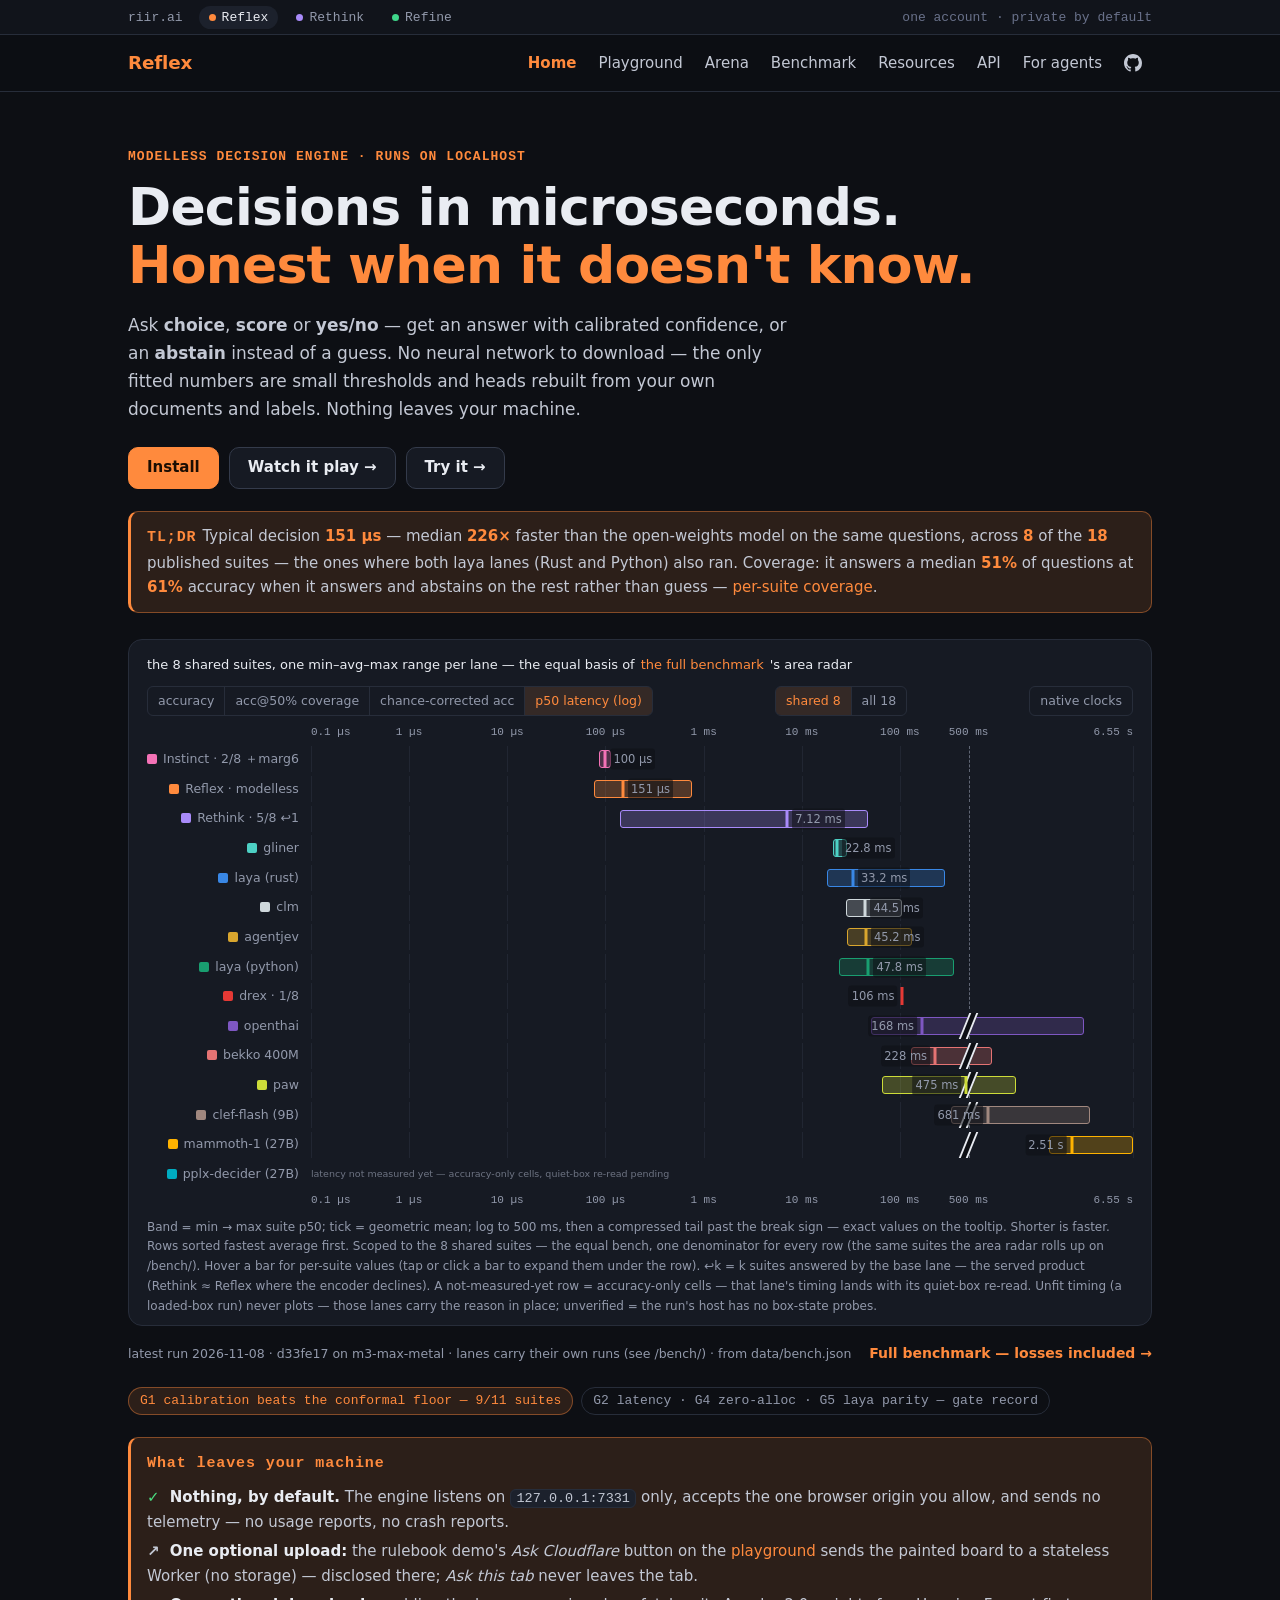
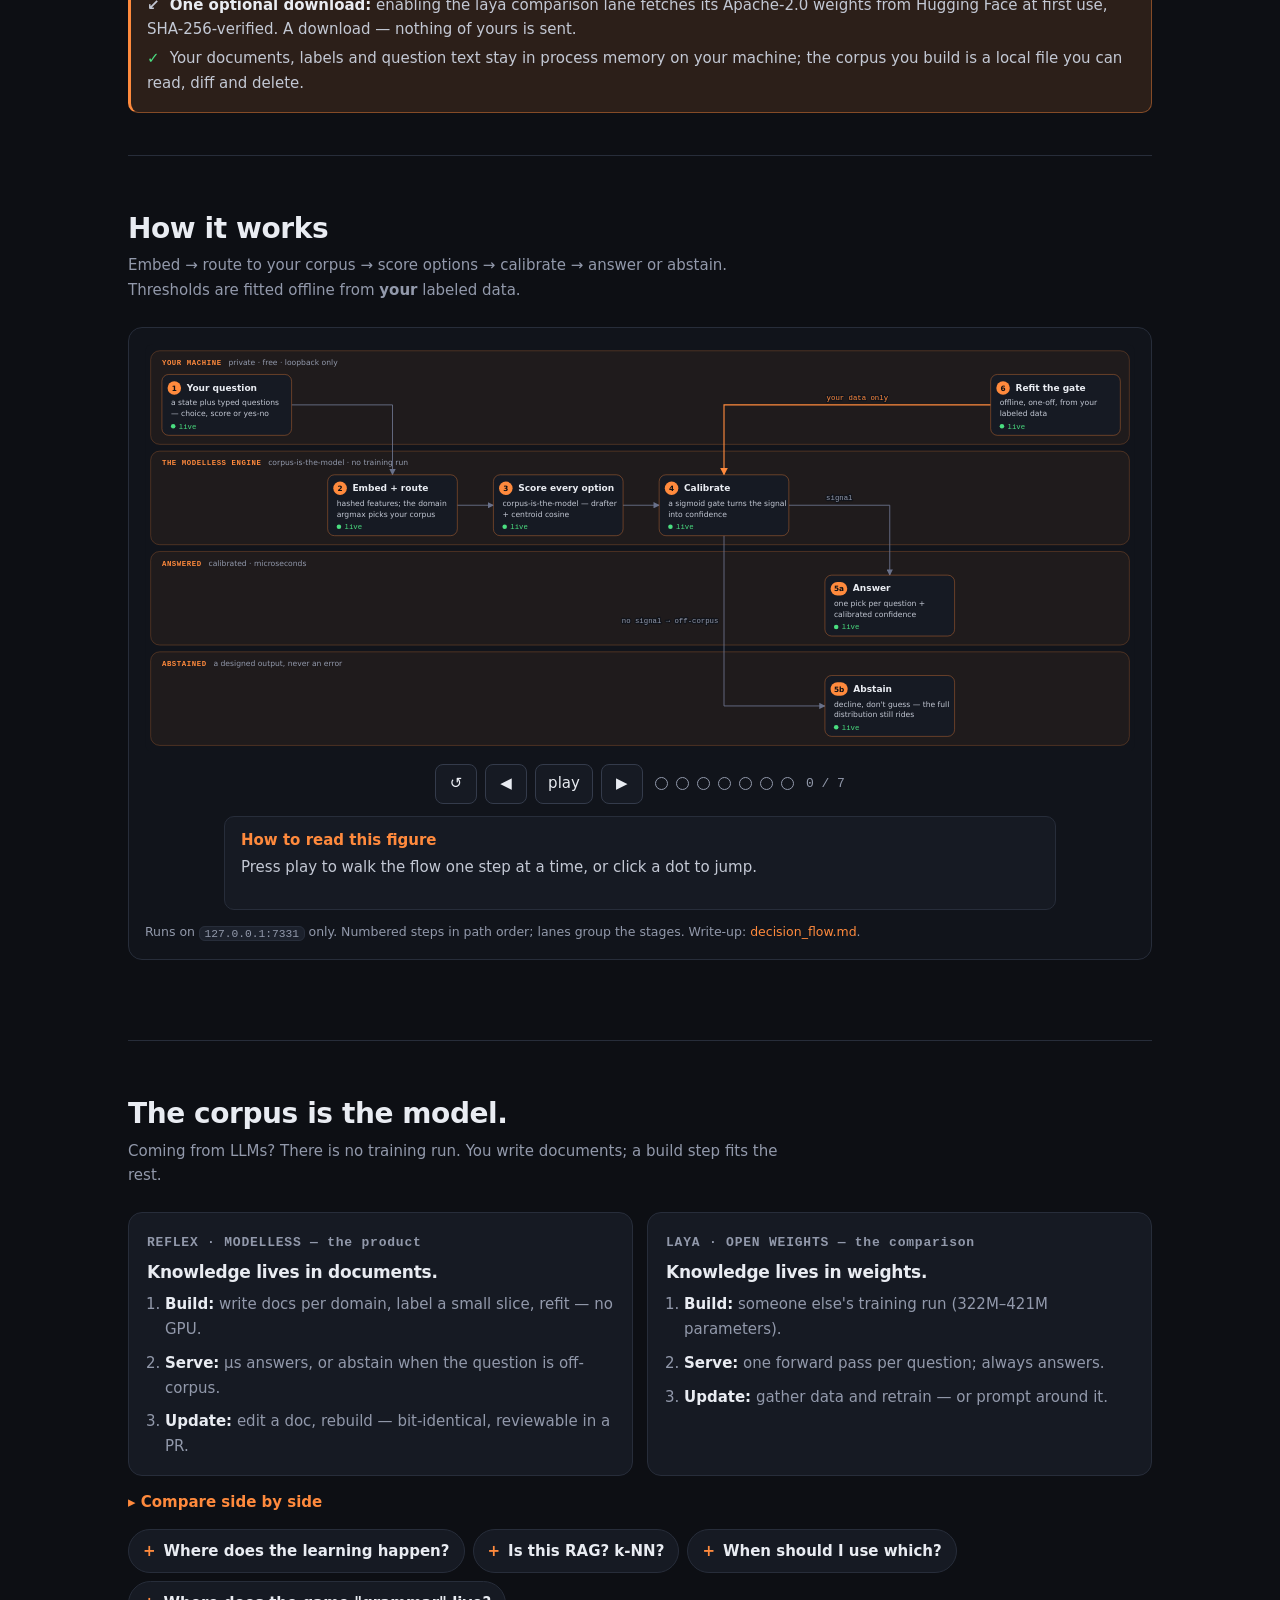
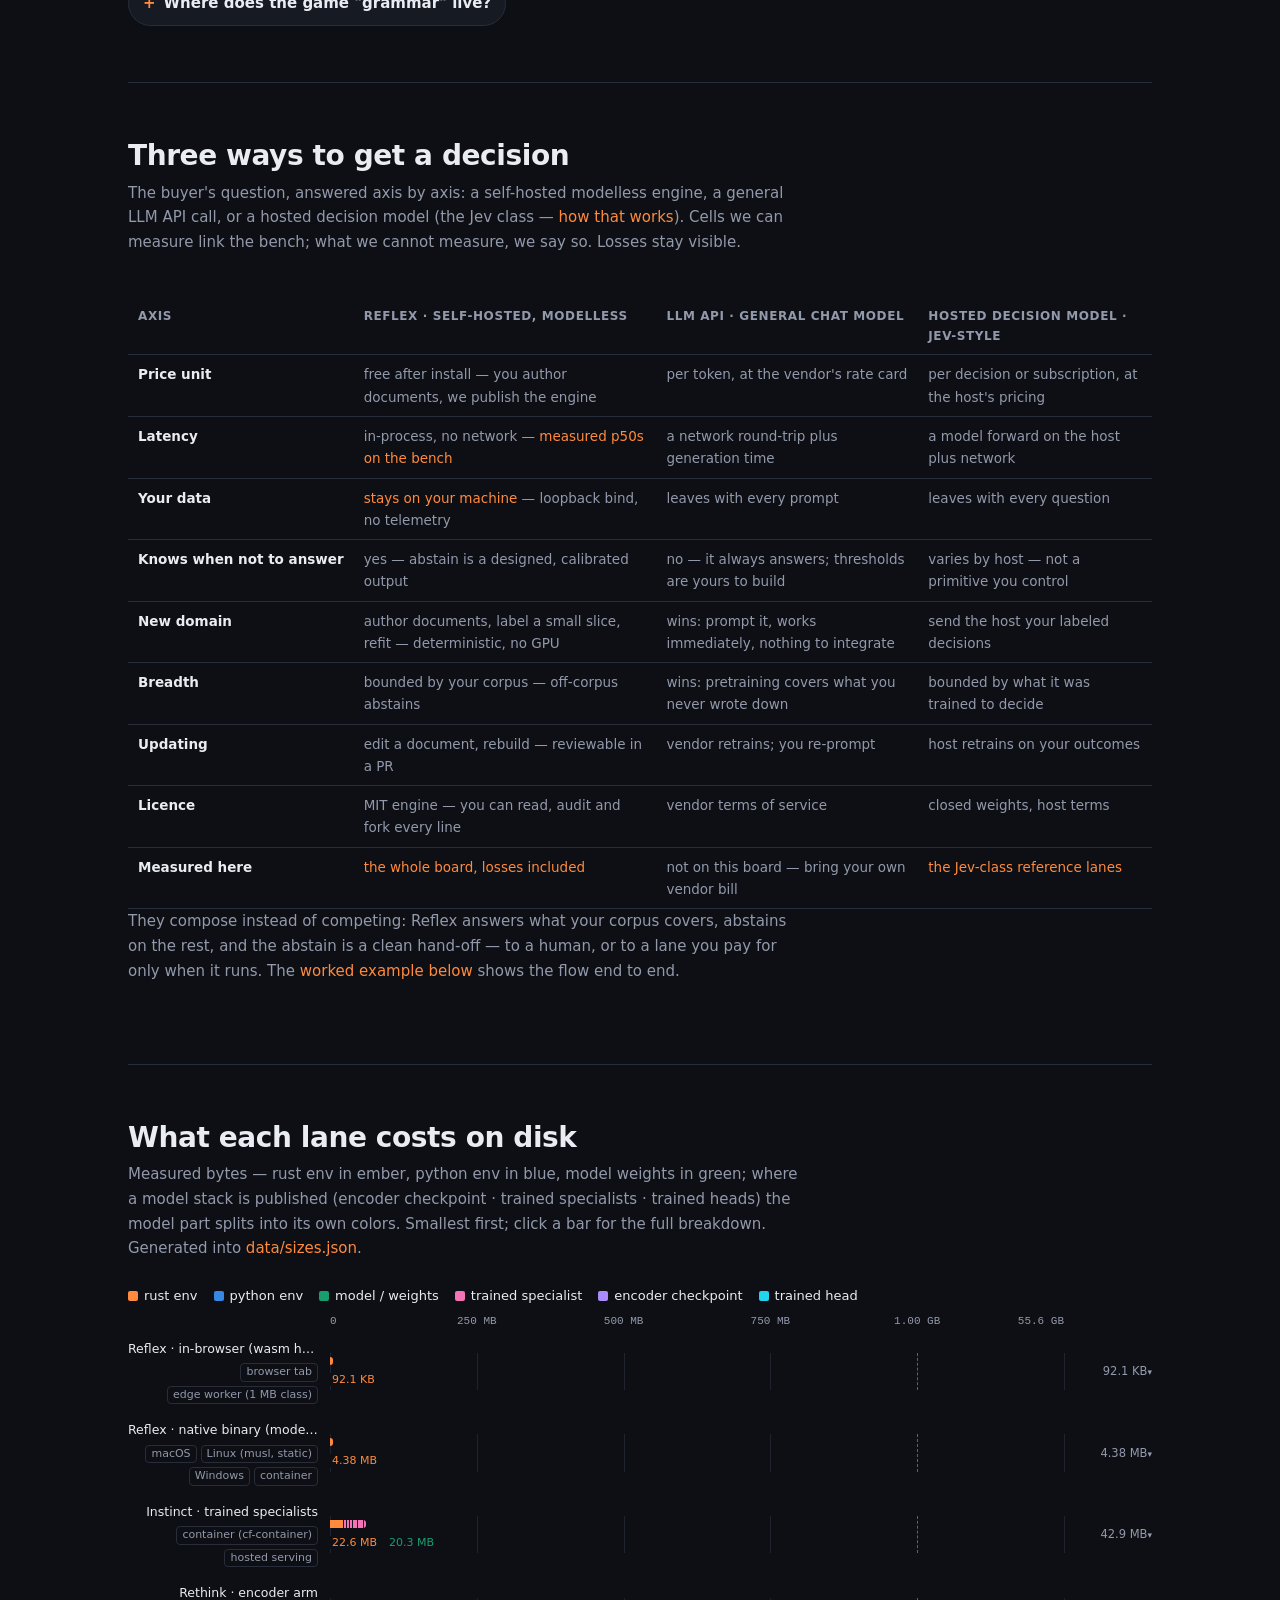
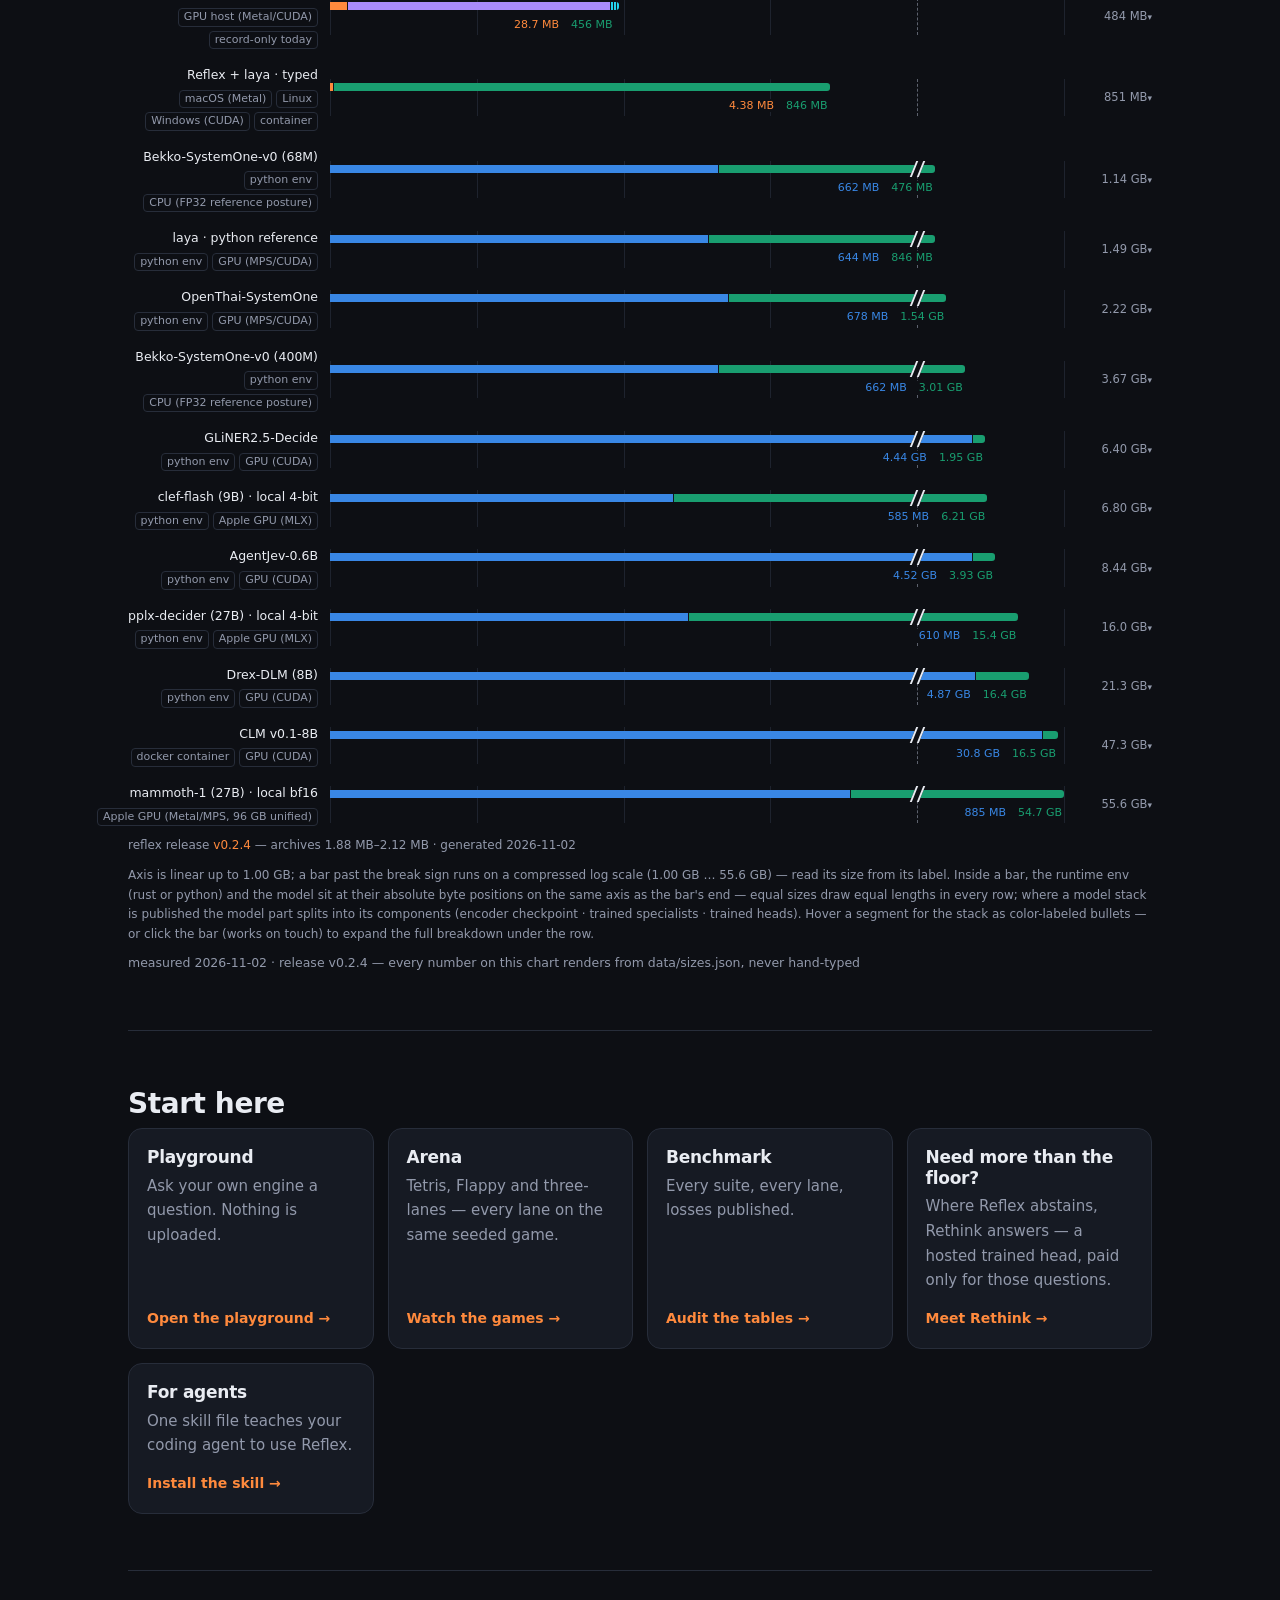
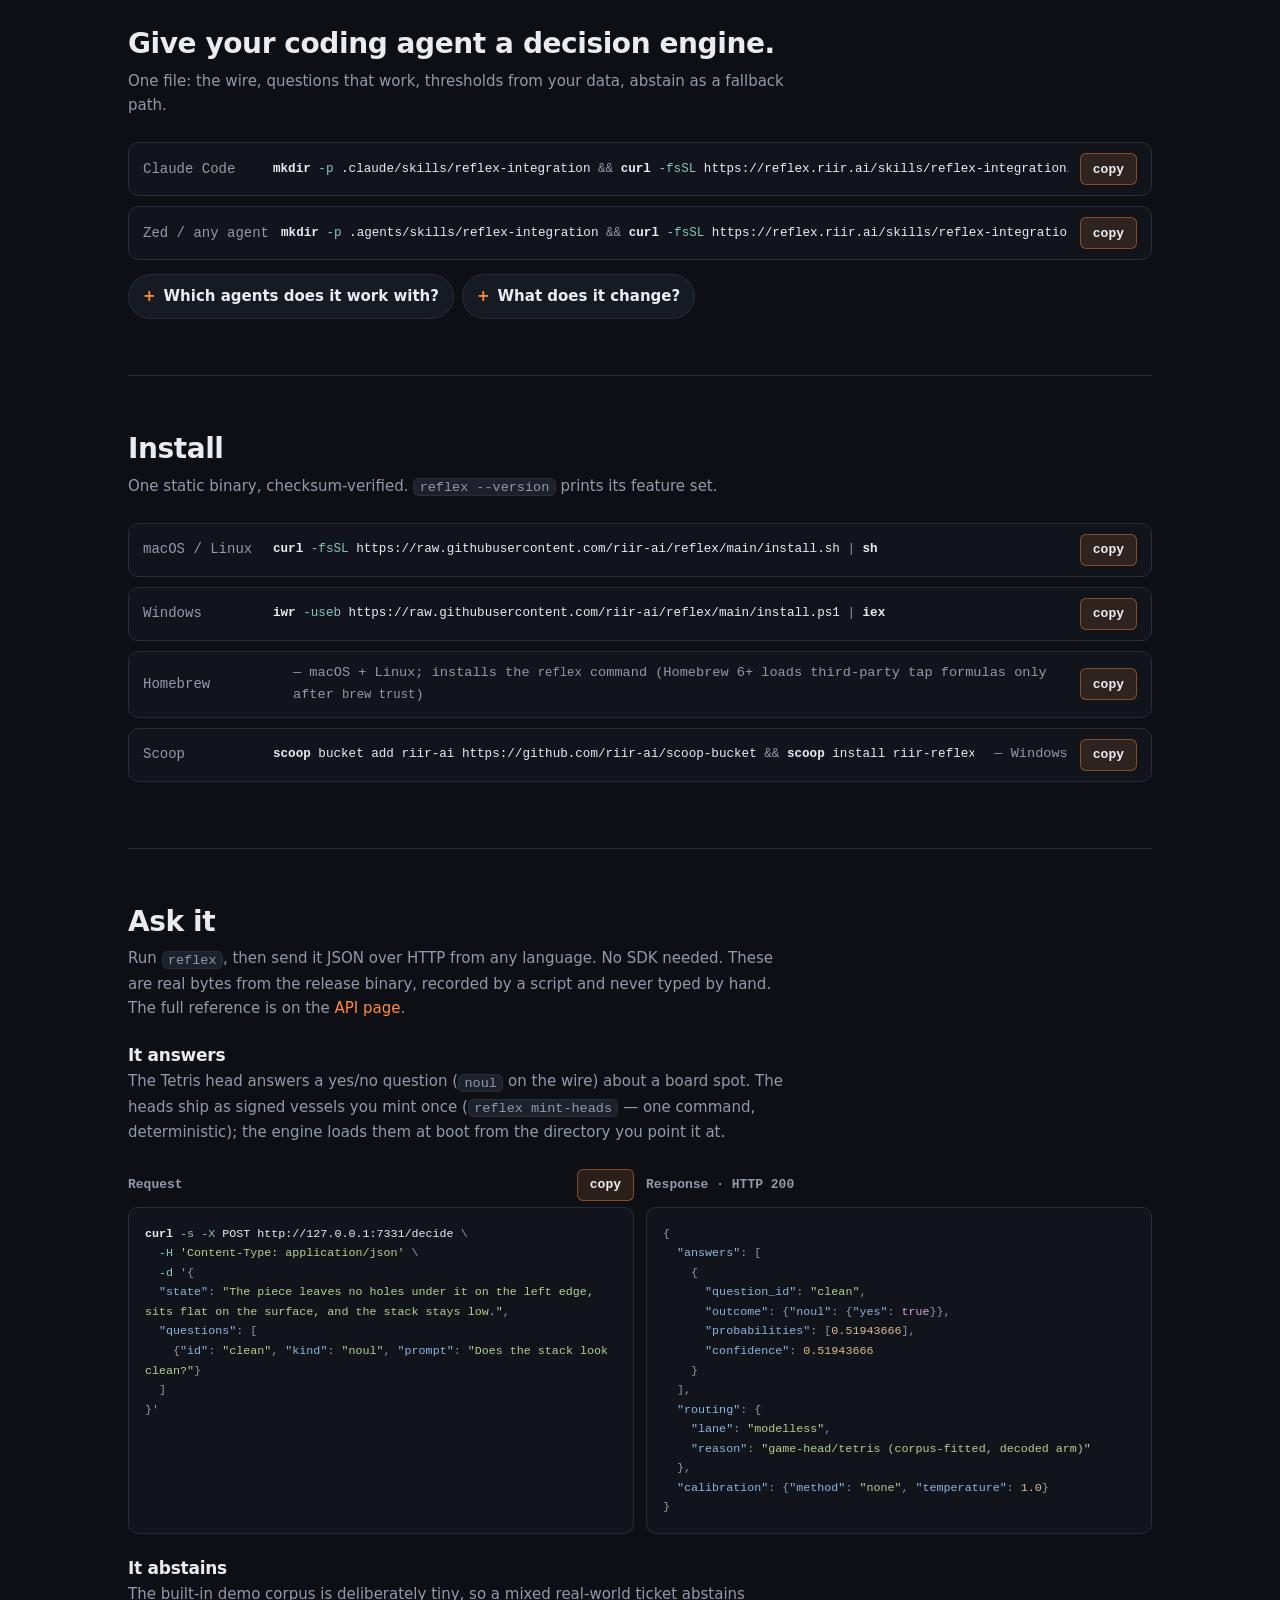
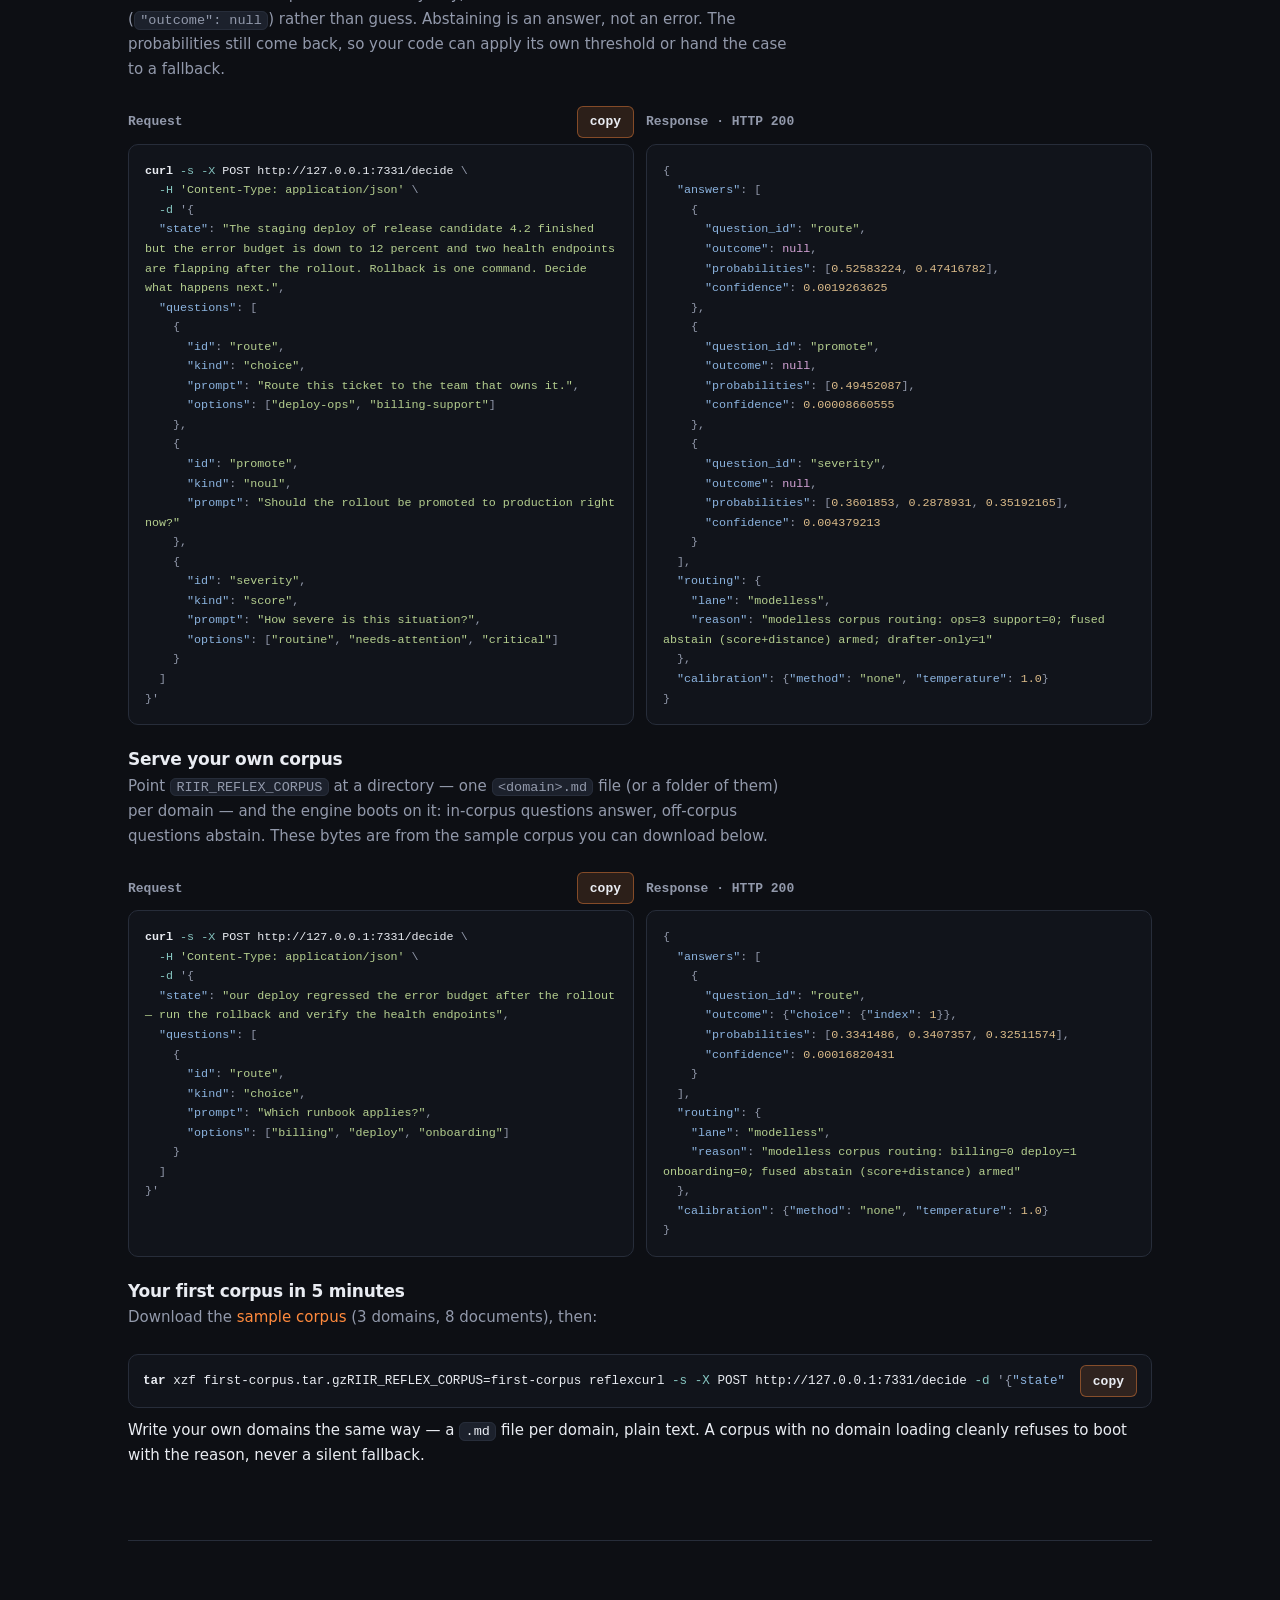
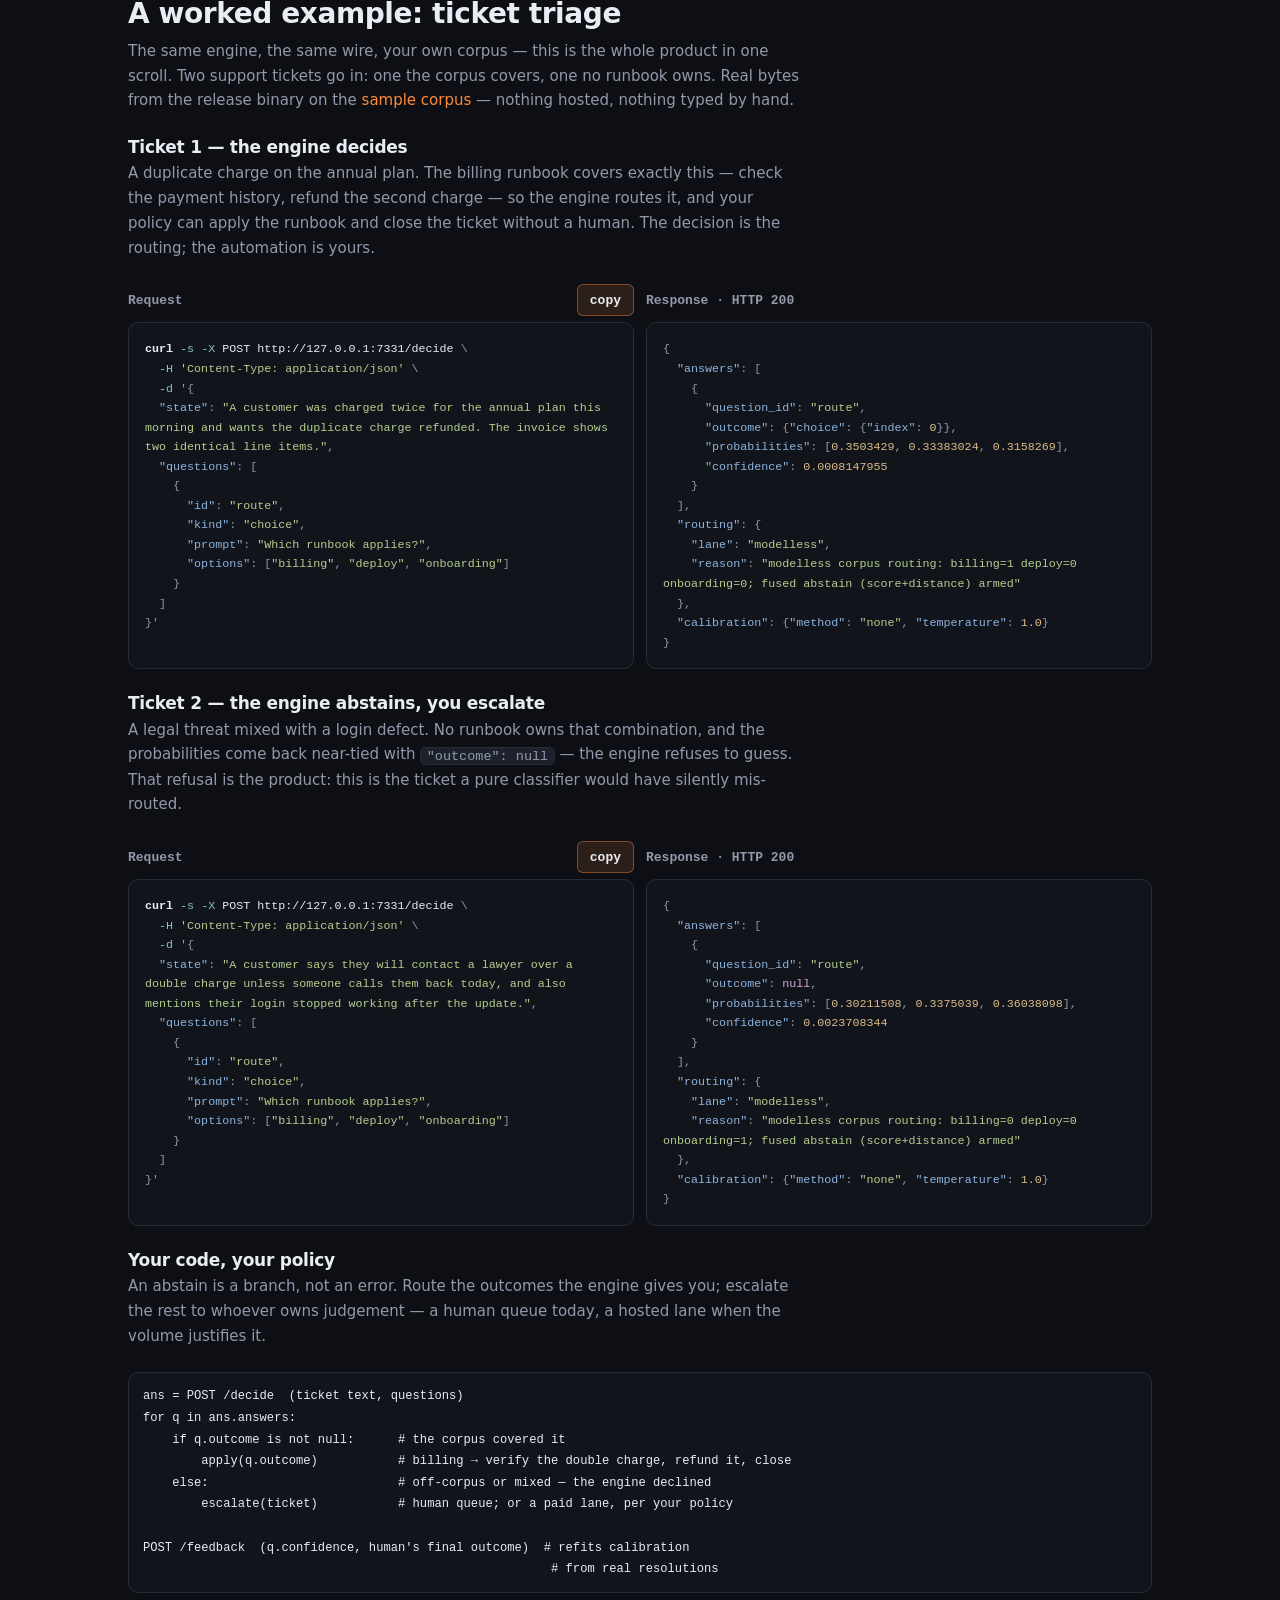
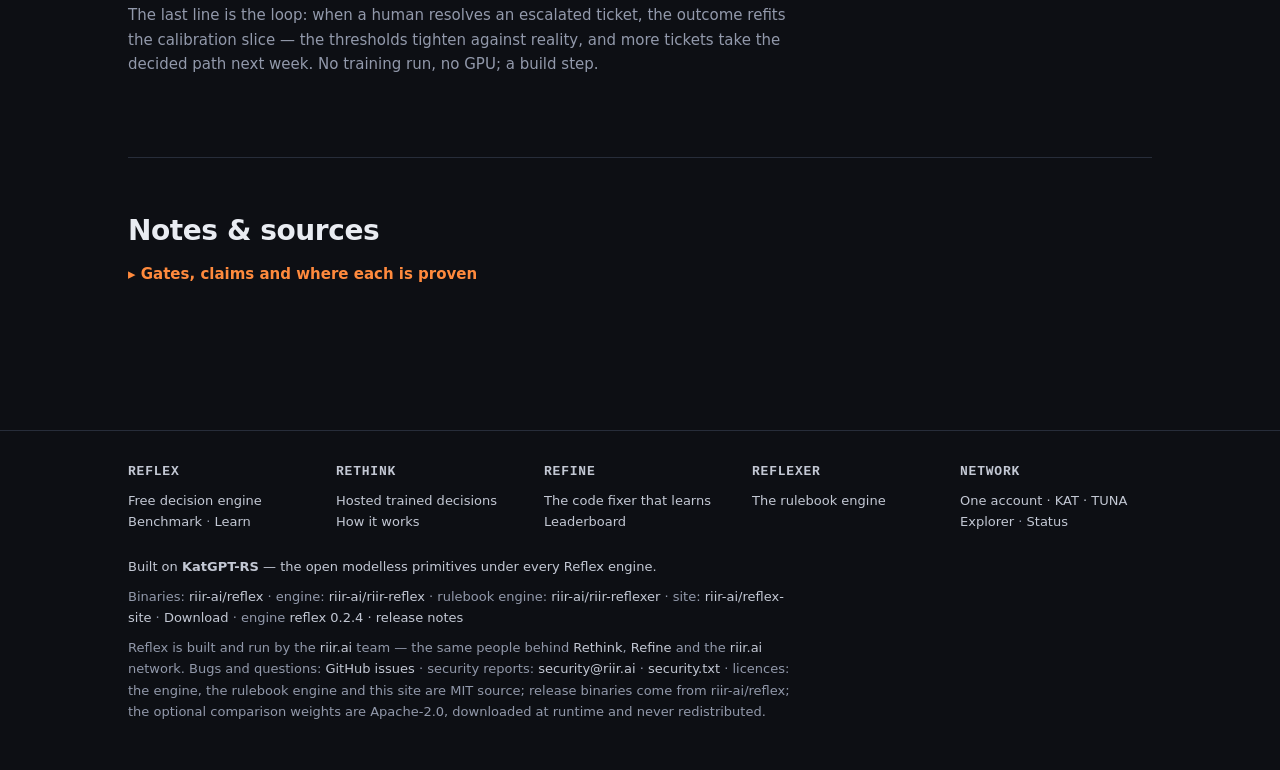
<file: index.html>
<!doctype html>
<html lang="en" data-product="reflex">
<head>
  <meta charset="utf-8">
  <meta name="viewport" content="width=device-width, initial-scale=1">
  <title>Reflex — a modelless decision engine for your machine</title>
  <meta name="description" content="Typed decisions (choice / score / yes-no) in microseconds, with calibrated confidence and a real abstain. No neural network; thresholds fitted from your labeled data; nothing leaves your machine.">
  <link rel="stylesheet" href="/assets/family.css">
  <link rel="stylesheet" href="/assets/style.css">
</head>
<body>

<nav class="gf-bar" aria-label="riir.ai family"><div class="wrap">
  <a class="gf-home" href="https://riir.ai/">riir.ai</a>
  <a class="gf-p gf-reflex"  href="https://reflex.riir.ai/" aria-current="page">Reflex</a>
  <a class="gf-p gf-rethink" href="https://rethink.riir.ai/">Rethink</a>
  <a class="gf-p gf-refine"  href="https://refine.riir.ai/">Refine</a>
  <span class="gf-tag">one account · private by default</span>
</div></nav>

<header class="site gf-head">
  <div class="wrap">
    <a class="gf-brand" href="/"><b>Reflex</b></a>
    <nav class="gf-nav" aria-label="Reflex">
      <a href="/" aria-current="page">Home</a>
      <a href="/playground/">Playground</a>
      <a href="/arena/">Arena</a>
      <a href="/bench/">Benchmark</a>
      <a href="/resources/">Resources</a>
      <a href="/docs/api/">API</a>
      <a href="/#skill">For agents</a>
      <a class="gh" href="https://github.com/riir-ai/riir-reflex" aria-label="Reflex on GitHub" title="github.com/riir-ai/riir-reflex"><svg viewBox="0 0 16 16" width="18" height="18" fill="currentColor" aria-hidden="true" focusable="false"><path d="M8 0C3.58 0 0 3.58 0 8c0 3.54 2.29 6.53 5.47 7.59.4.07.55-.17.55-.38 0-.19-.01-.82-.01-1.49-2.01.37-2.53-.49-2.69-.94-.09-.23-.48-.94-.82-1.13-.28-.15-.68-.52-.01-.53.63-.01 1.08.58 1.23.82.72 1.21 1.87.87 2.33.66.07-.52.28-.87.51-1.07-1.78-.2-3.64-.89-3.64-3.95 0-.87.31-1.59.82-2.15-.08-.2-.36-1.02.08-2.12 0 0 .67-.21 2.2.82.64-.18 1.32-.27 2-.27s1.36.09 2 .27c1.53-1.04 2.2-.82 2.2-.82.44 1.1.16 1.92.08 2.12.51.56.82 1.27.82 2.15 0 3.07-1.87 3.75-3.65 3.95.29.25.54.73.54 1.48 0 1.07-.01 1.93-.01 2.2 0 .21.15.46.55.38A8.01 8.01 0 0 0 16 8c0-4.42-3.58-8-8-8z"/></svg></a>
    </nav>
  </div>
</header>

<div class="wrap">

  <div class="hero">
    <p class="kicker">Modelless decision engine · runs on localhost</p>
    <h1>Decisions in microseconds.<br><em>Honest when it doesn't know.</em></h1>
    <p class="lead">
      Ask <strong>choice</strong>, <strong>score</strong> or <strong>yes/no</strong> — get an answer with
      calibrated confidence, or an <strong>abstain</strong> instead of a guess. No neural network to download — the only
      fitted numbers are small thresholds and heads rebuilt from your own documents and labels. Nothing leaves your machine.
    </p>

    <div class="cta-row">
      <a class="btn primary" href="#install">Install</a>
      <a class="btn" href="/arena/">Watch it play →</a>
      <a class="btn" href="/playground/">Try it →</a>
    </div>

    <div class="tldr" id="tldr">
      <b>TL;DR</b><span class="tldr-body" id="tldr-body">loading the measured numbers from <a href="/data/bench.json">data/bench.json</a>…</span>
    </div>

    <div id="bench-summary" aria-label="every published suite, averaged per lane">
      <p class="sub" style="margin:4px 0 8px">loading the averaged numbers from <code>data/bench.json</code>…</p>
    </div>
    <div class="after-chart">
      <p class="prov" id="home-prov" hidden></p>
      <a href="/bench/">Full benchmark — losses included →</a>
    </div>
    <div class="badges" id="gate-badges">
      <a class="badge" id="g1-badge" href="/bench/" hidden></a>
      <a class="badge muted" href="#notes">G2 latency · G4 zero-alloc · G5 laya parity — gate record</a>
    </div>

    <div class="tldr" id="privacy">
      <b>What leaves your machine</b>
      <ul>
        <li class="ok"><i>✓</i> <b>Nothing, by default.</b> The engine listens on <code>127.0.0.1:7331</code> only,
          accepts the one browser origin you allow, and sends no telemetry — no usage reports, no crash reports.</li>
        <li><i>↗</i> <b>One optional upload:</b> the rulebook demo's <em>Ask Cloudflare</em> button on the
          <a href="/playground/">playground</a> sends the painted board to a stateless Worker (no storage) —
          disclosed there; <em>Ask this tab</em> never leaves the tab.</li>
        <li><i>↙</i> <b>One optional download:</b> enabling the laya comparison lane fetches its Apache-2.0 weights
          from Hugging Face at first use, SHA-256-verified. A download — nothing of yours is sent.</li>
        <li class="ok"><i>✓</i> Your documents, labels and question text stay in process memory on your machine;
          the corpus you build is a local file you can read, diff and delete.</li>
      </ul>
    </div>
  </div>

  <section id="flow">
    <h2><a class="hlink" href="#flow">How it works</a></h2>
    <p class="sub">Embed → route to your corpus → score options → calibrate → answer or abstain.
      Thresholds are fitted offline from <strong>your</strong> labeled data.</p>
    <figure class="figure scrolls" data-walk="/assets/decision_flow.svg">
      <picture>
        <source media="(max-width: 720px)" srcset="/assets/decision_flow_m.svg" type="image/svg+xml" width="340" height="1064">
        <img style="--minw:1043px" src="/assets/decision_flow.svg" width="1756" height="724"
          alt="The Reflex decision flow, numbered along the path in four lanes. 1 your question — a state plus typed questions (choice, score or yes-no) on your machine. 2 embed and route: hashed features, the domain argmax picks your corpus. 3 score every option — corpus-is-the-model. 4 calibrate: a sigmoid gate turns the signal into confidence. If there is signal, 5a answers with one pick per question plus calibrated confidence; if not, 5b abstains — declines rather than guesses, the full distribution still riding. 6 loops back to the calibrator: thresholds refitted offline, one-off, from your own labeled data."
          loading="lazy">
      </picture>
      <figcaption>Runs on <code>127.0.0.1:7331</code> only. Numbered steps in path order;
        lanes group the stages. Write-up:
        <a href="https://github.com/riir-ai/riir-reflex/blob/HEAD/.docs/03_decision_flow/decision_flow.md">decision_flow.md</a>.</figcaption>
    </figure>
    <!-- gfflow:walk decision_flow.svg -->
<details class="gf-walk-static" data-walk-static="decision_flow.svg"><summary>Step by step: what goes in and what comes out</summary>
<ol class="gf-walk-list">
<li><p class="gf-walk-h"><b>1 · You ask</b></p><p>Your app sends a state plus typed questions over loopback — choice, score or yes-no. Nothing leaves your machine.</p><p class="gf-walk-io">IN · POST /decide</p><pre class="gf-code">{
  &quot;state&quot;: &quot;The piece leaves no holes under it on the left edge, sits flat on the surface, and the stack stays low.&quot;,
  &quot;questions&quot;: [
    {
      &quot;id&quot;: &quot;clean&quot;,
      &quot;kind&quot;: &quot;noul&quot;,
      &quot;prompt&quot;: &quot;Does the stack look clean?&quot;
    }
  ]
}</pre><p class="gf-walk-from">captured from the reflex 0.2.4 release binary, 2026-10-03 · POST /decide (answered request)</p></li>
<li><p class="gf-walk-h"><b>2 · Embed and route</b></p><p>The state is hashed into features and the domain argmax picks your corpus — the corpus IS the model here; no neural weights, no AI service.</p></li>
<li><p class="gf-walk-h"><b>3 · Score every option</b></p><p>Each option is scored against the corpus: the drafter&#x27;s compressed-length delta blended with the query&#x27;s cosine to the option&#x27;s corpus centroid — the cosine is the signal that ranks.</p></li>
<li><p class="gf-walk-h"><b>4 · Calibrate</b></p><p>A sigmoid gate turns the signal into confidence. The calibrator starts bit-identical to the raw readout and refits only from outcome evidence you supply — offline, one-off, yours.</p></li>
<li><p class="gf-walk-h"><b>5a · Signal — the answer</b></p><p>With signal, one pick per question goes back with calibrated confidence and the full distribution riding beside it. This game-head question is one the engine is sure on.</p><p class="gf-walk-io">IN · POST /decide</p><pre class="gf-code">{
  &quot;state&quot;: &quot;The piece leaves no holes under it on the left edge, sits flat on the surface, and the stack stays low.&quot;,
  &quot;questions&quot;: [
    {
      &quot;id&quot;: &quot;clean&quot;,
      &quot;kind&quot;: &quot;noul&quot;,
      &quot;prompt&quot;: &quot;Does the stack look clean?&quot;
    }
  ]
}</pre><p class="gf-walk-from">captured from the reflex 0.2.4 release binary, 2026-10-03 · POST /decide (answered request)</p><p class="gf-walk-io">OUT · sure: outcome yes</p><pre class="gf-code">{
  &quot;answers&quot;: [
    {
      &quot;question_id&quot;: &quot;clean&quot;,
      &quot;outcome&quot;: {
        &quot;noul&quot;: {
          &quot;yes&quot;: true
        }
      },
      &quot;probabilities&quot;: [0.51943666],
      &quot;confidence&quot;: 0.51943666
    }
  ],
  &quot;routing&quot;: {
    &quot;lane&quot;: &quot;modelless&quot;,
    &quot;reason&quot;: &quot;game-head/tetris (corpus-fitted, decoded arm)&quot;
  },
  &quot;calibration&quot;: {
    &quot;method&quot;: &quot;none&quot;,
    &quot;temperature&quot;: 1.0
  }
}</pre><p class="gf-walk-from">captured from the reflex 0.2.4 release binary, 2026-10-03 · POST /decide (answered response)</p></li>
<li><p class="gf-walk-h"><b>5b · No signal — the honest abstain</b></p><p>Off-corpus or low confidence yields outcome null: the engine declines instead of guessing, and the full distribution still rides for risk-coverage analysis. This kitchen question is nowhere near the corpus — the distance gate catches it.</p><p class="gf-walk-io">IN · POST /decide · off-corpus</p><pre class="gf-code">{
  &quot;state&quot;: &quot;My sourdough starter stopped rising after I moved it to a colder kitchen.&quot;,
  &quot;questions&quot;: [
    {
      &quot;id&quot;: &quot;route&quot;,
      &quot;kind&quot;: &quot;choice&quot;,
      &quot;prompt&quot;: &quot;Route this ticket to the team that owns it.&quot;,
      &quot;options&quot;: [
        &quot;deploy-ops&quot;,
        &quot;billing-support&quot;
      ]
    }
  ]
}</pre><p class="gf-walk-from">captured from the reflex 0.2.4 release binary, 2026-10-03 · POST /decide (off_corpus request)</p><p class="gf-walk-io">OUT · not sure: outcome null</p><pre class="gf-code">{
  &quot;answers&quot;: [
    {
      &quot;question_id&quot;: &quot;route&quot;,
      &quot;outcome&quot;: null,
      &quot;probabilities&quot;: [0.52577484, 0.47422513],
      &quot;confidence&quot;: 0.0019177794
    }
  ],
  &quot;routing&quot;: {
    &quot;lane&quot;: &quot;modelless&quot;,
    &quot;reason&quot;: &quot;modelless corpus routing: ops=0 support=1; fused abstain (score+distance) armed&quot;
  },
  &quot;calibration&quot;: {
    &quot;method&quot;: &quot;none&quot;,
    &quot;temperature&quot;: 1.0
  }
}</pre><p class="gf-walk-from">captured from the reflex 0.2.4 release binary, 2026-10-03 · POST /decide (off_corpus response)</p></li>
<li><p class="gf-walk-h"><b>6 · Refit from your data</b></p><p>Thresholds are fitted offline from labeled outcomes — never telemetry. The feedback wire is where outcome labels come back: report whether a past answer was right, and the engine recalibrates once it has enough reports.</p><p class="gf-walk-io">IN · POST /feedback · an outcome label</p><pre class="gf-code">{
  &quot;p&quot;: 0.51943666,
  &quot;outcome&quot;: true
}</pre><p class="gf-walk-from">captured from the reflex 0.2.4 release binary, 2026-10-03 · POST /feedback (feedback request)</p><p class="gf-walk-io">OUT · not enough reports yet — no refit</p><pre class="gf-code">{
  &quot;refit&quot;: false
}</pre><p class="gf-walk-from">captured from the reflex 0.2.4 release binary, 2026-10-03 · POST /feedback (feedback response)</p></li>
</ol>
</details>
<!-- /gfflow:walk -->
  </section>

  <section id="twolanes">
    <h2><a class="hlink" href="#twolanes">The corpus is the model.</a></h2>
    <p class="sub">Coming from LLMs? There is no training run. You write documents; a build step fits the rest.</p>

    <div class="teaser">
      <div class="cell">
        <span class="lbl">REFLEX · MODELLESS — the product</span>
        <h3>Knowledge lives in documents.</h3>
        <ol>
          <li><b>Build:</b> write docs per domain, label a small slice, refit — no GPU.</li>
          <li><b>Serve:</b> µs answers, or abstain when the question is off-corpus.</li>
          <li><b>Update:</b> edit a doc, rebuild — bit-identical, reviewable in a PR.</li>
        </ol>
      </div>
      <div class="cell">
        <span class="lbl">LAYA · OPEN WEIGHTS — the comparison</span>
        <h3>Knowledge lives in weights.</h3>
        <ol>
          <li><b>Build:</b> someone else's training run (322M–421M parameters).</li>
          <li><b>Serve:</b> one forward pass per question; always answers.</li>
          <li><b>Update:</b> gather data and retrain — or prompt around it.</li>
        </ol>
      </div>
    </div>

    <details class="more">
      <summary>Compare side by side</summary>
      <div class="diffs">
        <table>
          <thead>
            <tr><th>axis</th><th>Reflex · modelless</th><th>laya · open weights</th></tr>
          </thead>
          <tbody>
            <tr><td>Where knowledge lives</td><td>documents you can read, diff, review (any fitted heads are rebuilt from them)</td><td>322M–421M weights nobody reads</td></tr>
            <tr><td>New domain</td><td>author docs + refit from a labeled slice (a build step)</td><td>zero-shot from the base — or train a new specialist checkpoint</td></tr>
            <tr><td>Updating</td><td>edit a document and rebuild — deterministic</td><td>gather data, retrain — or prompt around it</td></tr>
            <tr><td>Abstain</td><td>a designed output: distance gate + calibrated confidence</td><td>not a primitive — it always answers; thresholding is the caller's job</td></tr>
            <tr><td>Calibration</td><td>Platt-style 2-parameter refit, audited (G1)</td><td>raw head probabilities</td></tr>
            <tr><td>Determinism</td><td>gated — cross-host bit-identity enforced at publish</td><td>repeat runs have matched — reproduced, not claimed</td></tr>
            <tr><td>Breadth</td><td>bounded by the corpus</td><td>pretraining carries zero-shot breadth</td></tr>
            <tr><td>Off-corpus</td><td>abstains, distribution still attached</td><td>answers anyway</td></tr>
            <tr><td>Deploy footprint</td><td>KB–MB of corpus text</td><td>GB-scale weights, downloaded at runtime (<a href="#sizes">measured below</a>)</td></tr>
          </tbody>
        </table>
      </div>
    </details>

    <div class="faqs">
      <details class="faq">
        <summary>Where does the learning happen?</summary>
        <p>In small, deterministic, replayable fits — not a training run. Confidence calibration is a
        2-parameter Platt-style solve; the two abstain thresholds are percentiles of your calibration
        slice; optional per-label linear heads are fitted at build time by a short fixed-order SGD. All
        replay bit-identically. A <code>/feedback</code> endpoint can refit calibration from outcomes.</p>
      </details>
      <details class="faq">
        <summary>Is this RAG? k-NN?</summary>
        <p>Closest cousins: nearest-centroid routing and retrieval-flavored scoring. The twist is the
        scorer — an LZ4 drafter treats the corpus as a compression dictionary, so "how many bytes does
        this option add" is a predictability signal with no learned parameters. The cosine term does
        most of the ranking.</p>
      </details>
      <details class="faq">
        <summary>When should I use which?</summary>
        <p>Modelless fits a typed answer space in a domain you can describe — routing, triage,
        workflow decisions. Trained models win on broad knowledge you can't author. They compose: an
        abstain is a signal to escalate to a model only when it's worth it.</p>
      </details>
      <details class="faq">
        <summary>Where does the game "grammar" live?</summary>
        <p>The arena's game heads write state and options as closed-grammar sentences so every answer
        decodes back to exact features. That is a convention of the game lanes, not the engine — text
        domains just use their documents.</p>
      </details>
    </div>
  </section>

  <section id="compare">
    <h2><a class="hlink" href="#compare">Three ways to get a decision</a></h2>
    <p class="sub">The buyer's question, answered axis by axis: a self-hosted modelless engine, a general
      LLM API call, or a hosted decision model (the Jev class — <a href="/resources/#learn">how that works</a>).
      Cells we can measure link the bench; what we cannot measure, we say so. Losses stay visible.</p>
    <div class="diffs">
      <table>
        <thead>
          <tr><th>axis</th><th>Reflex · self-hosted, modelless</th><th>LLM API · general chat model</th><th>Hosted decision model · Jev-style</th></tr>
        </thead>
        <tbody>
          <tr><td>Price unit</td><td>free after install — you author documents, we publish the engine</td><td>per token, at the vendor's rate card</td><td>per decision or subscription, at the host's pricing</td></tr>
          <tr><td>Latency</td><td>in-process, no network — <a href="/bench/?lane=modelless">measured p50s on the bench</a></td><td>a network round-trip plus generation time</td><td>a model forward on the host plus network</td></tr>
          <tr><td>Your data</td><td><a href="#privacy">stays on your machine</a> — loopback bind, no telemetry</td><td>leaves with every prompt</td><td>leaves with every question</td></tr>
          <tr><td>Knows when not to answer</td><td>yes — abstain is a designed, calibrated output</td><td>no — it always answers; thresholds are yours to build</td><td>varies by host — not a primitive you control</td></tr>
          <tr><td>New domain</td><td>author documents, label a small slice, refit — deterministic, no GPU</td><td>wins: prompt it, works immediately, nothing to integrate</td><td>send the host your labeled decisions</td></tr>
          <tr><td>Breadth</td><td>bounded by your corpus — off-corpus abstains</td><td>wins: pretraining covers what you never wrote down</td><td>bounded by what it was trained to decide</td></tr>
          <tr><td>Updating</td><td>edit a document, rebuild — reviewable in a PR</td><td>vendor retrains; you re-prompt</td><td>host retrains on your outcomes</td></tr>
          <tr><td>Licence</td><td>MIT engine — you can read, audit and fork every line</td><td>vendor terms of service</td><td>closed weights, host terms</td></tr>
          <tr><td>Measured here</td><td><a href="/bench/">the whole board, losses included</a></td><td>not on this board — bring your own vendor bill</td><td><a href="/bench/?lane=agentjev@4090-win">the Jev-class reference lanes</a></td></tr>
        </tbody>
      </table>
    </div>
    <p class="sub">They compose instead of competing: Reflex answers what your corpus covers, abstains on the rest,
      and the abstain is a clean hand-off — to a human, or to a lane you pay for only when it runs.
      The <a href="#triage">worked example below</a> shows the flow end to end.</p>
  </section>

  <section id="sizes">
    <h2><a class="hlink" href="#sizes">What each lane costs on disk</a></h2>
    <p class="sub">Measured bytes — rust env in ember, python env in blue, model weights in green; where a model stack is published (encoder checkpoint · trained specialists · trained heads) the model part splits into its own colors. Smallest first; click a bar for the full breakdown. Generated into
      <a href="/data/sizes.json">data/sizes.json</a>.</p>
    <div id="size-report" aria-label="disk footprint per candidate, smallest first">
      <p class="sub" style="margin:4px 0 8px">loading the measured footprints from <code>data/sizes.json</code>…</p>
    </div>
    <p class="prov" id="sizes-prov" hidden></p>
  </section>

  <section id="explore">
    <h2><a class="hlink" href="#explore">Start here</a></h2>
    <div class="pages">
      <div class="page-card">
        <h3>Playground</h3>
        <p>Ask your own engine a question. Nothing is uploaded.</p>
        <a class="cta" href="/playground/">Open the playground</a>
      </div>
      <div class="page-card">
        <h3>Arena</h3>
        <p>Tetris, Flappy and three-lanes — every lane on the same seeded game.</p>
        <a class="cta" href="/arena/">Watch the games</a>
      </div>
      <div class="page-card">
        <h3>Benchmark</h3>
        <p>Every suite, every lane, losses published.</p>
        <a class="cta" href="/bench/">Audit the tables</a>
      </div>
      <div class="page-card">
        <h3>Need more than the floor?</h3>
        <p>Where Reflex abstains, Rethink answers — a hosted trained head, paid only for those questions.</p>
        <a class="cta" href="https://rethink.riir.ai/">Meet Rethink</a>
      </div>
      <div class="page-card">
        <h3>For agents</h3>
        <p>One skill file teaches your coding agent to use Reflex.</p>
        <a class="cta" href="/#skill">Install the skill</a>
      </div>
    </div>
  </section>

  <section id="skill">
    <h2><a class="hlink" href="#skill">Give your coding agent a decision engine.</a></h2>
    <p class="sub">One file: the wire, questions that work, thresholds from your data, abstain as a fallback path.</p>
    <div class="cmd"><span class="os">Claude Code</span><code>mkdir -p .claude/skills/reflex-integration &amp;&amp; curl -fsSL https://reflex.riir.ai/skills/reflex-integration/SKILL.md -o .claude/skills/reflex-integration/SKILL.md</code><button data-copy="mkdir -p .claude/skills/reflex-integration &amp;&amp; curl -fsSL https://reflex.riir.ai/skills/reflex-integration/SKILL.md -o .claude/skills/reflex-integration/SKILL.md">copy</button></div>
    <div class="cmd"><span class="os">Zed / any agent</span><code>mkdir -p .agents/skills/reflex-integration &amp;&amp; curl -fsSL https://reflex.riir.ai/skills/reflex-integration/SKILL.md -o .agents/skills/reflex-integration/SKILL.md</code><button data-copy="mkdir -p .agents/skills/reflex-integration &amp;&amp; curl -fsSL https://reflex.riir.ai/skills/reflex-integration/SKILL.md -o .agents/skills/reflex-integration/SKILL.md">copy</button></div>
    <div class="faqs">
      <details class="faq">
        <summary>Which agents does it work with?</summary>
        <p>Claude Code reads <code>.claude/skills/</code>; Zed reads <code>.agents/skills/</code>. Any agent
        that takes a markdown instruction file works — it is plain instructions plus exact HTTP calls.</p>
      </details>
      <details class="faq">
        <summary>What does it change?</summary>
        <p>Without it, an agent asked to classify or route reaches for an LLM call. With it, the agent
        starts a local engine, asks typed questions, fits thresholds from your labeled data, handles
        abstain as a fallback — and reports measured accuracy instead of a guess.</p>
      </details>
    </div>
  </section>

  <section id="install">
    <h2><a class="hlink" href="#install">Install</a></h2>
    <p class="sub">One static binary, checksum-verified. <code>reflex --version</code> prints its feature set.</p>
    <div class="cmd"><span class="os">macOS / Linux</span><code>curl -fsSL https://raw.githubusercontent.com/riir-ai/reflex/main/install.sh | sh</code><button data-copy="curl -fsSL https://raw.githubusercontent.com/riir-ai/reflex/main/install.sh | sh">copy</button></div>
    <div class="cmd"><span class="os">Windows</span><code>iwr -useb https://raw.githubusercontent.com/riir-ai/reflex/main/install.ps1 | iex</code><button data-copy="iwr -useb https://raw.githubusercontent.com/riir-ai/reflex/main/install.ps1 | iex">copy</button></div>
    <div class="cmd"><span class="os">Homebrew</span><code>brew tap riir-ai/tap &amp;&amp; brew trust riir-ai/tap &amp;&amp; brew install riir-reflex</code> <span class="hint-inline">— macOS + Linux; installs the <code>reflex</code> command (Homebrew 6+ loads third-party tap formulas only after <code>brew trust</code>)</span><button data-copy="brew tap riir-ai/tap && brew trust riir-ai/tap && brew install riir-reflex">copy</button></div>
    <div class="cmd"><span class="os">Scoop</span><code>scoop bucket add riir-ai https://github.com/riir-ai/scoop-bucket &amp;&amp; scoop install riir-reflex</code> <span class="hint-inline">— Windows</span><button data-copy="scoop bucket add riir-ai https://github.com/riir-ai/scoop-bucket && scoop install riir-reflex">copy</button></div>
  </section>

  <section id="try-it">
    <h2><a class="hlink" href="#try-it">Ask it</a></h2>
    <p class="sub">Run <code>reflex</code>, then send it JSON over HTTP from any language. No SDK needed.
      These are real bytes from the release binary, recorded by a script and never typed by hand.
      The full reference is on the <a href="/docs/api/">API page</a>.</p>
    <h3 class="wire-cap">It answers</h3>
    <p class="sub">The Tetris head answers a yes/no question (<code>noul</code> on the wire) about a board spot.
      The heads ship as signed vessels you mint once (<code>reflex mint-heads</code> — one command, deterministic);
      the engine loads them at boot from the directory you point it at.</p>
    <!-- wire:case answered --><div class="wire-pair" data-wire-case="answered"><div class="wire-pane"><div class="wire-h">Request<button data-copy="curl -s -X POST http://127.0.0.1:7331/decide \
  -H 'Content-Type: application/json' \
  -d '{
  &quot;state&quot;: &quot;The piece leaves no holes under it on the left edge, sits flat on the surface, and the stack stays low.&quot;,
  &quot;questions&quot;: [
    {&quot;id&quot;: &quot;clean&quot;, &quot;kind&quot;: &quot;noul&quot;, &quot;prompt&quot;: &quot;Does the stack look clean?&quot;}
  ]
}'">copy</button></div><pre><code>curl -s -X POST http://127.0.0.1:7331/decide \
  -H 'Content-Type: application/json' \
  -d '{
  &quot;state&quot;: &quot;The piece leaves no holes under it on the left edge, sits flat on the surface, and the stack stays low.&quot;,
  &quot;questions&quot;: [
    {&quot;id&quot;: &quot;clean&quot;, &quot;kind&quot;: &quot;noul&quot;, &quot;prompt&quot;: &quot;Does the stack look clean?&quot;}
  ]
}'</code></pre></div><div class="wire-pane"><div class="wire-h">Response · HTTP 200</div><pre><code>{
  &quot;answers&quot;: [
    {
      &quot;question_id&quot;: &quot;clean&quot;,
      &quot;outcome&quot;: {&quot;noul&quot;: {&quot;yes&quot;: true}},
      &quot;probabilities&quot;: [0.51943666],
      &quot;confidence&quot;: 0.51943666
    }
  ],
  &quot;routing&quot;: {
    &quot;lane&quot;: &quot;modelless&quot;,
    &quot;reason&quot;: &quot;game-head/tetris (corpus-fitted, decoded arm)&quot;
  },
  &quot;calibration&quot;: {&quot;method&quot;: &quot;none&quot;, &quot;temperature&quot;: 1.0}
}</code></pre></div></div><!-- /wire:case -->
    <h3 class="wire-cap">It abstains</h3>
    <p class="sub">The built-in demo corpus is deliberately tiny, so a mixed real-world ticket abstains
      (<code>"outcome": null</code>) rather than guess. Abstaining is an answer, not an error. The probabilities still come back,
      so your code can apply its own threshold or hand the case to a fallback.</p>
    <!-- wire:case abstained --><div class="wire-pair" data-wire-case="abstained"><div class="wire-pane"><div class="wire-h">Request<button data-copy="curl -s -X POST http://127.0.0.1:7331/decide \
  -H 'Content-Type: application/json' \
  -d '{
  &quot;state&quot;: &quot;The staging deploy of release candidate 4.2 finished but the error budget is down to 12 percent and two health endpoints are flapping after the rollout. Rollback is one command. Decide what happens next.&quot;,
  &quot;questions&quot;: [
    {
      &quot;id&quot;: &quot;route&quot;,
      &quot;kind&quot;: &quot;choice&quot;,
      &quot;prompt&quot;: &quot;Route this ticket to the team that owns it.&quot;,
      &quot;options&quot;: [&quot;deploy-ops&quot;, &quot;billing-support&quot;]
    },
    {
      &quot;id&quot;: &quot;promote&quot;,
      &quot;kind&quot;: &quot;noul&quot;,
      &quot;prompt&quot;: &quot;Should the rollout be promoted to production right now?&quot;
    },
    {
      &quot;id&quot;: &quot;severity&quot;,
      &quot;kind&quot;: &quot;score&quot;,
      &quot;prompt&quot;: &quot;How severe is this situation?&quot;,
      &quot;options&quot;: [&quot;routine&quot;, &quot;needs-attention&quot;, &quot;critical&quot;]
    }
  ]
}'">copy</button></div><pre><code>curl -s -X POST http://127.0.0.1:7331/decide \
  -H 'Content-Type: application/json' \
  -d '{
  &quot;state&quot;: &quot;The staging deploy of release candidate 4.2 finished but the error budget is down to 12 percent and two health endpoints are flapping after the rollout. Rollback is one command. Decide what happens next.&quot;,
  &quot;questions&quot;: [
    {
      &quot;id&quot;: &quot;route&quot;,
      &quot;kind&quot;: &quot;choice&quot;,
      &quot;prompt&quot;: &quot;Route this ticket to the team that owns it.&quot;,
      &quot;options&quot;: [&quot;deploy-ops&quot;, &quot;billing-support&quot;]
    },
    {
      &quot;id&quot;: &quot;promote&quot;,
      &quot;kind&quot;: &quot;noul&quot;,
      &quot;prompt&quot;: &quot;Should the rollout be promoted to production right now?&quot;
    },
    {
      &quot;id&quot;: &quot;severity&quot;,
      &quot;kind&quot;: &quot;score&quot;,
      &quot;prompt&quot;: &quot;How severe is this situation?&quot;,
      &quot;options&quot;: [&quot;routine&quot;, &quot;needs-attention&quot;, &quot;critical&quot;]
    }
  ]
}'</code></pre></div><div class="wire-pane"><div class="wire-h">Response · HTTP 200</div><pre><code>{
  &quot;answers&quot;: [
    {
      &quot;question_id&quot;: &quot;route&quot;,
      &quot;outcome&quot;: null,
      &quot;probabilities&quot;: [0.52583224, 0.47416782],
      &quot;confidence&quot;: 0.0019263625
    },
    {
      &quot;question_id&quot;: &quot;promote&quot;,
      &quot;outcome&quot;: null,
      &quot;probabilities&quot;: [0.49452087],
      &quot;confidence&quot;: 0.00008660555
    },
    {
      &quot;question_id&quot;: &quot;severity&quot;,
      &quot;outcome&quot;: null,
      &quot;probabilities&quot;: [0.3601853, 0.2878931, 0.35192165],
      &quot;confidence&quot;: 0.004379213
    }
  ],
  &quot;routing&quot;: {
    &quot;lane&quot;: &quot;modelless&quot;,
    &quot;reason&quot;: &quot;modelless corpus routing: ops=3 support=0; fused abstain (score+distance) armed; drafter-only=1&quot;
  },
  &quot;calibration&quot;: {&quot;method&quot;: &quot;none&quot;, &quot;temperature&quot;: 1.0}
}</code></pre></div></div><!-- /wire:case -->
    <h3 class="wire-cap">Serve your own corpus</h3>
    <p class="sub">Point <code>RIIR_REFLEX_CORPUS</code> at a directory — one <code>&lt;domain&gt;.md</code> file (or a folder of them)
      per domain — and the engine boots on it: in-corpus questions answer, off-corpus questions abstain.
      These bytes are from the sample corpus you can download below.</p>
    <!-- wire:case corpus_answered --><div class="wire-pair" data-wire-case="corpus_answered"><div class="wire-pane"><div class="wire-h">Request<button data-copy="curl -s -X POST http://127.0.0.1:7331/decide \
  -H 'Content-Type: application/json' \
  -d '{
  &quot;state&quot;: &quot;our deploy regressed the error budget after the rollout — run the rollback and verify the health endpoints&quot;,
  &quot;questions&quot;: [
    {
      &quot;id&quot;: &quot;route&quot;,
      &quot;kind&quot;: &quot;choice&quot;,
      &quot;prompt&quot;: &quot;Which runbook applies?&quot;,
      &quot;options&quot;: [&quot;billing&quot;, &quot;deploy&quot;, &quot;onboarding&quot;]
    }
  ]
}'">copy</button></div><pre><code>curl -s -X POST http://127.0.0.1:7331/decide \
  -H 'Content-Type: application/json' \
  -d '{
  &quot;state&quot;: &quot;our deploy regressed the error budget after the rollout — run the rollback and verify the health endpoints&quot;,
  &quot;questions&quot;: [
    {
      &quot;id&quot;: &quot;route&quot;,
      &quot;kind&quot;: &quot;choice&quot;,
      &quot;prompt&quot;: &quot;Which runbook applies?&quot;,
      &quot;options&quot;: [&quot;billing&quot;, &quot;deploy&quot;, &quot;onboarding&quot;]
    }
  ]
}'</code></pre></div><div class="wire-pane"><div class="wire-h">Response · HTTP 200</div><pre><code>{
  &quot;answers&quot;: [
    {
      &quot;question_id&quot;: &quot;route&quot;,
      &quot;outcome&quot;: {&quot;choice&quot;: {&quot;index&quot;: 1}},
      &quot;probabilities&quot;: [0.3341486, 0.3407357, 0.32511574],
      &quot;confidence&quot;: 0.00016820431
    }
  ],
  &quot;routing&quot;: {
    &quot;lane&quot;: &quot;modelless&quot;,
    &quot;reason&quot;: &quot;modelless corpus routing: billing=0 deploy=1 onboarding=0; fused abstain (score+distance) armed&quot;
  },
  &quot;calibration&quot;: {&quot;method&quot;: &quot;none&quot;, &quot;temperature&quot;: 1.0}
}</code></pre></div></div><!-- /wire:case -->
    <h3 class="wire-cap">Your first corpus in 5 minutes</h3>
    <p class="sub">Download the <a href="/first-corpus.tar.gz">sample corpus</a> (3 domains, 8 documents), then:
      <div class="cmd"><code>tar xzf first-corpus.tar.gz<br>RIIR_REFLEX_CORPUS=first-corpus reflex<br>curl -s -X POST http://127.0.0.1:7331/decide -d '{"state":"our deploy regressed the error budget — run the rollback","questions":[{"id":"route","kind":"choice","prompt":"Which runbook applies?","options":["billing","deploy","onboarding"]}]}'</code><button data-copy="tar xzf first-corpus.tar.gz && RIIR_REFLEX_CORPUS=first-corpus reflex">copy</button></div>
    Write your own domains the same way — a <code>.md</code> file per domain, plain text. A corpus with no
      domain loading cleanly refuses to boot with the reason, never a silent fallback.</p>
  </section>

  <section id="triage">
    <h2><a class="hlink" href="#triage">A worked example: ticket triage</a></h2>
    <p class="sub">The same engine, the same wire, your own corpus — this is the whole product in one scroll.
      Two support tickets go in: one the corpus covers, one no runbook owns. Real bytes from the release
      binary on the <a href="/first-corpus.tar.gz">sample corpus</a> — nothing hosted, nothing typed by hand.</p>

    <h3 class="wire-cap">Ticket 1 — the engine decides</h3>
    <p class="sub">A duplicate charge on the annual plan. The billing runbook covers exactly this — check the
      payment history, refund the second charge — so the engine routes it, and your policy can apply the
      runbook and close the ticket without a human. The decision is the routing; the automation is yours.</p>
    <!-- wire:case triage_auto --><div class="wire-pair" data-wire-case="triage_auto"><div class="wire-pane"><div class="wire-h">Request<button data-copy="curl -s -X POST http://127.0.0.1:7331/decide \
  -H 'Content-Type: application/json' \
  -d '{
  &quot;state&quot;: &quot;A customer was charged twice for the annual plan this morning and wants the duplicate charge refunded. The invoice shows two identical line items.&quot;,
  &quot;questions&quot;: [
    {
      &quot;id&quot;: &quot;route&quot;,
      &quot;kind&quot;: &quot;choice&quot;,
      &quot;prompt&quot;: &quot;Which runbook applies?&quot;,
      &quot;options&quot;: [&quot;billing&quot;, &quot;deploy&quot;, &quot;onboarding&quot;]
    }
  ]
}'">copy</button></div><pre><code>curl -s -X POST http://127.0.0.1:7331/decide \
  -H 'Content-Type: application/json' \
  -d '{
  &quot;state&quot;: &quot;A customer was charged twice for the annual plan this morning and wants the duplicate charge refunded. The invoice shows two identical line items.&quot;,
  &quot;questions&quot;: [
    {
      &quot;id&quot;: &quot;route&quot;,
      &quot;kind&quot;: &quot;choice&quot;,
      &quot;prompt&quot;: &quot;Which runbook applies?&quot;,
      &quot;options&quot;: [&quot;billing&quot;, &quot;deploy&quot;, &quot;onboarding&quot;]
    }
  ]
}'</code></pre></div><div class="wire-pane"><div class="wire-h">Response · HTTP 200</div><pre><code>{
  &quot;answers&quot;: [
    {
      &quot;question_id&quot;: &quot;route&quot;,
      &quot;outcome&quot;: {&quot;choice&quot;: {&quot;index&quot;: 0}},
      &quot;probabilities&quot;: [0.3503429, 0.33383024, 0.3158269],
      &quot;confidence&quot;: 0.0008147955
    }
  ],
  &quot;routing&quot;: {
    &quot;lane&quot;: &quot;modelless&quot;,
    &quot;reason&quot;: &quot;modelless corpus routing: billing=1 deploy=0 onboarding=0; fused abstain (score+distance) armed&quot;
  },
  &quot;calibration&quot;: {&quot;method&quot;: &quot;none&quot;, &quot;temperature&quot;: 1.0}
}</code></pre></div></div><!-- /wire:case -->

    <h3 class="wire-cap">Ticket 2 — the engine abstains, you escalate</h3>
    <p class="sub">A legal threat mixed with a login defect. No runbook owns that combination, and the
      probabilities come back near-tied with <code>"outcome": null</code> — the engine refuses to guess.
      That refusal is the product: this is the ticket a pure classifier would have silently mis-routed.</p>
    <!-- wire:case triage_escalate --><div class="wire-pair" data-wire-case="triage_escalate"><div class="wire-pane"><div class="wire-h">Request<button data-copy="curl -s -X POST http://127.0.0.1:7331/decide \
  -H 'Content-Type: application/json' \
  -d '{
  &quot;state&quot;: &quot;A customer says they will contact a lawyer over a double charge unless someone calls them back today, and also mentions their login stopped working after the update.&quot;,
  &quot;questions&quot;: [
    {
      &quot;id&quot;: &quot;route&quot;,
      &quot;kind&quot;: &quot;choice&quot;,
      &quot;prompt&quot;: &quot;Which runbook applies?&quot;,
      &quot;options&quot;: [&quot;billing&quot;, &quot;deploy&quot;, &quot;onboarding&quot;]
    }
  ]
}'">copy</button></div><pre><code>curl -s -X POST http://127.0.0.1:7331/decide \
  -H 'Content-Type: application/json' \
  -d '{
  &quot;state&quot;: &quot;A customer says they will contact a lawyer over a double charge unless someone calls them back today, and also mentions their login stopped working after the update.&quot;,
  &quot;questions&quot;: [
    {
      &quot;id&quot;: &quot;route&quot;,
      &quot;kind&quot;: &quot;choice&quot;,
      &quot;prompt&quot;: &quot;Which runbook applies?&quot;,
      &quot;options&quot;: [&quot;billing&quot;, &quot;deploy&quot;, &quot;onboarding&quot;]
    }
  ]
}'</code></pre></div><div class="wire-pane"><div class="wire-h">Response · HTTP 200</div><pre><code>{
  &quot;answers&quot;: [
    {
      &quot;question_id&quot;: &quot;route&quot;,
      &quot;outcome&quot;: null,
      &quot;probabilities&quot;: [0.30211508, 0.3375039, 0.36038098],
      &quot;confidence&quot;: 0.0023708344
    }
  ],
  &quot;routing&quot;: {
    &quot;lane&quot;: &quot;modelless&quot;,
    &quot;reason&quot;: &quot;modelless corpus routing: billing=0 deploy=0 onboarding=1; fused abstain (score+distance) armed&quot;
  },
  &quot;calibration&quot;: {&quot;method&quot;: &quot;none&quot;, &quot;temperature&quot;: 1.0}
}</code></pre></div></div><!-- /wire:case -->

    <h3 class="wire-cap">Your code, your policy</h3>
    <p class="sub">An abstain is a branch, not an error. Route the outcomes the engine gives you; escalate the
      rest to whoever owns judgement — a human queue today, a hosted lane when the volume justifies it.</p>
    <pre class="policy"><code data-lang="off">ans = POST /decide  (ticket text, questions)
for q in ans.answers:
    if q.outcome is not null:      # the corpus covered it
        apply(q.outcome)           # billing → verify the double charge, refund it, close
    else:                          # off-corpus or mixed — the engine declined
        escalate(ticket)           # human queue; or a paid lane, per your policy

POST /feedback  (q.confidence, human's final outcome)  # refits calibration
                                                        # from real resolutions</code></pre>
    <p class="sub">The last line is the loop: when a human resolves an escalated ticket, the outcome refits
      the calibration slice — the thresholds tighten against reality, and more tickets take the decided
      path next week. No training run, no GPU; a build step.</p>
  </section>

  <section id="notes">
    <h2><a class="hlink" href="#notes">Notes &amp; sources</a></h2>
    <details class="more">
      <summary>Gates, claims and where each is proven</summary>
      <ul class="notes-list">
        <li><b>Every number above the fold</b> (TL;DR, chart, G1 badge) is computed in your browser from
          <a href="/data/bench.json">data/bench.json</a>, which is generated by the open harness — never hand-typed.
          <span class="src"><a href="https://github.com/riir-ai/reflex-site/blob/HEAD/scripts/publish_bench.py">publish_bench.py</a></span></li>
        <li><b>G1 calibration</b> — the fitted confidence must beat both the raw readout and the conformal-naive floor.
          It is not an accuracy gate; suites whose calibration window is too thin make no claim.
          <span class="src"><a href="/bench/">per-suite verdicts</a></span>
          <span class="src">Angelopoulos &amp; Bates, <a href="https://arxiv.org/abs/2107.07511">conformal prediction</a> (2021)</span></li>
        <li><b>G2 latency</b> (p99 per decision set) and <b>G4 zero allocations</b> on the hot path are GOAT-gated in the engine repo.
          <span class="src"><a href="https://github.com/riir-ai/riir-reflex/blob/HEAD/benches/decision_set_goat.rs">decision_set_goat.rs</a></span>
          <span class="src"><a href="https://github.com/riir-ai/riir-reflex#the-gates-plan-603-goat">gate table</a></span></li>
        <li><b>G5 laya parity</b> — our Rust port must match the reference checkpoints' top-1 answers (≥ 99.9%) within 1e-3 probability drift.
          <span class="src"><a href="https://github.com/riir-ai/riir-reflex/blob/HEAD/tests/laya_riir_parity.rs">laya_riir_parity.rs</a></span></li>
        <li><b>laya weights are never redistributed.</b> The optional comparison lane loads Apache-2.0 checkpoints (ModernBERT, mmBERT,
          mask-scoring head) from Hugging Face at runtime, SHA-256-verified; their license ships in every release's THIRD_PARTY_LICENSES.md.
          <span class="src"><a href="https://huggingface.co/brainfunctioncollapse">brainfunctioncollapse</a></span>
          <span class="src"><a href="https://www.brainfunctioncollapse.com/laya/">laya</a></span></li>
        <li><b>Privacy:</b> the engine listens on <code>127.0.0.1:7331</code>, accepts one allowed browser origin, and sends no telemetry.</li>
        <li>The skill-section pattern is borrowed with thanks from the
          <a href="https://www.brainfunctioncollapse.com/laya/#skill">laya page</a>; the file itself is written fresh against Reflex.</li>
        <li>Not affiliated with, or endorsed by, TypeSafe AI; Jev is their product, named only to compare against.</li>
      </ul>
    </details>
  </section>

</div>

<footer class="site gf-foot">
  <div class="wrap">
    <div class="gf-grid">
      <div><h4>Reflex</h4><a href="https://reflex.riir.ai/">Free decision engine</a><br>
        <a href="https://reflex.riir.ai/bench/">Benchmark</a> · <a href="https://reflex.riir.ai/resources/">Learn</a></div>
      <div><h4>Rethink</h4><a href="https://rethink.riir.ai/">Hosted trained decisions</a><br>
        <a href="https://rethink.riir.ai/#how">How it works</a></div>
      <div><h4>Refine</h4><a href="https://refine.riir.ai/">The code fixer that learns</a><br>
        <a href="https://refine.riir.ai/leaderboard">Leaderboard</a></div>
      <div><h4>Reflexer</h4><a href="https://reflexer.riir.ai/">The rulebook engine</a></div>
      <div><h4>Network</h4><a href="https://riir.ai/">One account · KAT · TUNA</a><br>
        <a href="https://riir.ai/explorer?format=html">Explorer</a> · <a href="https://riir.ai/status?format=html">Status</a></div>
    </div>
    <div class="gf-legal">
      <div class="credit">
      Built on <a href="https://github.com/katopz/katgpt-rs">KatGPT-RS</a> — the open modelless primitives under every Reflex engine.
    </div>
      <div class="fine">
      Binaries: <a href="https://github.com/riir-ai/reflex">riir-ai/reflex</a> ·
      engine: <a href="https://github.com/riir-ai/riir-reflex">riir-ai/riir-reflex</a> ·
      rulebook engine: <a href="https://github.com/riir-ai/riir-reflexer">riir-ai/riir-reflexer</a> ·
      site: <a href="https://github.com/riir-ai/reflex-site">riir-ai/reflex-site</a> ·
      <a href="https://github.com/riir-ai/reflex/releases">Download</a> ·
      <!-- wire:version --><span data-wire-version>engine <a href="https://github.com/riir-ai/reflex/releases/tag/v0.2.4">reflex 0.2.4 · release notes</a></span><!-- /wire:version -->
    </div>
      <div class="fine about">
      Reflex is built and run by the <a href="https://github.com/riir-ai">riir.ai</a> team — the same people behind
      <a href="https://rethink.riir.ai/">Rethink</a>, <a href="https://refine.riir.ai/">Refine</a> and the <a href="https://riir.ai/">riir.ai</a> network.
      Bugs and questions: <a href="https://github.com/riir-ai/riir-reflex/issues">GitHub issues</a> ·
      security reports: <a href="mailto:security@riir.ai">security@riir.ai</a> · <a href="/.well-known/security.txt">security.txt</a> ·
      licences: the engine, the rulebook engine and this site are MIT source; release binaries come from riir-ai/reflex;
      the optional comparison weights are Apache-2.0, downloaded at runtime and never redistributed.
      </div>
    </div>
  </div>
</footer>

<script src="/assets/bench-charts.js"></script>
<script src="/assets/bench_provenance.js"></script>
<script src="/assets/size-charts.js"></script>
<script src="/assets/family_hl.js"></script>
<script src="/assets/app.js"></script>
<script type="module" src="/assets/flow_walk.js"></script>
</body>
</html>
</file>
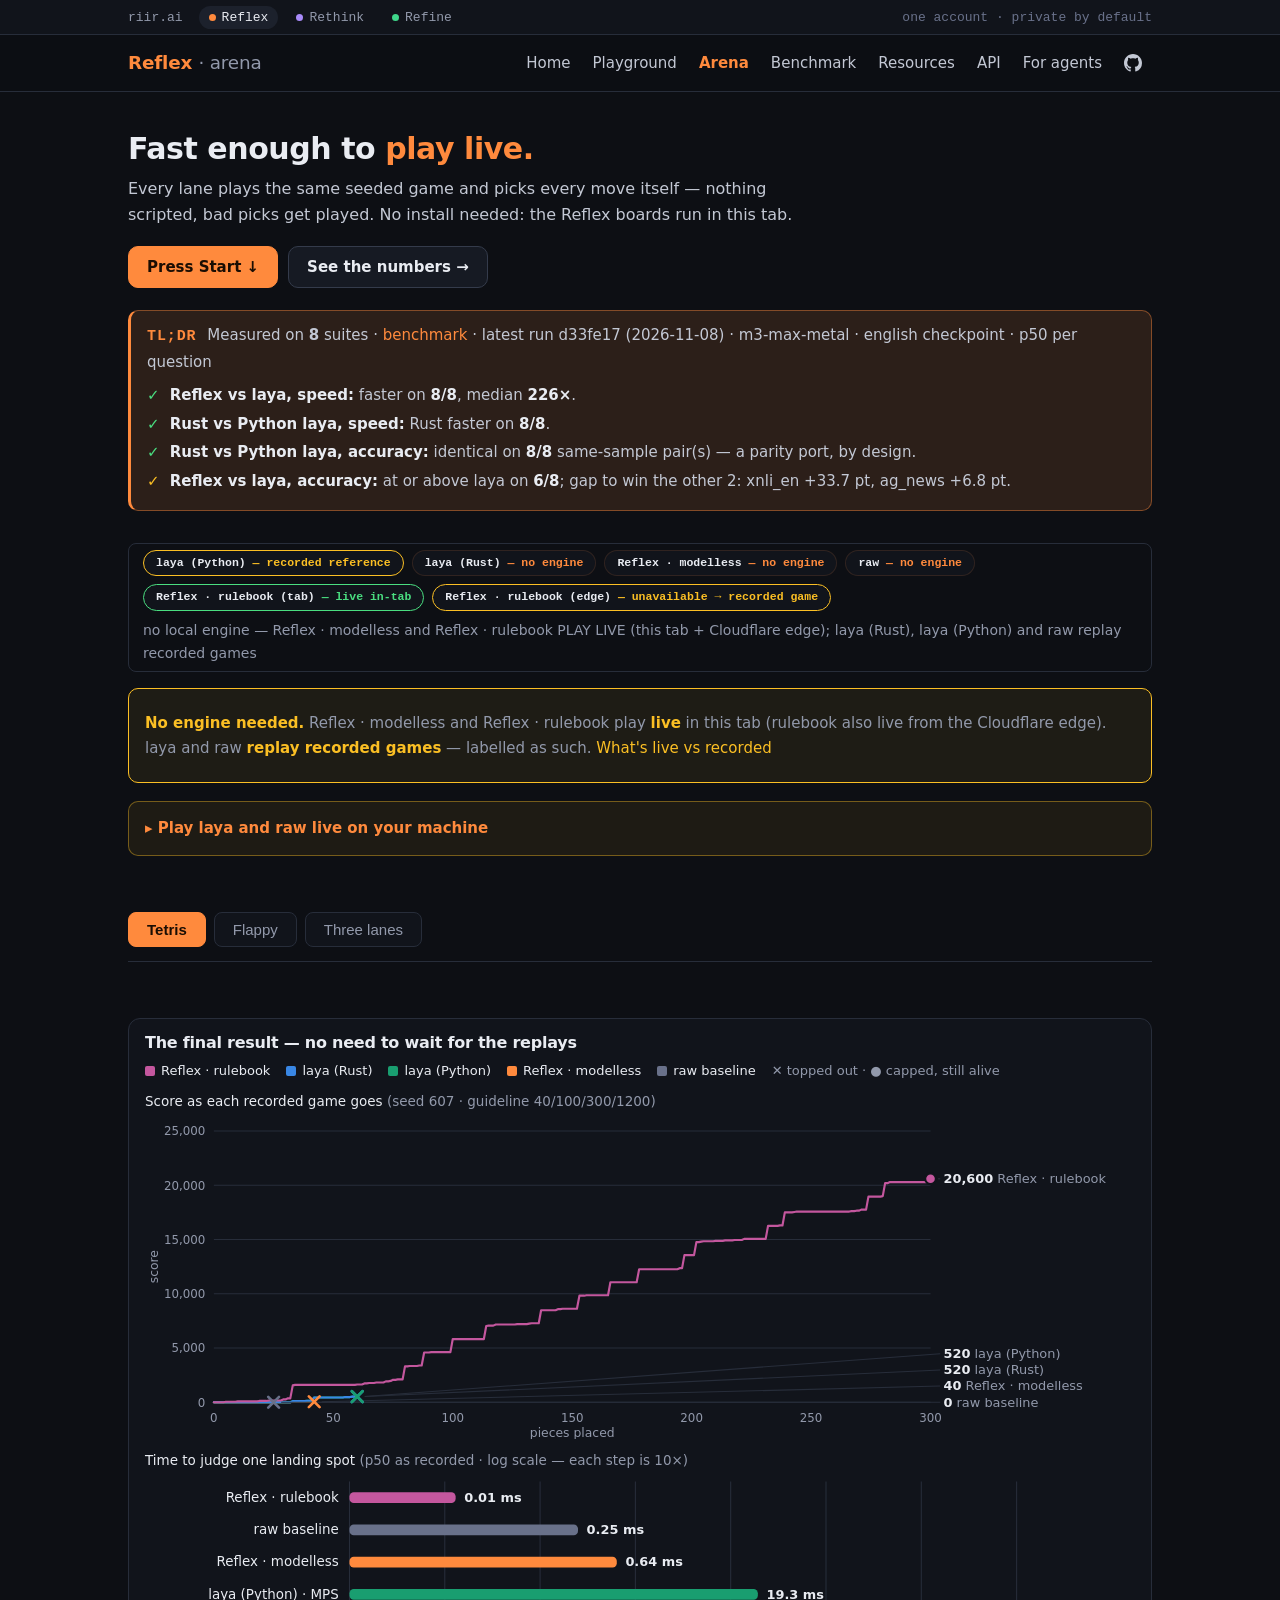
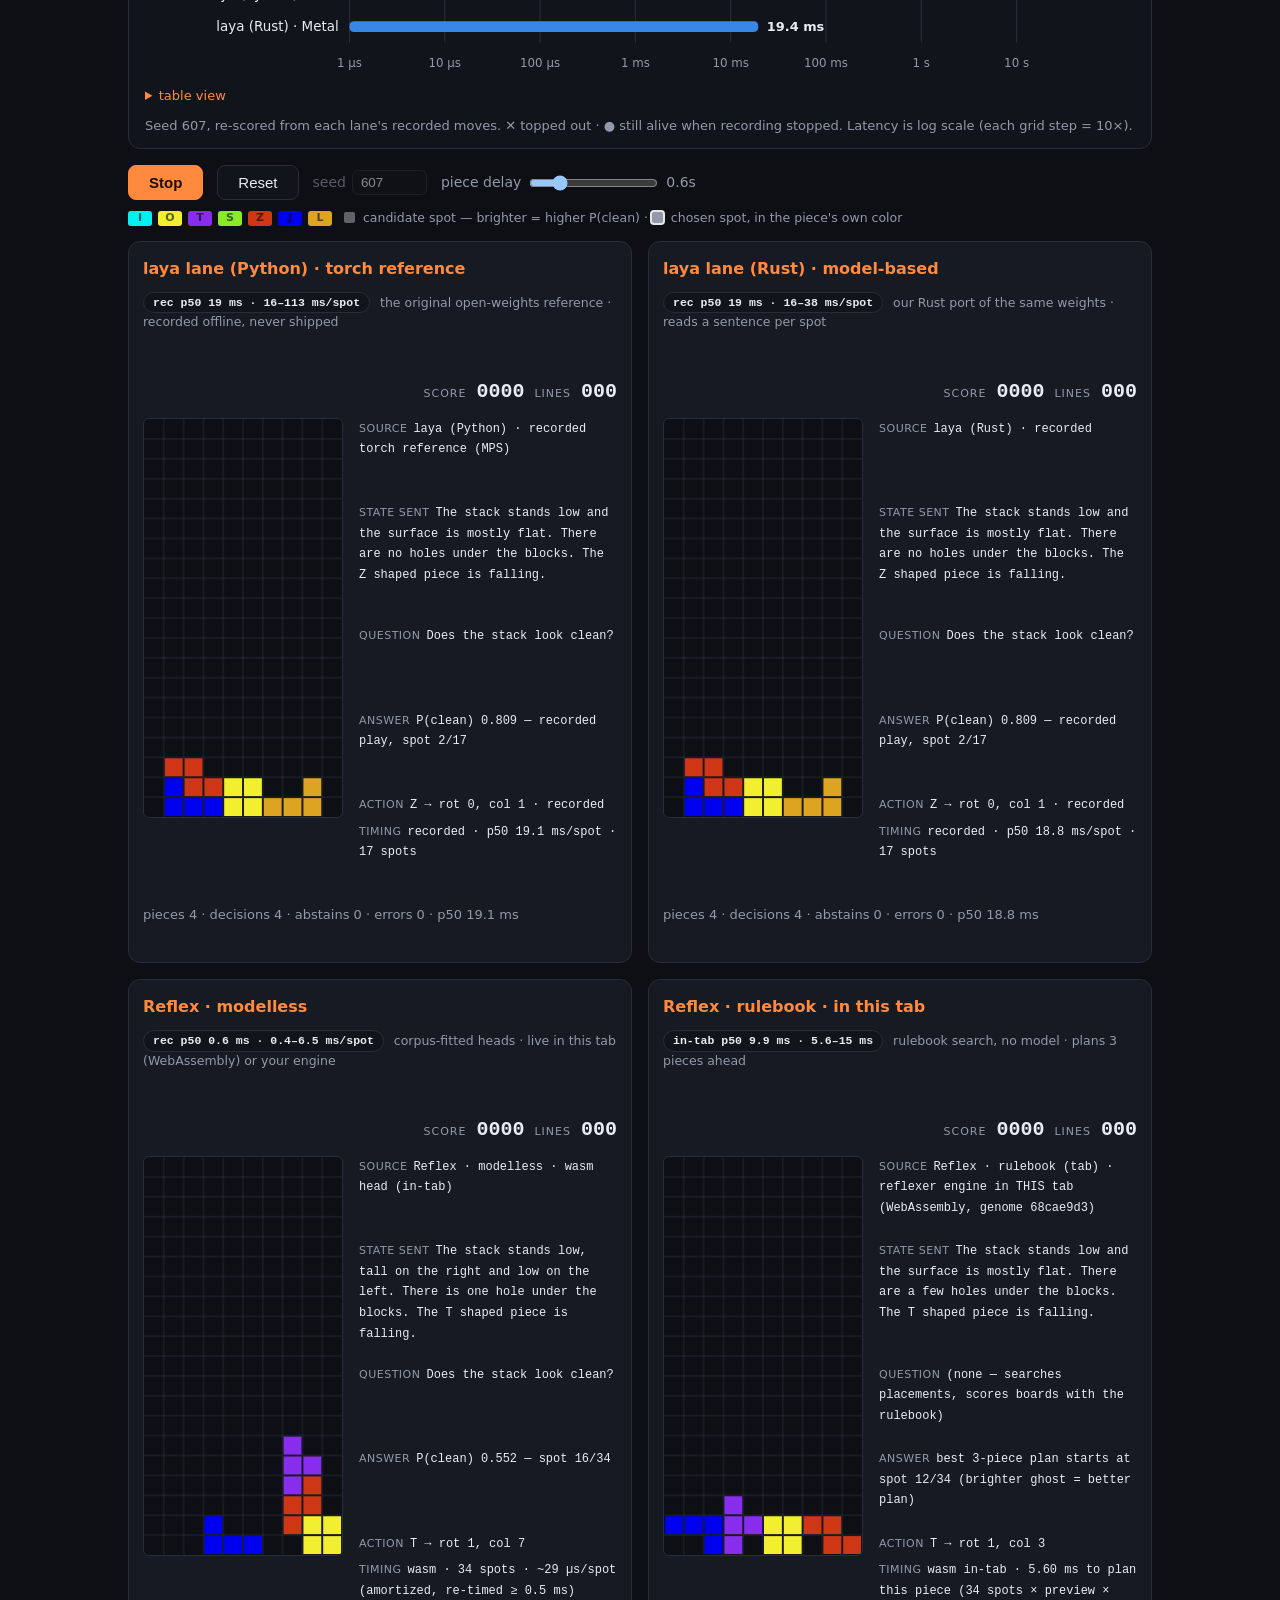
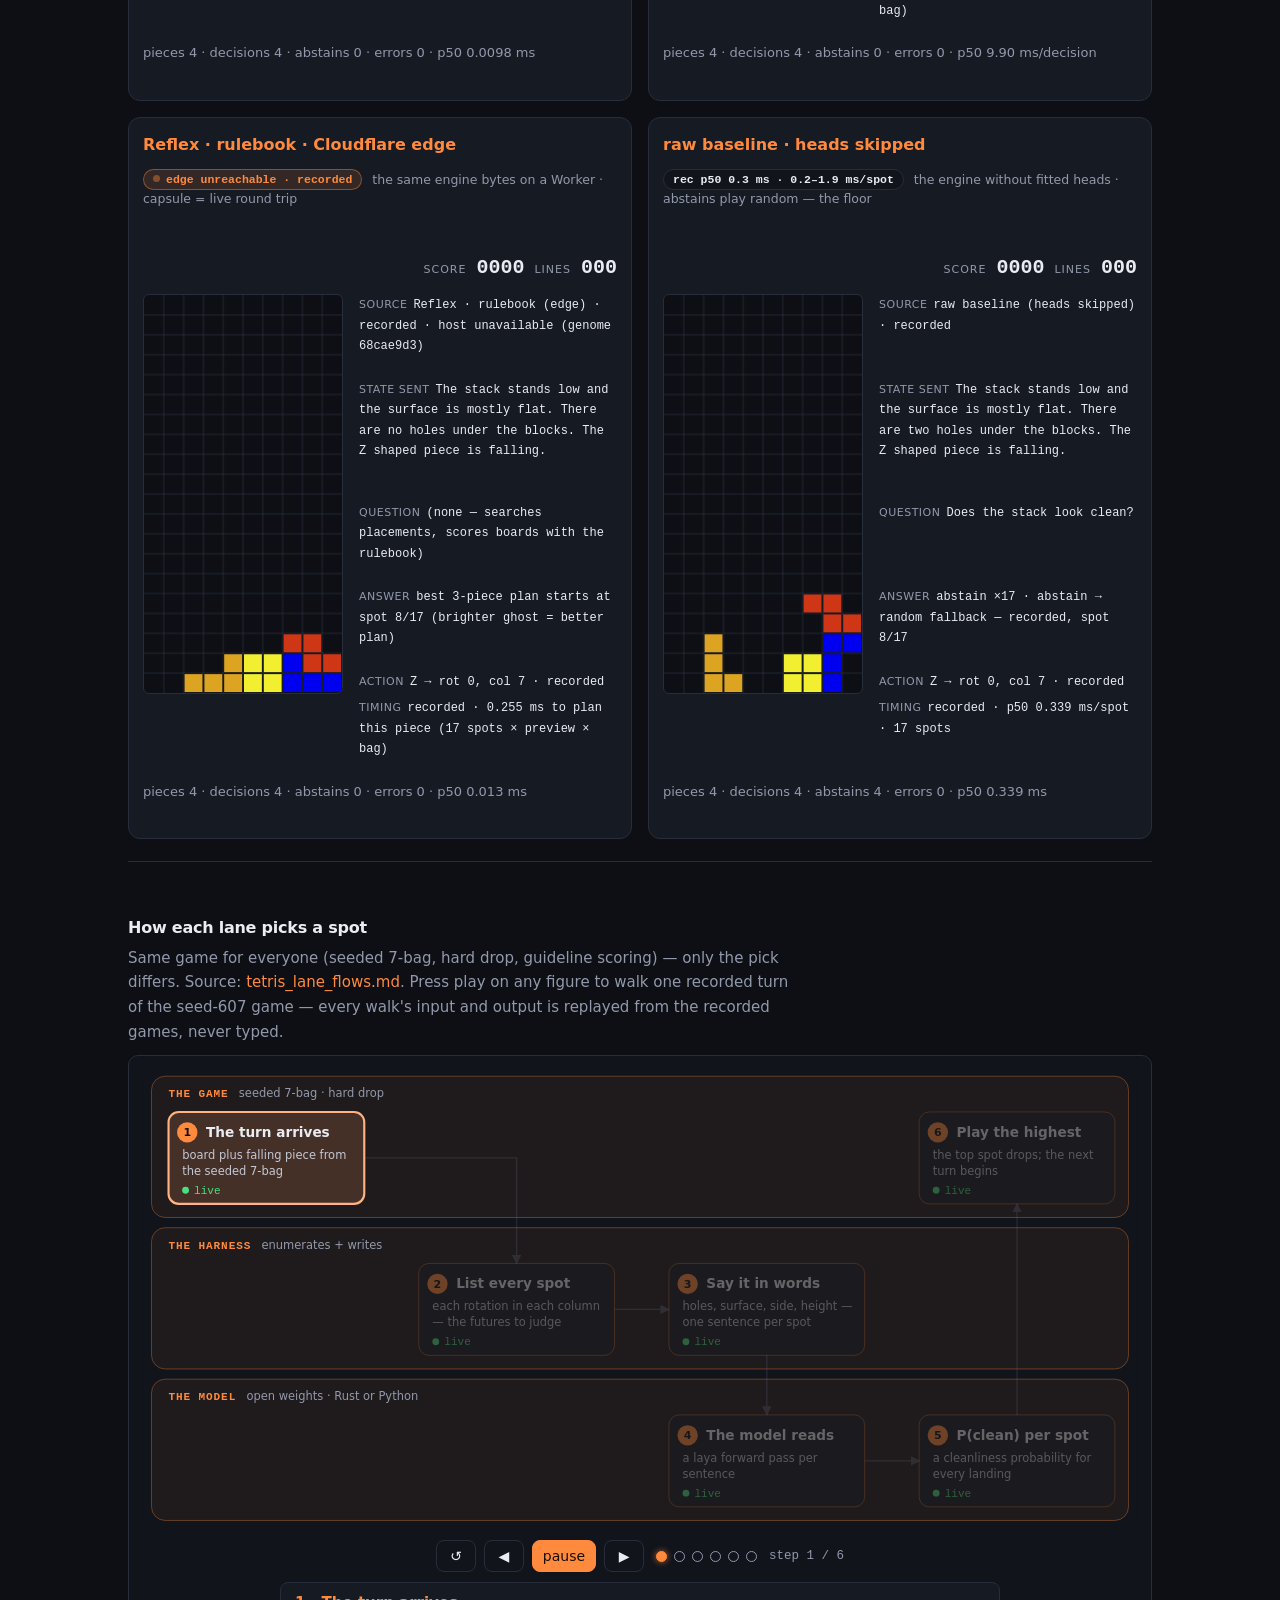
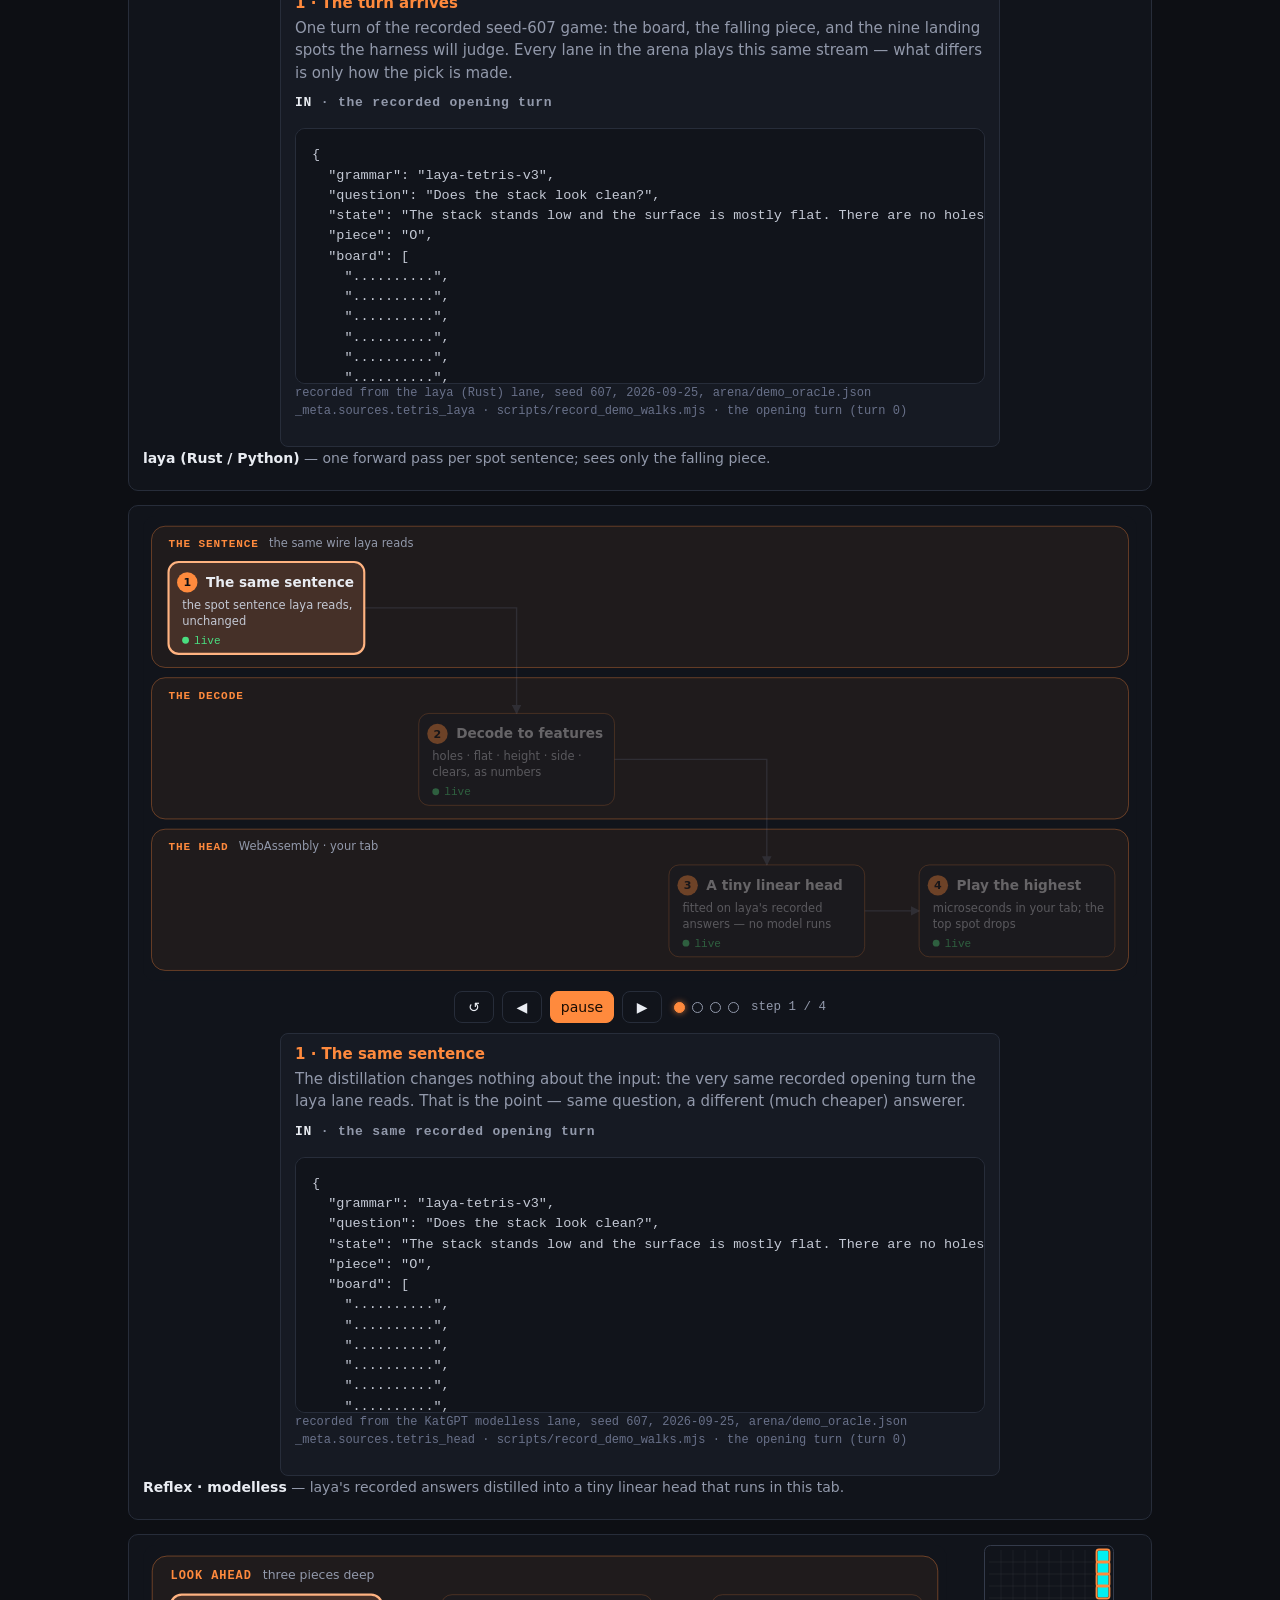
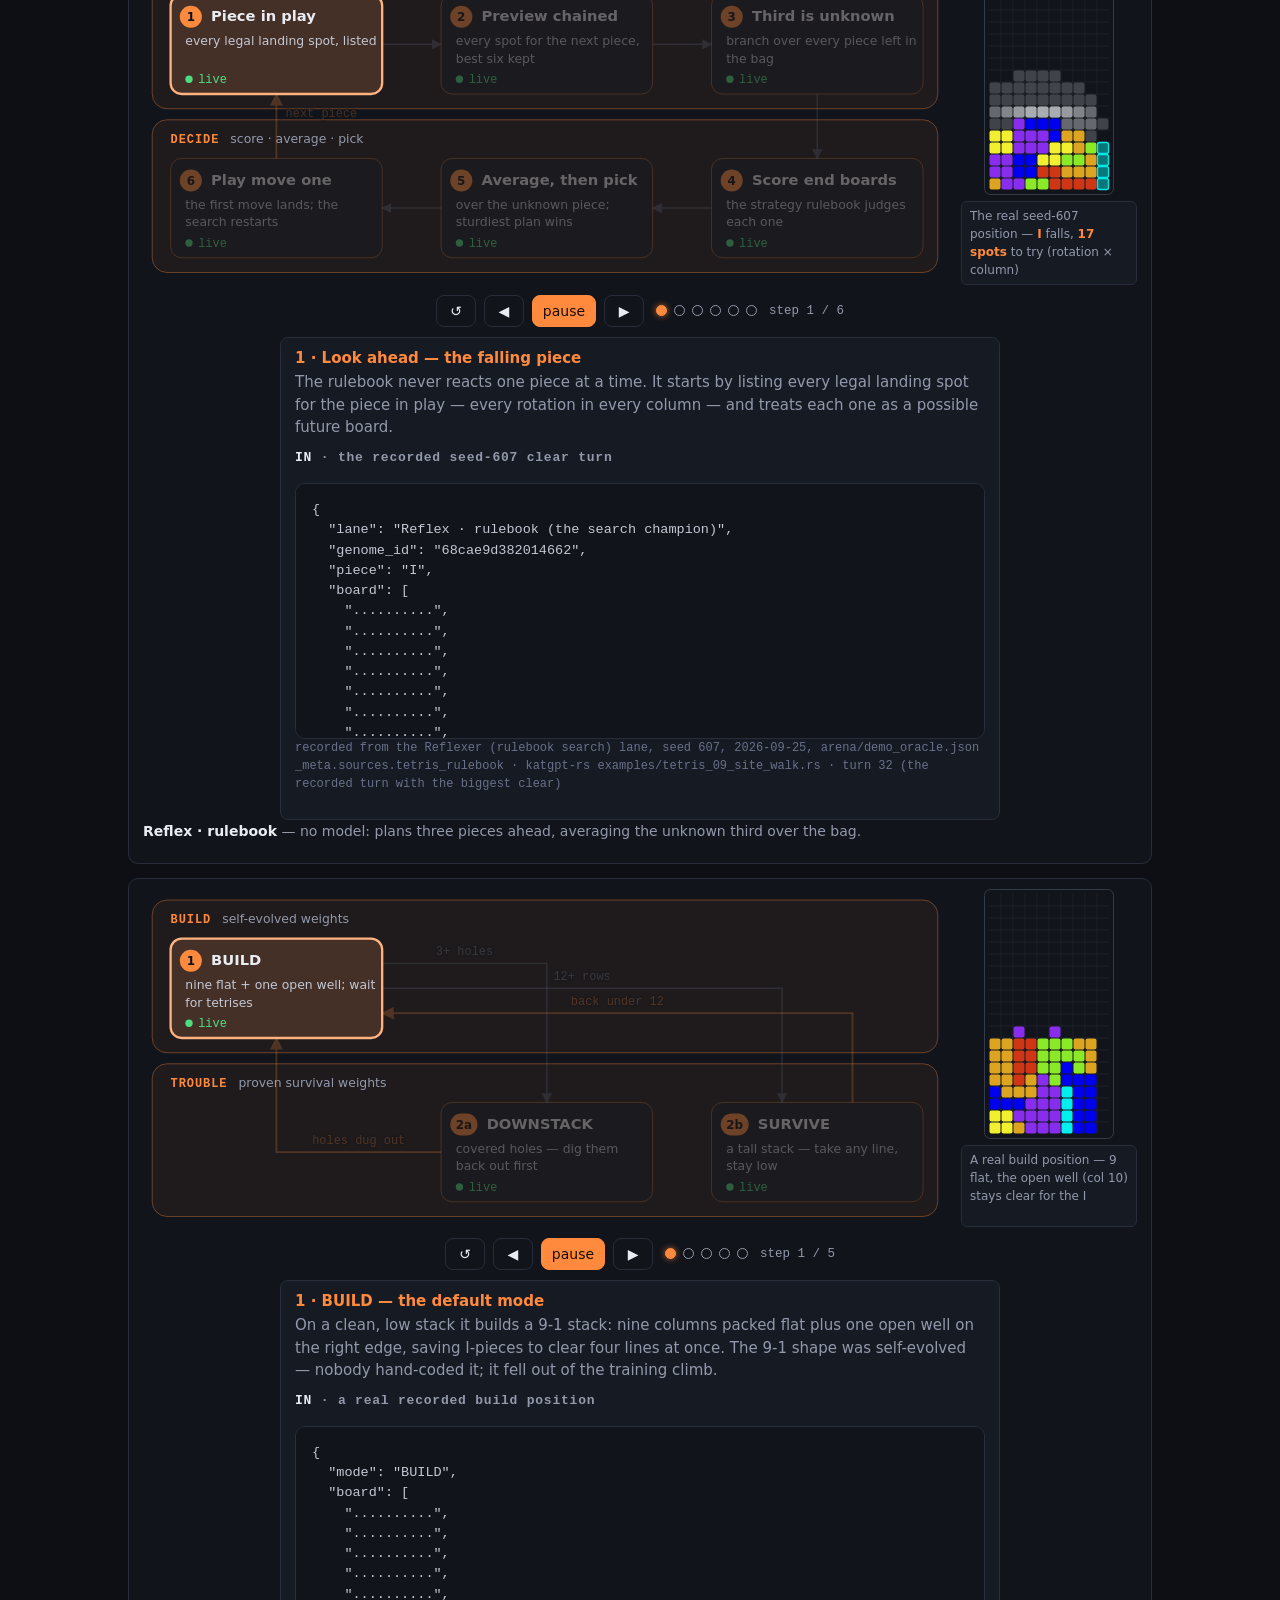
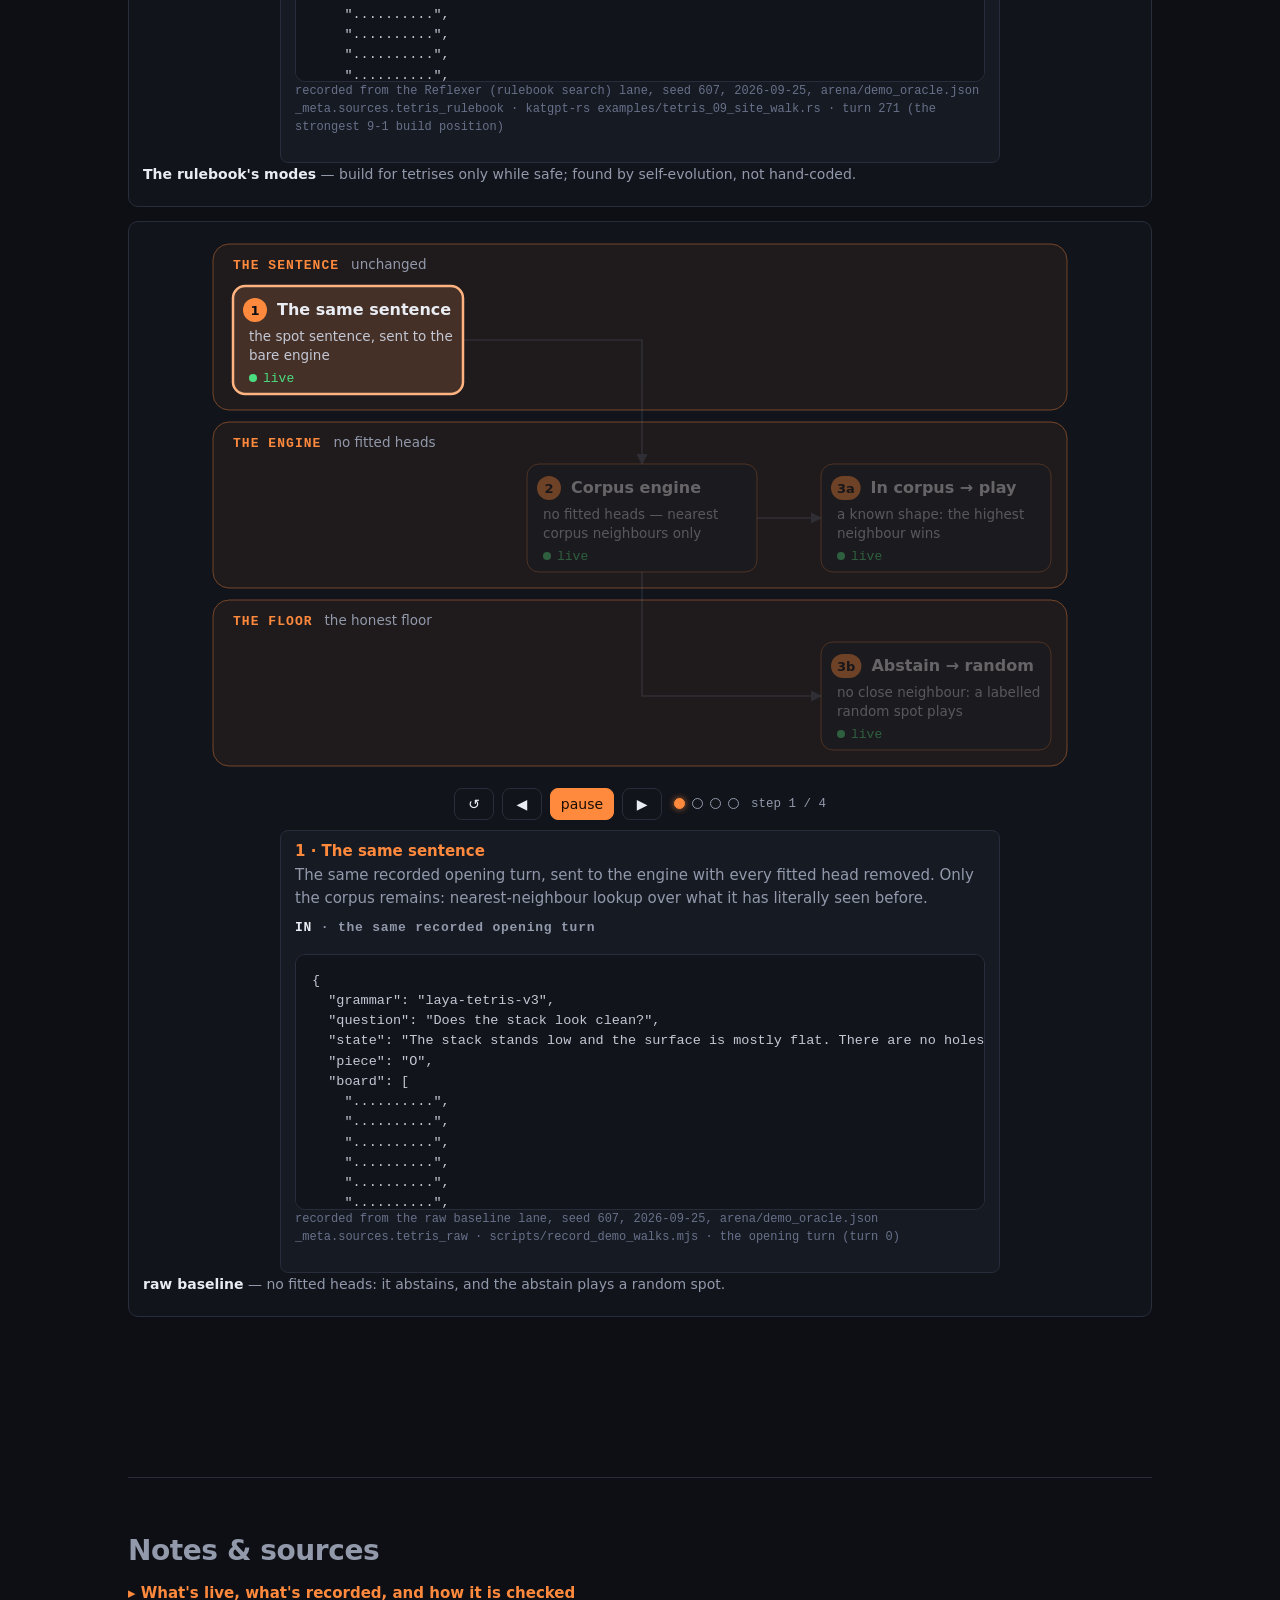
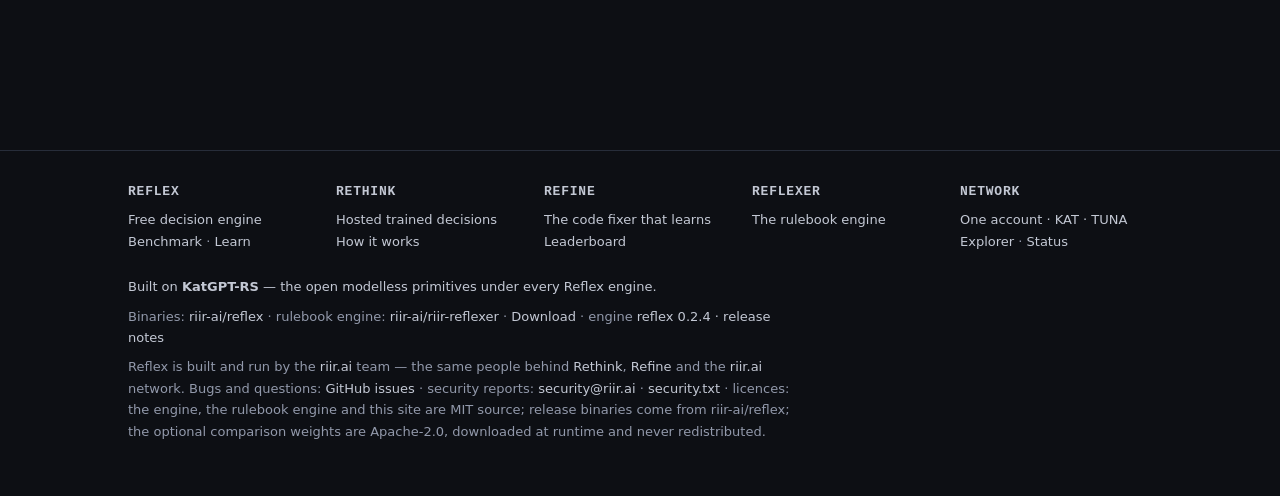
<file: arena/index.html>
<!doctype html>
<html lang="en" data-product="reflex">
<head>
  <meta charset="utf-8">
  <meta name="viewport" content="width=device-width, initial-scale=1">
  <title>Arena · live games · Reflex</title>
  <meta name="description" content="Watch Reflex play Tetris, Flappy and three-lanes live against an open-weights model — same seeded game, nothing scripted.">
  <link rel="stylesheet" href="/assets/family.css">
  <link rel="stylesheet" href="/assets/style.css">
  <link rel="stylesheet" href="/assets/arena.css">
  <link rel="stylesheet" href="/assets/latcap.css">
</head>
<body>
  <nav class="gf-bar" aria-label="riir.ai family"><div class="wrap">
  <a class="gf-home" href="https://riir.ai/">riir.ai</a>
  <a class="gf-p gf-reflex"  href="https://reflex.riir.ai/" aria-current="page">Reflex</a>
  <a class="gf-p gf-rethink" href="https://rethink.riir.ai/">Rethink</a>
  <a class="gf-p gf-refine"  href="https://refine.riir.ai/">Refine</a>
  <span class="gf-tag">one account · private by default</span>
</div></nav>

<header class="site gf-head">
  <div class="wrap">
    <a class="gf-brand" href="/"><b>Reflex</b> <span>· arena</span></a>
    <nav class="gf-nav" aria-label="Reflex">
        <a href="/">Home</a>
        <a href="/playground/">Playground</a>
        <a href="/arena/" aria-current="page">Arena</a>
        <a href="/bench/">Benchmark</a>
        <a href="/resources/">Resources</a>
        <a href="/docs/api/">API</a>
        <a href="/#skill">For agents</a>
        <a class="gh" href="https://github.com/riir-ai/riir-reflex" aria-label="Reflex on GitHub" title="github.com/riir-ai/riir-reflex"><svg viewBox="0 0 16 16" width="18" height="18" fill="currentColor" aria-hidden="true" focusable="false"><path d="M8 0C3.58 0 0 3.58 0 8c0 3.54 2.29 6.53 5.47 7.59.4.07.55-.17.55-.38 0-.19-.01-.82-.01-1.49-2.01.37-2.53-.49-2.69-.94-.09-.23-.48-.94-.82-1.13-.28-.15-.68-.52-.01-.53.63-.01 1.08.58 1.23.82.72 1.21 1.87.87 2.33.66.07-.52.28-.87.51-1.07-1.78-.2-3.64-.89-3.64-3.95 0-.87.31-1.59.82-2.15-.08-.2-.36-1.02.08-2.12 0 0 .67-.21 2.2.82.64-.18 1.32-.27 2-.27s1.36.09 2 .27c1.53-1.04 2.2-.82 2.2-.82.44 1.1.16 1.92.08 2.12.51.56.82 1.27.82 2.15 0 3.07-1.87 3.75-3.65 3.95.29.25.54.73.54 1.48 0 1.07-.01 1.93-.01 2.2 0 .21.15.46.55.38A8.01 8.01 0 0 0 16 8c0-4.42-3.58-8-8-8z"/></svg></a>
      </nav>
    </div>
  </header>

  <main class="wrap">
    <section class="hero slim">
      <h1>Fast enough to <em>play live.</em></h1>
      <p class="lead">Every lane plays the same seeded game and picks every move itself — nothing scripted,
        bad picks get played. No install needed: the Reflex boards run in this tab.</p>
      <div class="cta-row">
        <a class="btn primary" href="#game-tetris">Press Start ↓</a>
        <a class="btn" href="/bench/">See the numbers →</a>
      </div>
      <div class="tldr" id="tldr">
        <b>TL;DR</b>
        <span class="tldr-body" id="tldr-body">loading the measured results from <a href="/bench/">the benchmark</a>…</span>
      </div>
      <div class="statusbar" id="status">
        <span class="chip" id="chip-python"><b>laya (Python)</b> —</span>
        <span class="chip" id="chip-laya"><b>laya (Rust)</b> —</span>
        <span class="chip" id="chip-modelless"><b>Reflex · modelless</b> —</span>
        <span class="chip" id="chip-raw"><b>raw</b> —</span>
        <span class="chip" id="chip-rulebook"><b>Reflex · rulebook (tab)</b> —</span>
        <span class="chip" id="chip-rulebook_cf"><b>Reflex · rulebook (edge)</b> —</span>
        <span class="status-text" id="status-text">checking for a local engine…</span>
      </div>
      <div class="launch demo" id="demo-banner" hidden>
        <p><b>No engine needed.</b> Reflex · modelless and Reflex · rulebook play <b>live</b> in this tab
        (rulebook also live from the Cloudflare edge). laya and raw <b>replay recorded games</b> — labelled as such.
        <a href="#arena-notes">What's live vs recorded</a></p>
      </div>
      <div class="launch" id="launch-box" hidden>
        <details class="more"><summary>Play laya and raw live on your machine</summary>
        <p>Play the laya and raw lanes on <b>your</b> machine — nothing is uploaded. Install Reflex (engine
        <b>v0.2.3+</b>), then run the command below. <code>RIIR_REFLEX_LAYA=1</code> downloads the Apache-2.0
        weights on first start (<a href="/#sizes">measured size</a>). If the browser asks to reach local devices, allow it — that is
        <code>127.0.0.1</code>.</p>
        <div class="cmd"><span class="os">run</span><code id="launch-cmd">RIIR_REFLEX_ALLOWED_ORIGIN=https://reflex.riir.ai RIIR_REFLEX_LAYA=1 reflex</code><button data-copy="RIIR_REFLEX_ALLOWED_ORIGIN=https://reflex.riir.ai RIIR_REFLEX_LAYA=1 reflex">copy</button></div>
        </details>
        <p class="hint" id="pna-hint" hidden>Chrome blocked the local call — allow the local-network permission for this site (the icon in the address bar), then refresh.</p>
      </div>
    </section>

    <div class="tabs" role="tablist">
      <button class="tab on" data-game="tetris" role="tab">Tetris</button>
      <button class="tab" data-game="flappy" role="tab">Flappy</button>
      <button class="tab" data-game="lanes" role="tab">Three lanes</button>
    </div>

    <!-- ══════════════════════════ TETRIS ══════════════════════════ -->
    <section class="game on" id="game-tetris">
      <div class="results" id="tetris-results">
        <h3>The final result — no need to wait for the replays</h3>
        <div id="tetris-results-charts"><p class="sub">loading the recorded games…</p></div>
        <p class="results-note">Seed 607, re-scored from each lane's recorded moves. ✕ topped out · ● still alive when
        recording stopped. Latency is log scale (each grid step = 10×).</p>
      </div>
      <div class="controls">
        <button class="ctl primary" id="tetris-run">Start</button>
        <button class="ctl" id="tetris-reset">Reset</button>
        <label><span class="seed-word">seed</span> <input type="text" id="tetris-seed" value="607" size="6"></label>
        <label>piece delay <input type="range" id="tetris-delay" min="0" max="3000" step="100" value="600"> <span id="tetris-delay-v">0.6s</span></label>
      </div>
      <div class="pielegend" id="pielegend">
        <span class="swatches"></span>
        <span class="key"><i class="ghostkey"></i> candidate spot — brighter = higher P(clean) · <i class="chosenkey"></i> chosen spot, in the piece's own color</span>
      </div>
      <div class="boards">
        <div class="boardcard" id="tc-python">
          <div class="boardhead"><b>laya lane (Python) · torch reference</b><span class="lane-note"><span class="latcap" id="lat-python" title="recorded per-spot p50 and range from this lane's recorded game (arena/demo_oracle.json) — static, not live">rec —</span> the original open-weights reference · recorded offline, never shipped</span><span class="scorebox"><span>SCORE</span><b id="ts-python">0000</b><span>LINES</span><b id="tl-python">000</b></span></div>
          <canvas id="tb-python" width="200" height="400"></canvas>
          <div class="stats" id="tst-python">pieces 0 · decisions 0 · p50 — ms · errors 0</div>
          <div class="readout">
            <div><span>SOURCE</span><em id="tr-python-src">—</em></div>
            <div><span>STATE SENT</span><em id="tr-python-state">—</em></div>
            <div><span>QUESTION</span><em id="tr-python-q">—</em></div>
            <div><span>ANSWER</span><em id="tr-python-a">—</em></div>
            <div><span>ACTION</span><em id="tr-python-act">—</em></div>
            <div><span>TIMING</span><em id="tr-python-t">—</em></div>
          </div>
        </div>
        <div class="boardcard" id="tc-laya">
          <div class="boardhead"><b>laya lane (Rust) · model-based</b><span class="lane-note"><span class="latcap" id="lat-laya" title="recorded per-spot p50 and range from this lane's recorded game (arena/demo_oracle.json) — static, not live">rec —</span> our Rust port of the same weights · reads a sentence per spot</span><span class="scorebox"><span>SCORE</span><b id="ts-laya">0000</b><span>LINES</span><b id="tl-laya">000</b></span></div>
          <canvas id="tb-laya" width="200" height="400"></canvas>
          <div class="stats" id="tst-laya">pieces 0 · decisions 0 · p50 — ms · errors 0</div>
          <div class="readout">
            <div><span>SOURCE</span><em id="tr-laya-src">—</em></div>
            <div><span>STATE SENT</span><em id="tr-laya-state">—</em></div>
            <div><span>QUESTION</span><em id="tr-laya-q">—</em></div>
            <div><span>ANSWER</span><em id="tr-laya-a">—</em></div>
            <div><span>ACTION</span><em id="tr-laya-act">—</em></div>
            <div><span>TIMING</span><em id="tr-laya-t">—</em></div>
          </div>
        </div>
        <div class="boardcard" id="tc-modelless">
          <div class="boardhead"><b>Reflex · modelless</b><span class="lane-note"><span class="latcap" id="lat-modelless" title="recorded per-spot p50 and range from this lane's recorded game (arena/demo_oracle.json) — static, not live">rec —</span> corpus-fitted heads · live in this tab (WebAssembly) or your engine</span><span class="scorebox"><span>SCORE</span><b id="ts-modelless">0000</b><span>LINES</span><b id="tl-modelless">000</b></span></div>
          <canvas id="tb-modelless" width="200" height="400"></canvas>
          <div class="stats" id="tst-modelless">pieces 0 · decisions 0 · p50 — ms · errors 0</div>
          <div class="readout">
            <div><span>SOURCE</span><em id="tr-modelless-src">—</em></div>
            <div><span>STATE SENT</span><em id="tr-modelless-state">—</em></div>
            <div><span>QUESTION</span><em id="tr-modelless-q">—</em></div>
            <div><span>ANSWER</span><em id="tr-modelless-a">—</em></div>
            <div><span>ACTION</span><em id="tr-modelless-act">—</em></div>
            <div><span>TIMING</span><em id="tr-modelless-t">—</em></div>
          </div>
        </div>
        <div class="boardcard" id="tc-rulebook">
          <div class="boardhead"><b>Reflex · rulebook · in this tab</b><span class="lane-note"><span class="latcap" id="lat-rulebook" title="per decision, the reflexer engine running in THIS tab (WebAssembly) — live">in-tab —</span> rulebook search, no model · plans 3 pieces ahead</span><span class="scorebox"><span>SCORE</span><b id="ts-rulebook">0000</b><span>LINES</span><b id="tl-rulebook">000</b></span></div>
          <canvas id="tb-rulebook" width="200" height="400"></canvas>
          <div class="stats" id="tst-rulebook">pieces 0 · decisions 0 · p50 — ms · errors 0</div>
          <div class="readout">
            <div><span>SOURCE</span><em id="tr-rulebook-src">—</em></div>
            <div><span>STATE SENT</span><em id="tr-rulebook-state">—</em></div>
            <div><span>QUESTION</span><em id="tr-rulebook-q">—</em></div>
            <div><span>ANSWER</span><em id="tr-rulebook-a">—</em></div>
            <div><span>ACTION</span><em id="tr-rulebook-act">—</em></div>
            <div><span>TIMING</span><em id="tr-rulebook-t">—</em></div>
          </div>
        </div>
        <div class="boardcard" id="tc-rulebook_cf">
          <div class="boardhead"><b>Reflex · rulebook · Cloudflare edge</b><span class="lane-note"><span class="latcap live" id="lat-rulebook_cf" title="per decision, the full browser → Cloudflare Worker → browser round trip — measured live on every piece">edge —</span> the same engine bytes on a Worker · capsule = live round trip</span><span class="scorebox"><span>SCORE</span><b id="ts-rulebook_cf">0000</b><span>LINES</span><b id="tl-rulebook_cf">000</b></span></div>
          <canvas id="tb-rulebook_cf" width="200" height="400"></canvas>
          <div class="stats" id="tst-rulebook_cf">pieces 0 · decisions 0 · p50 — ms · errors 0</div>
          <div class="readout">
            <div><span>SOURCE</span><em id="tr-rulebook_cf-src">—</em></div>
            <div><span>STATE SENT</span><em id="tr-rulebook_cf-state">—</em></div>
            <div><span>QUESTION</span><em id="tr-rulebook_cf-q">—</em></div>
            <div><span>ANSWER</span><em id="tr-rulebook_cf-a">—</em></div>
            <div><span>ACTION</span><em id="tr-rulebook_cf-act">—</em></div>
            <div><span>TIMING</span><em id="tr-rulebook_cf-t">—</em></div>
          </div>
        </div>
        <div class="boardcard" id="tc-raw">
          <div class="boardhead"><b>raw baseline · heads skipped</b><span class="lane-note"><span class="latcap" id="lat-raw" title="recorded per-spot p50 and range from this lane's recorded game (arena/demo_oracle.json) — static, not live">rec —</span> the engine without fitted heads · abstains play random — the floor</span><span class="scorebox"><span>SCORE</span><b id="ts-raw">0000</b><span>LINES</span><b id="tl-raw">000</b></span></div>
          <canvas id="tb-raw" width="200" height="400"></canvas>
          <div class="stats" id="tst-raw">pieces 0 · decisions 0 · p50 — ms · errors 0</div>
          <div class="readout">
            <div><span>SOURCE</span><em id="tr-raw-src">—</em></div>
            <div><span>STATE SENT</span><em id="tr-raw-state">—</em></div>
            <div><span>QUESTION</span><em id="tr-raw-q">—</em></div>
            <div><span>ANSWER</span><em id="tr-raw-a">—</em></div>
            <div><span>ACTION</span><em id="tr-raw-act">—</em></div>
            <div><span>TIMING</span><em id="tr-raw-t">—</em></div>
          </div>
        </div>
      </div>
      <section class="lanes-how" id="tetris-how">
        <h3>How each lane picks a spot</h3>
        <p class="sub">Same game for everyone (seeded 7-bag, hard drop, guideline scoring) — only the pick differs.
        Source: <a href="https://github.com/katopz/katgpt-rs/blob/HEAD/.docs/06_game_arenas/tetris_lane_flows.md">tetris_lane_flows.md</a>.
        Press play on any figure to walk one recorded turn of the seed-607 game — every walk's input and output
        is replayed from the recorded games, never typed.</p>
        <figure class="figure lanefig gf-fig" data-walk="/assets/tetris_flow_laya.svg" data-walk-autoplay>
          <picture>
            <source media="(max-width: 720px)" srcset="/assets/tetris_flow_laya_m.svg" width="340" height="768">
            <img src="/assets/tetris_flow_laya.svg" width="1168" height="546" loading="lazy"
              alt="The laya lane, numbered along the path in three lanes. 1 the turn arrives — board plus falling piece from the seeded 7-bag. 2 list every spot — each rotation in each column. 3 say it in words — one sentence per spot. 4 the model reads — a laya forward pass per sentence. 5 P(clean) per spot. 6 play the highest.">
          </picture>
          <figcaption><b>laya (Rust / Python)</b> — one forward pass per spot sentence; sees only the falling piece.</figcaption>
        </figure>
        <!-- gfflow:walk tetris_flow_laya.svg -->
<details class="gf-walk-static" data-walk-static="tetris_flow_laya.svg"><summary>Step by step: what goes in and what comes out</summary>
<ol class="gf-walk-list">
<li><p class="gf-walk-h"><b>1 · The turn arrives</b></p><p>One turn of the recorded seed-607 game: the board, the falling piece, and the nine landing spots the harness will judge. Every lane in the arena plays this same stream — what differs is only how the pick is made.</p><p class="gf-walk-io">IN · the recorded opening turn</p><pre class="gf-code">{
  &quot;grammar&quot;: &quot;laya-tetris-v3&quot;,
  &quot;question&quot;: &quot;Does the stack look clean?&quot;,
  &quot;state&quot;: &quot;The stack stands low and the surface is mostly flat. There are no holes under the blocks. The square piece is falling.&quot;,
  &quot;piece&quot;: &quot;O&quot;,
  &quot;board&quot;: [
    &quot;..........&quot;,
    &quot;..........&quot;,
    &quot;..........&quot;,
    &quot;..........&quot;,
    &quot;..........&quot;,
    &quot;..........&quot;,
    &quot;..........&quot;,
    &quot;..........&quot;,
    &quot;..........&quot;,
    &quot;..........&quot;,
    &quot;..........&quot;,
    &quot;..........&quot;,
    &quot;..........&quot;,
    &quot;..........&quot;,
    &quot;..........&quot;,
    &quot;..........&quot;,
    &quot;..........&quot;,
    &quot;..........&quot;,
    &quot;..........&quot;,
    &quot;..........&quot;
  ],
  &quot;landing_spots&quot;: 9
}</pre><p class="gf-walk-from">recorded from the laya (Rust) lane, seed 607, 2026-09-25, arena/demo_oracle.json _meta.sources.tetris_laya · scripts/record_demo_walks.mjs · the opening turn (turn 0)</p></li>
<li><p class="gf-walk-h"><b>2 · List every spot</b></p><p>The harness enumerates every legal landing: each rotation of the piece in each column, hard-dropped. For the opening O piece that is nine distinct futures — the count rides the recorded turn above.</p></li>
<li><p class="gf-walk-h"><b>3 · Say it in words</b></p><p>Each spot becomes one English sentence — the holes it leaves, how it meets the surface, where it lands, how tall the stack stands. The words are pinned by the grammar; every lane reads the same ones.</p></li>
<li><p class="gf-walk-h"><b>4 · The model reads</b></p><p>The laya model runs one forward pass per sentence. Rust is the served port; Python is the torch reference it is measured against — the same open weights either way.</p></li>
<li><p class="gf-walk-h"><b>5 · P(clean) per spot</b></p><p>Every landing spot comes back with a cleanliness probability. The recorded opening turn&#x27;s nine answers are below — watch how flat they are on an empty board: the model is nearly indifferent, and small differences decide the pick.</p><p class="gf-walk-io">OUT · P(clean) per spot · the pick</p><pre class="gf-code">{
  &quot;p_clean_per_spot&quot;: [0.6832, 0.6832, 0.6888, 0.6888, 0.691, 0.691, 0.6379, 0.6379, 0.6581],
  &quot;pick&quot;: 4
}</pre><p class="gf-walk-from">recorded from the laya (Rust) lane, seed 607, 2026-09-25, arena/demo_oracle.json _meta.sources.tetris_laya · scripts/record_demo_walks.mjs · the opening turn&#x27;s answer</p></li>
<li><p class="gf-walk-h"><b>6 · Play the highest</b></p><p>The highest-probability spot is played and the piece drops; the next turn starts the loop again. One model forward per spot is the whole cost of this lane.</p><p class="gf-walk-io">OUT · the played spot</p><pre class="gf-code">{
  &quot;p_clean_per_spot&quot;: [0.6832, 0.6832, 0.6888, 0.6888, 0.691, 0.691, 0.6379, 0.6379, 0.6581],
  &quot;pick&quot;: 4
}</pre><p class="gf-walk-from">recorded from the laya (Rust) lane, seed 607, 2026-09-25, arena/demo_oracle.json _meta.sources.tetris_laya · scripts/record_demo_walks.mjs · the opening turn&#x27;s answer</p></li>
</ol>
</details>
<!-- /gfflow:walk -->
        <figure class="figure lanefig gf-fig" data-walk="/assets/tetris_flow_modelless.svg" data-walk-autoplay>
          <picture>
            <source media="(max-width: 720px)" srcset="/assets/tetris_flow_modelless_m.svg" width="340" height="498">
            <img src="/assets/tetris_flow_modelless.svg" width="1168" height="546" loading="lazy"
              alt="The Reflex modelless lane, numbered along the path in three lanes. 1 the same sentence laya reads, unchanged. 2 decode to features — holes, flat, height, side, clears. 3 a tiny linear head fitted on laya's recorded answers. 4 play the highest — microseconds in your tab.">
          </picture>
          <figcaption><b>Reflex · modelless</b> — laya's recorded answers distilled into a tiny linear head that runs in this tab.</figcaption>
        </figure>
        <!-- gfflow:walk tetris_flow_modelless.svg -->
<details class="gf-walk-static" data-walk-static="tetris_flow_modelless.svg"><summary>Step by step: what goes in and what comes out</summary>
<ol class="gf-walk-list">
<li><p class="gf-walk-h"><b>1 · The same sentence</b></p><p>The distillation changes nothing about the input: the very same recorded opening turn the laya lane reads. That is the point — same question, a different (much cheaper) answerer.</p><p class="gf-walk-io">IN · the same recorded opening turn</p><pre class="gf-code">{
  &quot;grammar&quot;: &quot;laya-tetris-v3&quot;,
  &quot;question&quot;: &quot;Does the stack look clean?&quot;,
  &quot;state&quot;: &quot;The stack stands low and the surface is mostly flat. There are no holes under the blocks. The square piece is falling.&quot;,
  &quot;piece&quot;: &quot;O&quot;,
  &quot;board&quot;: [
    &quot;..........&quot;,
    &quot;..........&quot;,
    &quot;..........&quot;,
    &quot;..........&quot;,
    &quot;..........&quot;,
    &quot;..........&quot;,
    &quot;..........&quot;,
    &quot;..........&quot;,
    &quot;..........&quot;,
    &quot;..........&quot;,
    &quot;..........&quot;,
    &quot;..........&quot;,
    &quot;..........&quot;,
    &quot;..........&quot;,
    &quot;..........&quot;,
    &quot;..........&quot;,
    &quot;..........&quot;,
    &quot;..........&quot;,
    &quot;..........&quot;,
    &quot;..........&quot;
  ],
  &quot;landing_spots&quot;: 9
}</pre><p class="gf-walk-from">recorded from the KatGPT modelless lane, seed 607, 2026-09-25, arena/demo_oracle.json _meta.sources.tetris_head · scripts/record_demo_walks.mjs · the opening turn (turn 0)</p></li>
<li><p class="gf-walk-h"><b>2 · Decode to features</b></p><p>The sentence is decoded back into the board features it came from: holes left, how flat the surface sits, stack height, which side it lands on, lines cleared. A handful of numbers — no words reach the head.</p></li>
<li><p class="gf-walk-h"><b>3 · A tiny linear head</b></p><p>A small linear head, fitted offline on laya&#x27;s recorded answers, scores the features. It imitates laya — 44 of 120 picks agree on the pinned corpus — so it plays like laya, only about a hundred-thousand times faster.</p><p class="gf-walk-io">OUT · the head&#x27;s answer to the same turn</p><pre class="gf-code">{
  &quot;p_clean_per_spot&quot;: [0.5325405, 0.5325405, 0.534729, 0.534729, 0.53691745, 0.53691745, 0.5391059, 0.5391059, 0.54129434],
  &quot;pick&quot;: 8
}</pre><p class="gf-walk-from">recorded from the KatGPT modelless lane, seed 607, 2026-09-25, arena/demo_oracle.json _meta.sources.tetris_head · scripts/record_demo_walks.mjs · the opening turn&#x27;s answer</p></li>
<li><p class="gf-walk-h"><b>4 · Play the highest</b></p><p>The top-scoring spot drops. The head runs as WebAssembly in your tab — it is the lane playing live in the arena below, one pick per piece at microsecond cost.</p><p class="gf-walk-io">OUT · the played spot</p><pre class="gf-code">{
  &quot;p_clean_per_spot&quot;: [0.5325405, 0.5325405, 0.534729, 0.534729, 0.53691745, 0.53691745, 0.5391059, 0.5391059, 0.54129434],
  &quot;pick&quot;: 8
}</pre><p class="gf-walk-from">recorded from the KatGPT modelless lane, seed 607, 2026-09-25, arena/demo_oracle.json _meta.sources.tetris_head · scripts/record_demo_walks.mjs · the opening turn&#x27;s answer</p></li>
</ol>
</details>
<!-- /gfflow:walk -->
        <figure class="figure lanefig gf-fig" data-walk="/assets/tetris_flow_rulebook.svg" data-walk-panel="tetris" data-walk-autoplay>
          <picture>
            <source media="(max-width: 720px)" srcset="/assets/tetris_flow_rulebook_m.svg" width="340" height="790">
            <img src="/assets/tetris_flow_rulebook.svg" width="874" height="368" loading="lazy"
              alt="The Reflex rulebook search, numbered along the path in two lanes. 1 the piece in play — every legal landing spot. 2 the preview piece chained, best six kept. 3 the unknown third piece — branch over every piece left in the bag. 4 score end boards with the strategy rulebook. 5 average over the unknown, pick the sturdiest plan. 6 play the first move, then re-plan from scratch.">
          </picture>
          <figcaption><b>Reflex · rulebook</b> — no model: plans three pieces ahead, averaging the unknown third over the bag.</figcaption>
        </figure>
        <!-- gfflow:walk tetris_flow_rulebook.svg -->
<details class="gf-walk-static" data-walk-static="tetris_flow_rulebook.svg"><summary>Step by step: what goes in and what comes out</summary>
<ol class="gf-walk-list">
<li><p class="gf-walk-h"><b>1 · Look ahead — the falling piece</b></p><p>The rulebook never reacts one piece at a time. It starts by listing every legal landing spot for the piece in play — every rotation in every column — and treats each one as a possible future board.</p><p class="gf-walk-io">IN · the recorded seed-607 clear turn</p><pre class="gf-code">{
  &quot;lane&quot;: &quot;Reflex · rulebook (the search champion)&quot;,
  &quot;genome_id&quot;: &quot;68cae9d382014662&quot;,
  &quot;piece&quot;: &quot;I&quot;,
  &quot;board&quot;: [
    &quot;..........&quot;,
    &quot;..........&quot;,
    &quot;..........&quot;,
    &quot;..........&quot;,
    &quot;..........&quot;,
    &quot;..........&quot;,
    &quot;..........&quot;,
    &quot;..........&quot;,
    &quot;..........&quot;,
    &quot;..........&quot;,
    &quot;..........&quot;,
    &quot;..........&quot;,
    &quot;..........&quot;,
    &quot;..........&quot;,
    &quot;..####....&quot;,
    &quot;########..&quot;,
    &quot;#########.&quot;,
    &quot;#########.&quot;,
    &quot;#########.&quot;,
    &quot;#########.&quot;
  ],
  &quot;landing_spots&quot;: 17,
  &quot;depth&quot;: 3
}</pre><p class="gf-walk-from">recorded from the Reflexer (rulebook search) lane, seed 607, 2026-09-25, arena/demo_oracle.json _meta.sources.tetris_rulebook · katgpt-rs examples/tetris_09_site_walk.rs · turn 32 (the recorded turn with the biggest clear)</p></li>
<li><p class="gf-walk-h"><b>2 · Chain the preview piece</b></p><p>Each candidate board is paired with every landing spot of the preview piece — and the tree is pruned hard: only the best six boards survive each level, so the search stays tiny instead of exploding.</p></li>
<li><p class="gf-walk-h"><b>3 · Cover the unknown third piece</b></p><p>The piece after that is not known yet. Rather than gamble on a single guess, the plan plays out every piece the bag could still deal — the search branches over all of them.</p></li>
<li><p class="gf-walk-h"><b>4 · Score every end board</b></p><p>Each final board is scored by the strategy rulebook — holes, bumpiness, stack height, wells, lines cleared — the instincts of a careful human player, written as numbers.</p></li>
<li><p class="gf-walk-h"><b>5 · Average over the unknown · pick the plan</b></p><p>A plan is only as good as its worst realistic draw: scores are averaged across the possible third pieces, so a line-clear that needs the I-piece rates low — it usually does not come. The sturdiest plan wins.</p><p class="gf-walk-io">OUT · per-spot scores · the winning plan</p><pre class="gf-code">{
  &quot;spot_scores&quot;: [0.0677, 0.119, 0.2616, 0.1489, 0.0577, 0.0152, 0.0317, 0.2808, 0.188, 0.2341, 0.2328, 0.2383, 0.2324, 0.2605, 0.1837, 0.2417, 0.5],
  &quot;pick&quot;: 16,
  &quot;ms_per_decision&quot;: [0.014, 0.014, 0.014, 0.014, 0.014, 0.014, 0.014, 0.014, 0.014, 0.014, 0.014, 0.014, 0.014, 0.014, 0.014, 0.014, 0.014],
  &quot;scores_note&quot;: &quot;sigmoid((v − max v) / std(v)) over the champion&#x27;s per-option root values (std floor 1e-9) — the pick reads 0.5; a display map, not a probability&quot;
}</pre><p class="gf-walk-from">recorded from the Reflexer (rulebook search) lane, seed 607, 2026-09-25, arena/demo_oracle.json _meta.sources.tetris_rulebook · katgpt-rs examples/tetris_09_site_walk.rs · turn 32&#x27;s answer (scores are the recorded display map)</p></li>
<li><p class="gf-walk-h"><b>6 · Play the first move — then re-plan</b></p><p>Only the winning plan&#x27;s first move is played; the very next piece restarts the whole search from scratch. All of it runs in about a third of a millisecond — a thousand-plus searches would fit inside one 60 Hz frame.</p><p class="gf-walk-io">OUT · the recorded tetris landing</p><pre class="gf-code">{
  &quot;lines_cleared&quot;: 4,
  &quot;lines_so_far&quot;: 12,
  &quot;score_so_far&quot;: 1560,
  &quot;pieces_so_far&quot;: 33
}</pre><p class="gf-walk-from">recorded from the Reflexer (rulebook search) lane, seed 607, 2026-09-25, arena/demo_oracle.json _meta.sources.tetris_rulebook · katgpt-rs examples/tetris_09_site_walk.rs · after turn 32&#x27;s pick lands (replayed off the record)</p></li>
</ol>
</details>
<!-- /gfflow:walk -->
        <figure class="figure lanefig gf-fig" data-walk="/assets/tetris_flow_modes.svg" data-walk-panel="tetris" data-walk-autoplay>
          <picture>
            <source media="(max-width: 720px)" srcset="/assets/tetris_flow_modes_m.svg" width="340" height="538">
            <img src="/assets/tetris_flow_modes.svg" width="874" height="368" loading="lazy"
              alt="The rulebook's play modes as a cycle. 1 BUILD — nine flat plus one open well, waiting for tetrises. On 3+ covered holes it branches to 2a DOWNSTACK — dig them back out; on a 12+ row stack to 2b SURVIVE — take any line, stay low; both hand back to BUILD when the board recovers.">
          </picture>
          <figcaption><b>The rulebook's modes</b> — build for tetrises only while safe; found by self-evolution, not hand-coded.</figcaption>
        </figure>
        <!-- gfflow:walk tetris_flow_modes.svg -->
<details class="gf-walk-static" data-walk-static="tetris_flow_modes.svg"><summary>Step by step: what goes in and what comes out</summary>
<ol class="gf-walk-list">
<li><p class="gf-walk-h"><b>1 · BUILD — the default mode</b></p><p>On a clean, low stack it builds a 9-1 stack: nine columns packed flat plus one open well on the right edge, saving I-pieces to clear four lines at once. The 9-1 shape was self-evolved — nobody hand-coded it; it fell out of the training climb.</p><p class="gf-walk-io">IN · a real recorded build position</p><pre class="gf-code">{
  &quot;mode&quot;: &quot;BUILD&quot;,
  &quot;board&quot;: [
    &quot;..........&quot;,
    &quot;..........&quot;,
    &quot;..........&quot;,
    &quot;..........&quot;,
    &quot;..........&quot;,
    &quot;..........&quot;,
    &quot;..........&quot;,
    &quot;..........&quot;,
    &quot;..........&quot;,
    &quot;..........&quot;,
    &quot;..........&quot;,
    &quot;..#..#....&quot;,
    &quot;#########.&quot;,
    &quot;#########.&quot;,
    &quot;#########.&quot;,
    &quot;#########.&quot;,
    &quot;#########.&quot;,
    &quot;#########.&quot;,
    &quot;#########.&quot;,
    &quot;#########.&quot;
  ],
  &quot;covered_holes&quot;: 0,
  &quot;stack_height&quot;: 9
}</pre><p class="gf-walk-from">recorded from the Reflexer (rulebook search) lane, seed 607, 2026-09-25, arena/demo_oracle.json _meta.sources.tetris_rulebook · katgpt-rs examples/tetris_09_site_walk.rs · turn 271 (the strongest 9-1 build position)</p></li>
<li><p class="gf-walk-h"><b>2a · Trouble #1 — covered holes → DOWNSTACK</b></p><p>Three or more holes buried under the stack and building stops paying: every new piece makes it worse. The mode flips to DOWNSTACK, which deliberately clears the lines sitting above the holes to dig them back out.</p><p class="gf-walk-io">IN · the most-buried recorded position</p><pre class="gf-code">{
  &quot;board&quot;: [
    &quot;..........&quot;,
    &quot;..........&quot;,
    &quot;..........&quot;,
    &quot;..........&quot;,
    &quot;..........&quot;,
    &quot;..........&quot;,
    &quot;.........#&quot;,
    &quot;......####&quot;,
    &quot;...#######&quot;,
    &quot;#.########&quot;,
    &quot;#.########&quot;,
    &quot;##.###.###&quot;,
    &quot;######.##.&quot;,
    &quot;######.##.&quot;,
    &quot;#########.&quot;,
    &quot;#########.&quot;,
    &quot;#########.&quot;,
    &quot;#########.&quot;,
    &quot;#########.&quot;,
    &quot;#########.&quot;
  ],
  &quot;covered_holes&quot;: 12
}</pre><p class="gf-walk-from">recorded from the Reflexer (rulebook search) lane, seed 607, 2026-09-25, arena/demo_oracle.json _meta.sources.tetris_rulebook · katgpt-rs examples/tetris_09_site_walk.rs · turn 62 (the most-buried recorded position)</p><p class="gf-walk-io">OUT · the measured trigger vs the genome&#x27;s threshold</p><pre class="gf-code">{
  &quot;mode&quot;: &quot;DOWNSTACK&quot;,
  &quot;covered_holes&quot;: 12,
  &quot;trigger_at_holes&quot;: 3
}</pre><p class="gf-walk-from">recorded from the Reflexer (rulebook search) lane, seed 607, 2026-09-25, arena/demo_oracle.json _meta.sources.tetris_rulebook · katgpt-rs examples/tetris_09_site_walk.rs · counted off turn 62&#x27;s board; threshold from the recorded genome</p></li>
<li><p class="gf-walk-h"><b>2b · Trouble #2 — tall stack → SURVIVE</b></p><p>A stack twelve rows high is one bad piece from topping out. SURVIVE takes any line it can and keeps the board low — scoring gives way to staying alive. (Survive wins when both exits fire at once.)</p><p class="gf-walk-io">IN · the tallest recorded position</p><pre class="gf-code">{
  &quot;board&quot;: [
    &quot;..........&quot;,
    &quot;..........&quot;,
    &quot;..........&quot;,
    &quot;..........&quot;,
    &quot;..........&quot;,
    &quot;.........#&quot;,
    &quot;........##&quot;,
    &quot;....##..##&quot;,
    &quot;....######&quot;,
    &quot;....######&quot;,
    &quot;....######&quot;,
    &quot;....##.###&quot;,
    &quot;...###.##.&quot;,
    &quot;...###.##.&quot;,
    &quot;#########.&quot;,
    &quot;#########.&quot;,
    &quot;#########.&quot;,
    &quot;#########.&quot;,
    &quot;#########.&quot;,
    &quot;#########.&quot;
  ],
  &quot;stack_height&quot;: 15
}</pre><p class="gf-walk-from">recorded from the Reflexer (rulebook search) lane, seed 607, 2026-09-25, arena/demo_oracle.json _meta.sources.tetris_rulebook · katgpt-rs examples/tetris_09_site_walk.rs · turn 56 (the tallest recorded position)</p><p class="gf-walk-io">OUT · the measured height vs the genome&#x27;s threshold</p><pre class="gf-code">{
  &quot;mode&quot;: &quot;SURVIVE&quot;,
  &quot;stack_height&quot;: 15,
  &quot;trigger_at_rows&quot;: 12
}</pre><p class="gf-walk-from">recorded from the Reflexer (rulebook search) lane, seed 607, 2026-09-25, arena/demo_oracle.json _meta.sources.tetris_rulebook · katgpt-rs examples/tetris_09_site_walk.rs · measured off turn 56&#x27;s board; threshold from the recorded genome</p></li>
<li><p class="gf-walk-h"><b>1 · Recovery — both modes hand back to BUILD</b></p><p>Holes dug out, or the stack back under twelve — either way the mode returns to BUILD and the cycle starts over. The board is re-read before every single piece, so the switch is never late.</p><p class="gf-walk-io">IN · a real recovered position</p><pre class="gf-code">{
  &quot;mode&quot;: &quot;BUILD (recovered)&quot;,
  &quot;board&quot;: [
    &quot;..........&quot;,
    &quot;..........&quot;,
    &quot;..........&quot;,
    &quot;..........&quot;,
    &quot;..........&quot;,
    &quot;..........&quot;,
    &quot;..........&quot;,
    &quot;..........&quot;,
    &quot;..........&quot;,
    &quot;..........&quot;,
    &quot;..........&quot;,
    &quot;..........&quot;,
    &quot;..........&quot;,
    &quot;..........&quot;,
    &quot;...#......&quot;,
    &quot;#.#####...&quot;,
    &quot;#######...&quot;,
    &quot;########..&quot;,
    &quot;#########.&quot;,
    &quot;#########.&quot;
  ],
  &quot;covered_holes&quot;: 0,
  &quot;stack_height&quot;: 6
}</pre><p class="gf-walk-from">recorded from the Reflexer (rulebook search) lane, seed 607, 2026-09-25, arena/demo_oracle.json _meta.sources.tetris_rulebook · katgpt-rs examples/tetris_09_site_walk.rs · turn 80 (holes dug out, stack back under 12)</p></li>
<li><p class="gf-walk-h"><b>1 · 2a · 2b · One search, three weights</b></p><p>The modes are not three different AIs — it is the same placement search wearing different score weights: self-evolved builder weights while safe, proven survival weights in trouble. That is the whole trick behind the rulebook lane.</p></li>
</ol>
</details>
<!-- /gfflow:walk -->
        <figure class="figure lanefig gf-fig" data-walk="/assets/tetris_flow_raw.svg" data-walk-autoplay>
          <picture>
            <source media="(max-width: 720px)" srcset="/assets/tetris_flow_raw_m.svg" width="340" height="548">
            <img src="/assets/tetris_flow_raw.svg" width="874" height="546" loading="lazy"
              alt="The raw baseline, numbered along the path in three lanes with one branch. 1 the same sentence, sent to the bare engine. 2 corpus engine — no fitted heads, nearest corpus neighbours only. In corpus, 3a play the highest; off corpus, 3b abstain — and the abstain plays a labelled random spot, the honest floor.">
          </picture>
          <figcaption><b>raw baseline</b> — no fitted heads: it abstains, and the abstain plays a random spot.</figcaption>
        </figure>
        <!-- gfflow:walk tetris_flow_raw.svg -->
<details class="gf-walk-static" data-walk-static="tetris_flow_raw.svg"><summary>Step by step: what goes in and what comes out</summary>
<ol class="gf-walk-list">
<li><p class="gf-walk-h"><b>1 · The same sentence</b></p><p>The same recorded opening turn, sent to the engine with every fitted head removed. Only the corpus remains: nearest-neighbour lookup over what it has literally seen before.</p><p class="gf-walk-io">IN · the same recorded opening turn</p><pre class="gf-code">{
  &quot;grammar&quot;: &quot;laya-tetris-v3&quot;,
  &quot;question&quot;: &quot;Does the stack look clean?&quot;,
  &quot;state&quot;: &quot;The stack stands low and the surface is mostly flat. There are no holes under the blocks. The square piece is falling.&quot;,
  &quot;piece&quot;: &quot;O&quot;,
  &quot;board&quot;: [
    &quot;..........&quot;,
    &quot;..........&quot;,
    &quot;..........&quot;,
    &quot;..........&quot;,
    &quot;..........&quot;,
    &quot;..........&quot;,
    &quot;..........&quot;,
    &quot;..........&quot;,
    &quot;..........&quot;,
    &quot;..........&quot;,
    &quot;..........&quot;,
    &quot;..........&quot;,
    &quot;..........&quot;,
    &quot;..........&quot;,
    &quot;..........&quot;,
    &quot;..........&quot;,
    &quot;..........&quot;,
    &quot;..........&quot;,
    &quot;..........&quot;,
    &quot;..........&quot;
  ],
  &quot;landing_spots&quot;: 9
}</pre><p class="gf-walk-from">recorded from the raw baseline lane, seed 607, 2026-09-25, arena/demo_oracle.json _meta.sources.tetris_raw · scripts/record_demo_walks.mjs · the opening turn (turn 0)</p></li>
<li><p class="gf-walk-h"><b>2 · Corpus engine</b></p><p>With no heads, the engine can only compare the sentence against its corpus. The spot sentences of a real game are almost all new — so this branch is the one the recorded raw game took, five hundred and fifteen times in a row.</p></li>
<li><p class="gf-walk-h"><b>3a · In corpus → play the highest</b></p><p>When a sentence lands close to something the corpus holds, the engine answers like laya would and the highest-probability neighbour wins. In the whole recorded raw game this path never fired — that honesty is what makes it the floor.</p></li>
<li><p class="gf-walk-h"><b>3b · Off corpus → abstain, play random</b></p><p>Every outcome comes back null — the engine abstains rather than guess. The abstain plays a random legal spot from a separate seeded stream, labelled as random in the replay so nothing pretends to be a decision.</p><p class="gf-walk-io">OUT · every P(clean) null · a recorded random pick</p><pre class="gf-code">{
  &quot;p_clean_per_spot&quot;: [
    null,
    null,
    null,
    null,
    null,
    null,
    null,
    null,
    null
  ],
  &quot;pick&quot;: 6,
  &quot;abstained&quot;: true,
  &quot;policy&quot;: &quot;argmax, abstain → Rng(seed+1) random spot&quot;
}</pre><p class="gf-walk-from">recorded from the raw baseline lane, seed 607, 2026-09-25, arena/demo_oracle.json _meta.sources.tetris_raw · scripts/record_demo_walks.mjs · the opening turn&#x27;s answer</p></li>
</ol>
</details>
<!-- /gfflow:walk -->
      </section>
    </section>

    <!-- ══════════════════════════ FLAPPY ══════════════════════════ -->
    <section class="game" id="game-flappy">
      <div class="controls">
        <button class="ctl primary" id="flappy-run">Start</button>
        <button class="ctl" id="flappy-reset">Reset</button>
        <label><span class="seed-word">seed</span> <input type="text" id="flappy-seed" value="607" size="6"></label>
      </div>
      <div class="boards">
        <div class="boardcard" id="fc-python">
          <div class="boardhead"><b>laya lane (Python) · torch reference</b><span class="scorebox"><span>PIPES</span><b id="fp-python">000</b><span>CRASHES</span><b id="fx-python">000</b></span></div>
          <canvas id="fb-python" width="160" height="240"></canvas>
          <div class="readout">
            <div><span>STATE SENT</span><em id="fr-python-state">—</em></div>
            <div><span>ANSWER</span><em id="fr-python-a">—</em></div>
            <div><span>ACTION</span><em id="fr-python-act">—</em></div>
          </div>
        </div>
        <div class="boardcard" id="fc-laya">
          <div class="boardhead"><b>laya lane (Rust) · model-based</b><span class="scorebox"><span>PIPES</span><b id="fp-laya">000</b><span>CRASHES</span><b id="fx-laya">000</b></span></div>
          <canvas id="fb-laya" width="160" height="240"></canvas>
          <div class="readout">
            <div><span>STATE SENT</span><em id="fr-laya-state">—</em></div>
            <div><span>ANSWER</span><em id="fr-laya-a">—</em></div>
            <div><span>ACTION</span><em id="fr-laya-act">—</em></div>
          </div>
        </div>
        <div class="boardcard" id="fc-modelless">
          <div class="boardhead"><b>Reflex · modelless</b><span class="scorebox"><span>PIPES</span><b id="fp-modelless">000</b><span>CRASHES</span><b id="fx-modelless">000</b></span></div>
          <canvas id="fb-modelless" width="160" height="240"></canvas>
          <div class="readout">
            <div><span>STATE SENT</span><em id="fr-modelless-state">—</em></div>
            <div><span>ANSWER</span><em id="fr-modelless-a">—</em></div>
            <div><span>ACTION</span><em id="fr-modelless-act">—</em></div>
          </div>
        </div>
        <div class="boardcard" id="fc-raw">
          <div class="boardhead"><b>raw baseline · heads skipped</b><span class="scorebox"><span>PIPES</span><b id="fp-raw">000</b><span>CRASHES</span><b id="fx-raw">000</b></span></div>
          <canvas id="fb-raw" width="160" height="240"></canvas>
          <div class="readout">
            <div><span>STATE SENT</span><em id="fr-raw-state">—</em></div>
            <div><span>ANSWER</span><em id="fr-raw-a">—</em></div>
            <div><span>ACTION</span><em id="fr-raw-act">—</em></div>
          </div>
        </div>
      </div>
      <div class="faqs"><details class="faq">
        <summary>Why ask what it sees, not what to do?</summary>
        <p>The game writes where the bird <i>is</i> — “The bird is a little below the gap
        center, falling. The gap is narrow. The pipe is just ahead.” — and asks one typed
        question per action: <i>“Will the bird pass through the gap cleanly?”</i> over the
        frozen v2 option sentences. The bird does the action with the higher P(clean).
        Asked which way to move, decision models answer backwards; asked where things
        are, they read cleanly.</p>
      </details></div>
    </section>

    <!-- ══════════════════════════ LANES ══════════════════════════ -->
    <section class="game" id="game-lanes">
      <div class="controls">
        <button class="ctl primary" id="lanes-run">Start</button>
        <button class="ctl" id="lanes-reset">Reset</button>
        <label><span class="seed-word">seed</span> <input type="text" id="lanes-seed" value="607" size="6"></label>
      </div>
      <div class="boards">
        <div class="boardcard" id="lc-python">
          <div class="boardhead"><b>laya lane (Python) · torch reference</b><span class="scorebox"><span>STEPS</span><b id="lp-python">000</b><span>CRASHES</span><b id="lx-python">000</b></span></div>
          <div class="lanes" id="lb-python"></div>
          <div class="readout">
            <div><span>STATE SENT</span><em id="lr-python-state">—</em></div>
            <div><span>ANSWER</span><em id="lr-python-a">—</em></div>
            <div><span>ACTION</span><em id="lr-python-act">—</em></div>
          </div>
        </div>
        <div class="boardcard" id="lc-laya">
          <div class="boardhead"><b>laya lane (Rust) · model-based</b><span class="scorebox"><span>STEPS</span><b id="lp-laya">000</b><span>CRASHES</span><b id="lx-laya">000</b></span></div>
          <div class="lanes" id="lb-laya"></div>
          <div class="readout">
            <div><span>STATE SENT</span><em id="lr-laya-state">—</em></div>
            <div><span>ANSWER</span><em id="lr-laya-a">—</em></div>
            <div><span>ACTION</span><em id="lr-laya-act">—</em></div>
          </div>
        </div>
        <div class="boardcard" id="lc-modelless">
          <div class="boardhead"><b>Reflex · modelless</b><span class="scorebox"><span>STEPS</span><b id="lp-modelless">000</b><span>CRASHES</span><b id="lx-modelless">000</b></span></div>
          <div class="lanes" id="lb-modelless"></div>
          <div class="readout">
            <div><span>STATE SENT</span><em id="lr-modelless-state">—</em></div>
            <div><span>ANSWER</span><em id="lr-modelless-a">—</em></div>
            <div><span>ACTION</span><em id="lr-modelless-act">—</em></div>
          </div>
        </div>
        <div class="boardcard" id="lc-raw">
          <div class="boardhead"><b>raw baseline · heads skipped</b><span class="scorebox"><span>STEPS</span><b id="lp-raw">000</b><span>CRASHES</span><b id="lx-raw">000</b></span></div>
          <div class="lanes" id="lb-raw"></div>
          <div class="readout">
            <div><span>STATE SENT</span><em id="lr-raw-state">—</em></div>
            <div><span>ANSWER</span><em id="lr-raw-a">—</em></div>
            <div><span>ACTION</span><em id="lr-raw-act">—</em></div>
          </div>
        </div>
      </div>
      <div class="faqs"><details class="faq">
        <summary>Does wording matter?</summary>
        <p>A lot. Each barrier row is described in plain English and the engine answers “Is this lane
        safe to run?” per lane; the runner takes the highest P(safe). Even the noun moves the answer
        (“a barrier” vs “a train” for the same lane), so the grammar pins ONE noun per obstacle class —
        and the fitted head absorbs the rest.</p>
      </details></div>
    </section>

    <section class="footnote" id="arena-notes">
      <h2>Notes &amp; sources</h2>
      <details class="more"><summary>What's live, what's recorded, and how it is checked</summary>
      <ul class="notes-list">
        <li><b>With your engine connected</b>, every board except laya (Python) plays live on your machine; the page reaches
          only <code>127.0.0.1:7331</code>.</li>
        <li><b>Without an engine</b>, Reflex · modelless plays live in-tab from compiled WebAssembly heads, each parity-checked
          against the recorded engine play before any board moves.
          <span class="src"><a href="https://github.com/riir-ai/reflex-site/blob/HEAD/scripts/arena_head_parity.mjs">arena_head_parity.mjs</a> — Tetris bit-exact, Flappy and three-lanes pinned to their published agreement</span></li>
        <li><b>Reflex · rulebook</b> runs the public reflexer engine as WebAssembly — in this tab and on a Cloudflare Worker (stateless,
          no storage). Both replay the recorded walk pick-for-pick.
          <span class="src"><a href="https://github.com/riir-ai/reflex-site/blob/HEAD/scripts/reflexer_parity.mjs">reflexer_parity.mjs</a></span>
          <span class="src"><a href="https://github.com/riir-ai/riir-reflexer">riir-ai/riir-reflexer</a></span></li>
        <li><b>Recorded boards</b> (laya, raw, and any lane without its host) replay committed runs through the same wire —
          labelled, never mixed with live results.
          <span class="src"><a href="/arena/demo_oracle.json">demo_oracle.json</a></span></li>
        <li><b>laya (Rust)</b> is our Rust port of the open-weights model, G5-parity-gated against its reference checkpoints; no Python
          ships anywhere. <b>laya (Python)</b> is that reference, recorded offline for comparison only.
          <span class="src"><a href="https://github.com/riir-ai/riir-reflex/blob/HEAD/tests/laya_riir_parity.rs">laya_riir_parity.rs</a></span>
          <span class="src"><a href="https://www.brainfunctioncollapse.com/laya/">laya</a></span></li>
        <li>The TL;DR above is computed from <a href="/data/bench.json">data/bench.json</a> on load — never typed.
          <span class="src"><a href="https://github.com/riir-ai/reflex-site/blob/HEAD/assets/arena_tldr.js">arena_tldr.js</a></span></li>
      </ul>
      </details>
    </section>
  </main>

  <footer class="site gf-foot">
    <div class="wrap">
    <div class="gf-grid">
      <div><h4>Reflex</h4><a href="https://reflex.riir.ai/">Free decision engine</a><br>
        <a href="https://reflex.riir.ai/bench/">Benchmark</a> · <a href="https://reflex.riir.ai/resources/">Learn</a></div>
      <div><h4>Rethink</h4><a href="https://rethink.riir.ai/">Hosted trained decisions</a><br>
        <a href="https://rethink.riir.ai/#how">How it works</a></div>
      <div><h4>Refine</h4><a href="https://refine.riir.ai/">The code fixer that learns</a><br>
        <a href="https://refine.riir.ai/leaderboard">Leaderboard</a></div>
      <div><h4>Reflexer</h4><a href="https://reflexer.riir.ai/">The rulebook engine</a></div>
      <div><h4>Network</h4><a href="https://riir.ai/">One account · KAT · TUNA</a><br>
        <a href="https://riir.ai/explorer?format=html">Explorer</a> · <a href="https://riir.ai/status?format=html">Status</a></div>
    </div>
      <div class="gf-legal">
        <div class="credit">Built on <a href="https://github.com/katopz/katgpt-rs">KatGPT-RS</a> — the open modelless primitives under every Reflex engine.</div>
        <div class="fine">Binaries: <a href="https://github.com/riir-ai/reflex">riir-ai/reflex</a> ·
        rulebook engine: <a href="https://github.com/riir-ai/riir-reflexer">riir-ai/riir-reflexer</a> ·
        <a href="https://github.com/riir-ai/reflex/releases">Download</a> ·
      <!-- wire:version --><span data-wire-version>engine <a href="https://github.com/riir-ai/reflex/releases/tag/v0.2.4">reflex 0.2.4 · release notes</a></span><!-- /wire:version --></div>
      <div class="fine about">
      Reflex is built and run by the <a href="https://github.com/riir-ai">riir.ai</a> team — the same people behind
      <a href="https://rethink.riir.ai/">Rethink</a>, <a href="https://refine.riir.ai/">Refine</a> and the <a href="https://riir.ai/">riir.ai</a> network.
      Bugs and questions: <a href="https://github.com/riir-ai/riir-reflex/issues">GitHub issues</a> ·
      security reports: <a href="mailto:security@riir.ai">security@riir.ai</a> · <a href="/.well-known/security.txt">security.txt</a> ·
      licences: the engine, the rulebook engine and this site are MIT source; release binaries come from riir-ai/reflex;
      the optional comparison weights are Apache-2.0, downloaded at runtime and never redistributed.
      </div>
      </div>
    </div>
  </footer>

  <script type="module" src="/assets/arena_tldr.js"></script>
  <script type="module" src="/assets/arena.js"></script>
  <script type="module" src="/assets/flow_walk.js"></script>
</body>
</html>
</file>
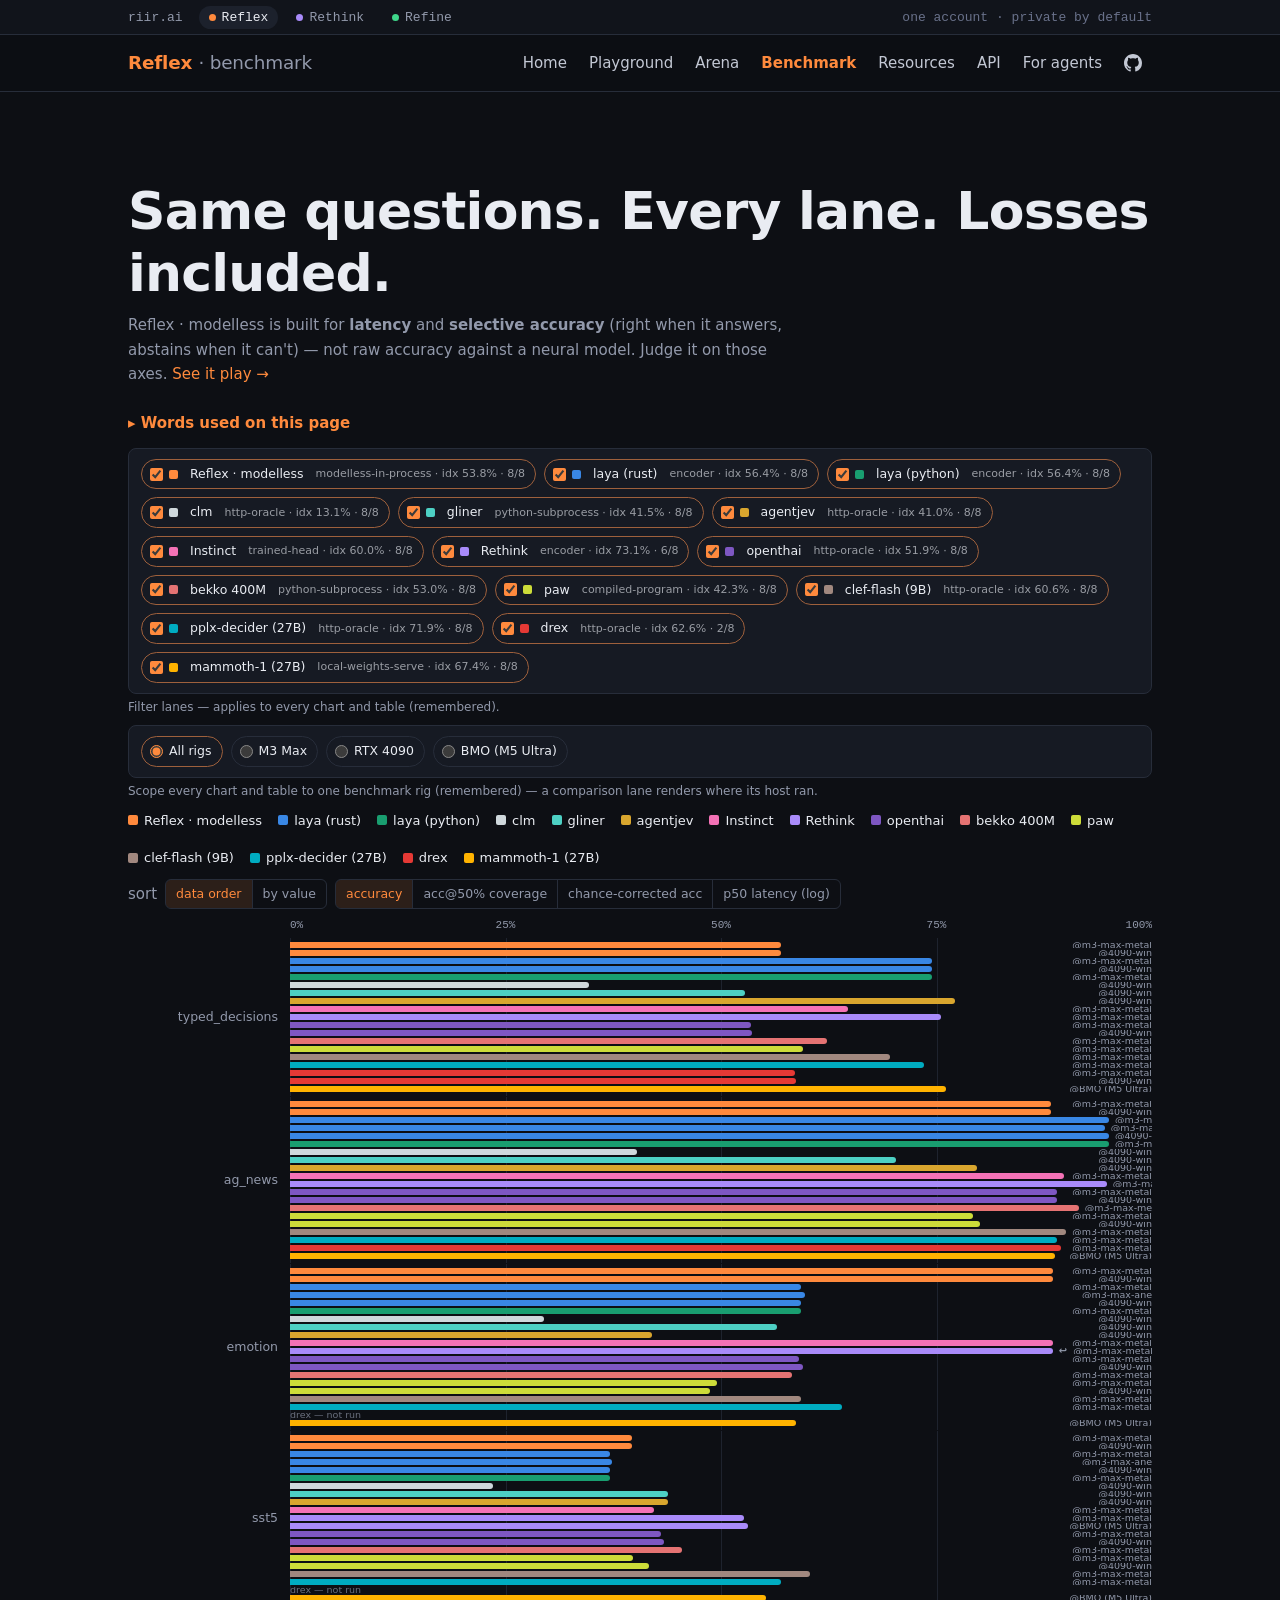
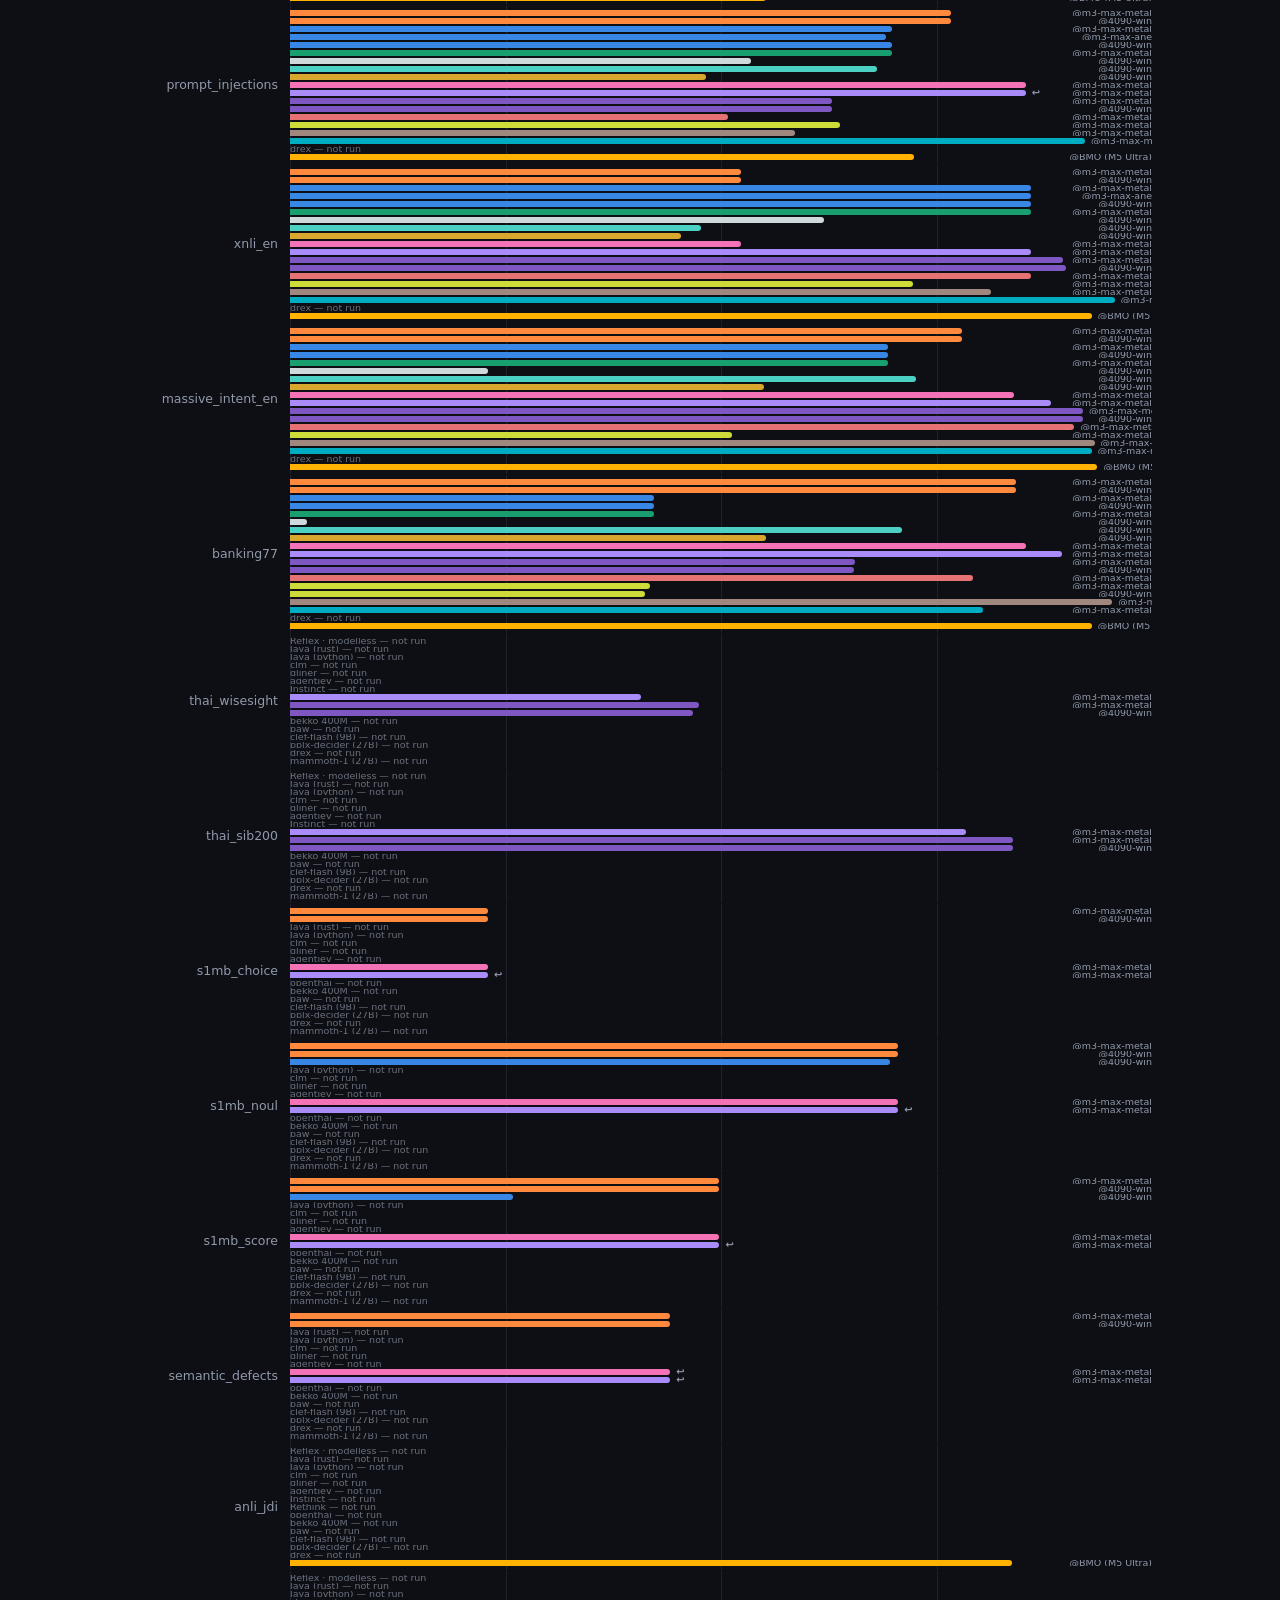
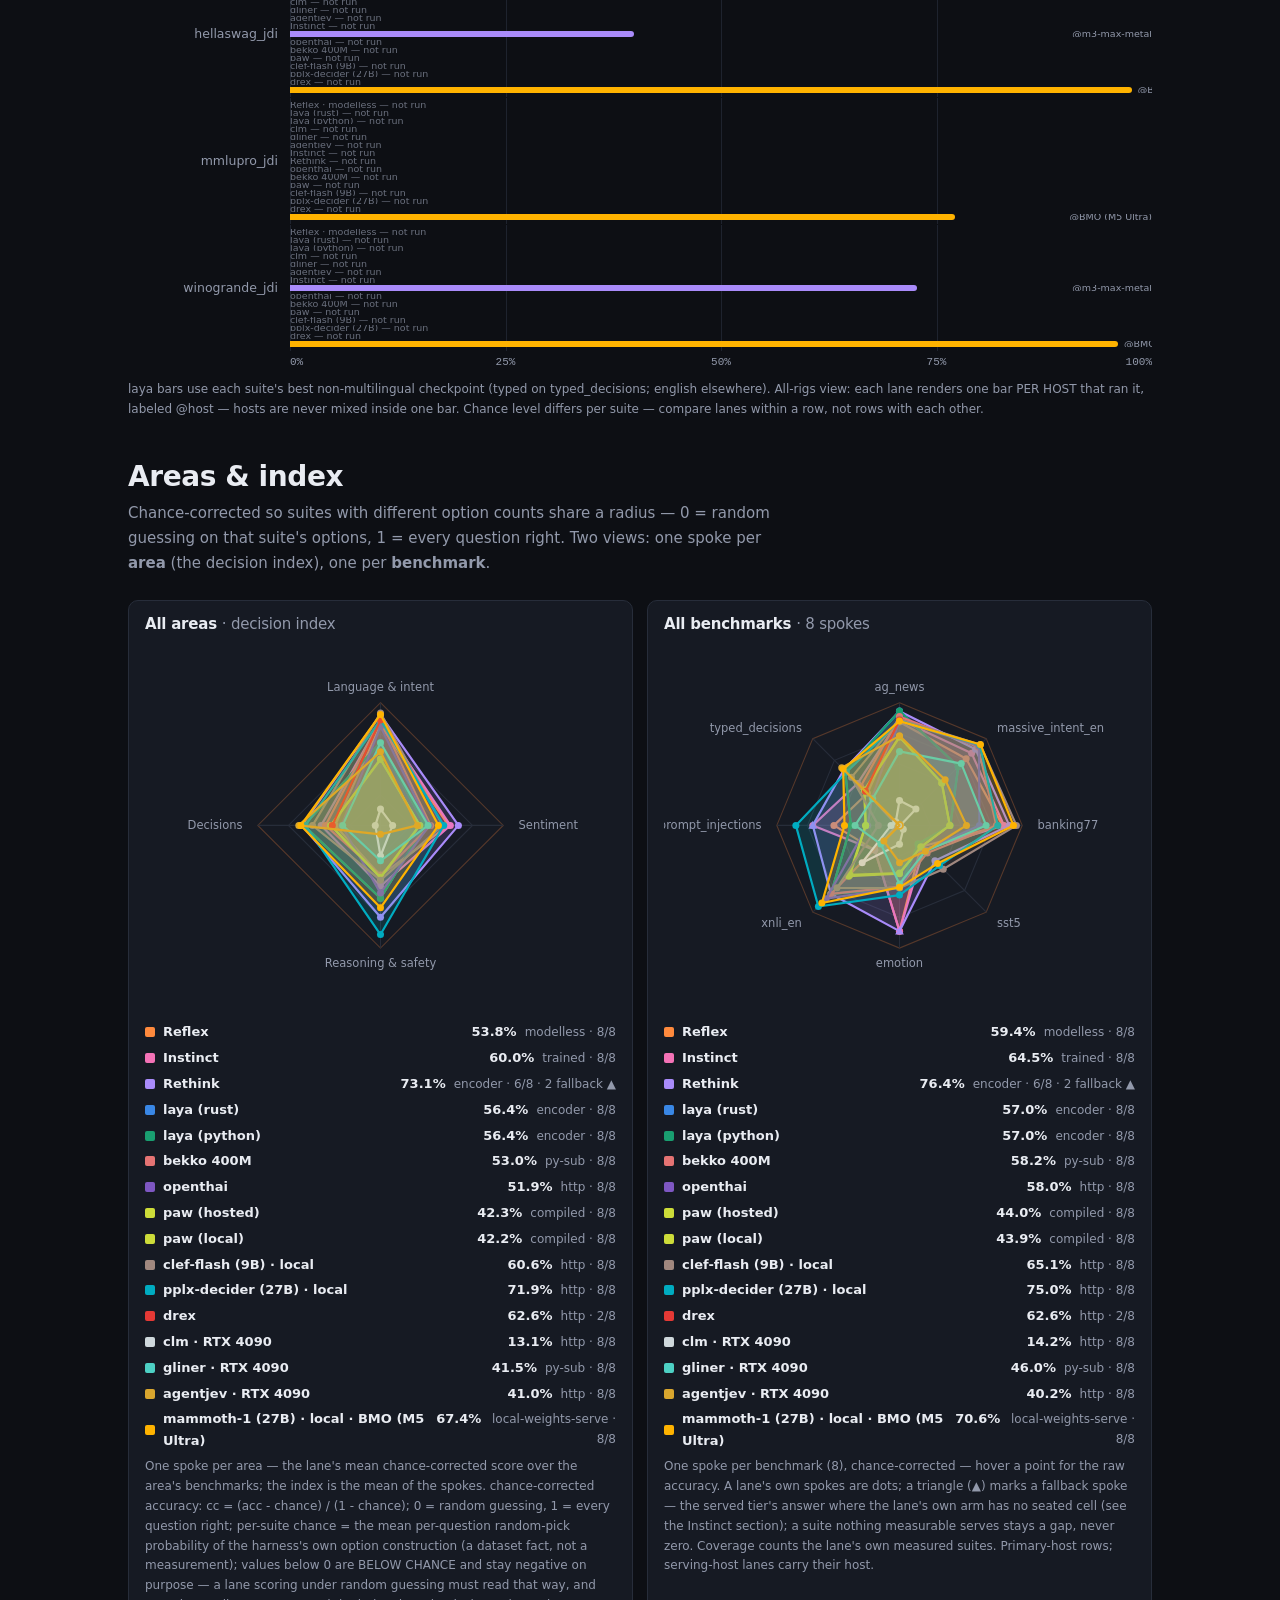
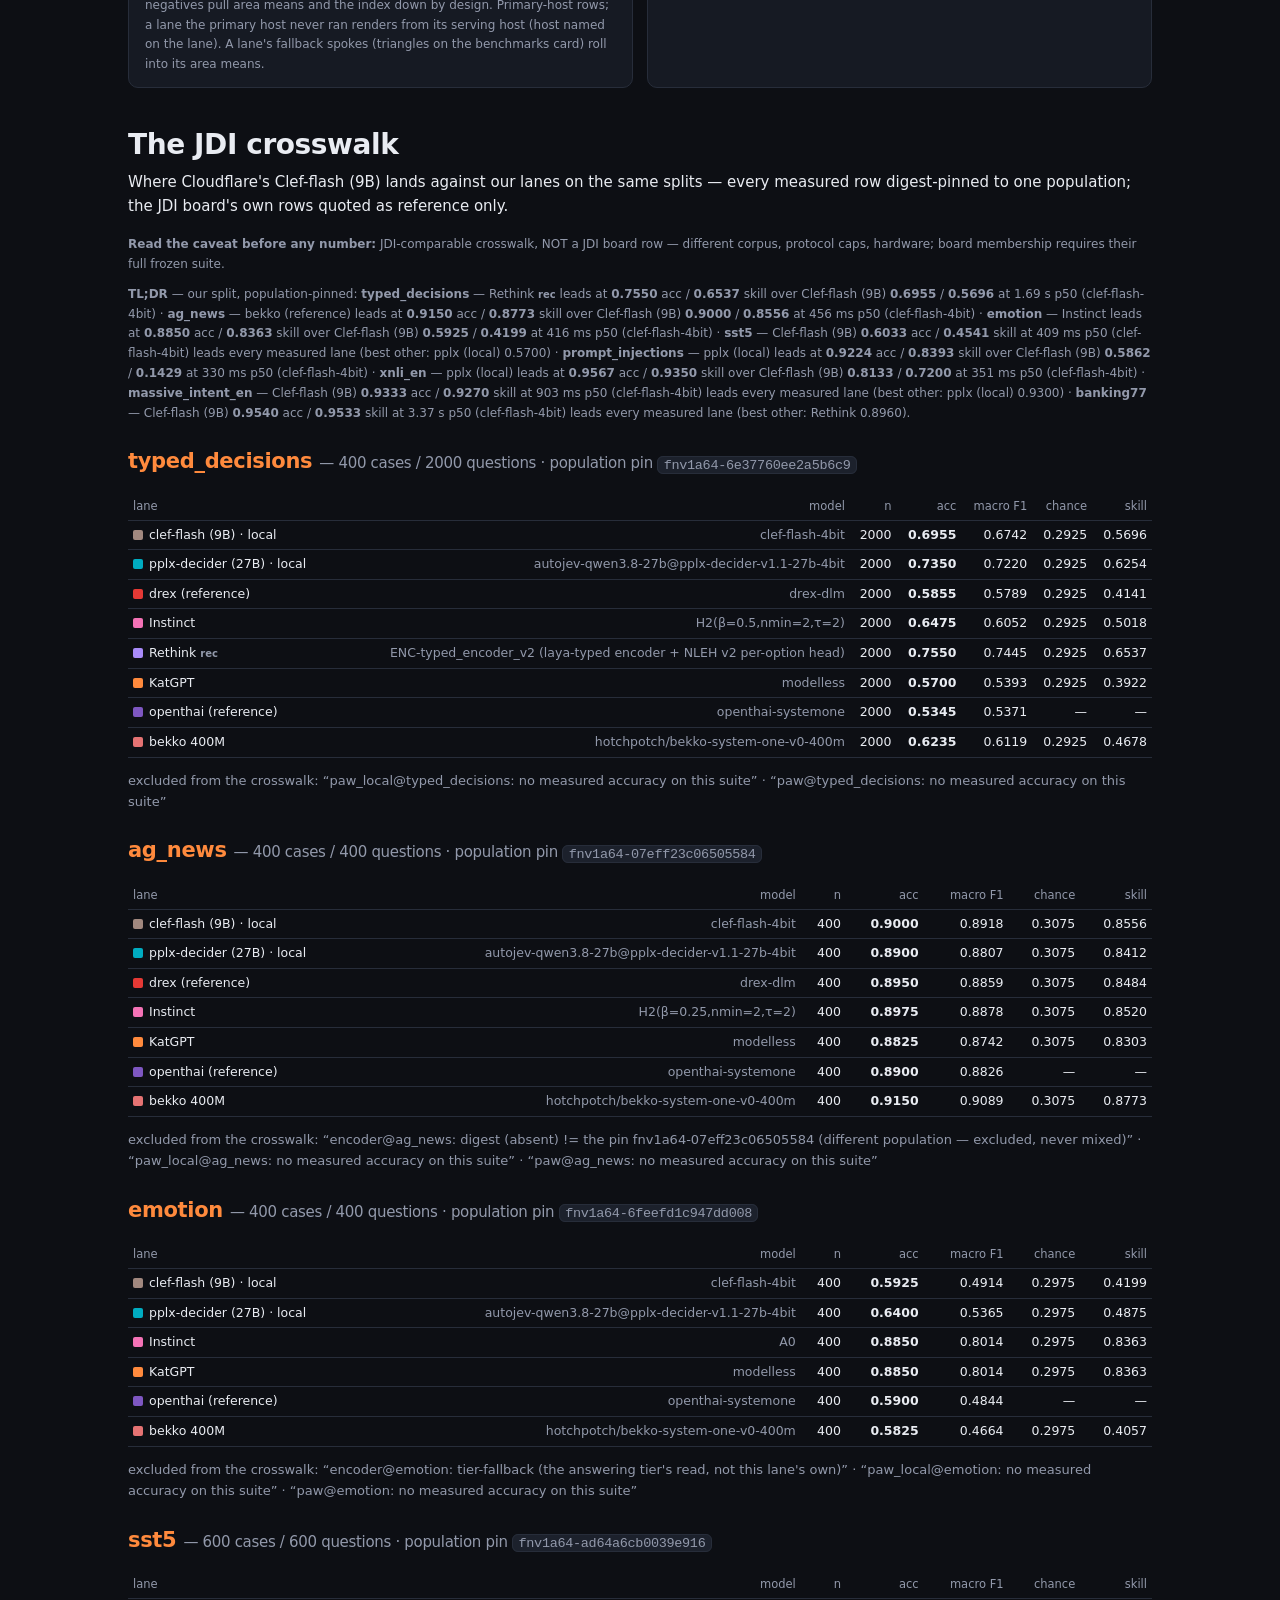
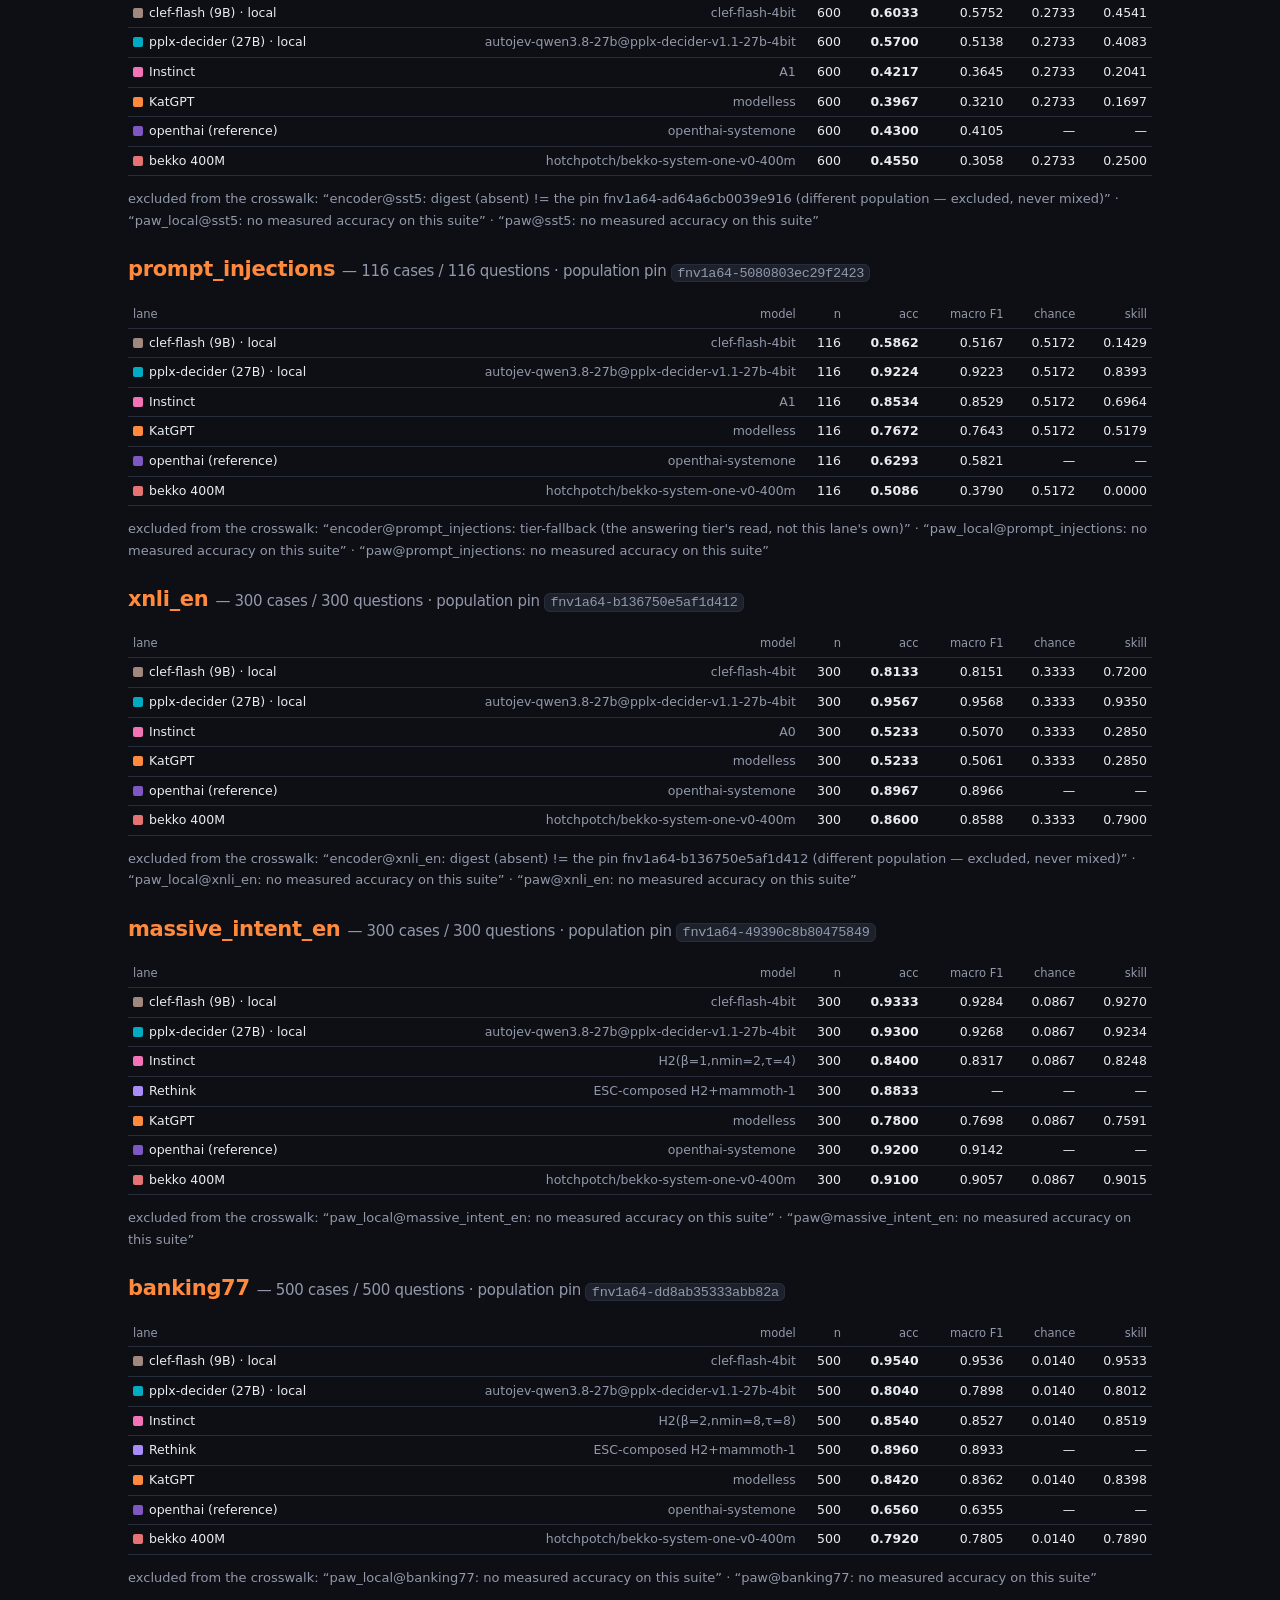
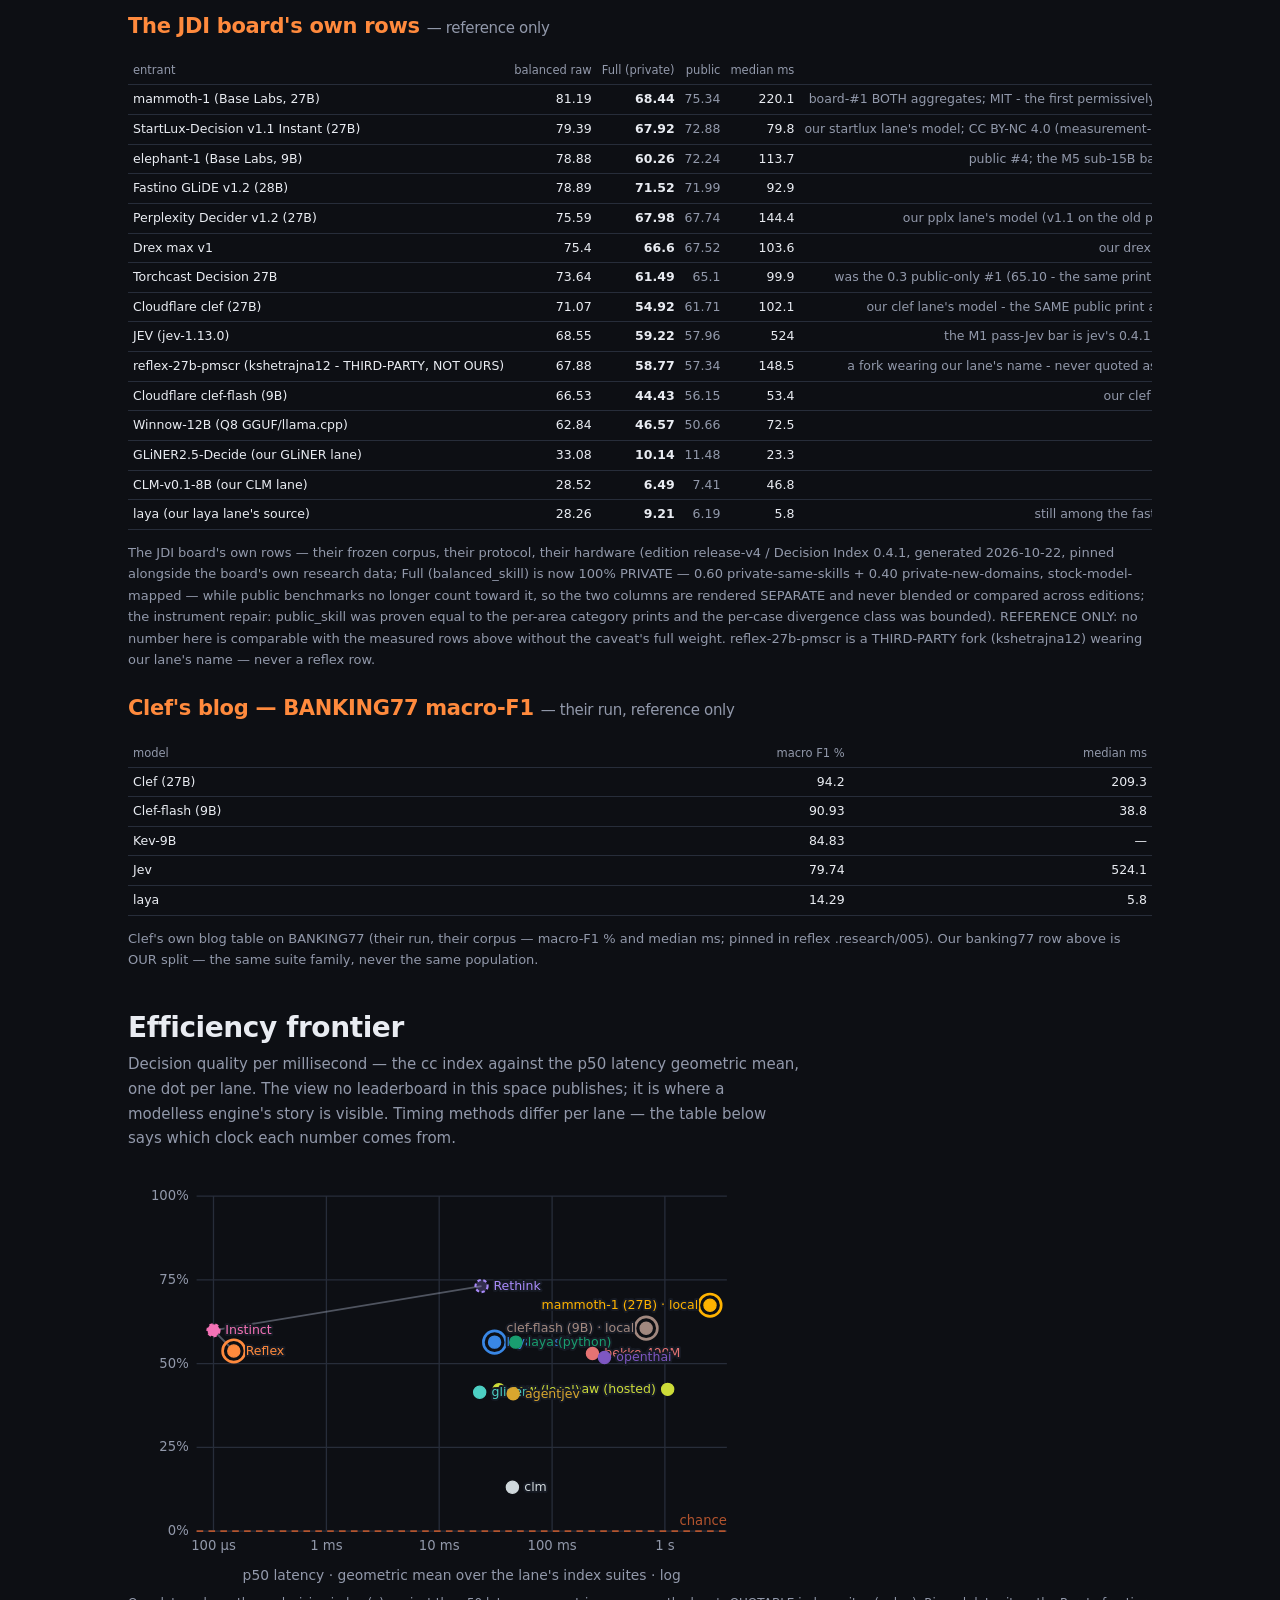
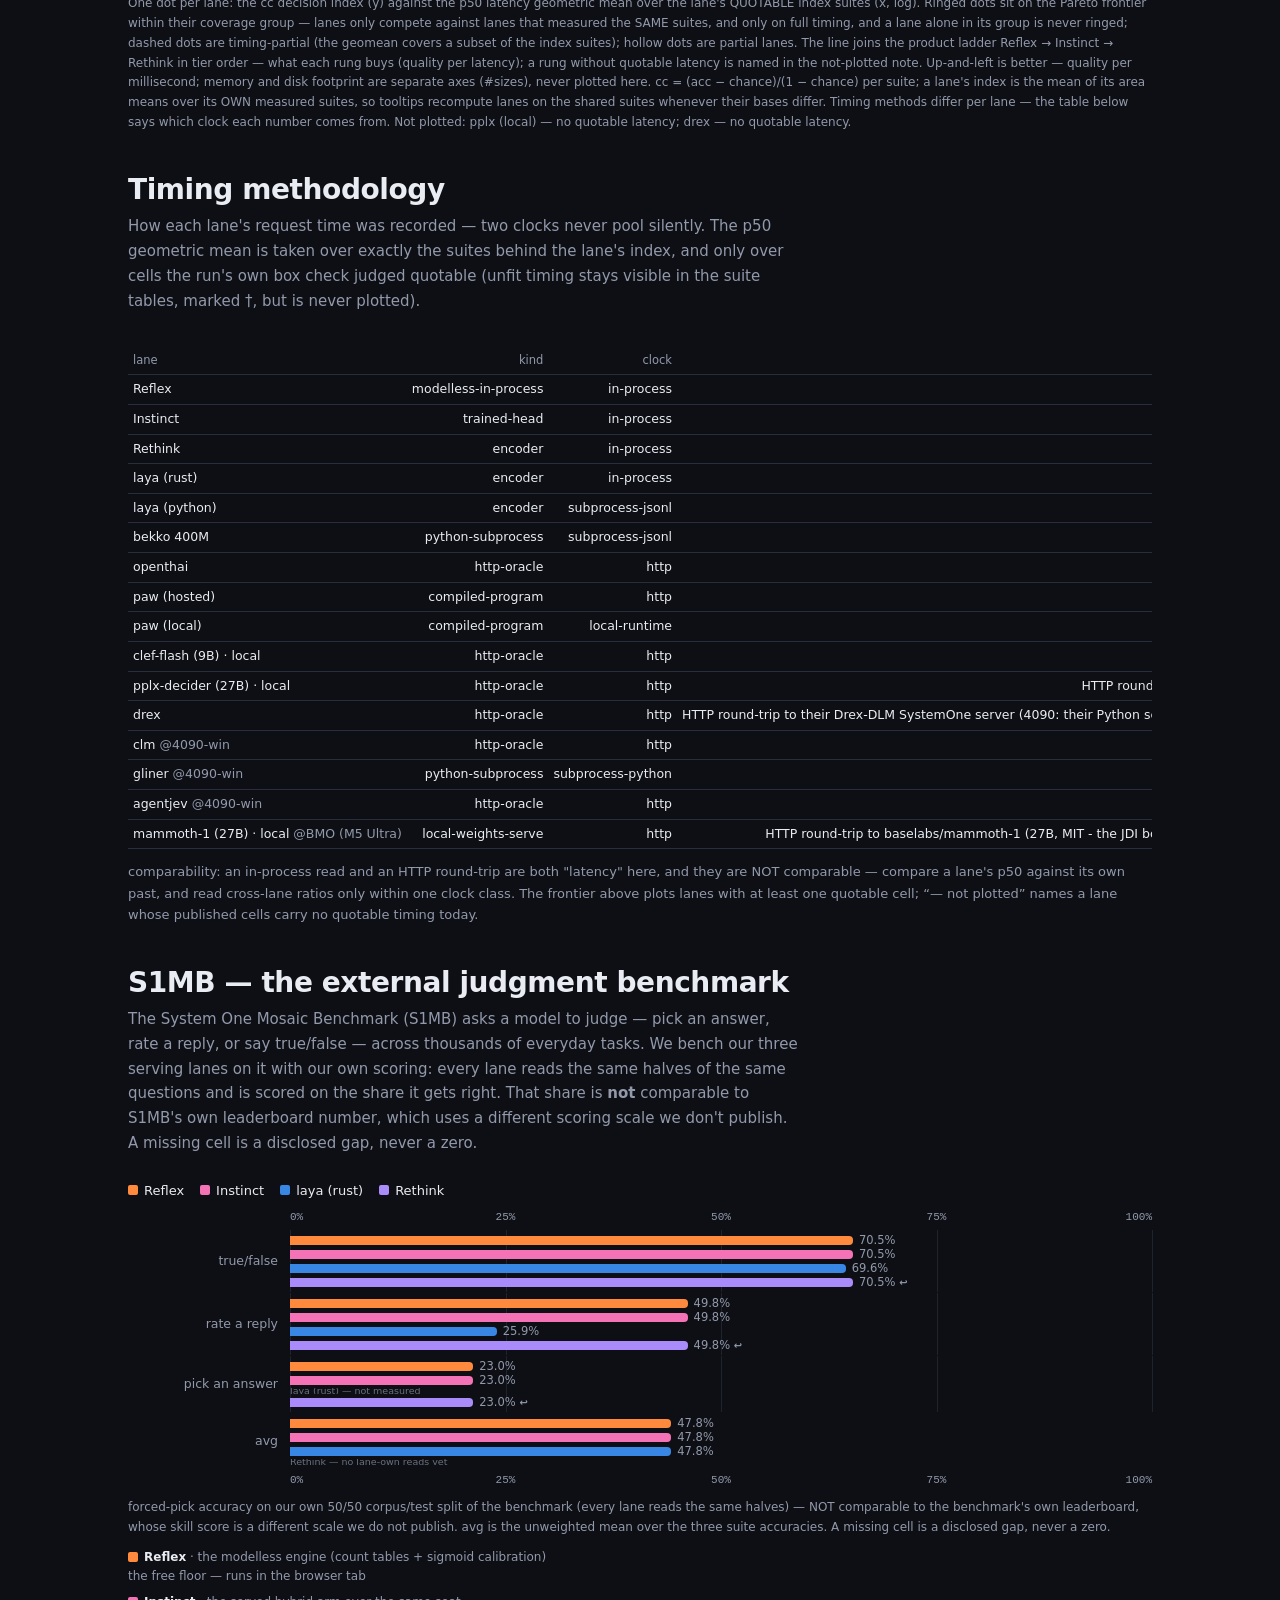
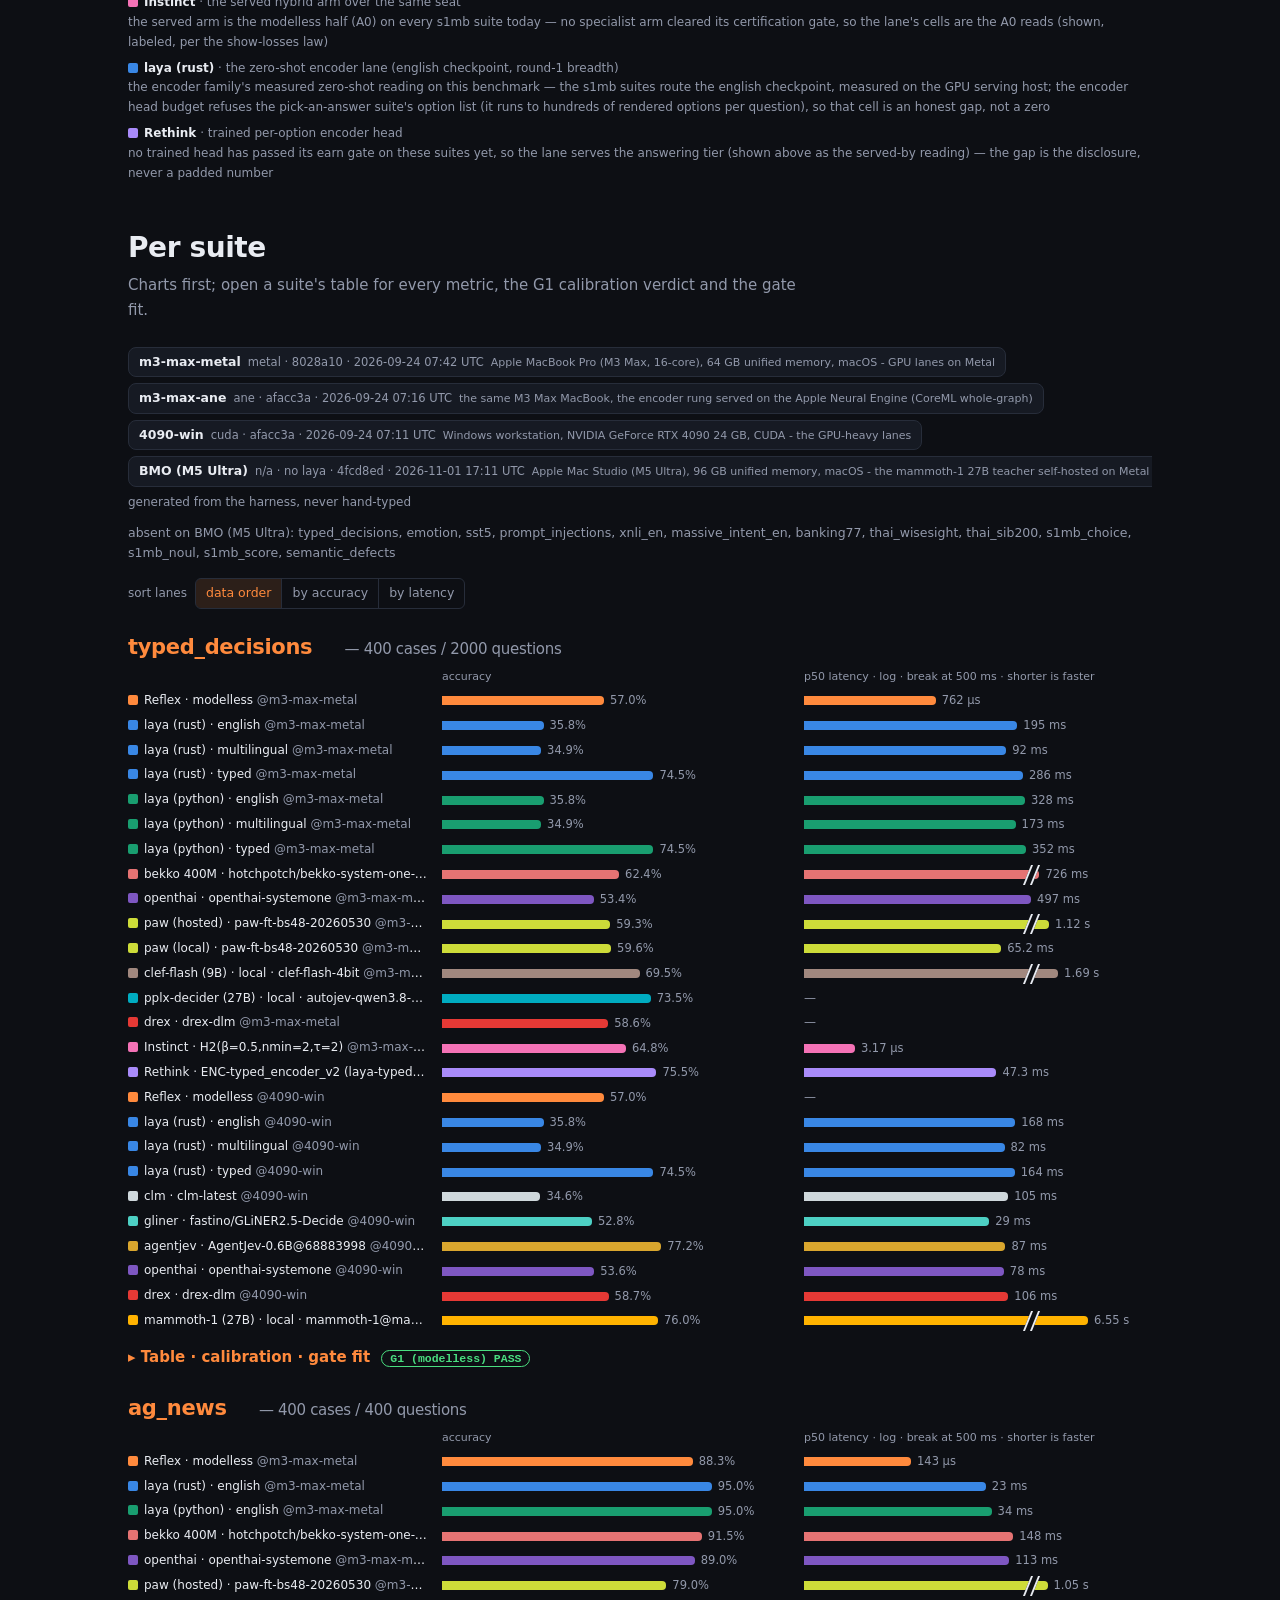
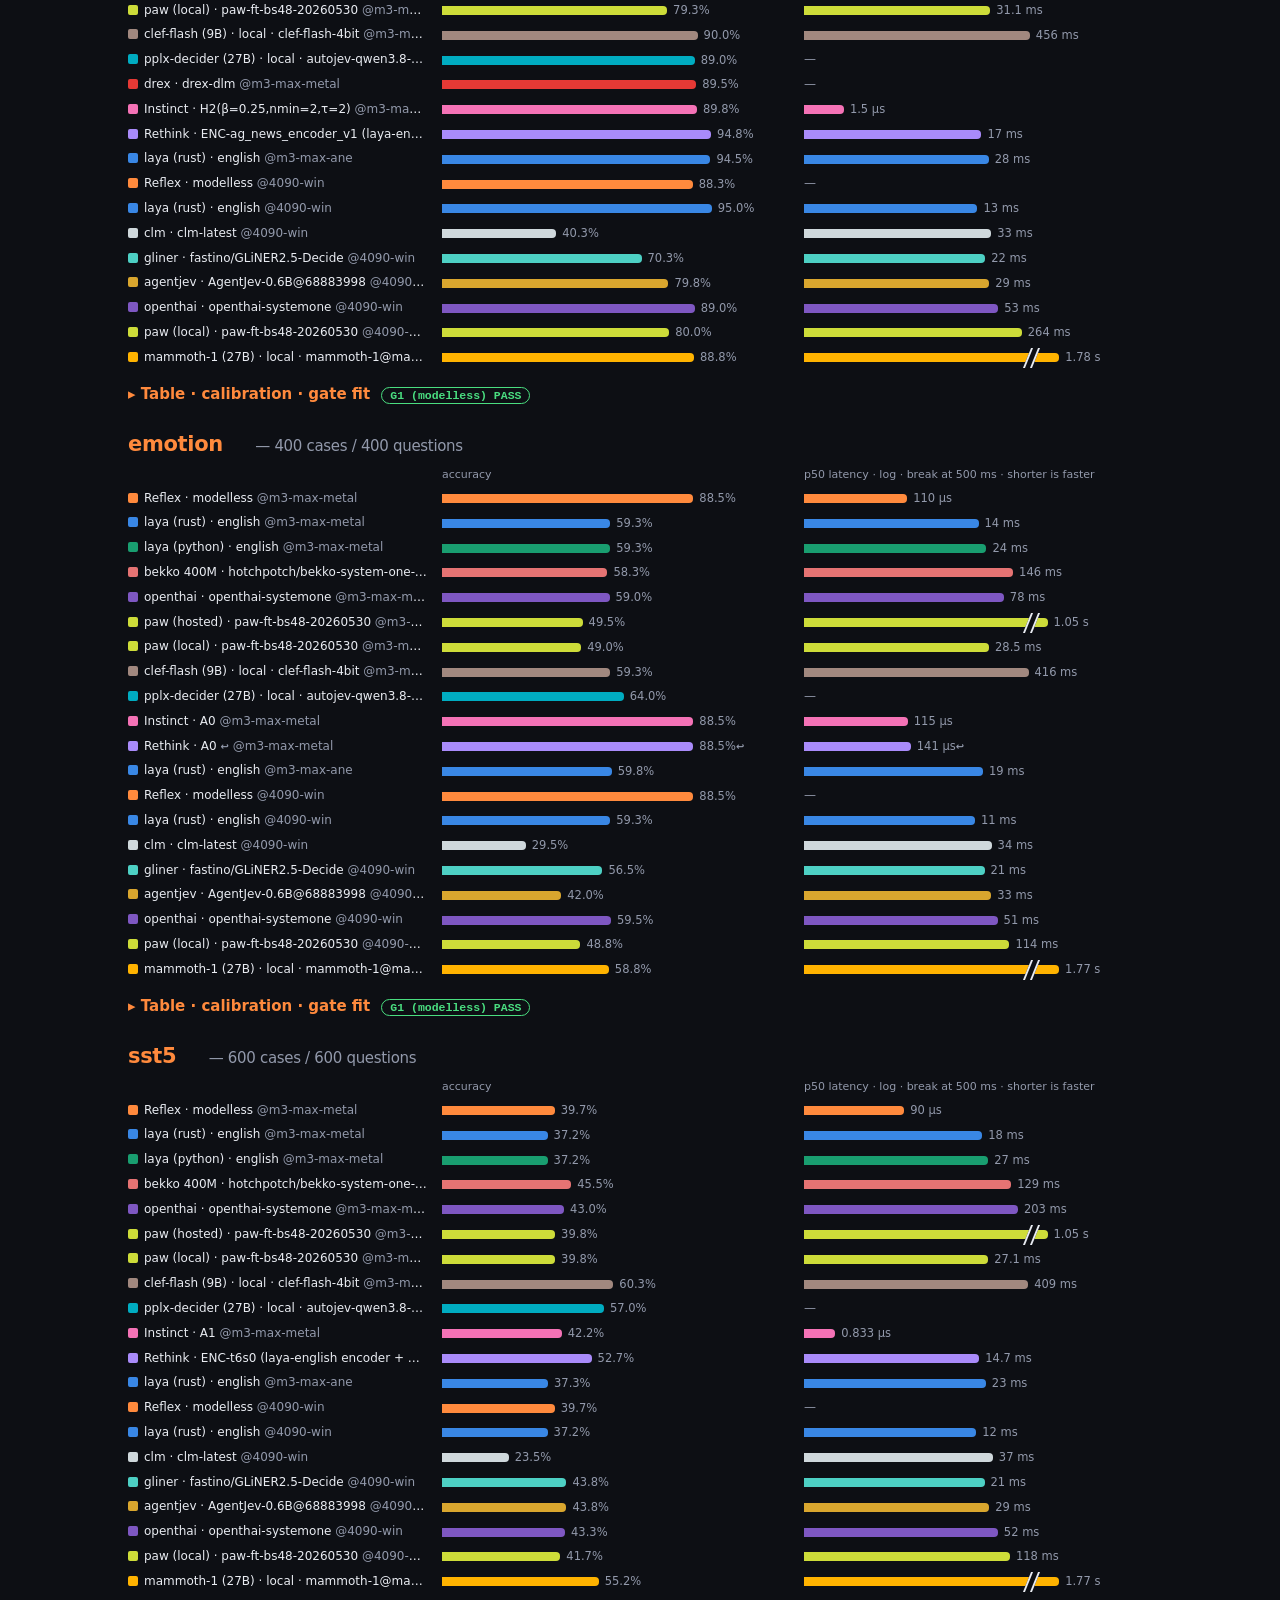
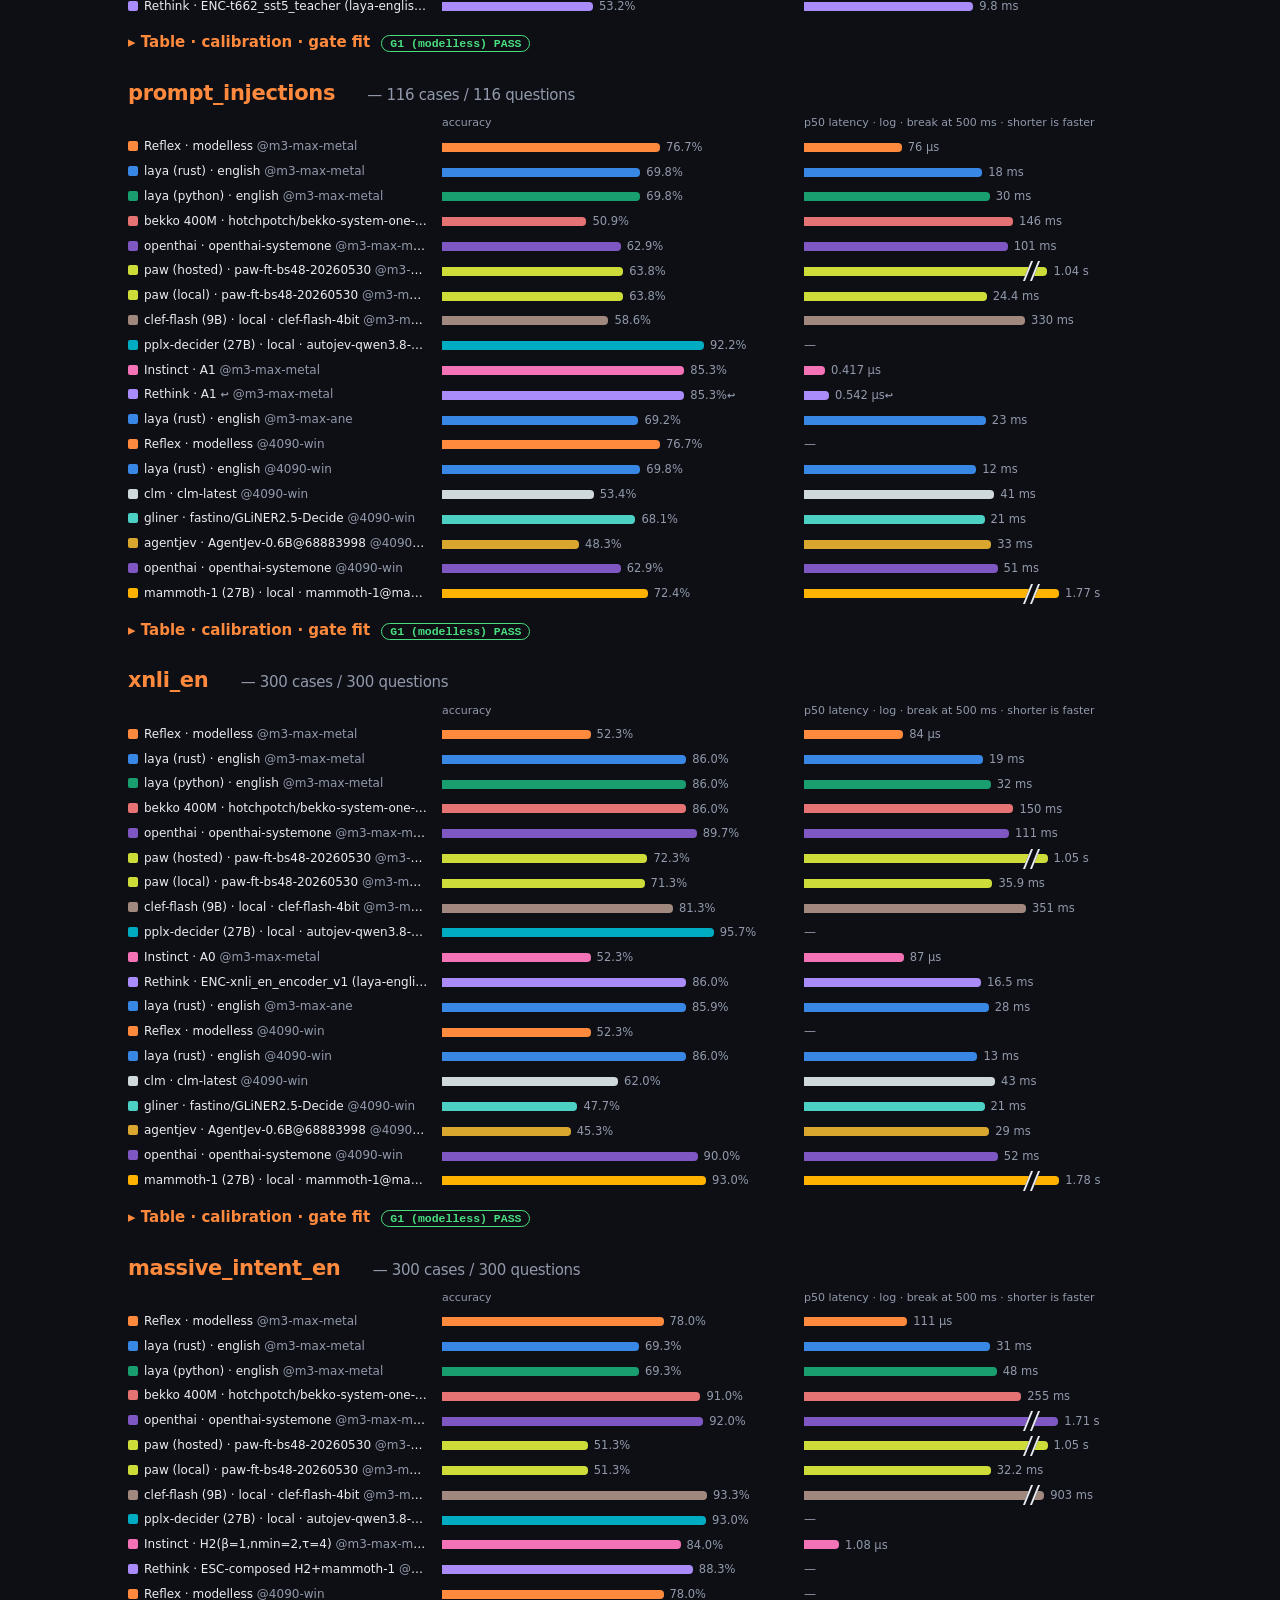
<file: bench/index.html>
<!doctype html>
<html lang="en" data-product="reflex">
<head>
  <meta charset="utf-8">
  <meta name="viewport" content="width=device-width, initial-scale=1">
  <title>Reflex — benchmark tables</title>
  <meta name="description" content="Every suite, every lane, the same questions — Reflex · modelless against open-weights models, losses published.">
  <link rel="stylesheet" href="/assets/family.css">
  <link rel="stylesheet" href="/assets/style.css">
  <style>
  .suite { margin: 26px 0 8px; font-size: 21px; color: var(--ember); }
  .cases { color: var(--muted); font-weight: 400; }
  .suite .cases { font-size: 15px; }
  p.cases { font-size: 13px; margin: 6px 0 0; }
  .host { color: var(--muted); font-size: inherit; }
  table.bench { width: 100%; border-collapse: collapse; font-size: 12.5px; margin: 10px 0 6px; }
  table.bench th, table.bench td { padding: 4px 5px; border-bottom: 1px solid var(--line); text-align: right; white-space: nowrap; }
  table.bench th { color: var(--muted); font-weight: 500; font-size: 11.5px; }
  table.bench td:first-child, table.bench th:first-child { text-align: left; }
  table.bench td.best { color: var(--ember); font-weight: 700; }
  .g1 { font-size: 14px; margin: 8px 0; color: var(--text); }
  .g1 .pass { color: var(--ok); font-weight: 700; }
  .g1 .fail { color: var(--warn); font-weight: 700; }
  .g1 .noclaim { color: var(--muted); font-weight: 700; }
  .protocol { font-size: 13px; color: var(--muted); margin: 6px 0 0; }
  .scroll { overflow-x: auto; }
  /* the per-suite bar table (bench-only — the shared bc-* rules live in style.css) */
  .bc-suite { display: grid; grid-template-columns: minmax(150px, 300px) 1fr 1fr; column-gap: 14px; row-gap: 5px; align-items: center; margin: 8px 0 10px; font-size: 12px; }
  .bc-sh { color: var(--muted); font-size: 11px; }
  .bc-slabel { color: var(--text); white-space: nowrap; overflow: hidden; text-overflow: ellipsis; }
  .bc-cell { display: flex; align-items: center; gap: 6px; height: 12px; position: relative; }
  .bc-cell i { height: 9px; }
  .bc-cell span { color: var(--muted); font-size: 11.5px; white-space: nowrap; font-variant-numeric: tabular-nums; }
  .bc-cell.bc-none { color: var(--muted); }
  .bc-tip { position: fixed; display: none; z-index: 20; pointer-events: none; background: var(--panel); border: 1px solid var(--line); border-radius: 6px; padding: 7px 10px; font-size: 12px; line-height: 1.5; color: var(--text); box-shadow: 0 4px 18px rgba(0,0,0,.45); max-width: min(360px, calc(100vw - 16px)); overflow-wrap: anywhere; }
  /* the per-bar host tag (all-rigs hero): same overflow idiom as bc-none —
     9.5px text on a 6px line-box, so the row rhythm never grows */
  .bc-hhost { flex: none; font-size: 9.5px; line-height: 6px; color: var(--muted); white-space: nowrap; }
  /* The 390 fix (site Issue 013 T3): the bar row is minmax(150px,1fr) — the
     frac() caps every bar at the 100% tick, so the room is a floor, never a
     promise. A narrow host tag (flex:none, nowrap) whose floor row runs out
     of room overflowed the PAGE (scrollWidth 1145). The same idiom as
     bc-none: the row clips inside the track, the tooltip carries everything. */
  .bc-htrack .bc-hbar { min-width: 0; overflow: hidden; }
  .bc-htrack .bc-hbar .bc-hhost { margin-left: auto; }
  /* the tier-fallback mark (owner 2026-10-02): the value shown IS what the
     product serves; ↩ says a fallback tier answered (its name on hover) */
  .bc-fb { flex: none; font-size: 10px; line-height: 6px; color: var(--muted); cursor: help; }
  .lf-bar { display: flex; flex-wrap: wrap; gap: 8px; align-items: center; padding: 10px 12px; background: var(--panel); border: 1px solid var(--line); border-radius: 8px; margin: 12px 0 4px; }
  .lf-chip { display: inline-flex; align-items: center; gap: 6px; font-size: 12.5px; color: var(--text); border: 1px solid var(--line); border-radius: 999px; padding: 4px 10px 4px 8px; cursor: pointer; user-select: none; }
  .lf-chip:has(input:checked) { border-color: color-mix(in srgb, var(--accent) 55%, var(--line)); }
  .lf-chip input { accent-color: var(--accent); margin: 0; }
  .lf-chip .bc-sw { width: 9px; height: 9px; border-radius: 2px; flex: none; }
  .lf-hint { font-size: 12px; color: var(--muted); margin: 2px 0 8px; }
  /* the rig radio — mirrors the lane-filter chips, radio semantics: exactly
     one machine scope at a time (all | M3 Max | RTX 4090); styled beside the
     filter bar but as its own row so the two bars never read as one control */
  .rf-bar { display: flex; flex-wrap: wrap; gap: 8px; align-items: center; padding: 10px 12px; background: var(--panel); border: 1px solid var(--line); border-radius: 8px; margin: 0 0 4px; }
  .rf-chip { display: inline-flex; align-items: center; gap: 6px; font-size: 12.5px; color: var(--text); border: 1px solid var(--line); border-radius: 999px; padding: 4px 10px 4px 8px; cursor: pointer; user-select: none; }
  .rf-chip:has(input:checked) { border-color: color-mix(in srgb, var(--accent) 55%, var(--line)); }
  .rf-chip input { accent-color: var(--accent); margin: 0; }
  .rf-hint { font-size: 12px; color: var(--muted); margin: 2px 0 8px; }
  /* the Instinct section (PoC) — the verdict rows reuse the shared .tldr li
     vocabulary from style.css; the figure matches the home flow figure */
  .instinct .figure { margin: 14px 0 6px; }
  .instinct .figure img { max-width: 100%; height: auto; }
  /* the shared sheet's `section h2` is margin 0-top, so mid-section headers
     sit flush on the chart/paragraph above — give every h2 the same top gap
     the inline margin-top:40px rows already use (inline style still wins) */
  .wrap section h2 { margin-top: 40px; }
  /* the per-suite verdict lines (instinct.js): headline + a segmented
     "remain" bar + ONE LINE PER SUITE — fill = Instinct (its lane color),
     tick = the compared lane (its color), the dim span between = the gap */
  .instinct .tldr > ul > li { display: flex; gap: .4em; align-items: flex-start; }
  .instinct .tldr > ul > li > i { flex: none; }
  /* style.css's `.tldr p { display: inline }` is the arena TL;DR's prose
     shape — here the chip, the lead and the legend are separate lines */
  .instinct .tldr > p { display: block; }
  .iv-main { flex: 1; min-width: 0; }
  .iv-head { display: block; }
  .iv-seg { display: flex; height: 9px; margin: 7px 0 3px; border: 1px solid var(--line); border-radius: 5px; overflow: hidden; background: var(--bg2); }
  .iv-seg i { min-width: 3px; }
  .iv-seg .up { background: var(--ok); }
  .iv-seg .down { background: var(--ember); }
  .iv-seg .a0 { background: var(--muted); }
  /* the verdict color law (issue 010): green ahead · yellow tied · red
     behind — ties take the warn yellow, floor-seated (A0) suites stay grey
     (the floor matching itself is not a tie), and the within-noise trails
     (also a behind) read ember with their ≈ glyph so the two yellows never
     blur */
  .iv-seg .eq { background: var(--warn); }
  .iv-seg .none { background: repeating-linear-gradient(45deg, transparent 0 3px, var(--line) 3px 5px); min-width: 0; }
  .iv-legend { font-size: 11.5px; color: var(--muted); margin: 2px 0 6px; }
  .iv-legend .iv-sw { display: inline-block; width: 9px; height: 9px; border-radius: 2px; margin-right: 4px; }
  .iv-legend .iv-tickdemo { display: inline-block; width: 2px; height: 10px; background: var(--muted); margin: 0 4px 0 8px; vertical-align: -1px; }
  /* One shared fixed-layout table per list: the percent column is a FIXED
     300px on every row (owner call — no per-row content sizing), overflow
     hidden past it, and the bar gets the remaining width. */
  .iv-lines { list-style: none; margin: 5px 0 2px; padding: 0; display: table; width: 100%; table-layout: fixed; border-spacing: 10px 1.5px; }
  .iv-line { display: table-row; font-size: 12px; }
  .iv-suite { display: table-cell; width: 12.5em; max-width: 12.5em; color: var(--text); white-space: nowrap; overflow: hidden; text-overflow: ellipsis; vertical-align: middle; }
  .iv-bar { display: table-cell; position: relative; width: auto; height: 13px; background: var(--bg2); border: 1px solid var(--line); border-radius: 6px; overflow: hidden; vertical-align: middle; }
  .iv-bar::after { content: ""; position: absolute; left: 50%; top: 0; bottom: 0; width: 1px; background: var(--line); }
  .iv-fill { position: absolute; top: 0; bottom: 0; left: 0; border-radius: 5px 0 0 5px; }
  .iv-gap { position: absolute; top: 0; bottom: 0; opacity: .35; }
  .iv-tick { position: absolute; top: -1px; bottom: -1px; width: 2px; border-radius: 1px; }
  .iv-nums { display: table-cell; width: 300px; max-width: 300px; white-space: nowrap; overflow: hidden; text-overflow: ellipsis; color: var(--muted); font-variant-numeric: tabular-nums; vertical-align: middle; }
  /* The 390 guard that used to live here (site Issue 013 T3:
     .iv-nums { max-width: 0; width: 1%; }) collapsed the numbers column at
     EVERY width — the teacher target read as missing on desktop while the
     text stayed selectable in the DOM (2026-11-08 owner report). The fixed
     table layout above already clips the 300px column through its own
     overflow, and the <=760px block layout below wraps the line, so narrow
     widths are covered without the zero-width cell. */
  .iv-nums b { font-weight: 600; }
  .iv-host { font-style: normal; font-size: 10px; color: var(--muted); }
  .iv-fb { font-size: 10px; line-height: 6px; color: var(--muted); cursor: help; }
  .iv-delta { display: table-cell; width: 3.2em; text-align: right; font-variant-numeric: tabular-nums; font-weight: 600; vertical-align: middle; }
  .iv-delta.up { color: var(--ok); }
  .iv-delta.down { color: var(--ember); }
  .iv-delta.a0 { color: var(--muted); font-weight: 400; }
  .iv-delta.eq { color: var(--warn); font-weight: 400; }
  .iv-delta.noise { color: var(--ember); }
  @media (max-width: 760px) {
    .iv-lines, .iv-line, .iv-line tbody { display: block; }
    .iv-line { position: relative; padding-right: 3.4em; }
    .iv-suite, .iv-bar, .iv-nums, .iv-delta { display: block; width: auto; }
    .iv-nums { overflow: visible; white-space: normal; }
    .iv-delta { position: absolute; right: 0; top: 1px; }
    .iv-bar { margin: 2px 0; }
  }
  /* the runs strip: one chip per host run (host · device · sha · when) */
  #bench-meta { display: flex; flex-wrap: wrap; align-items: center; gap: 6px 8px; margin: 10px 0 2px; color: var(--muted); font-size: 13.5px; }
    .run-chip { display: inline-flex; align-items: baseline; gap: 7px; border: 1px solid var(--line); background: var(--panel); border-radius: 8px; padding: 4px 10px; font-size: 12.5px; white-space: nowrap; }
  /* the 390 fix (site Issue 013 T3): the runs strip is a flex row of
     nowrap chips — a spec note chip measured 1129px on a 390 phone and
     widened the whole page. The strip scrolls inside itself (the family
     mobile invariant: wide things scroll in their own wrapper) */
  #bench-meta { overflow-x: auto; scrollbar-width: none; }
  #bench-meta::-webkit-scrollbar { display: none; }
  .run-chip b { color: var(--text); font-weight: 600; }
  .run-chip .rc-meta { color: var(--muted); font-size: 11.5px; font-variant-numeric: tabular-nums; }
  .run-chip .rc-spec { display: block; color: var(--muted); font-size: 11px; margin-top: 1px; }
  .rc-note { color: var(--muted); font-size: 12px; }
  .runs-notes { color: var(--muted); font-size: 12.5px; margin: 4px 0 0; flex-basis: 100%; }
  /* the two h2 siblings carry margin-top:40px inline; #per-suite was the one
     heading without it, so the hero note crowded it */
  #per-suite { margin-top: 48px; }
  #suite-sort { display: flex; align-items: center; gap: 8px; margin: 14px 0 10px; }
  #suite-sort .bc-mut { font-size: 12px; }
  /* the S1MB lane notes (bench-only): the per-lane model + caveat prose
     rendered full-width UNDER the chart — inside table cells this prose
     was the 390px sideways-scroll class (design guide §6: prose wraps,
     only tables/SVG scroll inside a wrapper) */
  .s1mb-notes { margin-top: 10px; }
  .s1mb-notes p { margin: 0 0 6px; font-size: 12px; color: var(--muted); }
  .s1mb-notes b { color: var(--text); font-weight: 600; }
  .s1mb-notes .bc-sw { margin-right: 6px; }
  @media (max-width: 640px) {
    .bc-suite { grid-template-columns: 1fr 1fr; }
    .bc-suite .bc-slabel { grid-column: 1 / -1; }
    .bc-suite .bc-sh:first-child { display: none; }
  }
  .faq h3 { font-size: 15.5px; color: var(--text); margin: 18px 0 4px; }
  .faq p, .notes li, .refs li { font-size: 14px; color: var(--muted); margin: 4px 0; }
  .notes ul, .refs ul { padding-left: 20px; margin: 6px 0; }
  /* the area radar cards (the decision-index view) */
  .area-cards { display: grid; grid-template-columns: repeat(auto-fit, minmax(340px, 1fr)); gap: 14px; margin: 10px 0 4px; }
  .area-card { background: var(--panel); border: 1px solid var(--line); border-radius: 10px; padding: 14px 16px 10px; }
  .area-card h3 { margin: 0 0 4px; font-size: 15px; }
  .area-card .bc-note { margin: 6px 0 2px; }
  .rd-svg { width: 100%; height: auto; display: block; }
  .rd-ring { fill: none; stroke: var(--line); stroke-width: 1; }
  .rd-ring-outer { stroke: #56382a; }
  .rd-spoke { stroke: var(--line); stroke-width: 1; }
  .rd-label { fill: var(--muted); font-size: 10.5px; }
  .rd-poly { fill-opacity: .16; stroke-width: 2; stroke-linejoin: round; }
  .rd-polyline { stroke-width: 2; }
  .rd-dot { stroke: var(--bg); stroke-width: 1.5; cursor: default; }
  .rd-legend { display: flex; flex-direction: column; gap: 4px; margin-top: 8px; }
  .rd-lg { display: flex; align-items: baseline; gap: 8px; font-size: 13px; }
  .rd-lg .bc-sw { flex: none; align-self: center; margin-right: 0; }
  .rd-lg-idx { margin-left: auto; font-weight: 700; font-variant-numeric: tabular-nums; }
  .rd-lg .bc-mut { font-size: 12px; text-align: right; }
  /* plan 001 (2026-10-02): below-chance marks, chip meta, frontier, profile */
  .bc-hbar { position: relative; }
  .bc-zero { position: absolute; left: 0; top: 10%; bottom: 10%; width: 3px; border-radius: 1px; opacity: .95; }
  .bc-cell { position: relative; }
  .bc-cell .bc-zero { width: 2px; }
  td.ccneg { color: #ff9d7a; font-variant-numeric: tabular-nums; }
  .lf-meta { opacity: .62; font-size: 11px; margin-left: 6px; font-weight: 400; }
  .ft-svg { width: 100%; max-width: 620px; height: auto; display: block; }
  .ft-grid { stroke: var(--line); stroke-width: 1; }
  .ft-tick { fill: var(--muted); font-size: 10px; }
  .ft-chance { stroke: #b3542e; stroke-width: 1.4; stroke-dasharray: 5 4; }
  .ft-chance-t { fill: #b3542e; }
  .ft-axis { fill: var(--muted); font-size: 10.5px; }
  .ft-ring { fill: none; stroke-width: 2; }
  .ft-ladder { fill: none; stroke: var(--muted); stroke-width: 1.4; opacity: .5; }
  .ft-label { font-size: 9.5px; paint-order: stroke; stroke: var(--panel, #17120e); stroke-width: 3px; stroke-linejoin: round; }
  .ft-partial { cursor: default; }
  .lane-profile { background: var(--panel); border: 1px solid var(--line); border-left-width: 4px; border-radius: 10px; padding: 12px 16px; margin: 10px 0; }
  .lane-profile h3 { margin: 0 0 6px; font-size: 16px; }
  #bench-changes ul { margin: 8px 0; padding-left: 18px; display: grid; gap: 8px; }
  #bench-changes li strong { font-variant-numeric: tabular-nums; }
  </style>
</head>
<body>

<nav class="gf-bar" aria-label="riir.ai family"><div class="wrap">
  <a class="gf-home" href="https://riir.ai/">riir.ai</a>
  <a class="gf-p gf-reflex"  href="https://reflex.riir.ai/" aria-current="page">Reflex</a>
  <a class="gf-p gf-rethink" href="https://rethink.riir.ai/">Rethink</a>
  <a class="gf-p gf-refine"  href="https://refine.riir.ai/">Refine</a>
  <span class="gf-tag">one account · private by default</span>
</div></nav>

<header class="site gf-head">
  <div class="wrap">
    <a class="gf-brand" href="/"><b>Reflex</b> <span>· benchmark</span></a>
    <nav class="gf-nav" aria-label="Reflex">
      <a href="/">Home</a>
      <a href="/playground/">Playground</a>
      <a href="/arena/">Arena</a>
      <a href="/bench/" aria-current="page">Benchmark</a>
      <a href="/resources/">Resources</a>
      <a href="/docs/api/">API</a>
      <a href="/#skill">For agents</a>
      <a class="gh" href="https://github.com/riir-ai/riir-reflex" aria-label="Reflex on GitHub" title="github.com/riir-ai/riir-reflex"><svg viewBox="0 0 16 16" width="18" height="18" fill="currentColor" aria-hidden="true" focusable="false"><path d="M8 0C3.58 0 0 3.58 0 8c0 3.54 2.29 6.53 5.47 7.59.4.07.55-.17.55-.38 0-.19-.01-.82-.01-1.49-2.01.37-2.53-.49-2.69-.94-.09-.23-.48-.94-.82-1.13-.28-.15-.68-.52-.01-.53.63-.01 1.08.58 1.23.82.72 1.21 1.87.87 2.33.66.07-.52.28-.87.51-1.07-1.78-.2-3.64-.89-3.64-3.95 0-.87.31-1.59.82-2.15-.08-.2-.36-1.02.08-2.12 0 0 .67-.21 2.2.82.64-.18 1.32-.27 2-.27s1.36.09 2 .27c1.53-1.04 2.2-.82 2.2-.82.44 1.1.16 1.92.08 2.12.51.56.82 1.27.82 2.15 0 3.07-1.87 3.75-3.65 3.95.29.25.54.73.54 1.48 0 1.07-.01 1.93-.01 2.2 0 .21.15.46.55.38A8.01 8.01 0 0 0 16 8c0-4.42-3.58-8-8-8z"/></svg></a>
    </nav>
  </div>
</header>

<div class="wrap">
  <section style="border-top:0">
    <h1 class="page-title">Same questions. Every lane. Losses included.</h1>
    <p class="sub">Reflex · modelless is built for <b>latency</b> and <b>selective accuracy</b> (right when it answers,
      abstains when it can't) — not raw accuracy against a neural model. Judge it on those axes.
      <a href="/arena/">See it play →</a></p>
    <details class="more gloss-box" id="glossary">
      <summary>Words used on this page</summary>
      <div class="gf-callout learn-gloss">
        <dl class="gf-gloss">
          <dt>abstain</dt><dd>Saying <em>I'm not sure</em> instead of guessing; the full probability distribution
            still comes back with it.</dd>
          <dt>coverage</dt><dd>The share of questions a lane actually answered.</dd>
          <dt>calibration</dt><dd>Whether stated confidence matches reality: answers given “eight in ten” confidence
            should be right about eight times in ten.</dd>
          <dt>ECE</dt><dd>Expected calibration error — the average gap between confidence and accuracy. Lower is
            better.</dd>
          <dt>modelless</dt><dd>No neural network and no training run — answers come from documents you author plus
            a few small numbers fitted from your labels.</dd>
          <dt>lane</dt><dd>One way of answering the same questions — an engine plus its setup. The board compares
            lanes side by side.</dd>
          <dt>suite</dt><dd>One benchmark task: a fixed set of questions with known answers.</dd>
          <dt>selective accuracy</dt><dd>How often answers are right, counting only the questions the system chose
            to answer (abstentions left out). Read it beside coverage.</dd>
          <dt>cc</dt><dd>Chance-corrected accuracy: zero is random guessing on that suite's option count, one is
            perfect, below zero is worse than guessing.</dd>
          <dt>conformal floor</dt><dd>A simple, well-understood baseline for honest confidence (split conformal
            prediction). A calibration claim has to beat it.</dd>
          <dt>record-only</dt><dd>Measured and published on the board, but not yet served to anyone.</dd>
          <dt>tier-fallback</dt><dd>Where a product lane has no answer of its own on a suite, the cell shows what is
            actually served there — the cheaper tier's answer — marked ↩ in tables and ▲ on the radar.</dd>
          <dt>encoder head</dt><dd>A small trained layer on top of a text encoder that turns the encoder's reading
            of the question into option probabilities.</dd>
          <dt>vessel</dt><dd>The package a hosted head is built to ship in: hashed, signed and encrypted, so only the
            hosted reader can open it. The format is built but not yet the serving path — today's specialists are
            files checked against a pinned BLAKE3 digest, run on our servers.</dd>
          <dt>rung</dt><dd>One step on the ladder: free local Reflex first; a hosted head only when the step below
            abstains.</dd>
        </dl>
        <p class="faint gloss-more">The full primer — the Jev wire, prefill, macro-F1, the Jev Decision Index — is on
          <a href="/resources/#learn">Resources</a>.</p>
      </div>
    </details>
    <div id="lane-filter"></div>
    <p class="lf-hint">Filter lanes — applies to every chart and table (remembered).</p>
    <div id="rig-filter"></div>
    <div id="bench-hero" aria-live="polite"></div>

    <h2 id="areas"><a class="hlink" href="#areas">Areas &amp; index</a></h2>
    <p class="sub">Chance-corrected so suites with different option counts share a radius — 0 = random guessing on that
      suite's options, 1 = every question right. Two views: one spoke per <b>area</b> (the decision index), one per
      <b>benchmark</b>.</p>
    <div id="lane-profile"></div>
    <div id="bench-areas" aria-live="polite"></div>

    <h2 id="crosswalk"><a class="hlink" href="#crosswalk">The JDI crosswalk</a></h2>
    <p>Where Cloudflare's Clef-flash (9B) lands against our lanes on the same splits — every measured row digest-pinned to one population; the JDI board's own rows quoted as reference only.</p>
    <div id="bench-crosswalk" aria-live="polite"></div>

    <h2 id="frontier"><a class="hlink" href="#frontier">Efficiency frontier</a></h2>
    <p class="sub">Decision quality per millisecond — the cc index against the p50 latency geometric mean, one dot per
      lane. The view no leaderboard in this space publishes; it is where a modelless engine's story is visible. Timing
      methods differ per lane — the table below says which clock each number comes from.</p>
    <div id="bench-frontier" aria-live="polite"></div>

    <h2 id="timing"><a class="hlink" href="#timing">Timing methodology</a></h2>
    <p class="sub">How each lane's request time was recorded — two clocks never pool silently. The p50 geometric mean is
      taken over exactly the suites behind the lane's index, and only over cells the run's own box check judged
      quotable (unfit timing stays visible in the suite tables, marked †, but is never plotted).</p>
    <div id="bench-timing"></div>

    <h2 id="s1mb" style="margin-top:40px"><a class="hlink" href="#s1mb">S1MB — the external judgment benchmark</a></h2>
    <p class="sub">The System One Mosaic Benchmark (S1MB) asks a model to judge — pick an answer, rate a reply, or
      say true/false — across thousands of everyday tasks. We bench our three serving lanes on it with our own
      scoring: every lane reads the same halves of the same questions and is scored on the share it gets right.
      That share is <strong>not</strong> comparable to S1MB's own leaderboard number, which uses a different
      scoring scale we don't publish. A missing cell is a disclosed gap, never a zero.</p>
    <div id="bench-s1mb" aria-live="polite"></div>

    <h2 id="per-suite"><a class="hlink" href="#per-suite">Per suite</a></h2>
    <p class="sub">Charts first; open a suite's table for every metric, the G1 calibration verdict and the gate fit.</p>
    <p id="bench-meta">loading data/bench.json …</p>
    <div id="suite-sort" hidden><span class="bc-mut">sort</span></div>
    <div id="tables"></div>

    <h2 id="protocol-section" style="margin-top:40px"><a class="hlink" href="#protocol-section">Protocol</a></h2>
    <details class="more"><summary>Corpus, calibration, floor and divergence rules (from the run's own metadata)</summary>
    <div id="protocol"></div>
    </details>

    <h2 id="instinct" style="margin-top:40px"><a class="hlink" href="#instinct">Instinct — the trained add-on (PoC)</a></h2>
    <div class="instinct">
      <p class="sub"><strong>Instinct</strong> (<a href="https://github.com/riir-ai/riir-instinct">riir-ai/riir-instinct</a>) is Reflex's trained sibling: per-domain
        specialist models — distilled, pinned by a BLAKE3 digest checked at every load, hot-swapped as whole artifacts — composed <em>on top of</em> the free engine, never instead of it.
        That is the family's rung model: each rung answers only what the rung below is not confident about — you pay for thinking, never for re-answering what the
        free floor already knows — so a fallback to Reflex or Instinct is the design, not a miss. <strong>Rethink</strong> is the same family's hosted rung
        (<a href="https://rethink.riir.ai/">rethink.riir.ai</a>) one level deeper; its open race is against the <em>other</em> published lanes, and wins, ties and
        losses all stay visible below. The arena TL;DR stays Reflex's until the rung stack is the best published lane on every suite it covers.</p>
      <p class="sub"><strong>Naming:</strong> the lane names carry no qualifier — <strong>Instinct</strong> is the hybrid
        (serving) lane, <strong>Rethink</strong> the encoder arm — Rethink is the separate hosted product
        (<a href="https://rethink.riir.ai/">rethink.riir.ai</a>; its source is private). Rethink is measured on a subset of suites so far (record-only: the encoder
        class is refused at serve), so its radar draws a dot only where its own arm measured and a triangle (▲) where the
        served tier answers — the coverage count beside its row names its own measured suites, and the row never reads below
        the product it belongs to. Where its own arm measured <em>below</em> the seated one, the served answer shows (↩, the
        answering arm + the encoder's own read on hover); where it reads ahead, the violet record cell stands — results land
        as the encoder serving deploy exists.</p>
      <figure class="figure scrolls" data-walk="/assets/instinct_flow.svg">
        <picture>
          <source media="(max-width: 720px)" srcset="/assets/instinct_flow_m.svg" type="image/svg+xml" width="340" height="1316">
          <img style="--minw:1204px" src="/assets/instinct_flow.svg" width="1462" height="724"
            alt="The Instinct composition, numbered along the path in four lanes. 1 your question — the same typed question. 2 Reflex answers first: embed, route, score, and the fused gate checks confidence. If sure, 3a the answer and its receipt return in microseconds and the specialist is never paid. If not sure, the open lane takes over: 3b.1 the abstained question is pruned to the top candidates, 3b.2 the locked per-domain specialist scores them — never blended — and 3b.3 a cascade pick or prior fusion returns one calibrated answer. Still unsure escalates one rung deeper to 4 the encoder rung on our GPU hosts — measured on the board, record-only. 5 the manifest hot-swaps registered arms — each beat free Reflex on one frozen read — back into the scoring step, whole."
            loading="lazy">
        </picture>
        <figcaption>Registered arms only: a specialist joins the manifest solely where it beat free Reflex pre-registration, on one frozen test read
          (the GOAT gate). Orange = your machine · pink = the open lane (serves live) · violet = our GPU hosts (the encoder rung, record-only). Write-up:
          <a href="https://github.com/riir-ai/riir-instinct/blob/HEAD/.docs/03_decision_flow/instinct_flow.md">instinct_flow.md</a>.</figcaption>
      </figure>
      <!-- gfflow:walk instinct_flow.svg -->
<details class="gf-walk-static" data-walk-static="instinct_flow.svg"><summary>Step by step: what goes in and what comes out</summary>
<ol class="gf-walk-list">
<li><p class="gf-walk-h"><b>1 · The same typed question</b></p><p>Your app sends the same typed question it would send the free engine: a state plus questions — choice, score or yes-no. This spot question is one the game heads know.</p><p class="gf-walk-io">IN · POST /decide</p><pre class="gf-code">{
  &quot;state&quot;: &quot;The piece leaves no holes under it on the left edge, sits flat on the surface, and the stack stays low.&quot;,
  &quot;questions&quot;: [
    {
      &quot;id&quot;: &quot;clean&quot;,
      &quot;kind&quot;: &quot;noul&quot;,
      &quot;prompt&quot;: &quot;Does the stack look clean?&quot;
    }
  ]
}</pre><p class="gf-walk-from">captured from the reflex 0.2.4 release binary, 2026-10-03 · POST /decide (answered request)</p></li>
<li><p class="gf-walk-h"><b>2 · The free floor answers first</b></p><p>Reflex runs before anything paid: embed, route to the corpus, score every option, and the fused gate checks confidence. On this harder triage question the gate abstains — every outcome comes back null — and that abstain is what pays the rung above.</p><p class="gf-walk-io">IN · POST /decide · a harder question</p><pre class="gf-code">{
  &quot;state&quot;: &quot;The staging deploy of release candidate 4.2 finished but the error budget is down to 12 percent and two health endpoints are flapping after the rollout. Rollback is one command. Decide what happens next.&quot;,
  &quot;questions&quot;: [
    {
      &quot;id&quot;: &quot;route&quot;,
      &quot;kind&quot;: &quot;choice&quot;,
      &quot;prompt&quot;: &quot;Route this ticket to the team that owns it.&quot;,
      &quot;options&quot;: [
        &quot;deploy-ops&quot;,
        &quot;billing-support&quot;
      ]
    },
    {
      &quot;id&quot;: &quot;promote&quot;,
      &quot;kind&quot;: &quot;noul&quot;,
      &quot;prompt&quot;: &quot;Should the rollout be promoted to production right now?&quot;
    },
    {
      &quot;id&quot;: &quot;severity&quot;,
      &quot;kind&quot;: &quot;score&quot;,
      &quot;prompt&quot;: &quot;How severe is this situation?&quot;,
      &quot;options&quot;: [
        &quot;routine&quot;,
        &quot;needs-attention&quot;,
        &quot;critical&quot;
      ]
    }
  ]
}</pre><p class="gf-walk-from">captured from the reflex 0.2.4 release binary, 2026-10-03 · POST /decide (abstained request)</p><p class="gf-walk-io">OUT · not sure: the abstain that pays the rung</p><pre class="gf-code">{
  &quot;answers&quot;: [
    {
      &quot;question_id&quot;: &quot;route&quot;,
      &quot;outcome&quot;: null,
      &quot;probabilities&quot;: [0.52583224, 0.47416782],
      &quot;confidence&quot;: 0.0019263625
    },
    {
      &quot;question_id&quot;: &quot;promote&quot;,
      &quot;outcome&quot;: null,
      &quot;probabilities&quot;: [0.49452087],
      &quot;confidence&quot;: 0.00008660555
    },
    {
      &quot;question_id&quot;: &quot;severity&quot;,
      &quot;outcome&quot;: null,
      &quot;probabilities&quot;: [0.3601853, 0.2878931, 0.35192165],
      &quot;confidence&quot;: 0.004379213
    }
  ],
  &quot;routing&quot;: {
    &quot;lane&quot;: &quot;modelless&quot;,
    &quot;reason&quot;: &quot;modelless corpus routing: ops=3 support=0; fused abstain (score+distance) armed; drafter-only=1&quot;
  },
  &quot;calibration&quot;: {
    &quot;method&quot;: &quot;none&quot;,
    &quot;temperature&quot;: 1.0
  }
}</pre><p class="gf-walk-from">captured from the reflex 0.2.4 release binary, 2026-10-03 · POST /decide (abstained response)</p></li>
<li><p class="gf-walk-h"><b>3a · Sure — the specialist is never paid</b></p><p>When the floor is sure, the answer goes straight back with calibrated confidence and a receipt, and no specialist is consulted. That is the rung model: you pay for thinking, never for re-answering what the free floor already knows.</p><p class="gf-walk-io">IN · POST /decide</p><pre class="gf-code">{
  &quot;state&quot;: &quot;The piece leaves no holes under it on the left edge, sits flat on the surface, and the stack stays low.&quot;,
  &quot;questions&quot;: [
    {
      &quot;id&quot;: &quot;clean&quot;,
      &quot;kind&quot;: &quot;noul&quot;,
      &quot;prompt&quot;: &quot;Does the stack look clean?&quot;
    }
  ]
}</pre><p class="gf-walk-from">captured from the reflex 0.2.4 release binary, 2026-10-03 · POST /decide (answered request)</p><p class="gf-walk-io">OUT · sure: outcome yes</p><pre class="gf-code">{
  &quot;answers&quot;: [
    {
      &quot;question_id&quot;: &quot;clean&quot;,
      &quot;outcome&quot;: {
        &quot;noul&quot;: {
          &quot;yes&quot;: true
        }
      },
      &quot;probabilities&quot;: [0.51943666],
      &quot;confidence&quot;: 0.51943666
    }
  ],
  &quot;routing&quot;: {
    &quot;lane&quot;: &quot;modelless&quot;,
    &quot;reason&quot;: &quot;game-head/tetris (corpus-fitted, decoded arm)&quot;
  },
  &quot;calibration&quot;: {
    &quot;method&quot;: &quot;none&quot;,
    &quot;temperature&quot;: 1.0
  }
}</pre><p class="gf-walk-from">captured from the reflex 0.2.4 release binary, 2026-10-03 · POST /decide (answered response)</p></li>
<li><p class="gf-walk-h"><b>3b.1 · Prune to the candidates</b></p><p>Only the abstained question goes on. The survivors are pruned to the top candidates so the rung above scores a handful of options, not the whole list.</p></li>
<li><p class="gf-walk-h"><b>3b.2 · The specialist scores</b></p><p>A per-domain specialist — a locked artifact whose digest is checked at every load — scores the candidates. Selection is a monotonic hot-swap of whole artifacts from the manifest: never a weighted blend, because blends do not preserve rankings.</p></li>
<li><p class="gf-walk-h"><b>3b.3 · Fuse into one calibrated answer</b></p><p>The composition fuses the floor&#x27;s read with the specialist&#x27;s: a cascade pick, or prior fusion lifting the calibrated favourite. A confident pick returns as the answer, receipt attached.</p></li>
<li><p class="gf-walk-h"><b>4 · Still unsure — one rung deeper</b> <span class="gf-walk-illu">○ illustrative · planned</span></p><p>Where the bag view reads too coarse, a trained encoder head thinks — GPU-hosted, weights on our hosts only. It is measured on the benchmark board today, record-only: the hosted lane opens later, and this is the public request it would carry.</p><p class="gf-walk-io">IN · the abstained question, sent up</p><pre class="gf-code">{
  &quot;state&quot;: &quot;The staging deploy of release candidate 4.2 finished but the error budget is down to 12 percent and two health endpoints are flapping after the rollout. Rollback is one command. Decide what happens next.&quot;,
  &quot;questions&quot;: [
    {
      &quot;id&quot;: &quot;route&quot;,
      &quot;kind&quot;: &quot;choice&quot;,
      &quot;prompt&quot;: &quot;Route this ticket to the team that owns it.&quot;,
      &quot;options&quot;: [
        &quot;deploy-ops&quot;,
        &quot;billing-support&quot;
      ]
    },
    {
      &quot;id&quot;: &quot;promote&quot;,
      &quot;kind&quot;: &quot;noul&quot;,
      &quot;prompt&quot;: &quot;Should the rollout be promoted to production right now?&quot;
    },
    {
      &quot;id&quot;: &quot;severity&quot;,
      &quot;kind&quot;: &quot;score&quot;,
      &quot;prompt&quot;: &quot;How severe is this situation?&quot;,
      &quot;options&quot;: [
        &quot;routine&quot;,
        &quot;needs-attention&quot;,
        &quot;critical&quot;
      ]
    }
  ]
}</pre><p class="gf-walk-from">captured from the reflex 0.2.4 release binary, 2026-10-03 · POST /decide (abstained request)</p></li>
<li><p class="gf-walk-h"><b>5 · The manifest hot-swaps arms</b></p><p>arsenal.toml is the one selection surface: a specialist joins only where it beat free Reflex on one frozen test read, and it is swapped whole — a decision always observes one whole server.</p></li>
</ol>
</details>
<!-- /gfflow:walk -->
      <div class="tldr" id="instinct-verdict">
        <p class="sub" style="margin:0">loading the Instinct verdicts from <a href="/data/bench.json">data/bench.json</a>…</p>
      </div>
    </div>

    <h2 id="faq" style="margin-top:40px"><a class="hlink" href="#faq">FAQ</a></h2>
    <div class="faqs">
      <details class="faq">
        <summary>What are the lanes?</summary>
      <p><strong>Reflex · modelless</strong> — no neural weights: decisions come from a per-label corpus plus a
        fitted sigmoid gate, so it answers in micro-seconds and is bit-deterministic on a given build.
        <strong>laya (rust)</strong> — our Rust port running the open-weights laya checkpoints on the local GPU
        (device noted per run: Metal, or the Apple Neural Engine where the lane serves it).
        <strong>laya (python)</strong> — the original torch reference, driven as a subprocess oracle on the same cases.
        <strong>clm</strong> — the external Contrastive-LM reference (Apache-2.0, not affiliated): Qwen3-8B pooling + trained heads, served on its own stack and measured on ours — a comparison lane
        (full detail in the clm entry below).
        <strong>gliner</strong> — the external GLiNER2.5-Decide zero-shot classifier (Apache-2.0, not affiliated, 340M DeBERTa-v3 encoder):
        their gliner2 package answers the same candidate-label questions — a comparison lane, never a product lane.
        <strong>agentjev</strong> — the external AgentJev-0.6B typed-decision specialist (Apache-2.0, not affiliated, Qwen3-0.6B backbone):
        their service answers over HTTP, measured gold-label on our split — a comparison lane, never a product lane.
        <strong>Instinct</strong> — the trained-specialist hybrid (open source: riir-instinct): a distilled specialist (pinned by a BLAKE3 digest checked at load) composed with
        Reflex — the modelless lane's fused gate decides when to consult it; the cell is the registered arm's single frozen test read
        over the same seat and protocol as every other lane (per suite, only where a hybrid arm won pre-registration).
        <strong>Rethink</strong> — the same family's encoder arm, served by the hosted Rethink product (record-only: the encoder class is refused at serve, so it is
        measured on a subset of suites so far and its row discloses the partial coverage). Where the encoder's own read sits
        below the seated arm's, the row shows the served answer with the ↩ fallback mark and the encoder's read in the note
        (best-of-family); where it reads ahead, the violet record cell stands on its own measurement.
        <strong>openthai</strong> — the external OpenThai-SystemOne decision specialist (Apache-2.0, not affiliated, Qwen3.5-0.8B backbone):
        their FastAPI service answers the same decision questions, measured gold-label on our splits — a comparison lane, and the board's Thai-capability row.
        <strong>paw</strong> — the external ProgramAsWeights compile-a-classifier lane (MIT SDK, not affiliated): one neural program compiled
        per question shape from our committed spec, answered over their hosted REST — or through their local llama.cpp runtime as the
        <code>paw (local)</code> posture — a comparison lane, never a product lane (free-text answers under the exact-match law, so it
        carries no confidence columns).
        <strong>clef-flash (9B) · local</strong> — Cloudflare ships two Clef decision models (not affiliated): Clef (27B) and Clef-flash (9B).
        This lane is <b>Clef-flash (9B)</b>, measured as their open weights rather than their hosted API: the community 4-bit quant
        (<code>mlx-community/clef-flash-4bit</code>) served on our box behind a loopback shim — a comparison lane, never a product lane.
        Clef (27B) is not on the board: its hosted posture is a future owner-gated cell.</p>
      </details>
      <details class="faq">
        <summary>Tell me more about the clm lane</summary>
      <p>CLM (Contrastive Language Models) is an external, unaffiliated research project — an Apache-2.0
        "System One" decision model (Kwok, Kang, Suresh, Saad-Falcon, Pavone, Ré, Mirhoseini —
        <a href="https://github.com/Contrastive-LM/CLM">github.com/Contrastive-LM/CLM</a> ·
        <a href="https://contrastive-lm.notion.site">project blog</a>). Architecture: a frozen Qwen3-8B
        encoder with last-token pooling plus ~20M-parameter state/action heads trained with a contrastive
        (InfoNCE) objective, so a softmax over state–action scores <em>is</em> the answer distribution.
        These rows use their reference head <code>CLM-v0.1-8B</code> (75 MB,
        <a href="https://huggingface.co/Contrastive-LM/CLM-v0.1-8B">on Hugging Face</a>).</p>
      <p>How we measure it: their stack serves, ours measures. The lane runs on the 4090 box — one vLLM
        Qwen3-8B pooling server plus <code>clm-serve</code> (the heads) behind their TypeSafe-compatible
        <code>/v1/systemone</code> endpoint — and our harness drives it with the same byte-identical
        questions as every other lane. Their prompt/prose rendering is byte-pinned against the reference
        implementation (goldens generated from their own Python at the pinned commit <code>cca045ff</code>),
        so the comparison is their rendering law, not our paraphrase of it. Latency figures include the
        HTTP round-trip, and their published "9× vs Jev" speedup — measured against Jev's remote endpoint,
        network included — deliberately does not carry into these tables. CLM is a comparison lane only:
        it is not part of Reflex and ships in no release; accuracy columns compare it exactly as they
        compare everyone else.</p>
      </details>
      <details class="faq">
        <summary>What is the ANE device row?</summary>
      <p>Some laya (rust) runs serve from the Apple Neural Engine — the encoder executes as one compiled whole-graph
        Core ML model per length bucket (BC1S, FP16), while the gather and the decision head stay host-side. FP16
        math fails a bit-level drift bar by nature, so the ANE rows are gated the way every device row should be:
        <strong>decision-level</strong> — top-1 agreement against the frozen reference captures (gate ≥ 99.9%), and
        every argmax flip must sit inside the near-tie band (the reference's own top-2 margin &lt; 0.04). Every flip,
        near-tie or not, is listed — never hidden. Probability drift is published as observation, never as a gate.
        Sequences longer than the largest bucket are served by the other devices and named as skips on the ANE row.</p>
      </details>
      <details class="faq">
        <summary>Why does the modelless lane lose on accuracy?</summary>
      <p>It is corpus-bound by design: out-of-domain text lands near chance, and those rows are published rather than
        trimmed. Its axes are latency and selective accuracy — how right it is on the questions it chooses to answer
        (acc@50cov, abstain / sel-acc) — not raw accuracy against a neural model.</p>
      <p>Where the gap was the scorer rather than the domain, it closes. Per-label count tables (naive-Bayes log-odds
        over the train rows, plus a sentence-pair view for premise/hypothesis tasks) are cal-selected per suite, and
        the test split is read once. When count tables landed this took several suites to or past the laya lanes at the
        same sub-millisecond latency. <strong>2026-10-01 correction:</strong> the modelless cells published
        2026-09-28..30 were measured on a silently truncated 4,000-row-per-suite corpus pull while every posture
        they serve was selected on the full pools — the board read up to 42 points low on five suites through no
        engine change. Both hosts were re-run on the rebuilt full pools (every cell now carries a corpus digest;
        the <a href="/data/changes.json">board change log</a> keeps the record), and the earlier numbers are restored —
        banking77 now reads above its count-table-era cell, a real engine gain. The test split never enters a corpus. A separate
        <em>transductive</em> line under each table shows what happens if the engine may also read the test
        <em>text</em> (self-labelled, gold never read): it adds nothing, because the train rows already carry the
        vocabulary.</p>
      </details>
      <details class="faq">
        <summary>Why are the rust and python bars the same length on accuracy?</summary>
      <p>They should be: the rust lane is a port of the same checkpoints and is checked against the python oracle's
        own outputs per suite. What differs is latency — and the python figure includes the subprocess round-trip (IPC).</p>
      </details>
      <details class="faq">
        <summary>Why is the openthai massive_intent_en row so much slower on <code>@m3-max-metal</code> than on <code>@4090-win</code>?</summary>
      <p>The openthai model reads every option as prompt text — the input template
        inlines each option (<code>&lt;|ts_opt_i|&gt; option: description</code>) and one forward scores all 256 slots at the
        answer position, so per-question cost scales with option count. massive carries <strong>59 options
        (~203 tokens/question)</strong> vs xnli's 3, and on MPS fp32 that prices at <span data-ot="per_opt">—</span> per option
        (<span data-ot="m3">—</span>/question, p50). The 4090 prices the identical prompts at <span data-ot="w">—</span> — same design, same accuracy
        (<span data-ot="acc">—</span> on both hosts), <span data-ot="ratio">—</span> cheaper tokens. Every figure here is read from the
        massive_intent_en openthai cells in the table above. Verified as real, not box contamination:
        a preflight-passed exclusive-GPU re-read reproduced the number within 5% and made every
        <code>@m3-max-metal</code> openthai cell quotable from its own run.</p>
      </details>
      <details class="faq">
        <summary>Why is latency on a log scale?</summary>
      <p>The lanes are orders of magnitude apart. On a linear axis every modelless bar would be invisible; on the log
        axis each gridline is 10×, so bar length compares ratios, not differences. When a lane lands far past the
        readable range the axis breaks — the same slanted break sign the <a href="/#sizes">sizes chart</a> uses: the
        log axis runs to 500 ms over most of the track, and a bar past the sign continues on a compressed scale, its
        exact value on the cell and in the tooltip.</p>
      </details>
      <details class="faq">
        <summary>What do acc@50cov and abstain / sel-acc mean?</summary>
      <p><strong>acc@50cov</strong> is accuracy on the half of the questions the lane is most confident about.
        <strong>abstain / sel-acc</strong> is the fraction the calibrated gate declined to answer, and the accuracy on
        the rest.</p>
      </details>
      <details class="faq">
        <summary>What does G1 PASS / FAIL / NO CLAIM mean?</summary>
      <p>G1 gates calibration honesty only: does the fitted confidence beat both the raw readout and the
        conformal-naive floor? It is not an accuracy gate. FAIL means the calibrator had nothing to improve;
        NO CLAIM means it never fitted (the calibration window was too thin) — neither means the answers got worse.</p>
      </details>
      <details class="faq">
        <summary>Why is a bar missing?</summary>
      <p>That lane did not run on that suite (for example, a suite that only the LLM lane can answer). A missing bar
        reads "not run", never zero.</p>
      </details>
      <details class="faq">
        <summary>Are these numbers hand-typed?</summary>
      <p>No. Charts and tables are both drawn in your browser from <a href="/data/bench.json">data/bench.json</a>,
        which is generated from the harness output. Re-publishing that file re-draws everything.</p>
      </details>
      <details class="faq">
        <summary>Where are the six harness families on this board?</summary>
      <p>Retired (owner call, 2026-10-02): on the honest wide-eval populations (96–100 cases, template-disjoint)
        the modelless engine read at chance on them, so the suites were deleted from the reflex harness and the
        board rows went with them — the old small-suite rows were template-shared and read high (the verdict
        record: <a href="https://github.com/riir-ai/reflex-site/blob/HEAD/HISTORY.md">HISTORY.md</a>). The
        quarantined caveat page that used to carry the lanes' record was removed in the same call; its data
        never entered this board's areas/cc/index math.</p>
      </details>
    </div>

    <h2 id="notes" style="margin-top:40px"><a class="hlink" href="#notes">Notes</a></h2>
    <details class="more"><summary>How to read these numbers</summary>
    <div class="notes"><ul>
      <li><strong>Fair board</strong> — every lane sees byte-identical questions. No single "we win" number exists or will exist.</li>
      <li><strong>Instinct / Rethink</strong> are Reflex's trained sibling lanes (Instinct is open source,
        <a href="https://github.com/riir-ai/riir-instinct">riir-ai/riir-instinct</a>; Rethink is the hosted product, private source):
        <strong>Instinct</strong> composes distilled per-domain specialists on top of the free engine — consulted only where
        Reflex's calibrated gate declines; <strong>Rethink</strong> is the same family's encoder arm (record-only so far —
        refused at serve, a partial-coverage lane). Full description: <a href="#faq"><em>What are the lanes?</em></a> and
        the Instinct section above.</li>
      <li><strong>Every row names its machine</strong> with an <code>@host</code> tag (chip + device):
        <code>@m3-max-metal</code> is this page's baseline machine serving the <em>laya</em> lane from
        Metal, <code>@4090-win</code> is a different box, and <code>@m3-max-ane</code> is the same M3 serving
        the <em>laya</em> lane from the Apple Neural Engine — a device row (laya lanes only; the modelless
        lane uses no neural device and always reads from the <code>@m3-max-metal</code> row). Hardware for
        every box: <a href="#machines">Machines</a> below.</li>
      <li><strong>† on a latency cell</strong>: the run that measured that timing judged its own machine unfit to
        quote latency (load or power, riir-reflex's box check) — shown so nothing is hidden, not quotable. A cell
        with no mark was either fit, unjudged (a host with no box probes; hover for which), or published before
        the check was recorded.</li>
      <li><strong>Chance level differs per suite</strong> (a 3-way and a 77-way task are not comparable) — compare lanes within
        a suite, never one suite's bar with another's. The <strong>cc</strong> column and the area radar are
        chance-corrected (<code>cc = (acc − chance)/(1 − chance)</code>): 0 = random guessing on that suite's options.
        <strong>A negative cc is real and stays negative</strong> — the ▾ / hollow-dot mark says the lane scored
        <em>below</em> random guessing on that suite, and it pulls the lane's area means and index down by design
        (the published scale string in <code>data/bench.json</code> says the same). Each edition of the table pins its
        chance basis by digest; the label rides <code>meta.edition</code>.</li>
      <li><strong>One checkpoint per laya lane</strong> — the hero chart shows the best non-multilingual checkpoint for that
        suite, picked once by accuracy so every metric toggle shows the same run. Every checkpoint (multilingual included) is
        in the per-suite tables.</li>
      <li><strong>p99 on a small suite</strong> is effectively its maximum (under ~100 samples the 99th percentile lands on the last
        one) — read p99 on any small suite as "worst observed", not a tail estimate.</li>
      <li><strong>Bit-identity</strong> is claimed for the modelless lane only; the laya lanes get the same repeat check,
        reported under <em>det</em>, not claimed.</li>
      <li><strong>Latency</strong> is wall-clock on the host named in the provenance line above; it moves with the machine and its power
        state. Modelless accuracy does not — the publisher refuses to merge a host whose modelless accuracy drifts.</li>
    </ul></div>
    </details>

    <h2 id="changes"><a class="hlink" href="#changes">Board changes</a></h2>
    <details class="more"><summary>What changed on this board, and why (append-only)</summary>
    <div id="bench-changes"><p class="cases">loading data/changes.json …</p></div>
    </details>

    <h2 id="references" style="margin-top:40px"><a class="hlink" href="#references">References</a></h2>
    <div class="refs"><ul>
      <li>Harness + gates: <a href="https://github.com/riir-ai/riir-reflex">riir-ai/riir-reflex</a> ·
        publisher <a href="https://github.com/riir-ai/reflex-site/blob/HEAD/scripts/publish_bench.py">publish_bench.py</a></li>
      <li>Engine binaries: <a href="https://github.com/riir-ai/reflex">riir-ai/reflex</a> ·
        <a href="https://github.com/riir-ai/reflex/releases">releases</a> · raw data
        <a href="/data/bench.json">bench.json</a></li>
      <li>laya checkpoints: <a href="https://huggingface.co/brainfunctioncollapse">brainfunctioncollapse on Hugging Face</a> ·
        external context: on the public <a href="https://huggingface.co/spaces/multimodalart/jev-decision-index">Jev Decision Index</a>
        (0.2.1, the frozen 120,340-decision suite), Laya scores <strong>6.04</strong> balanced-skill
        (Jev reference 57.91) at 0.76 coverage — 320 requests exceeded its native instruction budget
        (no truncation allowed); a citation of their board, not a number this harness measured</li>
      <li>Datasets:
        <a href="https://huggingface.co/datasets/LocalLLaMA/typed-decisions">typed-decisions</a> ·
        <a href="https://huggingface.co/datasets/fancyzhx/ag_news">ag_news</a> ·
        <a href="https://huggingface.co/datasets/dair-ai/emotion">emotion</a> ·
        <a href="https://huggingface.co/datasets/SetFit/sst5">sst5</a> ·
        <a href="https://huggingface.co/datasets/deepset/prompt-injections">prompt-injections</a> ·
        <a href="https://huggingface.co/datasets/facebook/xnli">xnli</a> ·
        <a href="https://huggingface.co/datasets/mteb/amazon_massive_intent">MASSIVE intent</a> ·
        <a href="https://huggingface.co/datasets/mteb/banking77">banking77</a></li>
      <li>Calibration (ECE): Guo et al., <a href="https://arxiv.org/abs/1706.04599">On Calibration of Modern Neural Networks</a> (2017)</li>
      <li>Conformal floor: Angelopoulos &amp; Bates, <a href="https://arxiv.org/abs/2107.07511">A Gentle Introduction to Conformal Prediction</a> (2021)</li>
      <li>clm reference: <a href="https://github.com/Contrastive-LM/CLM">Contrastive-LM/CLM</a>
        (Apache-2.0, pinned <code>cca045ff</code>) · head
        <a href="https://huggingface.co/Contrastive-LM/CLM-v0.1-8B">CLM-v0.1-8B</a> ·
        <a href="https://contrastive-lm.notion.site">project blog</a></li>
      <li>gliner reference: <a href="https://huggingface.co/fastino/GLiNER2.5-Decide">fastino/GLiNER2.5-Decide</a>
        (Apache-2.0) · their <code>gliner2</code> package · GLiNER2 paper
        <a href="https://arxiv.org/abs/2507.18546">arXiv:2507.18546</a></li>
      <li>agentjev reference: <a href="https://github.com/malevrigns/agent-jev">malevrigns/agent-jev</a>
        (Apache-2.0) · weights
        <a href="https://huggingface.co/aimeigaoshou/agent-jev">aimeigaoshou/agent-jev</a> (Qwen3-0.6B backbone)</li>
      <li>openthai reference: <a href="https://huggingface.co/iapp/OpenThai-SystemOne">iapp/OpenThai-SystemOne</a>
        (Apache-2.0, Qwen3.5-0.8B backbone)</li>
      <li>paw reference: <a href="https://programasweights.com">ProgramAsWeights</a> (MIT) ·
        Python SDK <a href="https://github.com/programasweights/programasweights-python">programasweights-python</a> ·
        <a href="https://programasweights.readthedocs.io">docs</a></li>
      <li>clef reference: Cloudflare's Clef-flash (9B) · the local posture runs the community quant
        <a href="https://huggingface.co/mlx-community/clef-flash-4bit">mlx-community/clef-flash-4bit</a>
        (4-bit) — never pooled with a hosted cell; Clef (27B) is not measured here</li>
      <li>Instinct / Rethink — our lanes (Instinct open source; Rethink hosted at
        <a href="https://rethink.riir.ai/">rethink.riir.ai</a>, private source): <strong>Instinct</strong> is the trained-specialist
        hybrid composed over Reflex; <strong>Rethink</strong> is the encoder arm (record-only so far). Described in the
        <a href="#faq">FAQ</a> above.</li>
    </ul></div>

    <h2 id="machines" style="margin-top:40px"><a class="hlink" href="#machines">Machines</a></h2>
    <details class="more"><summary>Hardware of every <code>@host</code></summary>
    <div class="notes"><ul>
      <li><strong><code>@m3-max-metal</code> / <code>@m3-max-ane</code> — MacBook Pro (Mac15,8)</strong>: Apple M3 Max —
        16-core CPU (12 performance + 4 efficiency), 40-core integrated GPU (Metal 4), 64 GB unified
        memory, macOS 26.6.2. One machine, two device rows: <code>@m3-max-metal</code> serves the laya lane from
        Metal; <code>@m3-max-ane</code> is the same box with the encoder compiled as a whole-graph Core ML
        model on the Apple Neural Engine (FP16, decision-level gated — see the ANE entry above).</li>
      <li><strong><code>@4090-win</code> — desktop, Windows 11 Pro</strong>: Intel Core i7-13700K (16 cores /
        24 threads), 32 GB RAM, NVIDIA GeForce RTX 4090 (24 GB GDDR6X, driver 610.62). Serves the
        <code>@4090-win</code> laya rows (CUDA) and the clm reference lane (vLLM Qwen3-8B pooling +
        <code>clm-serve</code> heads), so those lanes share this box's silicon and thermals.</li>
    </ul></div>
    </details>

    <p class="prov" style="margin-top:26px">
      Not affiliated with, or endorsed by, TypeSafe AI; Jev is their product, named only to compare against.
      The laya lane loads Apache-2.0 checkpoints from the brainfunctioncollapse laya Hugging Face repositories
      at runtime — unmodified, SHA-256-verified, never redistributed.
    </p>
  </section>
</div>

<footer class="site gf-foot">
  <div class="wrap">
    <div class="gf-grid">
      <div><h4>Reflex</h4><a href="https://reflex.riir.ai/">Free decision engine</a><br>
        <a href="https://reflex.riir.ai/bench/">Benchmark</a> · <a href="https://reflex.riir.ai/resources/">Learn</a></div>
      <div><h4>Rethink</h4><a href="https://rethink.riir.ai/">Hosted trained decisions</a><br>
        <a href="https://rethink.riir.ai/#how">How it works</a></div>
      <div><h4>Refine</h4><a href="https://refine.riir.ai/">The code fixer that learns</a><br>
        <a href="https://refine.riir.ai/leaderboard">Leaderboard</a></div>
      <div><h4>Reflexer</h4><a href="https://reflexer.riir.ai/">The rulebook engine</a></div>
      <div><h4>Network</h4><a href="https://riir.ai/">One account · KAT · TUNA</a><br>
        <a href="https://riir.ai/explorer?format=html">Explorer</a> · <a href="https://riir.ai/status?format=html">Status</a></div>
    </div>
    <div class="gf-legal">
      <div class="credit">Built on <a href="https://github.com/katopz/katgpt-rs">KatGPT-RS</a> — the open modelless primitives under every Reflex engine.</div>
      <div class="fine">
      Binaries: <a href="https://github.com/riir-ai/reflex">riir-ai/reflex</a> ·
      engine: <a href="https://github.com/riir-ai/riir-reflex">riir-ai/riir-reflex</a> ·
      rulebook engine: <a href="https://github.com/riir-ai/riir-reflexer">riir-ai/riir-reflexer</a> ·
      site: <a href="https://github.com/riir-ai/reflex-site">riir-ai/reflex-site</a> ·
      <a href="https://github.com/riir-ai/reflex/releases">Download</a> ·
      <!-- wire:version --><span data-wire-version>engine <a href="https://github.com/riir-ai/reflex/releases/tag/v0.2.4">reflex 0.2.4 · release notes</a></span><!-- /wire:version -->
    </div>
      <div class="fine about">
      Reflex is built and run by the <a href="https://github.com/riir-ai">riir.ai</a> team — the same people behind
      <a href="https://rethink.riir.ai/">Rethink</a>, <a href="https://refine.riir.ai/">Refine</a> and the <a href="https://riir.ai/">riir.ai</a> network.
      Bugs and questions: <a href="https://github.com/riir-ai/riir-reflex/issues">GitHub issues</a> ·
      security reports: <a href="mailto:security@riir.ai">security@riir.ai</a> · <a href="/.well-known/security.txt">security.txt</a> ·
      licences: the engine, the rulebook engine and this site are MIT source; release binaries come from riir-ai/reflex;
      the optional comparison weights are Apache-2.0, downloaded at runtime and never redistributed.
      </div>
    </div>
  </div>
</footer>

<script src="/assets/bench-charts.js"></script>
<script src="/assets/bench_provenance.js"></script>
<script src="/assets/instinct.js"></script>
<script>
// Table numbers: 3 decimals for scores, 3 significant digits for latency
// (the chart's own formatter — one rule for bars and cells; harness latency
// is whole-ms above 1 ms, so a trailing ".0" was precision the data lacks).
const esc = (s) => String(s).replace(/[&<>"]/g, (c) => ({ "&": "&amp;", "<": "&lt;", ">": "&gt;", '"': "&quot;" })[c]);
const fmt = (v, d = 3) => (v === null || v === undefined) ? "—" : (typeof v === "number" ? v.toFixed(d) : String(v));
const ms = (v) => (typeof v !== "number" || !isFinite(v)) ? "—"
  : window.BenchCharts && BenchCharts.lat ? BenchCharts.lat(v) : +v.toPrecision(3) + " ms";

function laneRow(l, bestAcc, hostTag, s) {
  const h = l.hard || {};
  const tds = [];
  // Accuracy across cell shapes: full cells carry it under `hard`; the
  // acc-only comparison cells (paw) carry a top-level `accuracy` — same
  // reader as the charts (BenchCharts.accOf), so a cell never highlights or
  // blanks differently between chart and table.
  const acc = window.BenchCharts && BenchCharts.accOf ? BenchCharts.accOf(l) : (h.accuracy != null ? h.accuracy : l.accuracy);
  const accCell = acc === bestAcc ? "best" : "";
  // The cc column (plan 001 task 1a): ONE formula home (BenchCharts.ccOf
  // over the published chance basis), so the table can never disagree with
  // the charts beside it. Negative = BELOW CHANCE — signed, never clipped
  // (the published scale string says the same).
  const cc = window.BenchCharts && BenchCharts.ccOf ? BenchCharts.ccOf(l, s) : null;
  const ccCell = cc != null && cc < 0
    ? `<td class="ccneg" title="below chance — negative chance-corrected accuracy, shown signed">${fmt(cc)} ▾</td>`
    : `<td title="${cc == null ? "no chance baseline for this suite" : "chance-corrected accuracy"}">${cc == null ? "—" : fmt(cc)}</td>`;
  // "KatGPT" is the lane's DATA id (publish_bench.py); the product name is Reflex.
  // sized lanes (bekko / clef) carry their checkpoint size — one helper home
  const laneBase = String(l.lane).replace(/ \(reference\)$/, "");
  const laneName = l.lane === "KatGPT" ? "Reflex" : window.BenchCharts && BenchCharts.sizedDisplay ? BenchCharts.sizedDisplay(laneBase) : laneBase;
  tds.push(`<td>${fmt(laneName)} · ${fmt(l.model)}${hostTag ? ` <span class="host">@${hostTag}</span>` : ""}</td>`);
  tds.push(`<td class="${accCell}">${fmt(acc)}</td>`);
  tds.push(ccCell);
  tds.push(`<td>${fmt(h.macro_f1)}</td>`);
  tds.push(`<td>${fmt(h.ece, 3)}</td>`);
  tds.push(`<td>${fmt(h.brier, 3)}</td>`);
  tds.push(`<td>${fmt(h.acc_at_50_coverage, 3)}</td>`);
  tds.push(`<td>${l.readout_ece_raw === null || l.readout_ece_raw === undefined ? "—" : fmt(l.readout_ece_calibrated) + " (raw " + fmt(l.readout_ece_raw, 3) + ")"}</td>`);
  const abst = l.calibrated_abstain;
  tds.push(`<td>${abst ? fmt(abst.abstain_rate, 2) + " / " + fmt(abst.selective_accuracy, 3) : "—"}</td>`);
  // The Issue-021 verdict of the run this TIMING came from (stamped per
  // cell by publish_bench.py): unfit → marked, never silently a result.
  // The mark rides a NUMBER: an acc-only cell (paw) can carry the verdict
  // with no latency fields at all, and † on "—" marks nothing.
  const hasP50 = typeof l.latency_p50_ms === "number";
  const q = l.latency_quotable;
  const latCls = !hasP50 ? "" : q === false ? ' class="unq" title="from a run whose own box check judged the machine unfit (load/power) — shown, not quotable"'
    : q === null ? ' title="box state unjudged (the host has no box probes)"' : "";
  const mark = hasP50 && q === false ? "<sup>†</sup>" : "";
  tds.push(`<td${latCls}>${ms(l.latency_p50_ms)}${mark}</td>`);
  tds.push(`<td${latCls}>${ms(l.latency_p99_ms)}${mark}</td>`);
  tds.push(`<td>${l.determinism_ok === true ? "✓" : l.determinism_ok === false ? "✗" : "—"}</td>`);
  return "<tr>" + tds.join("") + "</tr>";
}

// Gate fit (Issue 009 T2/T3 — the engine's fit-time threshold
// recommendation, jimothy's shape): cite the posture with the numbers,
// disclose support, per-axis null ("thin → defaults") on thin support.
function gateFit(m) {
  const tr = m && m.threshold_recommendation;
  if (!tr) return "";
  const axis = (a) => a
    ? `≥ ${a.threshold.toFixed(4)} · acc ${a.targetAccuracy.toFixed(2)} · pass ${a.support.nPass}/${a.support.n}${a.status !== "fitted" ? " · " + a.status : ""}`
    : "thin → defaults";
  return `<p class="g1">Gate fit (ρ=${tr.posture.rho}): score ${axis(tr.score)} · distance ${axis(tr.distance)}</p>`;
}

// Count tables (riir-reflex Issue 038 / Bench 051): the cal-selected
// naive-Bayes posture, plus the TRANSDUCTIVE column — a different protocol
// (test TEXT self-labelled by the honest engine, 2-fold cross-fit, gold
// never read), so it renders beside the headline acc, never as it.
function nbLines(m) {
  if (!m) return "";
  let out = "";
  const ns = m.nb_selection;
  if (ns) {
    const sel = ns.selected_scale > 0
      ? `scale ${ns.selected_scale} · α ${ns.selected_alpha} · view ${ns.selected_view || "bag"}${ns.selected_noul_domain != null ? ` · noul yes→domain ${ns.selected_noul_domain}` : ""}`
      : "off (no candidate cleared +5 pt on the selection slice)";
    out += `<p class="g1">Count tables (cal-selected on train rows, test read once): ${sel}</p>`;
  }
  const t = m.transductive;
  if (t) {
    const d = (t.accuracy - t.honest_accuracy) * 100;
    out += `<p class="cases">transductive column — NOT the headline: acc ${fmt(t.accuracy, 4)} vs honest ${fmt(t.honest_accuracy, 4)} (${d >= 0 ? "+" : ""}${d.toFixed(1)} pt; ${t.n_pseudo} test texts self-labelled by the engine, 2-fold cross-fit, gold never read)</p>`;
  }
  return out;
}

// The short device word for a host row ("metal (LAYA_DEVICE …)" → "metal").
const deviceWord = (d) => (d || "").split(" ")[0] || "?";

// "2026-09-24T07:42:28Z" → "2026-09-24 07:42 UTC" (unparseable → verbatim).
const fmtUtc = (s) => {
  if (typeof s !== "string") return "?";
  const m = s.match(/^(\d{4}-\d{2}-\d{2})T(\d{2}:\d{2})/);
  return m ? `${m[1]} ${m[2]} UTC` : s;
};

// One run chip: host · device · sha · when (the provenance strip's unit).
// h.spec (the publisher's HOST_SPECS row, stamped at publish) renders as
// the chip's title/second line - what the machine IS, so a host display
// name never reads as rig-internal jargon (the 2026-11-02 owner ask).
const runChip = (h) =>
  `<span class="run-chip"${h.spec ? ` title="${h.spec.replace(/"/g, "&quot;")}"` : ""}><b>${h.host || "?"}</b><span class="rc-meta">` +
  `${deviceWord(h.laya_device)}${h.laya_feature ? "" : " · no laya"} · ${h.git_sha || "?"} · ${fmtUtc(h.date_utc)}</span>` +
  (h.spec ? `<span class="rc-spec">${h.spec}</span>` : "") +
  `</span>`;

// The primary run's host (meta.host), set once per render: its rows carry
// "@host" exactly like the extra hosts', so every row names its machine.
let PRIMARY_HOST = null;

function suiteSection(s) {
  // The RIG-SCOPED lane cells (BenchRig.scoped: primary-host cells first when
  // the rig includes the primary host, then the active rig's extra-host cells,
  // each tagged). The lane filter composes on top — rig narrows the host set,
  // the filter the lanes. The unscoped walk below is the BenchRig-less
  // fallback (bench-charts.js failed to load = the page is broken anyway),
  // kept so the section renders its shape instead of throwing.
  let lanes, extraRows;
  if (window.BenchRig && BenchRig.scoped) {
    const scoped = BenchRig.scoped(s);
    lanes = scoped.filter(([l, h]) => !h).map(([l]) => l);
    extraRows = scoped.filter(([l, h]) => !!h);
  } else {
    lanes = [];
    if (s.modelless) lanes.push(s.modelless);
    for (const k of Object.keys(s.laya || {})) lanes.push(s.laya[k]);
    // The CLM comparison lane (reflex .issues/027): the external
    // Contrastive-LM reference over /v1/systemone — same questions, their
    // rendering law, an honest comparison row (never a product lane).
    if (s.clm) lanes.push(s.clm);
    // The GLiNER comparison lane (reflex .issues/029): fastino/GLiNER2.5-Decide
    // over their gliner2 package — same questions, their probability readout,
    // another honest comparison row (never a product lane).
    if (s.gliner) lanes.push(s.gliner);
    // The AgentJev comparison lane (reflex .issues/025 amendment 4): their
    // jev_service answered over HTTP — the MEASURE-vs-SERVE split; the
    // gold-label row beside their published teacher-argmax number.
    if (s.agentjev) lanes.push(s.agentjev);
    // The OpenThai comparison lane (reflex Plan 003 / Bench 074): their
    // OpenThai-SystemOne service over /v1/systemone — same questions, their
    // probability readout, another honest comparison row (never a product
    // lane); the Thai probe suites' specialist cell.
    if (s.openthai) lanes.push(s.openthai);
    // The PAW comparison lanes (reflex .issues/033): ProgramAsWeights hosted
    // + local postures — same questions, their compiled-program answers.
    if (s.paw) lanes.push(s.paw);
    if (s.paw_local) lanes.push(s.paw_local);
    // The Clef comparison lane (reflex plan 011 / Bench 113): Cloudflare's
    // Clef over a LOCAL clef-flash-4bit (community 4-bit quant of their
    // 9B, loopback shim on the m3) — same questions, their scoring model;
    // acc-only (the local run's box state was not quotable; the hosted
    // 27B posture is owner-gated).
    if (s.clef) lanes.push(s.clef);
    // The instinct HYBRID lane (riir-instinct .issues/003): the trained
    // specialist composed with Reflex over the same seat — the registered
    // arm's frozen test read, published per suite where a hybrid arm won
    // registration.
    if (s.hybrid) lanes.push(s.hybrid);
    // The instinct ENCODER lane (riir-instinct issue 014 C1): the
    // record-only encoder-feature arm — the measured-but-refused read
    // (serve: ✗, the encoder class is refused at serve). Rendered beside
    // the hybrid cell, never merged into it: the serving posture is
    // untouched and the cell's own serves/gate fields carry the refusal.
    if (s.encoder) lanes.push(s.encoder);
    extraRows = [];
    for (const [host, hl] of Object.entries(s.extra_host_lanes || {})) {
      if (hl.modelless) extraRows.push([hl.modelless, host]);
      for (const k of Object.keys(hl.laya || {})) extraRows.push([hl.laya[k], host]);
      if (hl.clm) extraRows.push([hl.clm, host]);
      if (hl.gliner) extraRows.push([hl.gliner, host]);
      if (hl.agentjev) extraRows.push([hl.agentjev, host]);
      if (hl.openthai) extraRows.push([hl.openthai, host]);
      if (hl.paw) extraRows.push([hl.paw, host]);
      if (hl.paw_local) extraRows.push([hl.paw_local, host]);
      if (hl.clef) extraRows.push([hl.clef, host]);
      if (hl.hybrid) extraRows.push([hl.hybrid, host]);
      if (hl.encoder) extraRows.push([hl.encoder, host]);
    }
  }
  // The lane filter (governs every section): hidden lanes drop out of the
  // tables, the per-suite bars, and the hero — and the best-acc highlight
  // recomputes over the visible rows only.
  const shown = window.BenchFilter ? lanes.filter((l) => BenchFilter.visible(l)) : lanes;
  const shownExtra = window.BenchFilter ? extraRows.filter(([l]) => BenchFilter.visible(l)) : extraRows;
  // Best accuracy over the visible cells — accOf, same as the charts, so the
  // acc-only paw cells compete for the highlight honestly (identical questions).
  const accOf = (l) => (window.BenchCharts && BenchCharts.accOf ? BenchCharts.accOf(l) : ((l.hard || {}).accuracy != null ? (l.hard || {}).accuracy : l.accuracy));
  const bestAcc = Math.max(...shown.concat(shownExtra.map(([l]) => l)).map(accOf), 0);
  // The G1 verdict / gate fit / count tables are the MODELLESS lane's
  // disclosures and follow the RIG: under a 4090 scope the rig's own
  // modelless cell (which carries its own g1 verdict) is the disclosure's
  // source — never the primary cell of a host the scope excludes.
  const isModelless = (l) => l.lane === "KatGPT" || l.model === "modelless";
  const m = shown.concat(shownExtra.map(([l]) => l)).find(isModelless) || null;
  // The lane filter governs EVERY section of the page (the filter bar's own
  // promise), and the G1 verdict / gate fit / count tables are MODELLESS-lane
  // disclosures — so they hide with the modelless lane. Rendered beside a
  // table the filter emptied of the modelless row, they read as another
  // lane's leftover (the reported typed_decisions "G1 PASS under openthai"
  // confusion). The !m guard is load-bearing: BenchFilter.visible(null)
  // would dereference null in laneOf's matchers.
  const mlVisible = !window.BenchFilter || !m || BenchFilter.visible(m);
  // The G1 verdict: g1_verdict (pass/fail/no_claim) when the run carries it;
  // the g1_pass boolean is the pre-no-claim fallback. no_claim = the
  // calibrator never fitted — never rendered as FAIL.
  const v = m ? (m.g1_verdict || (m.g1_pass === true ? "pass" : m.g1_pass === false ? "fail" : null)) : null;
  const g1Word = v === "pass" ? "PASS" : v === "fail" ? "FAIL" : v === "no_claim" ? "NO CLAIM" : null;
  const g1 = g1Word && mlVisible
    ? `<p class="g1">G1 (modelless calibration): raw ${fmt(m.readout_ece_raw, 4)} · calibrated ${fmt(m.readout_ece_calibrated, 4)} · conformal-naive floor ${fmt(m.floor_ece, 4)} → <span class="${v === "pass" ? "pass" : v === "fail" ? "fail" : "noclaim"}">${g1Word}</span>${v === "no_claim" ? " <span class=\"cases\">— the calibrator never fitted (cal window below the occupancy floor); nothing to pass or fail</span>" : ""}</p>`
    : "";
  // The Issue-024 leak scan (counts, never a rate): the corpus+cal to eval
  // near-duplicate disclosure over the slices the published run served.
  const leakLine = s.leak
    ? `<p class="cases">leak scan (024): exact ${s.leak.exact} / near ${s.leak.near} over ${s.leak.n_eval} eval rows (${s.leak.n_reference} reference rows) — near-duplicate train/eval overlap disclosed per lane as acc_deleaked</p>`
    : "";

  // An EMPTY suite: the filter + rig left no visible lane with data here. The
  // per-suite chart already renders nothing in that state (suite() returns
  // "" on zero visible rows), so the header-row-only table beside it read
  // as a broken render — answer "not run" the hero's way instead of the
  // table (the leak scan lives inside the details and drops with it).
  const emptyNotRun = !shown.length && !shownExtra.length;

  return `<h3 class="suite" id="suite-${s.name}"><a class="hlink" href="#suite-${s.name}">${s.name}</a> <span class="cases">— ${s.n_cases} cases / ${s.n_questions} questions</span></h3>
  ${window.BenchCharts ? BenchCharts.suite(s) : ""}` +
    (emptyNotRun
      ? `<p class="cases">not run — no visible lane has a cell on this suite for the current rig and filter (switch rigs above or re-enable a lane)</p>`
      : `<details class="more"><summary>Table · calibration · gate fit${g1Word && mlVisible ? ` <span class="chip ${v === "pass" ? "pass" : v === "fail" ? "fail" : ""}">G1 (modelless) ${g1Word}</span>` : ""}</summary><div class="scroll"><table class="bench">
    <thead><tr><th>lane · model</th><th>acc</th><th>cc</th><th>macro F1</th><th>ECE(maxp)</th><th>Brier</th><th>acc@50cov</th><th>rECE cal (raw)</th><th>abst / sel-acc</th><th>p50</th><th>p99</th><th>det</th></tr></thead>
    <tbody>${shown.map((l) => laneRow(l, bestAcc, PRIMARY_HOST, s)).join("")}${shownExtra.map(([l, host]) => laneRow(l, bestAcc, host, s)).join("")}</tbody>
  </table></div>${leakLine}${g1}${mlVisible && m ? gateFit(m) + nbLines(m) : ""}</details>`);
}

// The timing-methodology table (plan 001 task 4): one row per areas lane —
// the CURATED clock class + method (what publish_bench.py's LANE_TIMING
// table says) beside the MEASURED aggregate (the quotable verdict counts +
// the p50 geometric mean over exactly the index suites). Data-derived row
// count; an old bench.json (no areas.timing) renders the refresh note.
function renderTiming(d) {
  const el = document.getElementById("bench-timing");
  if (!el) return;
  const A = d && d.areas;
  if (!A || !A.timing || !A.lanes) {
    el.innerHTML = `<p class="cases">timing methodology needs bench.json areas v3 — refresh with publish_bench.py --rederive data/bench.json</p>`;
    return;
  }
  const rows = Object.keys(A.timing).map((key) => {
    const t = A.timing[key];
    const ld = A.lanes[key] || {};
    const disp = ld.display || key;
    const lane = esc(window.BenchCharts && BenchCharts.sizedDisplay ? BenchCharts.sizedDisplay(disp) : disp) + (ld.host ? ` <span class="host">@${esc(ld.host)}</span>` : "");
    const geo = (typeof t.p50_geomean_ms === "number" && isFinite(t.p50_geomean_ms))
      ? (window.BenchCharts ? BenchCharts.lat(t.p50_geomean_ms) : t.p50_geomean_ms + " ms")
      : "— not plotted";
    const counts = `${t.n_used || 0} quotable · ${t.n_unquotable || 0} unfit · ${t.n_unjudged || 0} unjudged`;
    return `<tr><td>${lane}</td><td>${esc(ld.kind || "—")}</td><td>${esc(t.clock)}</td><td>${esc(t.method)}</td>` +
      `<td>${counts}</td><td>${geo}</td><td>${t.suites}</td></tr>`;
  }).join("");
  el.innerHTML = `<div class="scroll"><table class="bench">
    <thead><tr><th>lane</th><th>kind</th><th>clock</th><th>how the time was recorded</th><th>cells</th><th>p50 geo (index suites)</th><th>suites</th></tr></thead>
    <tbody>${rows}</tbody></table></div>` +
    `<p class="cases">comparability: an in-process read and an HTTP round-trip are both "latency" here, and they are NOT comparable — compare a lane's p50 against its own past, and read cross-lane ratios only within one clock class. The frontier above plots lanes with at least one quotable cell; “— not plotted” names a lane whose published cells carry no quotable timing today.</p>`;
}

// The S1MB section (the external judgment benchmark, after #timing) renders
// through BenchCharts.s1mb — the grouped lane×suite bar chart with the
// unweighted-avg row, the gap none-bars and the compact lane notes below.
// The chart reads d.s1mb (publish_bench.py derives it from the same suite
// cells the per-suite tables show, so the two can never disagree) and it
// honors the lane filter like every other section. An old bench.json (no
// s1mb block) renders the refresh note; a missing cell renders the none-bar
// gap, never a zero.
function renderS1mb(d) {
  if (window.BenchCharts && BenchCharts.s1mb) BenchCharts.s1mb(d, document.getElementById("bench-s1mb"));
}

// The board-changes list (plan 001 task 7): a curated append-only feed
// (data/changes.json, {date, change, why} rows citing their records).
// Absent file or a fetch failure hides nothing else — the section renders
// the honest note and the page carries on.
function renderChanges() {
  const el = document.getElementById("bench-changes");
  if (!el) return;
  fetch("/data/changes.json", { cache: "no-store" })
    .then((r) => { if (!r.ok) throw new Error("HTTP " + r.status); return r.json(); })
    .then((rows) => {
      if (!Array.isArray(rows) || !rows.length) throw new Error("empty");
      el.innerHTML = "<ul>" + rows.map((c) =>
        `<li><strong>${esc(c.date)}</strong> — ${esc(c.change)}<br><span class="cases">${esc(c.why)}</span></li>`).join("") + "</ul>";
    })
    .catch((e) => {
      el.innerHTML = `<p class="cases">board changes unavailable (${esc(String(e))}) — the file ships with the publish; this section renders whatever data/changes.json carries.</p>`;
    });
}

function render(d) {
  const meta = d.meta || {};
  PRIMARY_HOST = meta.host || null;
  if (window.BenchCharts && BenchCharts.setPrimaryHost) BenchCharts.setPrimaryHost(PRIMARY_HOST);
  // The lane filter FIRST (it governs the hero and every table below):
  // derive the key set from the data, render the checkbox bar, and re-render
  // the whole page on change (data is closed over — no refetch).
  if (window.BenchFilter) {
    BenchFilter.init(d);
    const lf = document.getElementById("lane-filter");
    if (lf) {
      lf.innerHTML = BenchFilter.bar();
      BenchFilter.wire(lf, () => render(d));
    }
  }
  if (window.BenchCharts) BenchCharts.hero(d);
  // The area radar (the decision-index cards) — renders data.areas; the
  // lane filter re-renders it through the same render(d) walk as everything
  // else.
  if (window.BenchCharts && BenchCharts.areas) BenchCharts.areas(d, document.getElementById("bench-areas"));
  // The JDI crosswalk (plan 011 C3): renders data.crosswalk — derived at
  // publish time with the digest pin asserted; absent block (a board with no
  // clef cells) renders the refresh note inside the renderer itself.
  if (window.BenchCharts && BenchCharts.crosswalk) BenchCharts.crosswalk(d, document.getElementById("bench-crosswalk"));
  // The lane profile view (/bench/?lane=<id>, plan 001 task 8): read-only,
  // never touches the saved lane filter. Renders empty without the param.
  if (window.BenchCharts && BenchCharts.profile) BenchCharts.profile(d, document.getElementById("lane-profile"));
  // The efficiency frontier (plan 001 task 10) + the timing methodology
  // table (task 4) — both render from data.areas (v3); an older bench.json
  // renders the graceful re-derive note instead.
  if (window.BenchCharts && BenchCharts.frontier) BenchCharts.frontier(d, document.getElementById("bench-frontier"));
  renderTiming(d);
  renderS1mb(d);
  renderChanges();
  // The rig radio (after hero(): BenchRig.init runs inside hero() and the
  // radio's onchange re-renders the WHOLE page — charts, tables, provenance).
  const rf = document.getElementById("rig-filter");
  if (rf && window.BenchRig) {
    rf.innerHTML = BenchRig.bar();
    BenchRig.wire(rf, () => render(d));
  }
  const hosts = meta.hosts;
  let provenance;
  // The provenance strip: one chip per host run (host · device · sha · when)
  // + the generation note; population notes ride in their own block below.
  // The RIG scope narrows it: a scope pinned to one machine shows that
  // machine's chips (and its population notes) only, with the scope named.
  const rigScoped = window.BenchRig && BenchRig.inited() && BenchRig.active() !== "all";
  const onRigHost = (h) => !rigScoped || BenchRig.onRig(h.host || h);
  let provNotes = "";
  if (Array.isArray(hosts) && hosts.length) {
    // Issue 018 T6: the provenance row names EVERY host (within the active
    // rig scope). The modelless accuracy columns are bit-identical across
    // these runs (the merge script refuses to publish drift); latency rows
    // are per-host.
    provenance = hosts.filter(onRigHost).map(runChip).join("") +
      '<span class="rc-note">generated from the harness, never hand-typed</span>' +
      (rigScoped ? `<span class="rc-note">— scoped to the <b>${esc(BenchRig.label())}</b> rig</span>` : "");
    // Population-guard disclosure (the merge script's excluded/absent
    // notes): a suite missing on one host is a fact about the MERGE, not a
    // silent hole in the table — name it under the provenance strip.
    const notes = [];
    for (const h of hosts.filter(onRigHost)) {
      if (Array.isArray(h.excluded_suites) && h.excluded_suites.length)
        notes.push(`<span class="cases">not merged on ${h.host || "?"}: ${h.excluded_suites.map(String).join(" · ")} — population differs across hosts, never compared</span>`);
      if (Array.isArray(h.absent_suites) && h.absent_suites.length)
        notes.push(`<span class="cases">absent on ${h.host || "?"}: ${h.absent_suites.map(String).join(", ")}</span>`);
    }
    if (notes.length) provNotes = notes.join("<br>");
  } else {
    provenance = runChip({ host: meta.host, laya_device: meta.laya_device, laya_feature: meta.laya_feature, git_sha: meta.git_sha, date_utc: meta.date_utc }) +
      `<span class="rc-note">profile ${meta.profile || "?"} · laya feature: ${meta.laya_feature ? "on" : "off"} · generated from the harness, never hand-typed</span>`;
  }
  document.getElementById("bench-meta").innerHTML = provenance + (provNotes ? `<div class="runs-notes">${provNotes}</div>` : "");
  document.getElementById("tables").innerHTML = (d.suites || []).map(suiteSection).join("");
  const sortEl = document.getElementById("suite-sort");
  sortEl.innerHTML = "<span class='bc-mut'>sort lanes</span>" + BenchCharts.suiteSortControl();
  sortEl.hidden = false;
  sortEl.addEventListener("click", (e) => {
    const b = e.target.closest("button[data-sort]");
    if (b) BenchCharts.setSuiteSort(b.dataset.sort);
  });
  const proto = [];
  for (const [k, v] of Object.entries(meta)) {
    if (["date_utc", "git_sha", "host", "profile", "laya_feature", "datasets_dir", "hosts"].includes(k)) continue;
    if (Array.isArray(v)) { proto.push(`<p class="protocol"><strong>${k}:</strong> ${v.map(String).join(" · ")}</p>`); }
    else if (typeof v === "string") { proto.push(`<p class="protocol"><strong>${k}:</strong> ${v}</p>`); }
  }
  document.getElementById("protocol").innerHTML = proto.join("");
  fillOpenthaiFaq(d);
}

// The openthai FAQ's figures come from the same cells the table renders —
// never typed into copy (the numbers law). Absent cells leave the fallbacks.
function fillOpenthaiFaq(d) {
  const s = (d.suites || []).find((x) => x.name === "massive_intent_en");
  const m3 = s && s.openthai;
  const w = s && ((s.extra_host_lanes || {})["4090-win"] || {}).openthai;
  if (!m3 || !w || !m3.latency_p50_ms || !w.latency_p50_ms) return;
  const ms = (v) => (v >= 1000 ? (v / 1000).toFixed(1) + " s" : Math.round(v) + " ms");
  const acc = (c) => (c.hard && c.hard.accuracy != null ? c.hard.accuracy.toFixed(4) : null);
  const accText = acc(m3) === acc(w) ? acc(m3) : `${acc(m3)} vs ${acc(w)}`;
  const vals = {
    m3: ms(m3.latency_p50_ms),
    w: ms(w.latency_p50_ms),
    per_opt: ms(m3.latency_p50_ms / 59),
    acc: accText,
    ratio: Math.round(m3.latency_p50_ms / w.latency_p50_ms) + "×",
  };
  for (const el of document.querySelectorAll("[data-ot]")) {
    const v = vals[el.dataset.ot];
    if (v != null) el.textContent = v;
  }
}

fetch("/data/bench.json", { cache: "no-store" })
  .then((r) => { if (!r.ok) throw new Error("HTTP " + r.status); return r.json(); })
  .then(render)
  .catch((e) => {
    document.getElementById("bench-meta").textContent = "failed to load bench data: " + e;
  });
</script>
<script type="module" src="/assets/flow_walk.js"></script>
</body>
</html>
</file>
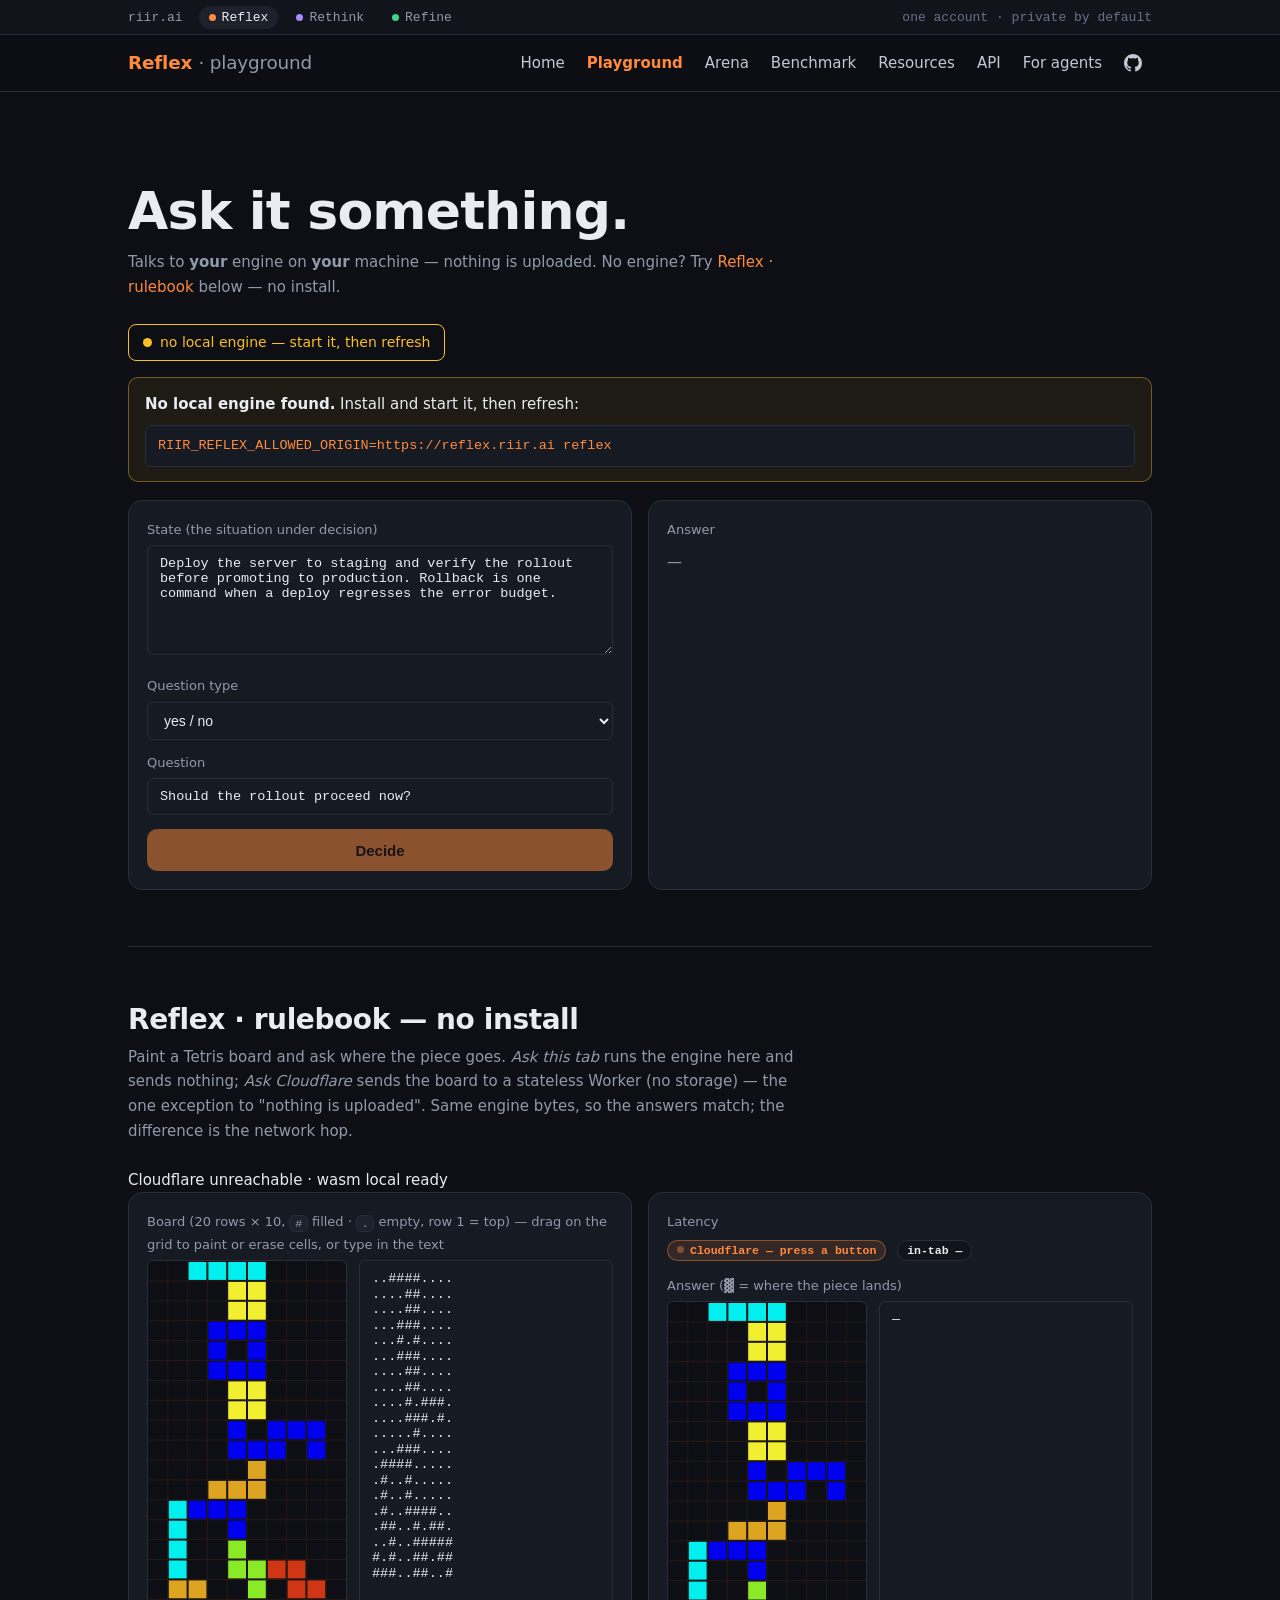
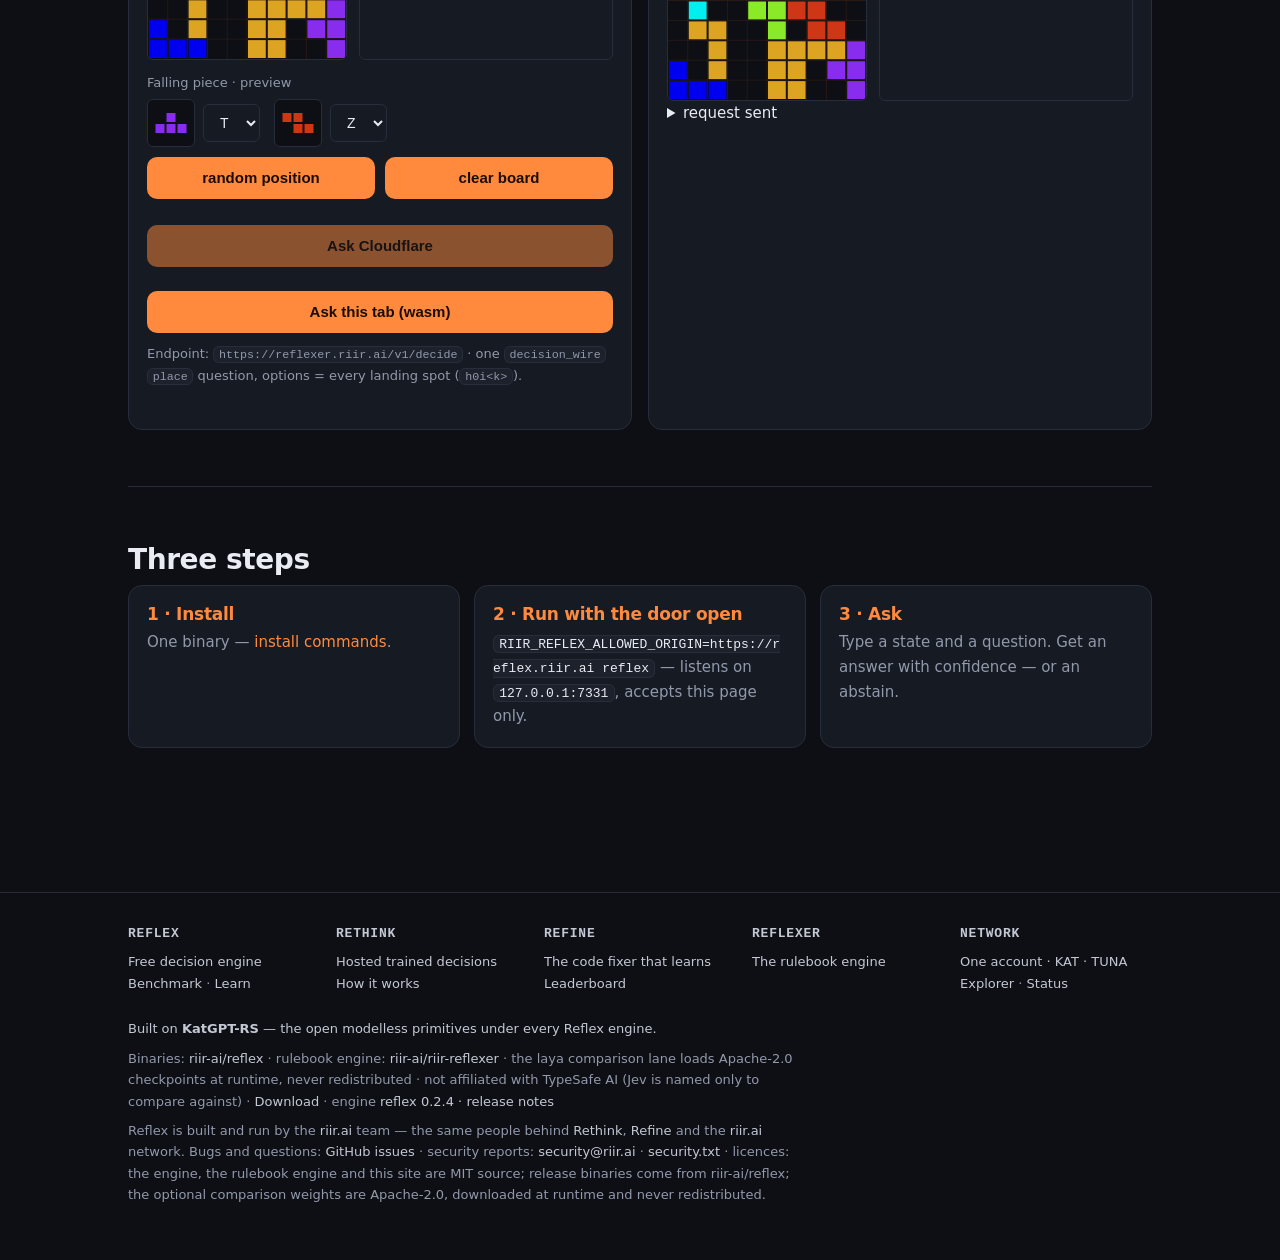
<file: playground/index.html>
<!doctype html>
<html lang="en" data-product="reflex">
<head>
  <meta charset="utf-8">
  <meta name="viewport" content="width=device-width, initial-scale=1">
  <title>Playground · Reflex</title>
  <meta name="description" content="Ask your local Reflex engine a choice, score or yes/no question — a microsecond answer with calibrated confidence, or an abstain. Nothing is uploaded.">
  <link rel="stylesheet" href="/assets/family.css">
  <link rel="stylesheet" href="/assets/style.css">
  <link rel="stylesheet" href="/assets/latcap.css">
</head>
<body>

<nav class="gf-bar" aria-label="riir.ai family"><div class="wrap">
  <a class="gf-home" href="https://riir.ai/">riir.ai</a>
  <a class="gf-p gf-reflex"  href="https://reflex.riir.ai/" aria-current="page">Reflex</a>
  <a class="gf-p gf-rethink" href="https://rethink.riir.ai/">Rethink</a>
  <a class="gf-p gf-refine"  href="https://refine.riir.ai/">Refine</a>
  <span class="gf-tag">one account · private by default</span>
</div></nav>

<header class="site gf-head">
  <div class="wrap">
    <a class="gf-brand" href="/"><b>Reflex</b> <span>· playground</span></a>
    <nav class="gf-nav" aria-label="Reflex">
      <a href="/">Home</a>
      <a href="/playground/" aria-current="page">Playground</a>
      <a href="/arena/">Arena</a>
      <a href="/bench/">Benchmark</a>
      <a href="/resources/">Resources</a>
      <a href="/docs/api/">API</a>
      <a href="/#skill">For agents</a>
      <a class="gh" href="https://github.com/riir-ai/riir-reflex" aria-label="Reflex on GitHub" title="github.com/riir-ai/riir-reflex"><svg viewBox="0 0 16 16" width="18" height="18" fill="currentColor" aria-hidden="true" focusable="false"><path d="M8 0C3.58 0 0 3.58 0 8c0 3.54 2.29 6.53 5.47 7.59.4.07.55-.17.55-.38 0-.19-.01-.82-.01-1.49-2.01.37-2.53-.49-2.69-.94-.09-.23-.48-.94-.82-1.13-.28-.15-.68-.52-.01-.53.63-.01 1.08.58 1.23.82.72 1.21 1.87.87 2.33.66.07-.52.28-.87.51-1.07-1.78-.2-3.64-.89-3.64-3.95 0-.87.31-1.59.82-2.15-.08-.2-.36-1.02.08-2.12 0 0 .67-.21 2.2.82.64-.18 1.32-.27 2-.27s1.36.09 2 .27c1.53-1.04 2.2-.82 2.2-.82.44 1.1.16 1.92.08 2.12.51.56.82 1.27.82 2.15 0 3.07-1.87 3.75-3.65 3.95.29.25.54.73.54 1.48 0 1.07-.01 1.93-.01 2.2 0 .21.15.46.55.38A8.01 8.01 0 0 0 16 8c0-4.42-3.58-8-8-8z"/></svg></a>
    </nav>
  </div>
</header>

<div class="wrap">

  <section style="border-top:0">
    <h1 class="page-title">Ask it something.</h1>
    <p class="sub">Talks to <b>your</b> engine on <b>your</b> machine — nothing is uploaded.
      No engine? Try <a href="#reflexer">Reflex · rulebook</a> below — no install.</p>

    <div id="status"><span class="dot"></span><span id="status-text">checking for a local engine…</span></div>

    <div class="launch" id="launch-box" hidden>
      <strong>No local engine found.</strong> Install and start it, then refresh:
      <code>RIIR_REFLEX_ALLOWED_ORIGIN=https://reflex.riir.ai reflex</code>
    </div>

    <div class="play">
      <div class="card">
        <label for="state">State (the situation under decision)</label>
        <textarea id="state">Deploy the server to staging and verify the rollout before promoting to production. Rollback is one command when a deploy regresses the error budget.</textarea>
        <label for="kind">Question type</label>
        <select id="kind">
          <option value="noul">yes / no</option>
          <option value="choice">choice (pick one option)</option>
          <option value="score">score (rate 1–5)</option>
        </select>
        <div class="options" id="options-box">
          <label for="options">Options (one per line; the first is the default outcome order)</label>
          <textarea id="options" style="min-height:70px">roll back
promote</textarea>
        </div>
        <label for="prompt">Question</label>
        <input type="text" id="prompt" value="Should the rollout proceed now?">
        <button class="go" id="ask" disabled>Decide</button>
      </div>

      <div class="card">
        <label>Answer</label>
        <div class="answer" id="answer"><span style="color:var(--muted)">—</span></div>
      </div>
    </div>
  </section>

  <section id="reflexer">
    <h2>Reflex · rulebook — no install</h2>
    <p class="sub">Paint a Tetris board and ask where the piece goes. <em>Ask this tab</em> runs the engine here and sends
      nothing; <em>Ask Cloudflare</em> sends the board to a stateless Worker (no storage) — the one exception to
      "nothing is uploaded". Same engine bytes, so the answers match; the difference is the network hop.</p>
    <div id="rx-status" class="sub">checking the Worker…</div>
    <div class="play">
      <div class="card">
        <label for="rx-board">Board (20 rows × 10, <code>#</code> filled · <code>.</code> empty, row 1 = top) —
          drag on the grid to paint or erase cells, or type in the text</label>
        <div class="rx-edit">
          <canvas id="rx-canvas" class="rx-grid" width="200" height="400" role="img"
            aria-label="Board editor: drag to paint or erase cells"></canvas>
          <textarea id="rx-board" spellcheck="false" wrap="off" autocomplete="off"></textarea>
        </div>
        <div class="rx-board-err" id="rx-board-err" hidden></div>
        <label for="rx-cur">Falling piece · preview</label>
        <div class="rx-pieces">
          <div class="rx-piece"><canvas id="rx-cur-view" class="rx-mini" width="48" height="48" role="img" aria-label="falling piece"></canvas>
            <select id="rx-cur" aria-label="falling piece"></select></div>
          <div class="rx-piece"><canvas id="rx-next-view" class="rx-mini" width="48" height="48" role="img" aria-label="preview piece"></canvas>
            <select id="rx-next" aria-label="preview piece"></select></div>
        </div>
        <div style="display:flex;gap:10px;margin-top:10px">
          <button class="go" id="rx-random" type="button" style="margin:0">random position</button>
          <button class="go" id="rx-clear" type="button" style="margin:0">clear board</button>
        </div>
        <div style="display:flex;gap:10px;margin-top:12px;flex-wrap:wrap">
          <button class="go" id="rx-ask-cloud" disabled>Ask Cloudflare</button>
          <button class="go" id="rx-ask-local" disabled>Ask this tab (wasm)</button>
        </div>
        <p class="sub" style="font-size:13px;margin-top:10px">Endpoint: <code id="rx-endpoint">—</code> ·
          one <code>decision_wire</code> <code>place</code> question, options = every landing spot (<code>h0i&lt;k&gt;</code>).</p>
      </div>
      <div class="card">
        <label>Latency</label>
        <div><span class="latcap live idle" id="rx-cap-cloud">Cloudflare —</span> <span class="latcap" id="rx-cap-local">in-tab —</span></div>
        <label style="margin-top:12px">Answer (▓ = where the piece lands)</label>
        <div class="rx-edit">
          <canvas id="rx-answer-view" class="rx-grid" width="200" height="400" role="img"
            aria-label="Answer: where the piece lands"></canvas>
          <pre class="answer rx-text" id="rx-answer">—</pre>
        </div>
        <details><summary>request sent</summary><pre id="rx-request" style="white-space:pre-wrap;font-size:11.5px">—</pre></details>
      </div>
    </div>
  </section>

  <section id="how">
    <h2>Three steps</h2>
    <div class="steps">
      <div class="step"><h3>1 · Install</h3><p>One binary — <a href="/#install">install commands</a>.</p></div>
      <div class="step"><h3>2 · Run with the door open</h3><p><code>RIIR_REFLEX_ALLOWED_ORIGIN=https://reflex.riir.ai reflex</code> — listens on <code>127.0.0.1:7331</code>, accepts this page only.</p></div>
      <div class="step"><h3>3 · Ask</h3><p>Type a state and a question. Get an answer with confidence — or an abstain.</p></div>
    </div>
  </section>

</div>

<footer class="site gf-foot">
  <div class="wrap">
    <div class="gf-grid">
      <div><h4>Reflex</h4><a href="https://reflex.riir.ai/">Free decision engine</a><br>
        <a href="https://reflex.riir.ai/bench/">Benchmark</a> · <a href="https://reflex.riir.ai/resources/">Learn</a></div>
      <div><h4>Rethink</h4><a href="https://rethink.riir.ai/">Hosted trained decisions</a><br>
        <a href="https://rethink.riir.ai/#how">How it works</a></div>
      <div><h4>Refine</h4><a href="https://refine.riir.ai/">The code fixer that learns</a><br>
        <a href="https://refine.riir.ai/leaderboard">Leaderboard</a></div>
      <div><h4>Reflexer</h4><a href="https://reflexer.riir.ai/">The rulebook engine</a></div>
      <div><h4>Network</h4><a href="https://riir.ai/">One account · KAT · TUNA</a><br>
        <a href="https://riir.ai/explorer?format=html">Explorer</a> · <a href="https://riir.ai/status?format=html">Status</a></div>
    </div>
    <div class="gf-legal">
      <div class="credit">Built on <a href="https://github.com/katopz/katgpt-rs">KatGPT-RS</a> — the open modelless primitives under every Reflex engine.</div>
      <div class="fine">
      Binaries: <a href="https://github.com/riir-ai/reflex">riir-ai/reflex</a> ·
      rulebook engine: <a href="https://github.com/riir-ai/riir-reflexer">riir-ai/riir-reflexer</a> ·
      the laya comparison lane loads Apache-2.0 checkpoints at runtime, never redistributed ·
      not affiliated with TypeSafe AI (Jev is named only to compare against) ·
      <a href="https://github.com/riir-ai/reflex/releases">Download</a> ·
      <!-- wire:version --><span data-wire-version>engine <a href="https://github.com/riir-ai/reflex/releases/tag/v0.2.4">reflex 0.2.4 · release notes</a></span><!-- /wire:version -->
    </div>
      <div class="fine about">
      Reflex is built and run by the <a href="https://github.com/riir-ai">riir.ai</a> team — the same people behind
      <a href="https://rethink.riir.ai/">Rethink</a>, <a href="https://refine.riir.ai/">Refine</a> and the <a href="https://riir.ai/">riir.ai</a> network.
      Bugs and questions: <a href="https://github.com/riir-ai/riir-reflex/issues">GitHub issues</a> ·
      security reports: <a href="mailto:security@riir.ai">security@riir.ai</a> · <a href="/.well-known/security.txt">security.txt</a> ·
      licences: the engine, the rulebook engine and this site are MIT source; release binaries come from riir-ai/reflex;
      the optional comparison weights are Apache-2.0, downloaded at runtime and never redistributed.
      </div>
    </div>
  </div>
</footer>

<script src="/assets/family_hl.js"></script>
<script src="/assets/app.js"></script>
<script type="module" src="/assets/playground_reflexer.js"></script>
</body>
</html>
</file>
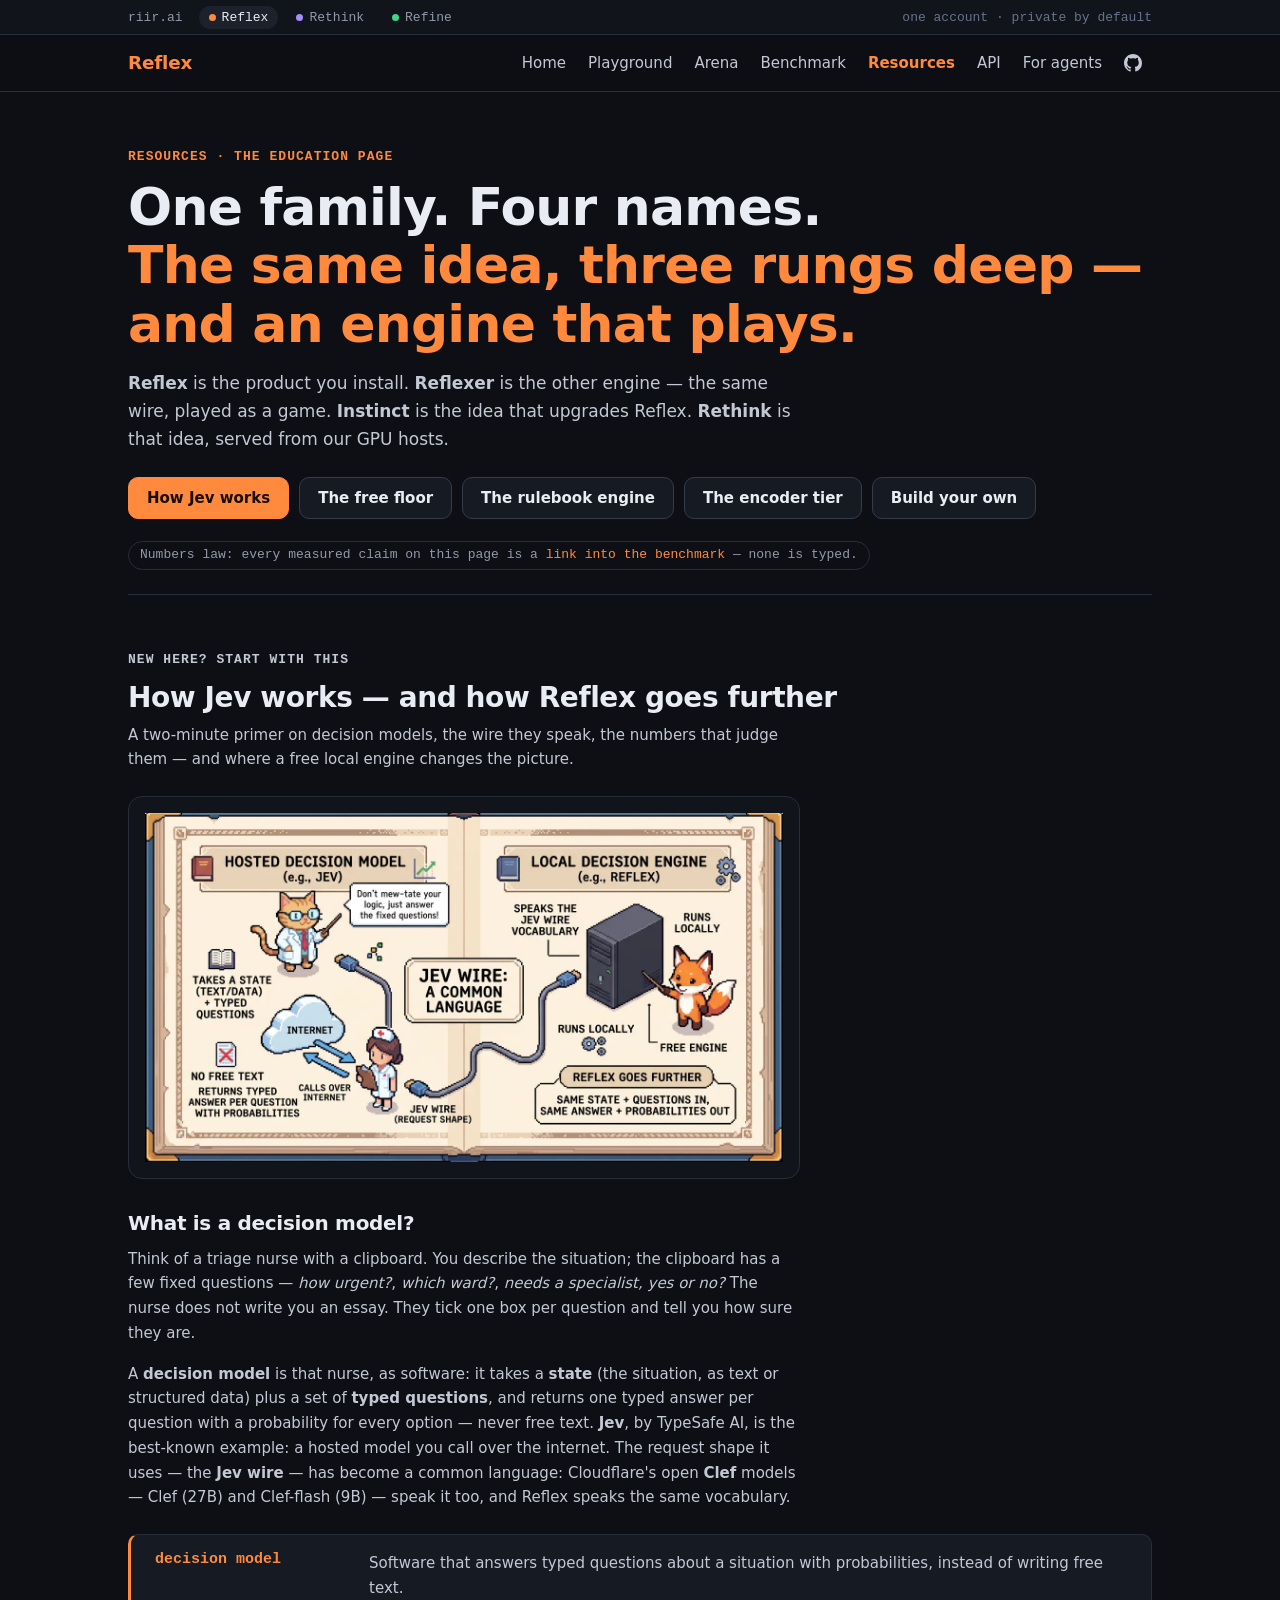
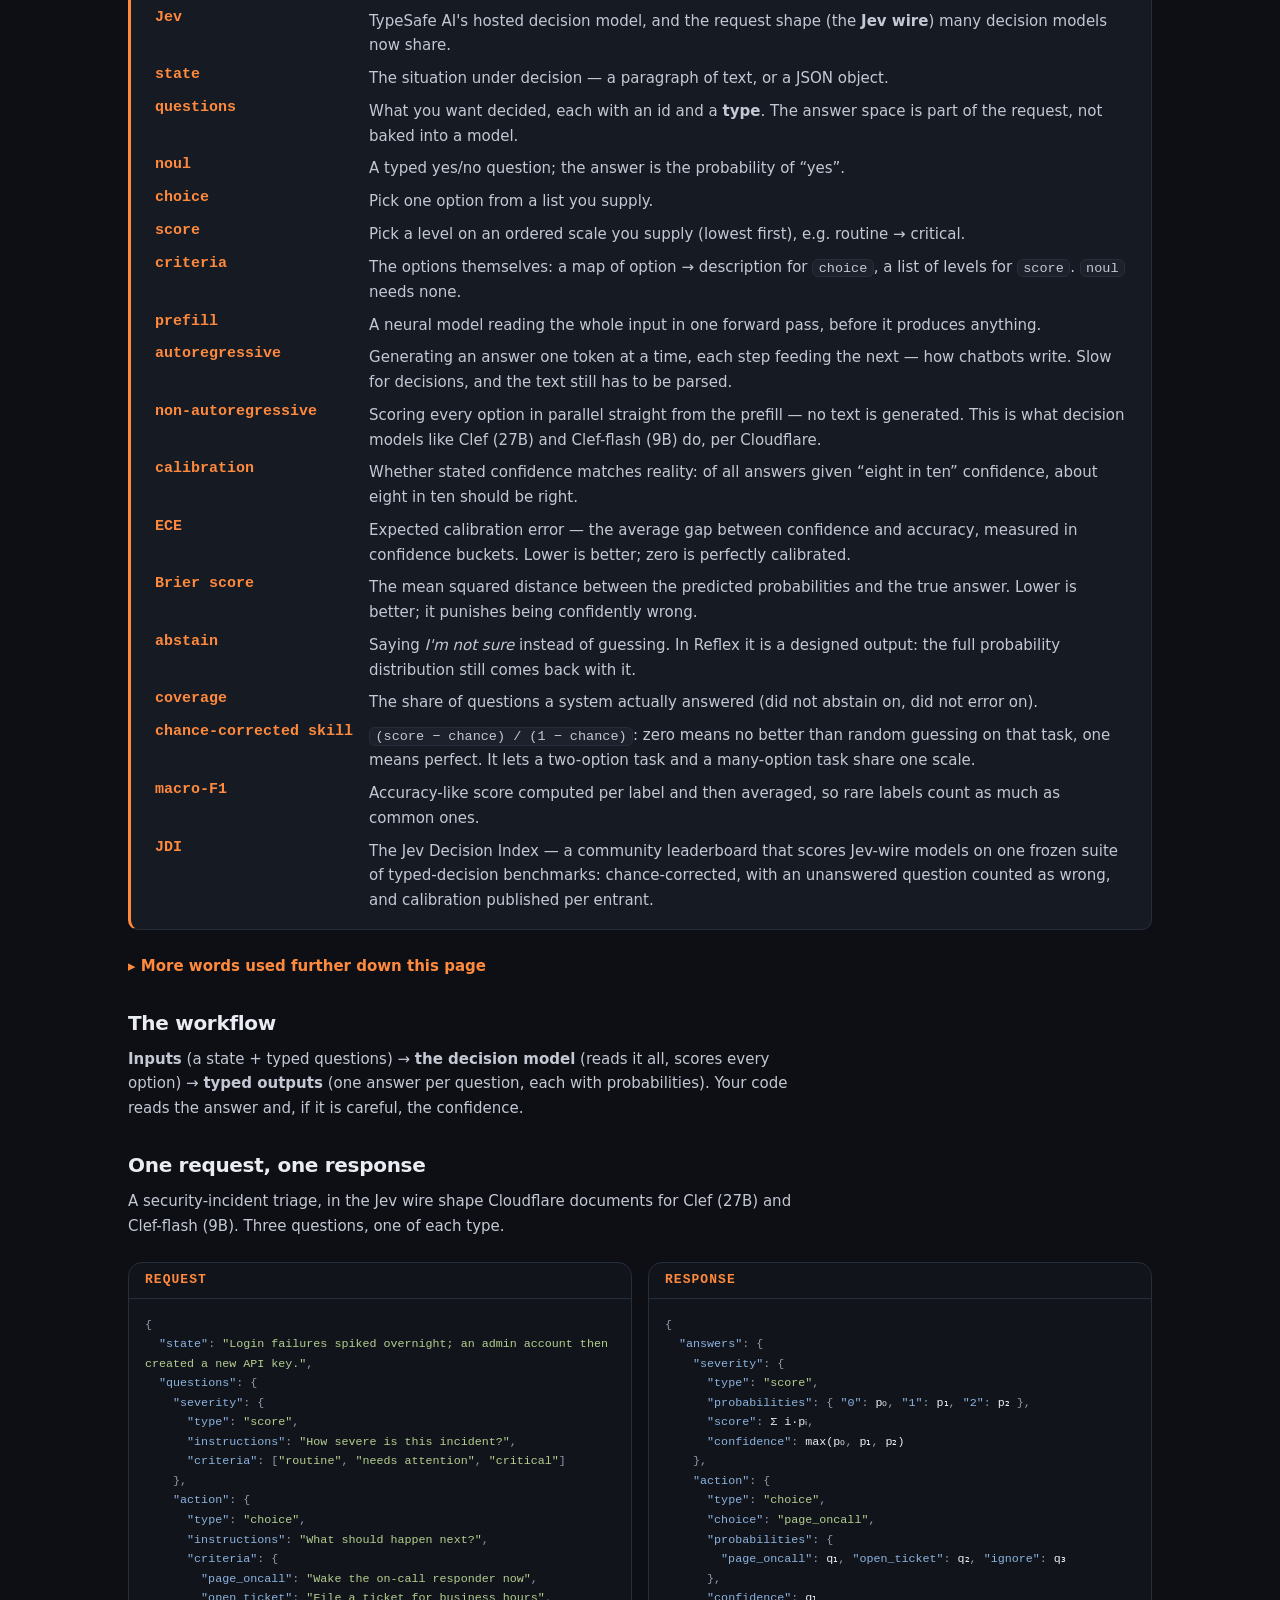
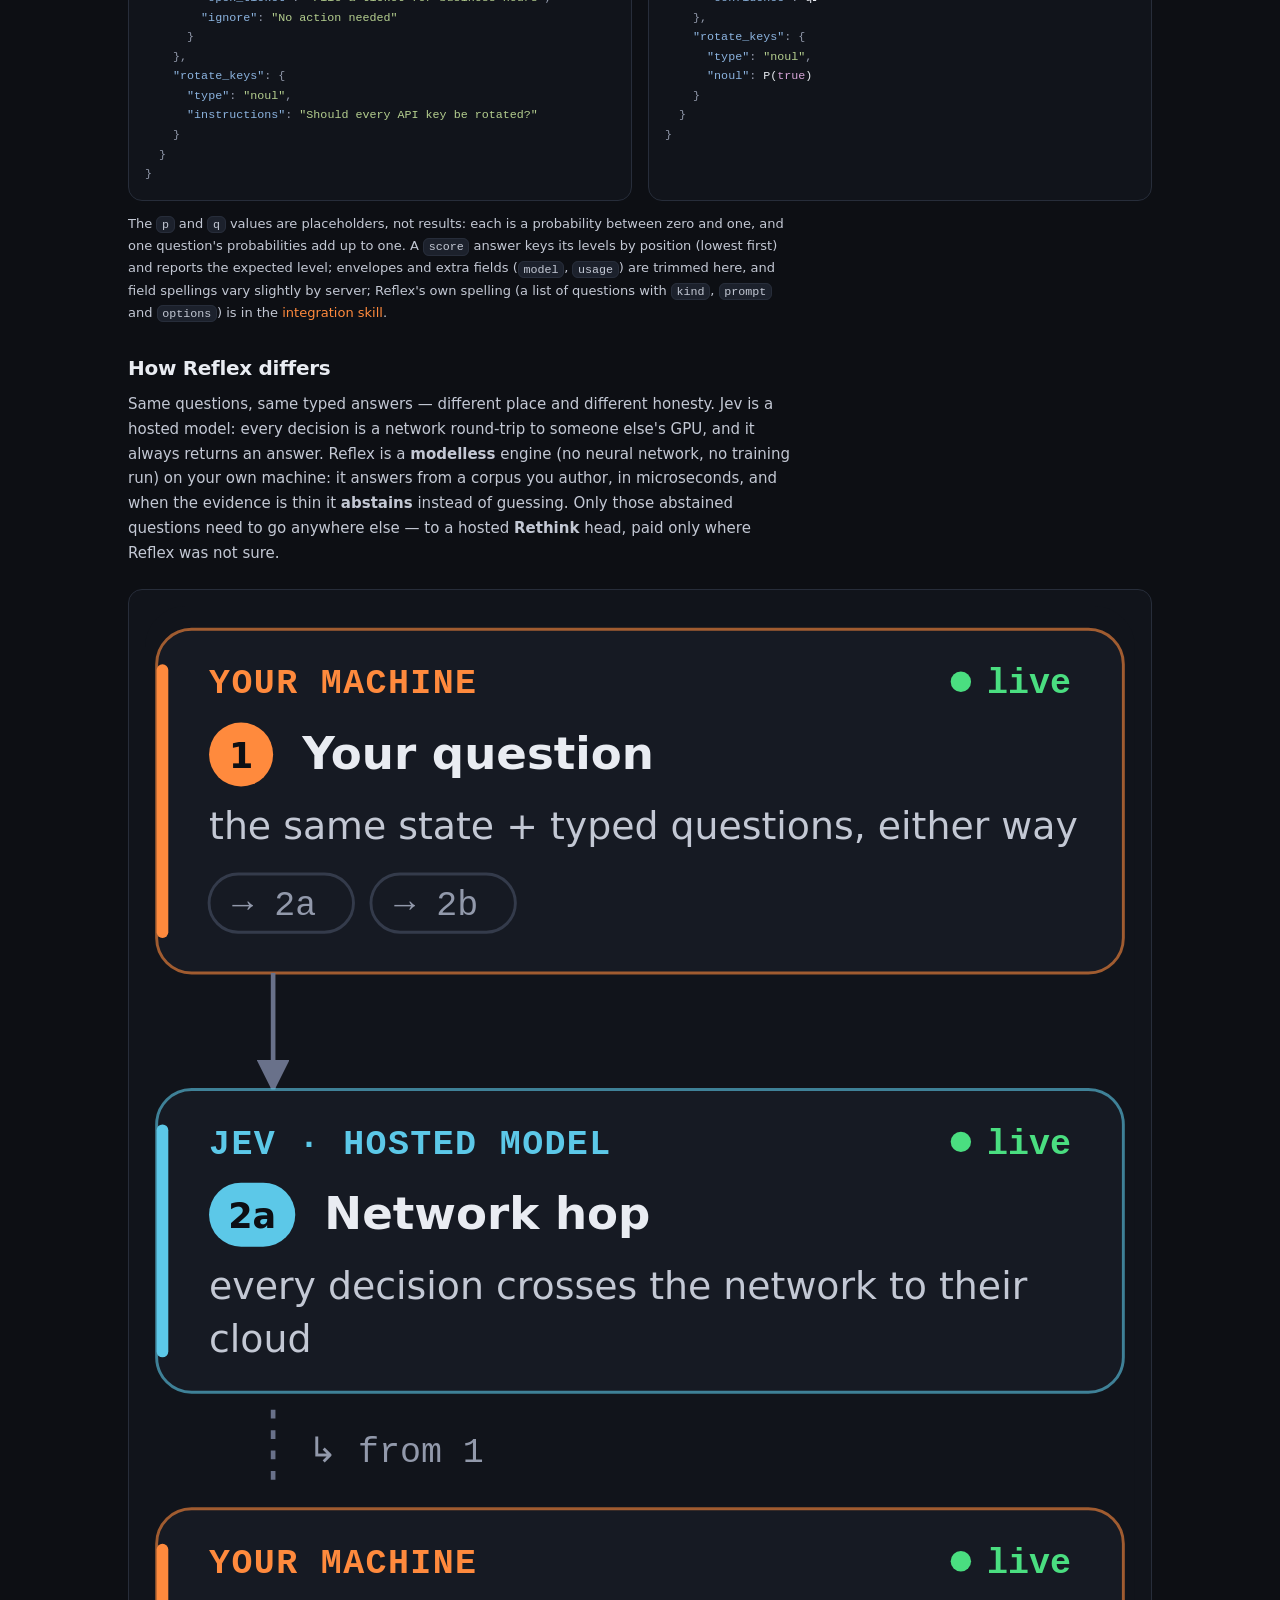
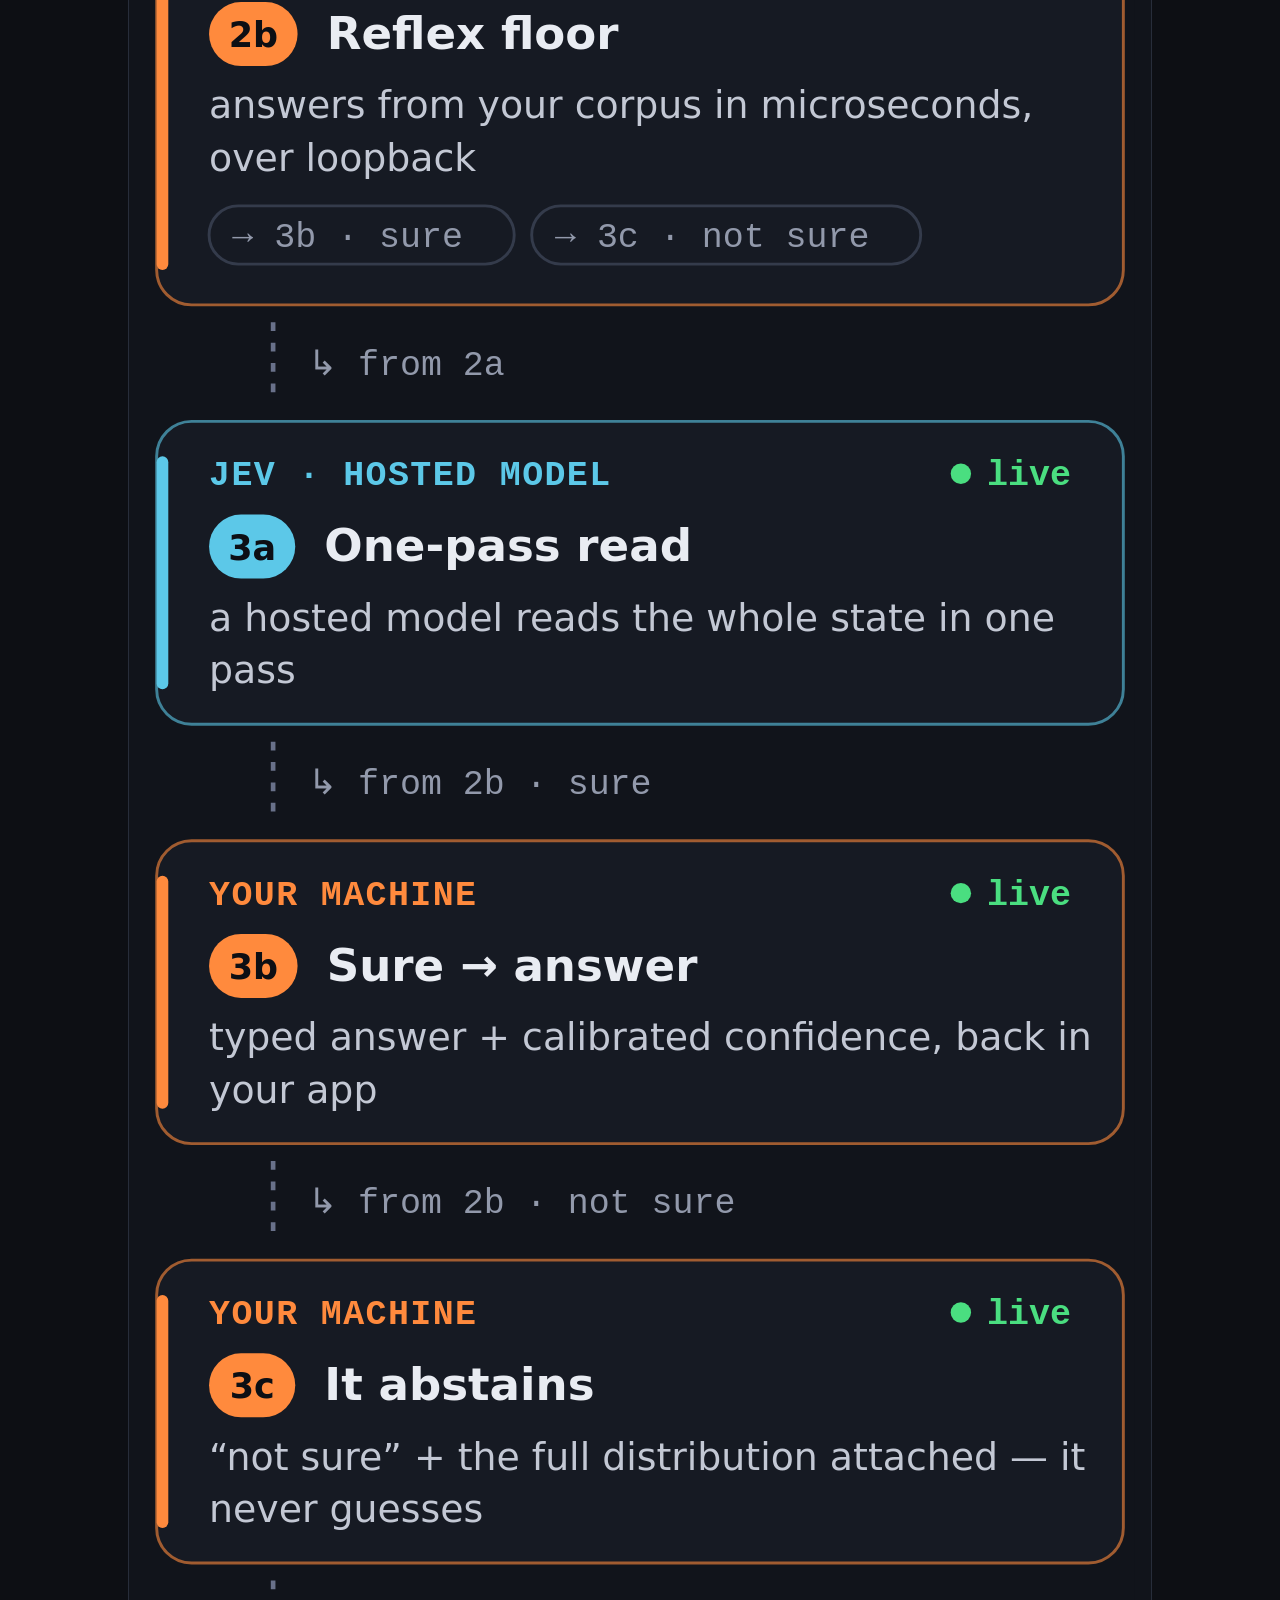
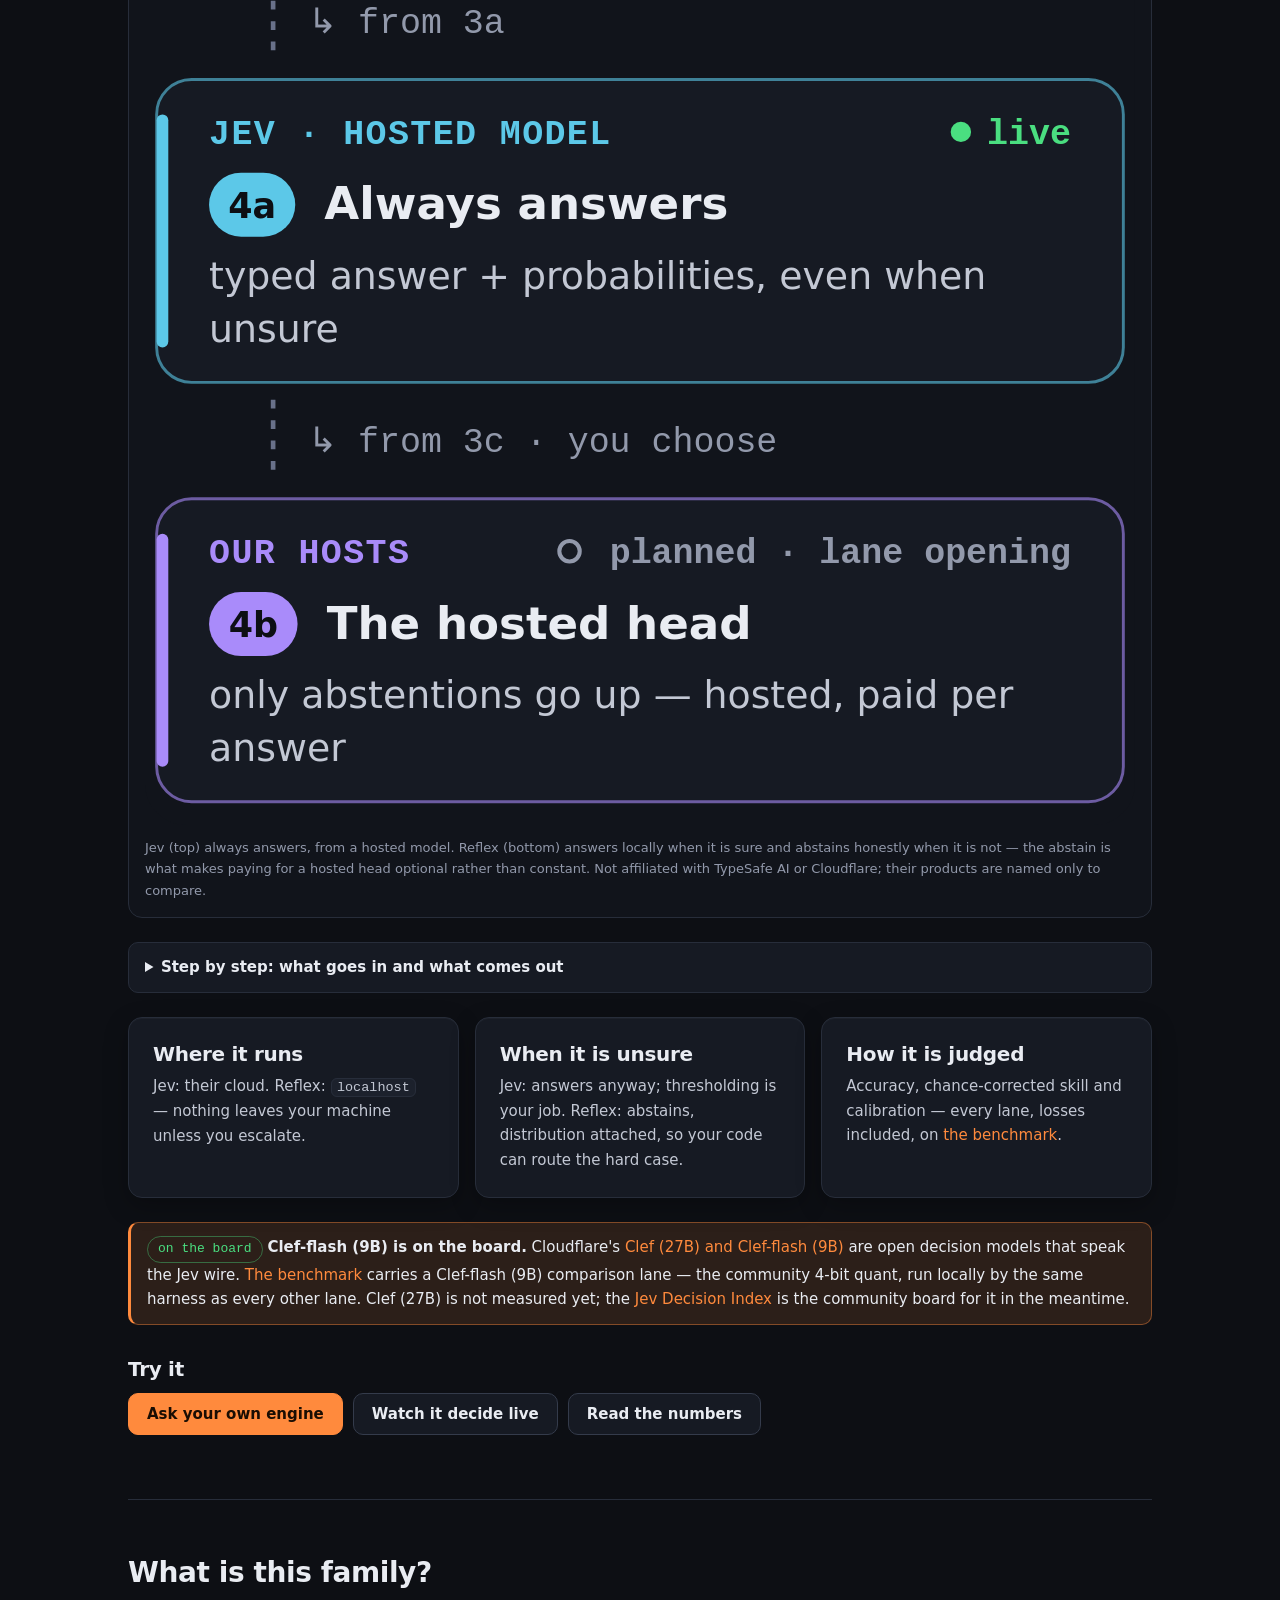
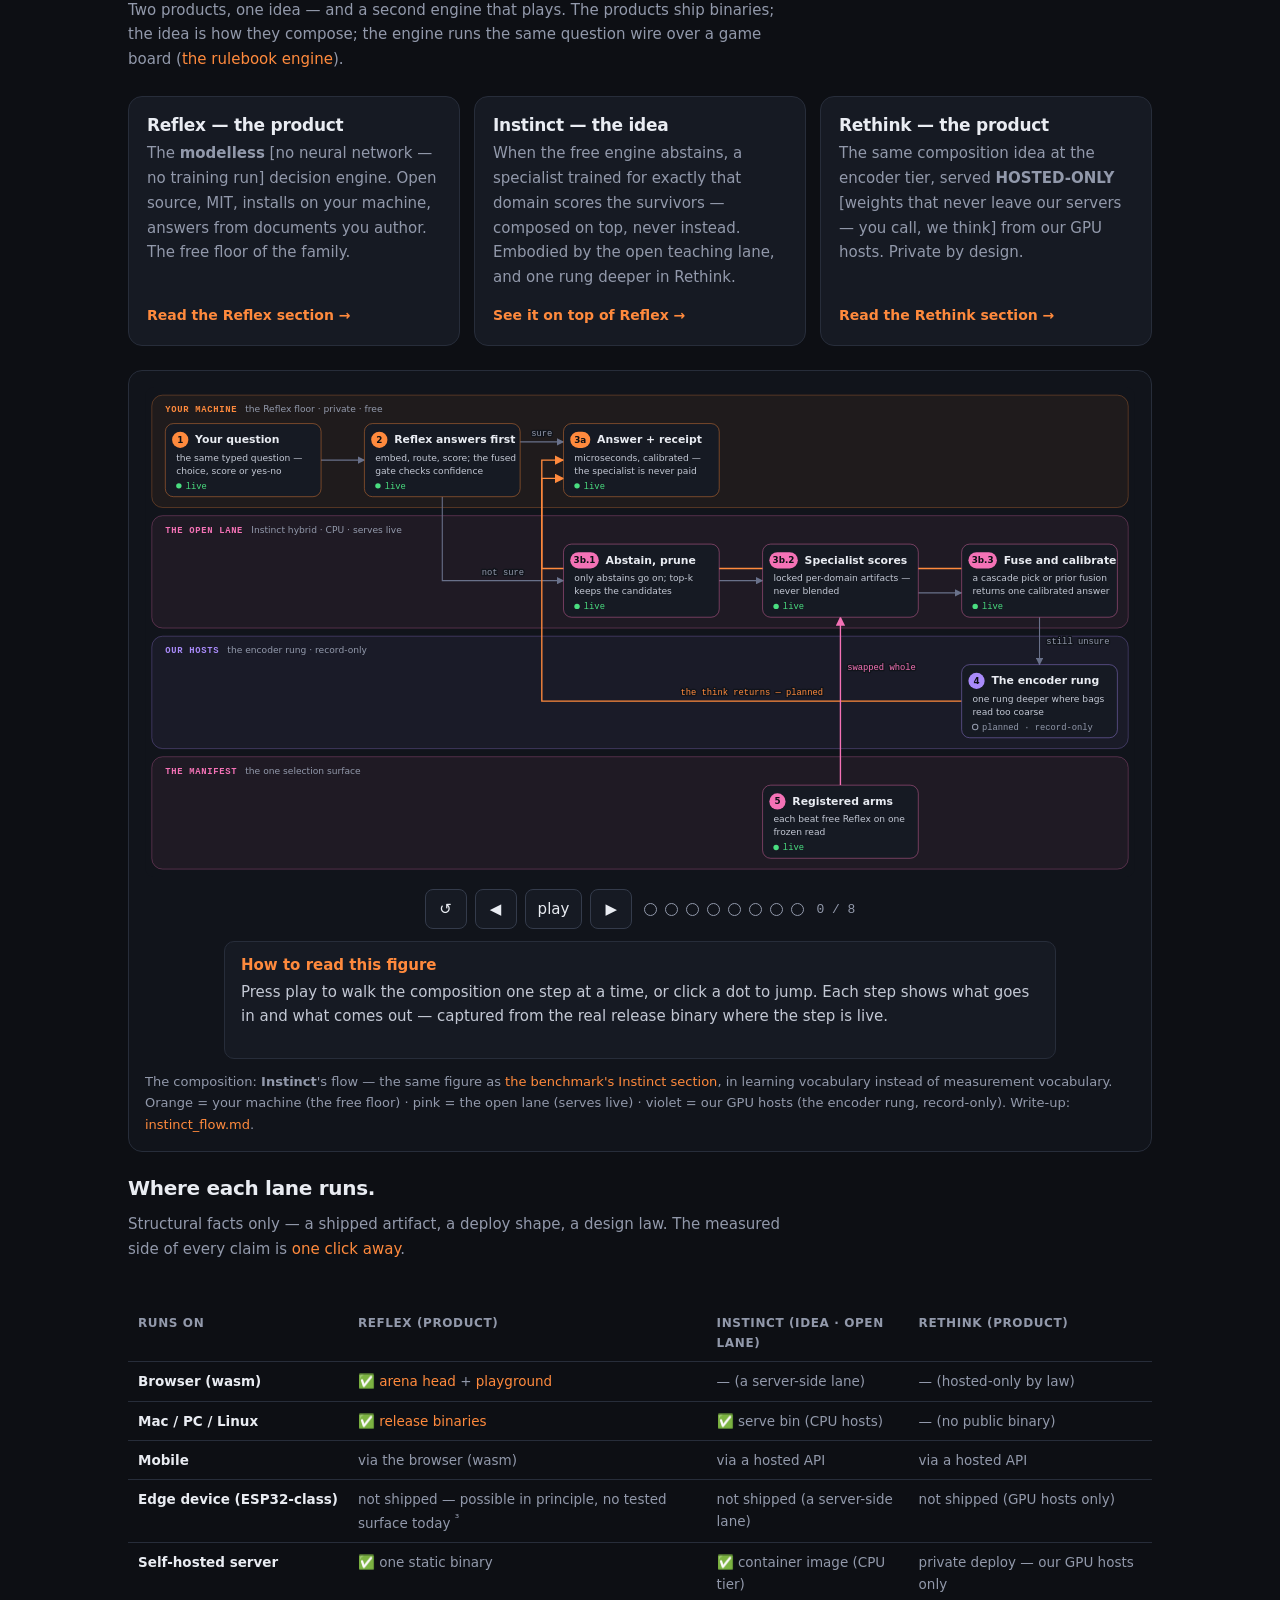
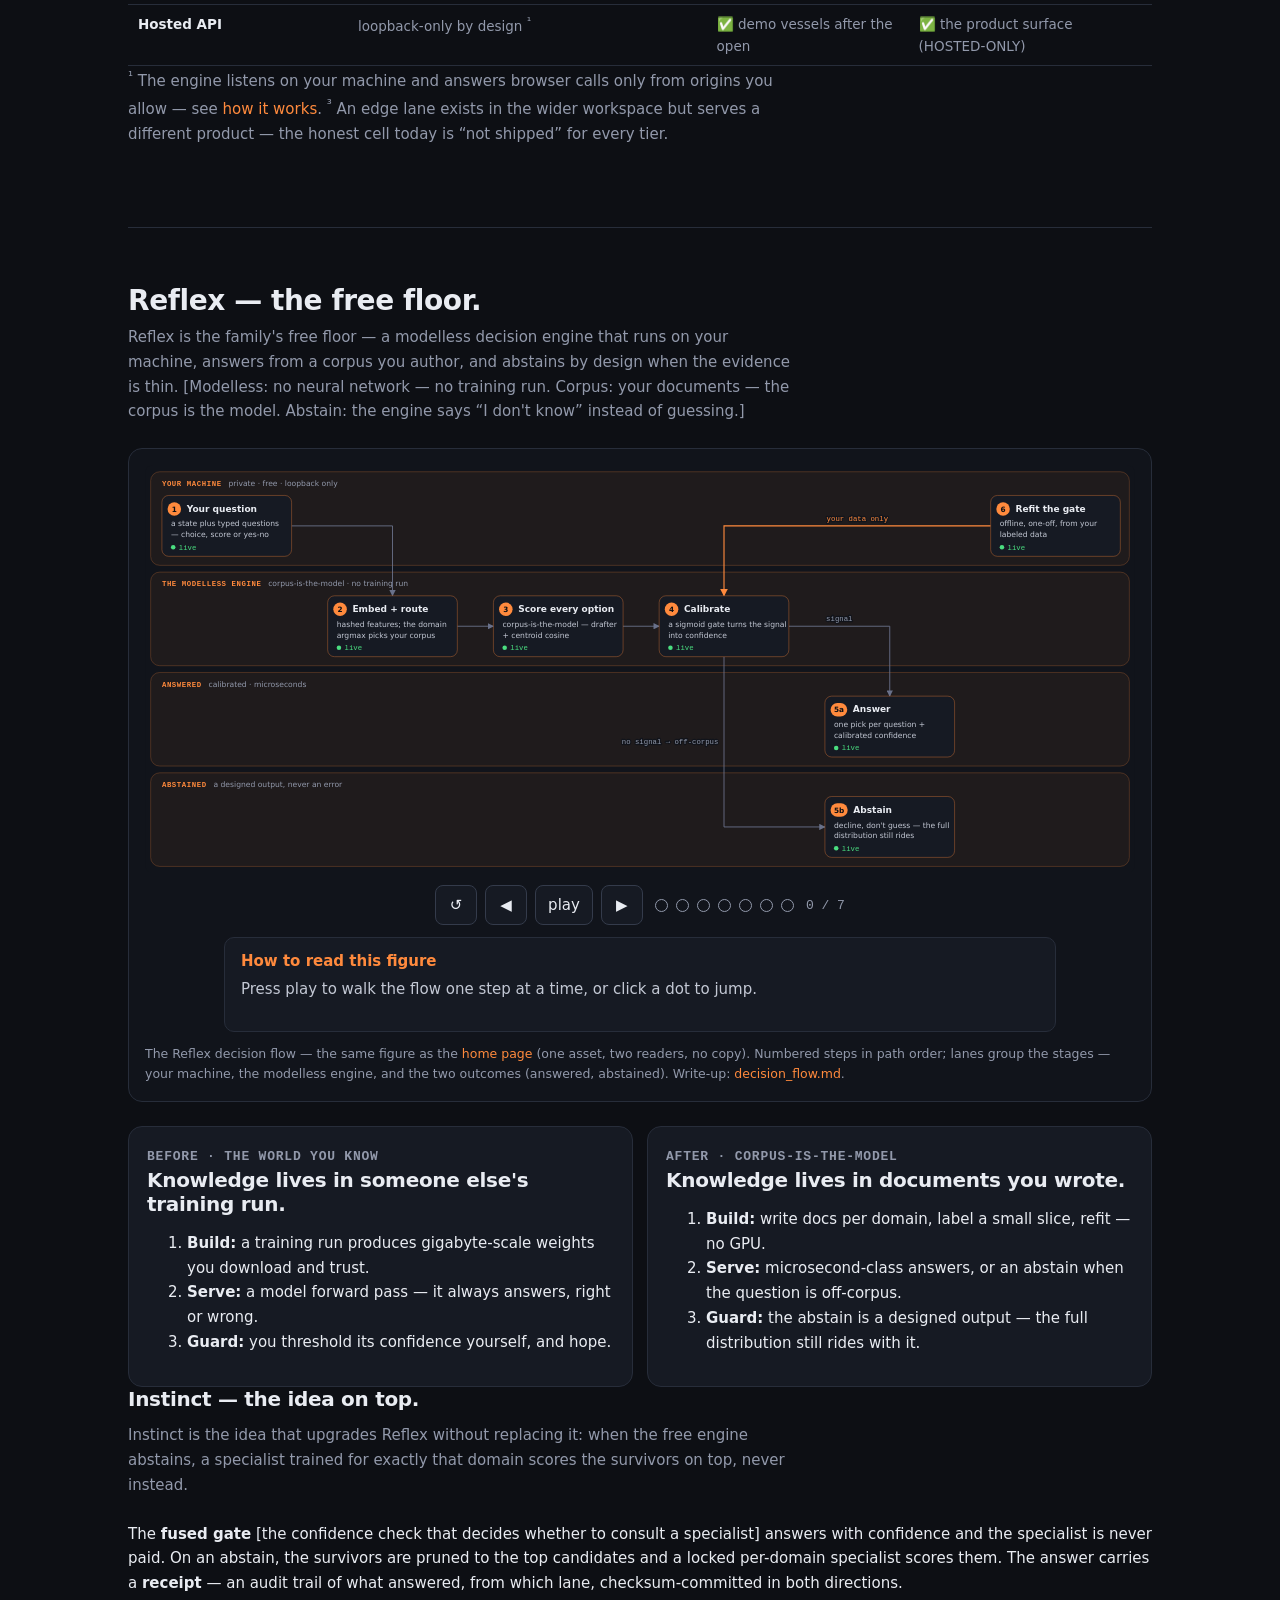
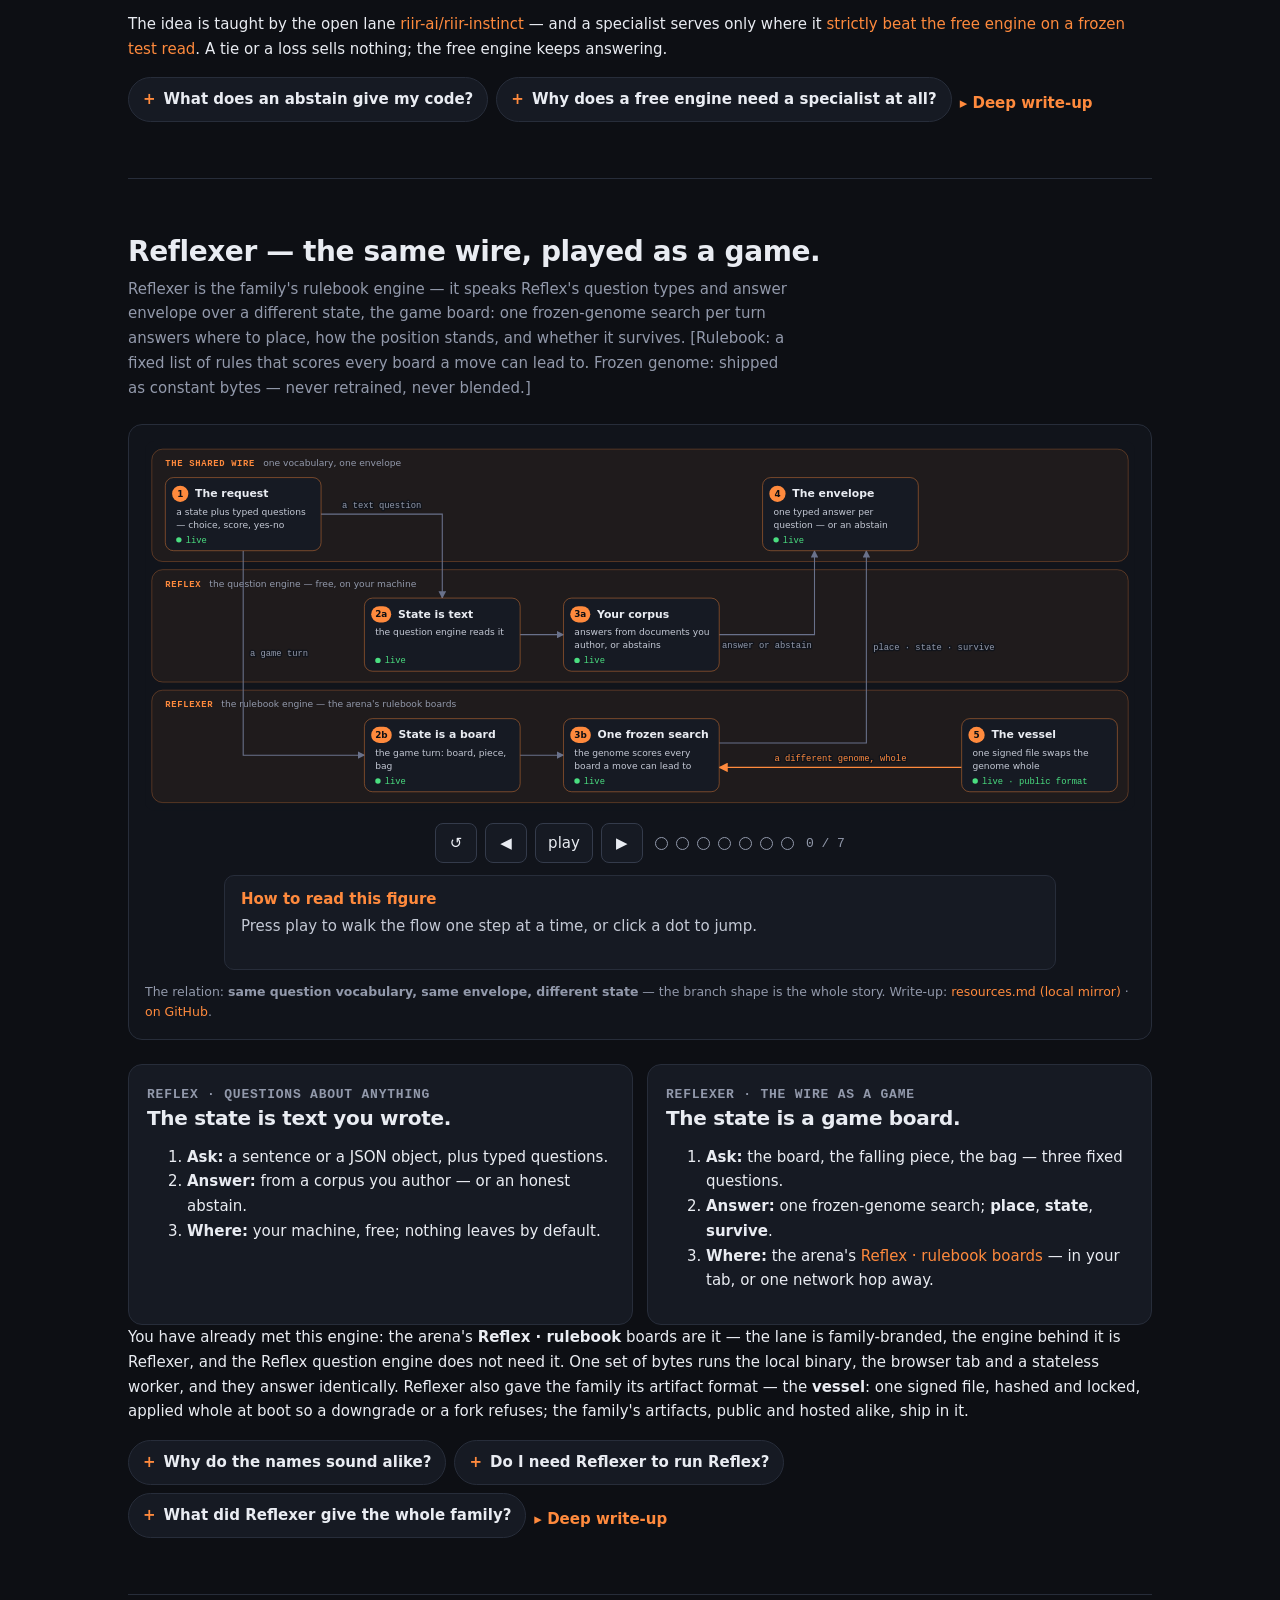
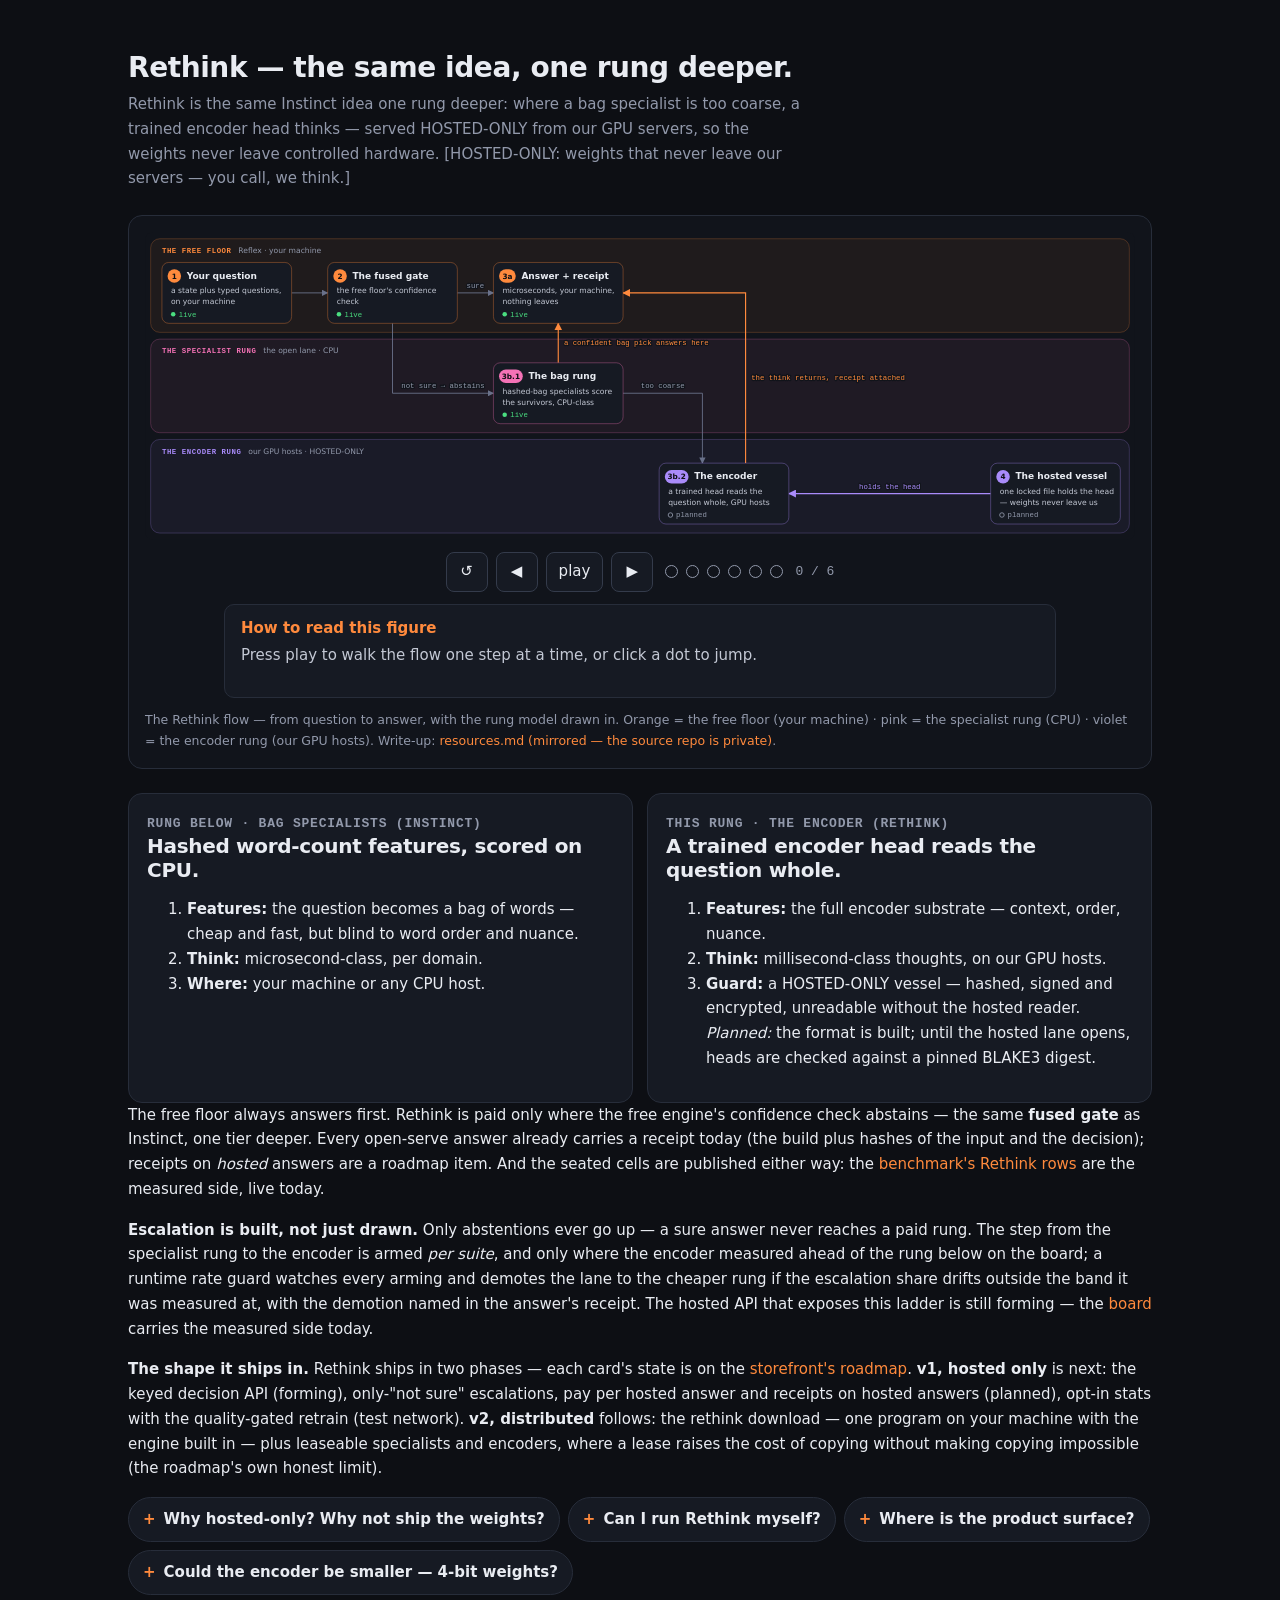
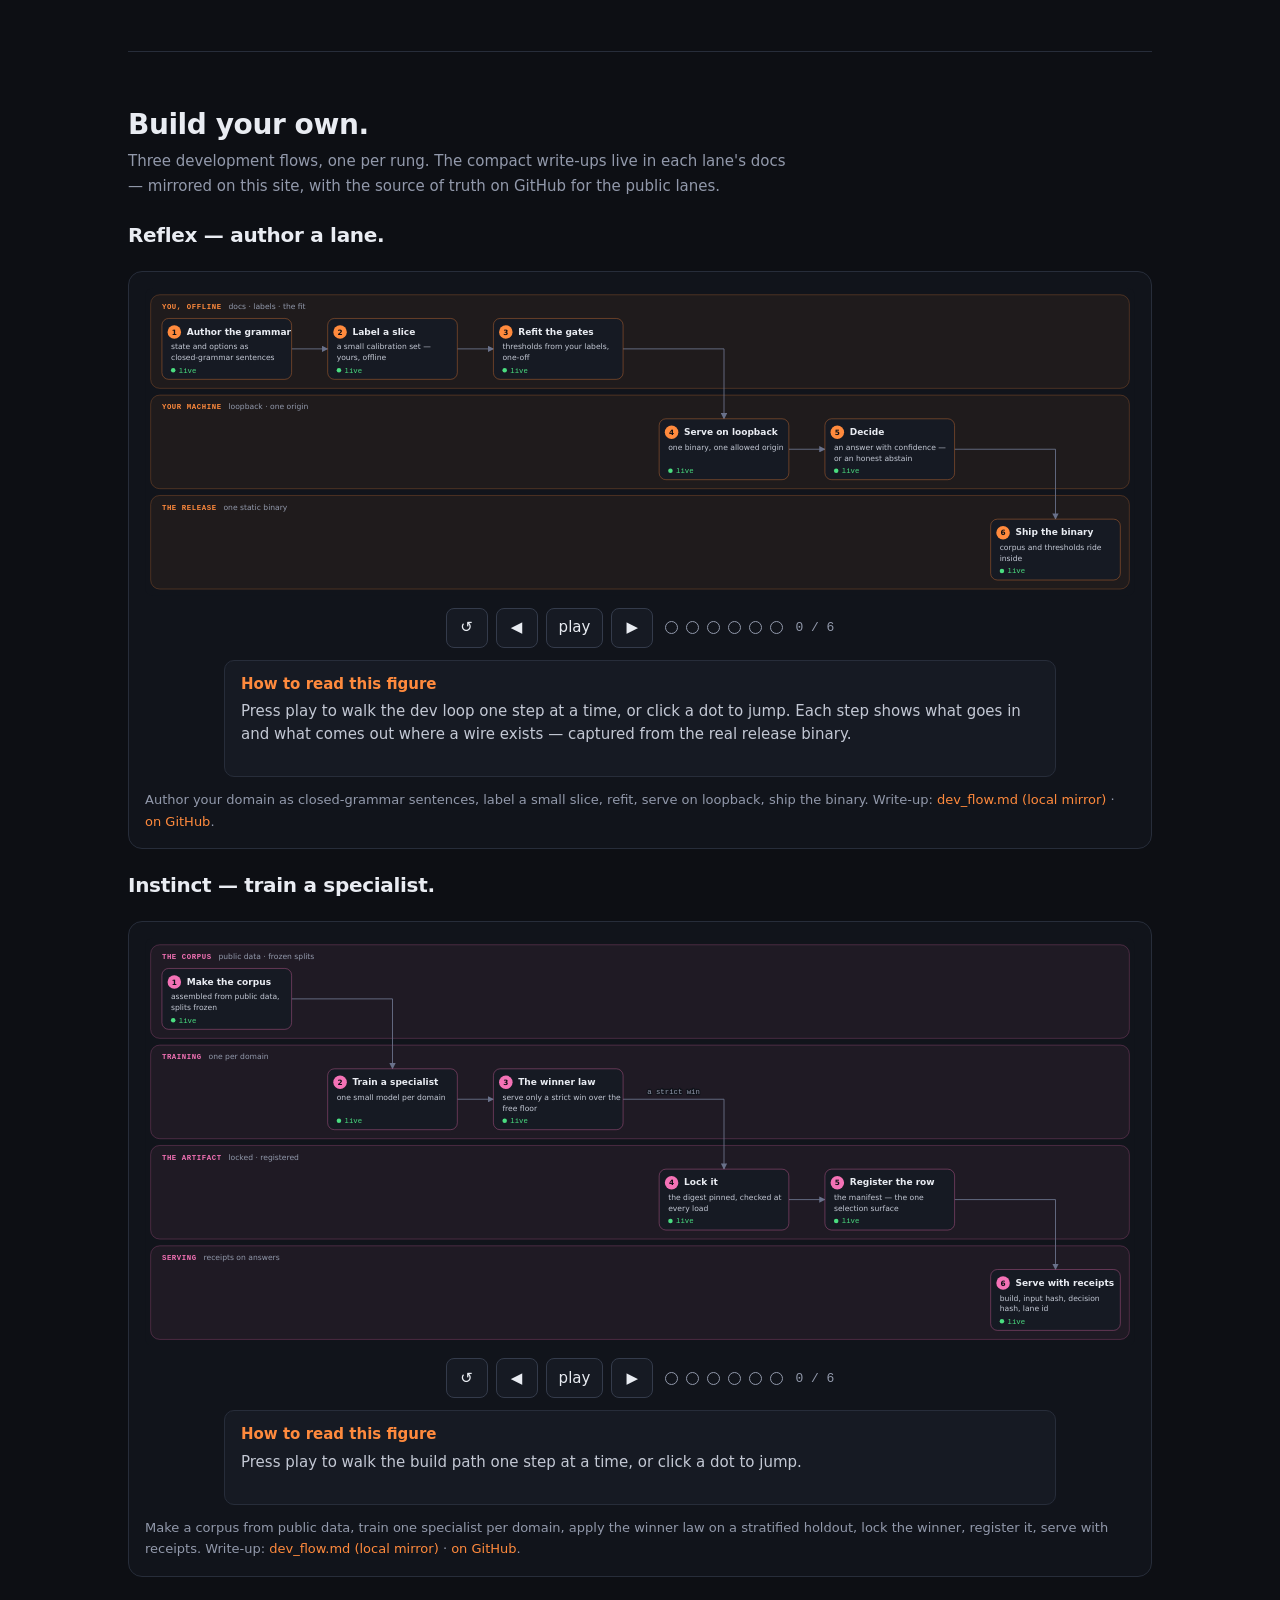
<file: resources/index.html>
<!doctype html>
<html lang="en" data-product="reflex">
<head>
  <meta charset="utf-8">
  <meta name="viewport" content="width=device-width, initial-scale=1">
  <title>Reflex, Reflexer, Instinct, Rethink — the family explained</title>
  <meta name="description" content="Four names, one idea: a free modelless decision engine that runs on your machine (Reflex), the specialist composition that upgrades it (Instinct), the encoder tier served from our GPU hosts (Rethink) — and the rulebook engine that plays the same wire as a game (Reflexer).">
  <link rel="stylesheet" href="/assets/family.css">
  <link rel="stylesheet" href="/assets/style.css">
</head>
<body>

<nav class="gf-bar" aria-label="riir.ai family"><div class="wrap">
  <a class="gf-home" href="https://riir.ai/">riir.ai</a>
  <a class="gf-p gf-reflex"  href="https://reflex.riir.ai/" aria-current="page">Reflex</a>
  <a class="gf-p gf-rethink" href="https://rethink.riir.ai/">Rethink</a>
  <a class="gf-p gf-refine"  href="https://refine.riir.ai/">Refine</a>
  <span class="gf-tag">one account · private by default</span>
</div></nav>

<header class="site gf-head">
  <div class="wrap">
    <a class="gf-brand" href="/"><b>Reflex</b></a>
    <nav class="gf-nav" aria-label="Reflex">
      <a href="/">Home</a>
      <a href="/playground/">Playground</a>
      <a href="/arena/">Arena</a>
      <a href="/bench/">Benchmark</a>
      <a href="/resources/" aria-current="page">Resources</a>
      <a href="/docs/api/">API</a>
      <a href="/#skill">For agents</a>
      <a class="gh" href="https://github.com/riir-ai/riir-reflex" aria-label="Reflex on GitHub" title="github.com/riir-ai/riir-reflex"><svg viewBox="0 0 16 16" width="18" height="18" fill="currentColor" aria-hidden="true" focusable="false"><path d="M8 0C3.58 0 0 3.58 0 8c0 3.54 2.29 6.53 5.47 7.59.4.07.55-.17.55-.38 0-.19-.01-.82-.01-1.49-2.01.37-2.53-.49-2.69-.94-.09-.23-.48-.94-.82-1.13-.28-.15-.68-.52-.01-.53.63-.01 1.08.58 1.23.82.72 1.21 1.87.87 2.33.66.07-.52.28-.87.51-1.07-1.78-.2-3.64-.89-3.64-3.95 0-.87.31-1.59.82-2.15-.08-.2-.36-1.02.08-2.12 0 0 .67-.21 2.2.82.64-.18 1.32-.27 2-.27s1.36.09 2 .27c1.53-1.04 2.2-.82 2.2-.82.44 1.1.16 1.92.08 2.12.51.56.82 1.27.82 2.15 0 3.07-1.87 3.75-3.65 3.95.29.25.54.73.54 1.48 0 1.07-.01 1.93-.01 2.2 0 .21.15.46.55.38A8.01 8.01 0 0 0 16 8c0-4.42-3.58-8-8-8z"/></svg></a>
    </nav>
  </div>
</header>

<div class="wrap">

  <div class="hero">
    <p class="kicker">Resources · the education page</p>
    <h1>One family. Four names.<br><em>The same idea, three rungs deep — and an engine that plays.</em></h1>
    <p class="lead">
      <strong>Reflex</strong> is the product you install. <strong>Reflexer</strong> is the other engine — the same
      wire, played as a game. <strong>Instinct</strong> is the idea that upgrades Reflex.
      <strong>Rethink</strong> is that idea, served from our GPU hosts.
    </p>
    <div class="cta-row">
      <a class="btn primary" href="#learn">How Jev works</a>
      <a class="btn" href="#reflex">The free floor</a>
      <a class="btn" href="#reflexer">The rulebook engine</a>
      <a class="btn" href="#rethink">The encoder tier</a>
      <a class="btn" href="#development">Build your own</a>
    </div>
    <div class="badges">
      <span class="badge muted">Numbers law: every measured claim on this page is a <a href="/bench/">link into the benchmark</a> — none is typed.</span>
    </div>
  </div>

  <section id="learn">
    <p class="gf-kicker">New here? Start with this</p>
    <h2><a class="hlink" href="#learn">How Jev works — and how Reflex goes further</a></h2>
    <p class="sub">A two-minute primer on decision models, the wire they speak, the numbers that judge them —
      and where a free local engine changes the picture.</p>

    <figure class="gf-fig learn-hero">
      <img src="/assets/jev_vs_reflex_story.webp" width="1344" height="734"
        alt="An open storybook in pixel art. The left page, headed Hosted decision model, for example Jev: a professor cat beside a cloud labelled Internet explains that a hosted model takes a state (text or data) plus typed questions, returns one typed answer per question with probabilities, never free text, and is called over the internet; a nurse with a clipboard holds the Jev wire request shape. The right page, headed Local decision engine, for example Reflex: a fox beside a computer explains that it speaks the same Jev wire vocabulary, runs locally, and is a free engine; beneath it, Reflex goes further — same state and questions in, same answer and probabilities out. Between the pages: Jev wire, a common language."
        loading="lazy">
    </figure>

    <h3>What is a decision model?</h3>
    <p>Think of a triage nurse with a clipboard. You describe the situation; the clipboard has a few fixed
      questions — <em>how urgent?</em>, <em>which ward?</em>, <em>needs a specialist, yes or no?</em> The nurse
      does not write you an essay. They tick one box per question and tell you how sure they are.</p>
    <p>A <b>decision model</b> is that nurse, as software: it takes a <b>state</b> (the situation, as text or
      structured data) plus a set of <b>typed questions</b>, and returns one typed answer per question with a
      probability for every option — never free text. <b>Jev</b>, by TypeSafe AI, is the best-known example: a
      hosted model you call over the internet. The request shape it uses — the <b>Jev wire</b> — has become
      a common language: Cloudflare's open <b>Clef</b> models — Clef (27B) and Clef-flash (9B) — speak it too, and Reflex speaks the same vocabulary.</p>

    <div class="gf-callout learn-gloss">
      <dl class="gf-gloss">
        <dt>decision model</dt><dd>Software that answers typed questions about a situation with probabilities,
          instead of writing free text.</dd>
        <dt>Jev</dt><dd>TypeSafe AI's hosted decision model, and the request shape (the <b>Jev wire</b>) many
          decision models now share.</dd>
        <dt>state</dt><dd>The situation under decision — a paragraph of text, or a JSON object.</dd>
        <dt>questions</dt><dd>What you want decided, each with an id and a <b>type</b>. The answer space is part of
          the request, not baked into a model.</dd>
        <dt>noul</dt><dd>A typed yes/no question; the answer is the probability of “yes”.</dd>
        <dt>choice</dt><dd>Pick one option from a list you supply.</dd>
        <dt>score</dt><dd>Pick a level on an ordered scale you supply (lowest first), e.g. routine → critical.</dd>
        <dt>criteria</dt><dd>The options themselves: a map of option → description for <code>choice</code>, a list
          of levels for <code>score</code>. <code>noul</code> needs none.</dd>
        <dt>prefill</dt><dd>A neural model reading the whole input in one forward pass, before it produces
          anything.</dd>
        <dt>autoregressive</dt><dd>Generating an answer one token at a time, each step feeding the next — how
          chatbots write. Slow for decisions, and the text still has to be parsed.</dd>
        <dt>non-autoregressive</dt><dd>Scoring every option in parallel straight from the prefill — no text is
          generated. This is what decision models like Clef (27B) and Clef-flash (9B) do, per Cloudflare.</dd>
        <dt>calibration</dt><dd>Whether stated confidence matches reality: of all answers given “eight in ten”
          confidence, about eight in ten should be right.</dd>
        <dt>ECE</dt><dd>Expected calibration error — the average gap between confidence and accuracy, measured in
          confidence buckets. Lower is better; zero is perfectly calibrated.</dd>
        <dt>Brier score</dt><dd>The mean squared distance between the predicted probabilities and the true answer.
          Lower is better; it punishes being confidently wrong.</dd>
        <dt>abstain</dt><dd>Saying <em>I'm not sure</em> instead of guessing. In Reflex it is a designed output:
          the full probability distribution still comes back with it.</dd>
        <dt>coverage</dt><dd>The share of questions a system actually answered (did not abstain on, did not
          error on).</dd>
        <dt>chance-corrected skill</dt><dd><code>(score − chance) / (1 − chance)</code>: zero means no better than
          random guessing on that task, one means perfect. It lets a two-option task and a many-option task
          share one scale.</dd>
        <dt>macro-F1</dt><dd>Accuracy-like score computed per label and then averaged, so rare labels count as
          much as common ones.</dd>
        <dt>JDI</dt><dd>The Jev Decision Index — a community leaderboard that scores Jev-wire models on one frozen
          suite of typed-decision benchmarks: chance-corrected, with an unanswered question counted as wrong, and
          calibration published per entrant.</dd>
      </dl>
    </div>

    <details class="more gloss-box">
      <summary>More words used further down this page</summary>
      <div class="gf-callout learn-gloss">
        <dl class="gf-gloss">
          <dt>modelless</dt><dd>No neural network and no training run — answers come from documents you author plus
            a few small numbers fitted from your labels.</dd>
          <dt>lane</dt><dd>One way of answering the same questions — an engine plus its setup. The board compares
            lanes side by side.</dd>
          <dt>suite</dt><dd>One benchmark task: a fixed set of questions with known answers.</dd>
          <dt>selective accuracy</dt><dd>How often answers are right, counting only the questions the system chose
            to answer (abstentions left out). Read it beside coverage.</dd>
          <dt>cc</dt><dd>Chance-corrected accuracy: zero is random guessing on that suite's option count, one is
            perfect, below zero is worse than guessing.</dd>
          <dt>conformal floor</dt><dd>A simple, well-understood baseline for honest confidence (split conformal
            prediction). A calibration claim has to beat it.</dd>
          <dt>record-only</dt><dd>Measured and published on the board, but not yet served to anyone.</dd>
          <dt>tier-fallback</dt><dd>Where a product lane has no answer of its own on a suite, the cell shows what is
            actually served there — the cheaper tier's answer — marked ↩ in tables and ▲ on the radar.</dd>
          <dt>encoder head</dt><dd>A small trained layer on top of a text encoder that turns the encoder's reading
            of the question into option probabilities.</dd>
          <dt>vessel</dt><dd>The package a hosted head is built to ship in: hashed, signed and encrypted, so only the
            hosted reader can open it. The format is built but not yet the serving path — today's specialists are
            files checked against a pinned BLAKE3 digest, run on our servers.</dd>
          <dt>rung</dt><dd>One step on the ladder: free local Reflex first; a hosted head only when the step below
            abstains.</dd>
          <dt>rulebook</dt><dd>The fixed list of rules a game engine scores with: every board a move can lead to
            gets a score, and the best plan wins. Also called the genome.</dd>
          <dt>frozen genome</dt><dd>The rulebook shipped as constant bytes — never retrained at runtime, never
            blended, so the same request always gives the same answer.</dd>
        </dl>
      </div>
    </details>

    <h3>The workflow</h3>
    <p><b>Inputs</b> (a state + typed questions) → <b>the decision model</b> (reads it all, scores every option)
      → <b>typed outputs</b> (one answer per question, each with probabilities). Your code reads the answer and,
      if it is careful, the confidence.</p>

    <h3>One request, one response</h3>
    <p class="sub">A security-incident triage, in the Jev wire shape Cloudflare documents for Clef (27B) and Clef-flash (9B). Three
      questions, one of each type.</p>
    <div class="wire">
      <figure class="gf-fig wire-pane">
        <figcaption class="wire-h">request</figcaption>
<pre><code>{
  "state": "Login failures spiked overnight; an admin account then created a new API key.",
  "questions": {
    "severity": {
      "type": "score",
      "instructions": "How severe is this incident?",
      "criteria": ["routine", "needs attention", "critical"]
    },
    "action": {
      "type": "choice",
      "instructions": "What should happen next?",
      "criteria": {
        "page_oncall": "Wake the on-call responder now",
        "open_ticket": "File a ticket for business hours",
        "ignore": "No action needed"
      }
    },
    "rotate_keys": {
      "type": "noul",
      "instructions": "Should every API key be rotated?"
    }
  }
}</code></pre>
      </figure>
      <figure class="gf-fig wire-pane">
        <figcaption class="wire-h">response</figcaption>
<pre><code>{
  "answers": {
    "severity": {
      "type": "score",
      "probabilities": { "0": p₀, "1": p₁, "2": p₂ },
      "score": Σ i·pᵢ,
      "confidence": max(p₀, p₁, p₂)
    },
    "action": {
      "type": "choice",
      "choice": "page_oncall",
      "probabilities": {
        "page_oncall": q₁, "open_ticket": q₂, "ignore": q₃
      },
      "confidence": q₁
    },
    "rotate_keys": {
      "type": "noul",
      "noul": P(true)
    }
  }
}</code></pre>
      </figure>
    </div>
    <p class="faint wire-note">The <code>p</code> and <code>q</code> values are placeholders, not results: each is a probability
      between zero and one, and one question's probabilities add up to one. A <code>score</code> answer keys its
      levels by position (lowest first) and reports the expected level; envelopes and extra fields
      (<code>model</code>, <code>usage</code>) are trimmed here, and field spellings vary slightly by server; Reflex's own spelling (a list of questions with <code>kind</code>, <code>prompt</code> and
      <code>options</code>) is in the <a href="/skills/reflex-integration/SKILL.md">integration skill</a>.</p>

    <h3>How Reflex differs</h3>
    <p>Same questions, same typed answers — different place and different honesty. Jev is a hosted model: every
      decision is a network round-trip to someone else's GPU, and it always returns an answer. Reflex is a
      <b>modelless</b> engine (no neural network, no training run) on your own machine: it answers from a corpus
      you author, in microseconds, and when the evidence is thin it <b>abstains</b> instead of guessing. Only those
      abstained questions need to go anywhere else — to a hosted <b>Rethink</b> head, paid only where Reflex was
      not sure.</p>
    <figure class="gf-fig" data-walk="/assets/jev_vs_reflex_flow.svg">
      <picture>
        <source media="(max-width: 720px)" srcset="/assets/jev_vs_reflex_flow_m.svg" width="340" height="1174">
        <img src="/assets/jev_vs_reflex_flow.svg" width="1462" height="546" loading="lazy"
          alt="Two ways to answer the same typed question, numbered along the path in three lanes. 1 your question — the same state and typed questions either way. On the Jev route, 2a every decision is a network hop to their cloud, 3a a hosted model reads the whole state in one pass, and 4a it always answers — a typed answer with probabilities, even when unsure. On the Reflex route, 2b the floor answers from your corpus in microseconds over loopback; 3b if it is sure you get a typed answer with calibrated confidence, 3c if not it abstains — “not sure” with the full distribution attached, never a guess — and only then 4b a hosted head, paid per answer, if you choose to escalate.">
      </picture>
      <figcaption>Jev (top) always answers, from a hosted model. Reflex (bottom) answers locally when it is sure and
        abstains honestly when it is not — the abstain is what makes paying for a hosted head optional rather than
        constant. Not affiliated with TypeSafe AI or Cloudflare; their products are named only to compare.</figcaption>
    </figure>
    <!-- gfflow:walk jev_vs_reflex_flow.svg -->
<details class="gf-walk-static" data-walk-static="jev_vs_reflex_flow.svg"><summary>Step by step: what goes in and what comes out</summary>
<ol class="gf-walk-list">
<li><p class="gf-walk-h"><b>1 · One question, two routes</b></p><p>The same state and typed questions either way — here a security triage: route the ticket, promote or not, rate the severity. The difference is only where the answering happens and what happens when the answerer is unsure.</p><p class="gf-walk-io">IN · POST /decide — the same request either way</p><pre class="gf-code">{
  &quot;state&quot;: &quot;The staging deploy of release candidate 4.2 finished but the error budget is down to 12 percent and two health endpoints are flapping after the rollout. Rollback is one command. Decide what happens next.&quot;,
  &quot;questions&quot;: [
    {
      &quot;id&quot;: &quot;route&quot;,
      &quot;kind&quot;: &quot;choice&quot;,
      &quot;prompt&quot;: &quot;Route this ticket to the team that owns it.&quot;,
      &quot;options&quot;: [
        &quot;deploy-ops&quot;,
        &quot;billing-support&quot;
      ]
    },
    {
      &quot;id&quot;: &quot;promote&quot;,
      &quot;kind&quot;: &quot;noul&quot;,
      &quot;prompt&quot;: &quot;Should the rollout be promoted to production right now?&quot;
    },
    {
      &quot;id&quot;: &quot;severity&quot;,
      &quot;kind&quot;: &quot;score&quot;,
      &quot;prompt&quot;: &quot;How severe is this situation?&quot;,
      &quot;options&quot;: [
        &quot;routine&quot;,
        &quot;needs-attention&quot;,
        &quot;critical&quot;
      ]
    }
  ]
}</pre><p class="gf-walk-from">captured from the reflex 0.2.4 release binary, 2026-10-03 · POST /decide (abstained request)</p></li>
<li><p class="gf-walk-h"><b>2a · The Jev route — a network hop</b></p><p>Every decision crosses the network to their cloud, where a hosted model reads the whole state in one pass. Their product, their wire — nothing here is ours to show beyond the public description.</p></li>
<li><p class="gf-walk-h"><b>3a · One-pass read</b></p><p>A hosted model reads the state and every option together and always returns a typed answer with probabilities — even when it is unsure. Thresholding those probabilities is your job.</p></li>
<li><p class="gf-walk-h"><b>2b · The Reflex route — loopback</b></p><p>The same question goes over loopback to the modelless engine on your own machine. It answers from a corpus you author, in microseconds — nothing leaves by default.</p><p class="gf-walk-io">IN · POST /decide · a question it is sure on</p><pre class="gf-code">{
  &quot;state&quot;: &quot;The piece leaves no holes under it on the left edge, sits flat on the surface, and the stack stays low.&quot;,
  &quot;questions&quot;: [
    {
      &quot;id&quot;: &quot;clean&quot;,
      &quot;kind&quot;: &quot;noul&quot;,
      &quot;prompt&quot;: &quot;Does the stack look clean?&quot;
    }
  ]
}</pre><p class="gf-walk-from">captured from the reflex 0.2.4 release binary, 2026-10-03 · POST /decide (answered request)</p></li>
<li><p class="gf-walk-h"><b>3b · Sure — answer with confidence</b></p><p>When the evidence is there, a typed answer comes back with calibrated confidence. This game-head question is one the engine is sure on.</p><p class="gf-walk-io">IN · POST /decide</p><pre class="gf-code">{
  &quot;state&quot;: &quot;The piece leaves no holes under it on the left edge, sits flat on the surface, and the stack stays low.&quot;,
  &quot;questions&quot;: [
    {
      &quot;id&quot;: &quot;clean&quot;,
      &quot;kind&quot;: &quot;noul&quot;,
      &quot;prompt&quot;: &quot;Does the stack look clean?&quot;
    }
  ]
}</pre><p class="gf-walk-from">captured from the reflex 0.2.4 release binary, 2026-10-03 · POST /decide (answered request)</p><p class="gf-walk-io">OUT · sure: outcome yes</p><pre class="gf-code">{
  &quot;answers&quot;: [
    {
      &quot;question_id&quot;: &quot;clean&quot;,
      &quot;outcome&quot;: {
        &quot;noul&quot;: {
          &quot;yes&quot;: true
        }
      },
      &quot;probabilities&quot;: [0.51943666],
      &quot;confidence&quot;: 0.51943666
    }
  ],
  &quot;routing&quot;: {
    &quot;lane&quot;: &quot;modelless&quot;,
    &quot;reason&quot;: &quot;game-head/tetris (corpus-fitted, decoded arm)&quot;
  },
  &quot;calibration&quot;: {
    &quot;method&quot;: &quot;none&quot;,
    &quot;temperature&quot;: 1.0
  }
}</pre><p class="gf-walk-from">captured from the reflex 0.2.4 release binary, 2026-10-03 · POST /decide (answered response)</p></li>
<li><p class="gf-walk-h"><b>3c · Not sure — it abstains</b></p><p>On the harder triage question the engine abstains: “not sure” with the full distribution attached, never a guess. Your code routes the hard case instead of thresholding a confident-looking wrong answer.</p><p class="gf-walk-io">IN · POST /decide · the triage question</p><pre class="gf-code">{
  &quot;state&quot;: &quot;The staging deploy of release candidate 4.2 finished but the error budget is down to 12 percent and two health endpoints are flapping after the rollout. Rollback is one command. Decide what happens next.&quot;,
  &quot;questions&quot;: [
    {
      &quot;id&quot;: &quot;route&quot;,
      &quot;kind&quot;: &quot;choice&quot;,
      &quot;prompt&quot;: &quot;Route this ticket to the team that owns it.&quot;,
      &quot;options&quot;: [
        &quot;deploy-ops&quot;,
        &quot;billing-support&quot;
      ]
    },
    {
      &quot;id&quot;: &quot;promote&quot;,
      &quot;kind&quot;: &quot;noul&quot;,
      &quot;prompt&quot;: &quot;Should the rollout be promoted to production right now?&quot;
    },
    {
      &quot;id&quot;: &quot;severity&quot;,
      &quot;kind&quot;: &quot;score&quot;,
      &quot;prompt&quot;: &quot;How severe is this situation?&quot;,
      &quot;options&quot;: [
        &quot;routine&quot;,
        &quot;needs-attention&quot;,
        &quot;critical&quot;
      ]
    }
  ]
}</pre><p class="gf-walk-from">captured from the reflex 0.2.4 release binary, 2026-10-03 · POST /decide (abstained request)</p><p class="gf-walk-io">OUT · not sure: every outcome is null</p><pre class="gf-code">{
  &quot;answers&quot;: [
    {
      &quot;question_id&quot;: &quot;route&quot;,
      &quot;outcome&quot;: null,
      &quot;probabilities&quot;: [0.52583224, 0.47416782],
      &quot;confidence&quot;: 0.0019263625
    },
    {
      &quot;question_id&quot;: &quot;promote&quot;,
      &quot;outcome&quot;: null,
      &quot;probabilities&quot;: [0.49452087],
      &quot;confidence&quot;: 0.00008660555
    },
    {
      &quot;question_id&quot;: &quot;severity&quot;,
      &quot;outcome&quot;: null,
      &quot;probabilities&quot;: [0.3601853, 0.2878931, 0.35192165],
      &quot;confidence&quot;: 0.004379213
    }
  ],
  &quot;routing&quot;: {
    &quot;lane&quot;: &quot;modelless&quot;,
    &quot;reason&quot;: &quot;modelless corpus routing: ops=3 support=0; fused abstain (score+distance) armed; drafter-only=1&quot;
  },
  &quot;calibration&quot;: {
    &quot;method&quot;: &quot;none&quot;,
    &quot;temperature&quot;: 1.0
  }
}</pre><p class="gf-walk-from">captured from the reflex 0.2.4 release binary, 2026-10-03 · POST /decide (abstained response)</p></li>
<li><p class="gf-walk-h"><b>4a · The hosted model always answers</b></p><p>The Jev route&#x27;s answer to the same triage question is a typed answer with probabilities — always. If you threshold it, you decide where “unsure” begins; if you don&#x27;t, every case looks answered.</p></li>
<li><p class="gf-walk-h"><b>4b · Escalation is a choice, not a default</b> <span class="gf-walk-illu">○ illustrative · planned</span></p><p>Only the abstained questions are candidates for a hosted, paid head — and only if you point your app at it. That is what makes paying optional rather than constant. Planned: the hosted lane opens later.</p><p class="gf-walk-io">IN · the abstained question, sent up</p><pre class="gf-code">{
  &quot;state&quot;: &quot;The staging deploy of release candidate 4.2 finished but the error budget is down to 12 percent and two health endpoints are flapping after the rollout. Rollback is one command. Decide what happens next.&quot;,
  &quot;questions&quot;: [
    {
      &quot;id&quot;: &quot;route&quot;,
      &quot;kind&quot;: &quot;choice&quot;,
      &quot;prompt&quot;: &quot;Route this ticket to the team that owns it.&quot;,
      &quot;options&quot;: [
        &quot;deploy-ops&quot;,
        &quot;billing-support&quot;
      ]
    },
    {
      &quot;id&quot;: &quot;promote&quot;,
      &quot;kind&quot;: &quot;noul&quot;,
      &quot;prompt&quot;: &quot;Should the rollout be promoted to production right now?&quot;
    },
    {
      &quot;id&quot;: &quot;severity&quot;,
      &quot;kind&quot;: &quot;score&quot;,
      &quot;prompt&quot;: &quot;How severe is this situation?&quot;,
      &quot;options&quot;: [
        &quot;routine&quot;,
        &quot;needs-attention&quot;,
        &quot;critical&quot;
      ]
    }
  ]
}</pre><p class="gf-walk-from">captured from the reflex 0.2.4 release binary, 2026-10-03 · POST /decide (abstained request)</p></li>
</ol>
</details>
<!-- /gfflow:walk -->

    <div class="gf-grid learn-diff">
      <div class="gf-card"><h3>Where it runs</h3><p>Jev: their cloud. Reflex: <code>localhost</code> — nothing
        leaves your machine unless you escalate.</p></div>
      <div class="gf-card"><h3>When it is unsure</h3><p>Jev: answers anyway; thresholding is your job. Reflex:
        abstains, distribution attached, so your code can route the hard case.</p></div>
      <div class="gf-card"><h3>How it is judged</h3><p>Accuracy, chance-corrected skill and calibration —
        every lane, losses included, on <a href="/bench/">the benchmark</a>.</p></div>
    </div>

    <div class="gf-callout clef-note" id="clef">
      <p><span class="gf-chip ok">on the board</span> <b>Clef-flash (9B) is on the board.</b> Cloudflare's
        <a href="https://blog.cloudflare.com/clef-decision-models/">Clef (27B) and Clef-flash (9B)</a> are open decision
        models that speak the Jev wire. <a href="/bench/">The benchmark</a> carries a Clef-flash (9B) comparison lane —
        the community 4-bit quant, run locally by the same harness as every other lane. Clef (27B) is not measured yet; the
        <a href="https://huggingface.co/spaces/multimodalart/jev-decision-index">Jev Decision Index</a> is the
        community board for it in the meantime.</p>
    </div>

    <h3>Try it</h3>
    <div class="cta-row">
      <a class="btn primary" href="/playground/">Ask your own engine</a>
      <a class="btn" href="/arena/">Watch it decide live</a>
      <a class="btn" href="/bench/">Read the numbers</a>
    </div>
  </section>

  <section id="overview">
    <h2><a class="hlink" href="#overview">What is this family?</a></h2>
    <p class="sub">Two products, one idea — and a second engine that plays. The products ship binaries;
      the idea is how they compose; the engine runs the same question wire over a game board
      (<a href="#reflexer">the rulebook engine</a>).</p>

    <div class="pages">
      <div class="page-card">
        <h3>Reflex — the product</h3>
        <p>The <b>modelless</b> [no neural network — no training run] decision engine. Open source, MIT,
        installs on your machine, answers from documents you author. The free floor of the family.</p>
        <a class="cta" href="#reflex">Read the Reflex section</a>
      </div>
      <div class="page-card">
        <h3>Instinct — the idea</h3>
        <p>When the free engine abstains, a specialist trained for exactly that domain scores the survivors —
        composed on top, never instead. Embodied by the open teaching lane, and one rung deeper in Rethink.</p>
        <a class="cta" href="#reflex">See it on top of Reflex</a>
      </div>
      <div class="page-card">
        <h3>Rethink — the product</h3>
        <p>The same composition idea at the encoder tier, served <b>HOSTED-ONLY</b> [weights that never leave
        our servers — you call, we think] from our GPU hosts. Private by design.</p>
        <a class="cta" href="#rethink">Read the Rethink section</a>
      </div>
    </div>

    <figure id="instinct-composition" class="gf-fig" data-walk="/assets/instinct_flow.svg">
      <picture>
        <source media="(max-width: 720px)" srcset="/assets/instinct_flow_m.svg" width="340" height="1316">
        <img src="/assets/instinct_flow.svg" width="1462" height="724" loading="lazy"
          alt="The Instinct composition, numbered along the path in four lanes. 1 your question — the same typed question. 2 Reflex answers first: embed, route, score, and the fused gate checks confidence. If sure, 3a the answer and its receipt return in microseconds and the specialist is never paid. If not sure, the open lane takes over: 3b.1 the abstained question is pruned to the top candidates, 3b.2 the locked per-domain specialist scores them — never blended — and 3b.3 a cascade pick or prior fusion returns one calibrated answer. Still unsure escalates one rung deeper to 4 the encoder rung on our GPU hosts — measured on the board, record-only. 5 the manifest hot-swaps registered arms — each beat free Reflex on one frozen read — back into the scoring step, whole.">
      </picture>
      <figcaption>The composition: <strong>Instinct</strong>'s flow — the same figure as
        <a href="/bench/#instinct">the benchmark's Instinct section</a>, in learning vocabulary instead of
        measurement vocabulary. Orange = your machine (the free floor) · pink = the open lane (serves live) ·
        violet = our GPU hosts (the encoder rung, record-only). Write-up:
        <a href="https://github.com/riir-ai/riir-instinct/blob/HEAD/.docs/03_decision_flow/instinct_flow.md">instinct_flow.md</a>.</figcaption>
    </figure>
    <!-- gfflow:walk instinct_flow.svg -->
<details class="gf-walk-static" data-walk-static="instinct_flow.svg"><summary>Step by step: what goes in and what comes out</summary>
<ol class="gf-walk-list">
<li><p class="gf-walk-h"><b>1 · The same typed question</b></p><p>Your app sends the same typed question it would send the free engine: a state plus questions — choice, score or yes-no. This spot question is one the game heads know.</p><p class="gf-walk-io">IN · POST /decide</p><pre class="gf-code">{
  &quot;state&quot;: &quot;The piece leaves no holes under it on the left edge, sits flat on the surface, and the stack stays low.&quot;,
  &quot;questions&quot;: [
    {
      &quot;id&quot;: &quot;clean&quot;,
      &quot;kind&quot;: &quot;noul&quot;,
      &quot;prompt&quot;: &quot;Does the stack look clean?&quot;
    }
  ]
}</pre><p class="gf-walk-from">captured from the reflex 0.2.4 release binary, 2026-10-03 · POST /decide (answered request)</p></li>
<li><p class="gf-walk-h"><b>2 · The free floor answers first</b></p><p>Reflex runs before anything paid: embed, route to the corpus, score every option, and the fused gate checks confidence. On this harder triage question the gate abstains — every outcome comes back null — and that abstain is what pays the rung above.</p><p class="gf-walk-io">IN · POST /decide · a harder question</p><pre class="gf-code">{
  &quot;state&quot;: &quot;The staging deploy of release candidate 4.2 finished but the error budget is down to 12 percent and two health endpoints are flapping after the rollout. Rollback is one command. Decide what happens next.&quot;,
  &quot;questions&quot;: [
    {
      &quot;id&quot;: &quot;route&quot;,
      &quot;kind&quot;: &quot;choice&quot;,
      &quot;prompt&quot;: &quot;Route this ticket to the team that owns it.&quot;,
      &quot;options&quot;: [
        &quot;deploy-ops&quot;,
        &quot;billing-support&quot;
      ]
    },
    {
      &quot;id&quot;: &quot;promote&quot;,
      &quot;kind&quot;: &quot;noul&quot;,
      &quot;prompt&quot;: &quot;Should the rollout be promoted to production right now?&quot;
    },
    {
      &quot;id&quot;: &quot;severity&quot;,
      &quot;kind&quot;: &quot;score&quot;,
      &quot;prompt&quot;: &quot;How severe is this situation?&quot;,
      &quot;options&quot;: [
        &quot;routine&quot;,
        &quot;needs-attention&quot;,
        &quot;critical&quot;
      ]
    }
  ]
}</pre><p class="gf-walk-from">captured from the reflex 0.2.4 release binary, 2026-10-03 · POST /decide (abstained request)</p><p class="gf-walk-io">OUT · not sure: the abstain that pays the rung</p><pre class="gf-code">{
  &quot;answers&quot;: [
    {
      &quot;question_id&quot;: &quot;route&quot;,
      &quot;outcome&quot;: null,
      &quot;probabilities&quot;: [0.52583224, 0.47416782],
      &quot;confidence&quot;: 0.0019263625
    },
    {
      &quot;question_id&quot;: &quot;promote&quot;,
      &quot;outcome&quot;: null,
      &quot;probabilities&quot;: [0.49452087],
      &quot;confidence&quot;: 0.00008660555
    },
    {
      &quot;question_id&quot;: &quot;severity&quot;,
      &quot;outcome&quot;: null,
      &quot;probabilities&quot;: [0.3601853, 0.2878931, 0.35192165],
      &quot;confidence&quot;: 0.004379213
    }
  ],
  &quot;routing&quot;: {
    &quot;lane&quot;: &quot;modelless&quot;,
    &quot;reason&quot;: &quot;modelless corpus routing: ops=3 support=0; fused abstain (score+distance) armed; drafter-only=1&quot;
  },
  &quot;calibration&quot;: {
    &quot;method&quot;: &quot;none&quot;,
    &quot;temperature&quot;: 1.0
  }
}</pre><p class="gf-walk-from">captured from the reflex 0.2.4 release binary, 2026-10-03 · POST /decide (abstained response)</p></li>
<li><p class="gf-walk-h"><b>3a · Sure — the specialist is never paid</b></p><p>When the floor is sure, the answer goes straight back with calibrated confidence and a receipt, and no specialist is consulted. That is the rung model: you pay for thinking, never for re-answering what the free floor already knows.</p><p class="gf-walk-io">IN · POST /decide</p><pre class="gf-code">{
  &quot;state&quot;: &quot;The piece leaves no holes under it on the left edge, sits flat on the surface, and the stack stays low.&quot;,
  &quot;questions&quot;: [
    {
      &quot;id&quot;: &quot;clean&quot;,
      &quot;kind&quot;: &quot;noul&quot;,
      &quot;prompt&quot;: &quot;Does the stack look clean?&quot;
    }
  ]
}</pre><p class="gf-walk-from">captured from the reflex 0.2.4 release binary, 2026-10-03 · POST /decide (answered request)</p><p class="gf-walk-io">OUT · sure: outcome yes</p><pre class="gf-code">{
  &quot;answers&quot;: [
    {
      &quot;question_id&quot;: &quot;clean&quot;,
      &quot;outcome&quot;: {
        &quot;noul&quot;: {
          &quot;yes&quot;: true
        }
      },
      &quot;probabilities&quot;: [0.51943666],
      &quot;confidence&quot;: 0.51943666
    }
  ],
  &quot;routing&quot;: {
    &quot;lane&quot;: &quot;modelless&quot;,
    &quot;reason&quot;: &quot;game-head/tetris (corpus-fitted, decoded arm)&quot;
  },
  &quot;calibration&quot;: {
    &quot;method&quot;: &quot;none&quot;,
    &quot;temperature&quot;: 1.0
  }
}</pre><p class="gf-walk-from">captured from the reflex 0.2.4 release binary, 2026-10-03 · POST /decide (answered response)</p></li>
<li><p class="gf-walk-h"><b>3b.1 · Prune to the candidates</b></p><p>Only the abstained question goes on. The survivors are pruned to the top candidates so the rung above scores a handful of options, not the whole list.</p></li>
<li><p class="gf-walk-h"><b>3b.2 · The specialist scores</b></p><p>A per-domain specialist — a locked artifact whose digest is checked at every load — scores the candidates. Selection is a monotonic hot-swap of whole artifacts from the manifest: never a weighted blend, because blends do not preserve rankings.</p></li>
<li><p class="gf-walk-h"><b>3b.3 · Fuse into one calibrated answer</b></p><p>The composition fuses the floor&#x27;s read with the specialist&#x27;s: a cascade pick, or prior fusion lifting the calibrated favourite. A confident pick returns as the answer, receipt attached.</p></li>
<li><p class="gf-walk-h"><b>4 · Still unsure — one rung deeper</b> <span class="gf-walk-illu">○ illustrative · planned</span></p><p>Where the bag view reads too coarse, a trained encoder head thinks — GPU-hosted, weights on our hosts only. It is measured on the benchmark board today, record-only: the hosted lane opens later, and this is the public request it would carry.</p><p class="gf-walk-io">IN · the abstained question, sent up</p><pre class="gf-code">{
  &quot;state&quot;: &quot;The staging deploy of release candidate 4.2 finished but the error budget is down to 12 percent and two health endpoints are flapping after the rollout. Rollback is one command. Decide what happens next.&quot;,
  &quot;questions&quot;: [
    {
      &quot;id&quot;: &quot;route&quot;,
      &quot;kind&quot;: &quot;choice&quot;,
      &quot;prompt&quot;: &quot;Route this ticket to the team that owns it.&quot;,
      &quot;options&quot;: [
        &quot;deploy-ops&quot;,
        &quot;billing-support&quot;
      ]
    },
    {
      &quot;id&quot;: &quot;promote&quot;,
      &quot;kind&quot;: &quot;noul&quot;,
      &quot;prompt&quot;: &quot;Should the rollout be promoted to production right now?&quot;
    },
    {
      &quot;id&quot;: &quot;severity&quot;,
      &quot;kind&quot;: &quot;score&quot;,
      &quot;prompt&quot;: &quot;How severe is this situation?&quot;,
      &quot;options&quot;: [
        &quot;routine&quot;,
        &quot;needs-attention&quot;,
        &quot;critical&quot;
      ]
    }
  ]
}</pre><p class="gf-walk-from">captured from the reflex 0.2.4 release binary, 2026-10-03 · POST /decide (abstained request)</p></li>
<li><p class="gf-walk-h"><b>5 · The manifest hot-swaps arms</b></p><p>arsenal.toml is the one selection surface: a specialist joins only where it beat free Reflex on one frozen test read, and it is swapped whole — a decision always observes one whole server.</p></li>
</ol>
</details>
<!-- /gfflow:walk -->

    <h3>Where each lane runs.</h3>
    <p class="sub">Structural facts only — a shipped artifact, a deploy shape, a design law. The measured side of
      every claim is <a href="/bench/">one click away</a>.</p>
    <div class="diffs" id="matrix">
      <table>
        <thead>
          <tr><th>Runs on</th><th>Reflex (product)</th><th>Instinct (idea · open lane)</th><th>Rethink (product)</th></tr>
        </thead>
        <tbody>
          <tr><td>Browser (wasm)</td><td>✅ <a href="/arena/">arena head</a> + <a href="/playground/">playground</a></td><td>— (a server-side lane)</td><td>— (hosted-only by law)</td></tr>
          <tr><td>Mac / PC / Linux</td><td>✅ <a href="https://github.com/riir-ai/reflex#readme">release binaries</a></td><td>✅ serve bin (CPU hosts)</td><td>— (no public binary)</td></tr>
          <tr><td>Mobile</td><td>via the browser (wasm)</td><td>via a hosted API</td><td>via a hosted API</td></tr>
          <tr><td>Edge device (ESP32-class)</td><td>not shipped — possible in principle, no tested surface today <sup>³</sup></td><td>not shipped (a server-side lane)</td><td>not shipped (GPU hosts only)</td></tr>
          <tr><td>Self-hosted server</td><td>✅ one static binary</td><td>✅ container image (CPU tier)</td><td>private deploy — our GPU hosts only</td></tr>
          <tr><td>Hosted API</td><td>loopback-only by design <sup>¹</sup></td><td>✅ demo vessels after the open</td><td>✅ the product surface (HOSTED-ONLY)</td></tr>
        </tbody>
      </table>
    </div>
    <p class="sub"><sup>¹</sup> The engine listens on your machine and answers browser calls only from origins you
      allow — see <a href="/#flow">how it works</a>. <sup>³</sup> An edge lane exists in the wider workspace but
      serves a different product — the honest cell today is “not shipped” for every tier.</p>
  </section>

  <section id="reflex">
    <h2><a class="hlink" href="#reflex">Reflex — the free floor.</a></h2>
    <p class="sub">Reflex is the family's free floor — a modelless decision engine that runs on your machine,
      answers from a corpus you author, and abstains by design when the evidence is thin.
      [Modelless: no neural network — no training run. Corpus: your documents — the corpus is the model.
      Abstain: the engine says “I don't know” instead of guessing.]</p>

    <figure class="figure scrolls" data-walk="/assets/decision_flow.svg">
      <picture>
        <source media="(max-width: 720px)" srcset="/assets/decision_flow_m.svg" type="image/svg+xml" width="340" height="1064">
        <img style="--minw:1043px" src="/assets/decision_flow.svg" width="1756" height="724"
          alt="The Reflex decision flow, numbered along the path in four lanes. 1 your question — a state plus typed questions (choice, score or yes-no) on your machine. 2 embed and route: hashed features, the domain argmax picks your corpus. 3 score every option — corpus-is-the-model. 4 calibrate: a sigmoid gate turns the signal into confidence. If there is signal, 5a answers with one pick per question plus calibrated confidence; if not, 5b abstains — declines rather than guesses, the full distribution still riding. 6 loops back to the calibrator: thresholds refitted offline, one-off, from your own labeled data."
          loading="lazy">
      </picture>
      <figcaption>The Reflex decision flow — the same figure as the <a href="/#flow">home page</a>
        (one asset, two readers, no copy). Numbered steps in path order; lanes group the stages —
        your machine, the modelless engine, and the two outcomes (answered, abstained). Write-up:
        <a href="https://github.com/riir-ai/riir-reflex/blob/HEAD/.docs/03_decision_flow/decision_flow.md">decision_flow.md</a>.</figcaption>
    </figure>
    <!-- gfflow:walk decision_flow.svg -->
<details class="gf-walk-static" data-walk-static="decision_flow.svg"><summary>Step by step: what goes in and what comes out</summary>
<ol class="gf-walk-list">
<li><p class="gf-walk-h"><b>1 · You ask</b></p><p>Your app sends a state plus typed questions over loopback — choice, score or yes-no. Nothing leaves your machine.</p><p class="gf-walk-io">IN · POST /decide</p><pre class="gf-code">{
  &quot;state&quot;: &quot;The piece leaves no holes under it on the left edge, sits flat on the surface, and the stack stays low.&quot;,
  &quot;questions&quot;: [
    {
      &quot;id&quot;: &quot;clean&quot;,
      &quot;kind&quot;: &quot;noul&quot;,
      &quot;prompt&quot;: &quot;Does the stack look clean?&quot;
    }
  ]
}</pre><p class="gf-walk-from">captured from the reflex 0.2.4 release binary, 2026-10-03 · POST /decide (answered request)</p></li>
<li><p class="gf-walk-h"><b>2 · Embed and route</b></p><p>The state is hashed into features and the domain argmax picks your corpus — the corpus IS the model here; no neural weights, no AI service.</p></li>
<li><p class="gf-walk-h"><b>3 · Score every option</b></p><p>Each option is scored against the corpus: the drafter&#x27;s compressed-length delta blended with the query&#x27;s cosine to the option&#x27;s corpus centroid — the cosine is the signal that ranks.</p></li>
<li><p class="gf-walk-h"><b>4 · Calibrate</b></p><p>A sigmoid gate turns the signal into confidence. The calibrator starts bit-identical to the raw readout and refits only from outcome evidence you supply — offline, one-off, yours.</p></li>
<li><p class="gf-walk-h"><b>5a · Signal — the answer</b></p><p>With signal, one pick per question goes back with calibrated confidence and the full distribution riding beside it. This game-head question is one the engine is sure on.</p><p class="gf-walk-io">IN · POST /decide</p><pre class="gf-code">{
  &quot;state&quot;: &quot;The piece leaves no holes under it on the left edge, sits flat on the surface, and the stack stays low.&quot;,
  &quot;questions&quot;: [
    {
      &quot;id&quot;: &quot;clean&quot;,
      &quot;kind&quot;: &quot;noul&quot;,
      &quot;prompt&quot;: &quot;Does the stack look clean?&quot;
    }
  ]
}</pre><p class="gf-walk-from">captured from the reflex 0.2.4 release binary, 2026-10-03 · POST /decide (answered request)</p><p class="gf-walk-io">OUT · sure: outcome yes</p><pre class="gf-code">{
  &quot;answers&quot;: [
    {
      &quot;question_id&quot;: &quot;clean&quot;,
      &quot;outcome&quot;: {
        &quot;noul&quot;: {
          &quot;yes&quot;: true
        }
      },
      &quot;probabilities&quot;: [0.51943666],
      &quot;confidence&quot;: 0.51943666
    }
  ],
  &quot;routing&quot;: {
    &quot;lane&quot;: &quot;modelless&quot;,
    &quot;reason&quot;: &quot;game-head/tetris (corpus-fitted, decoded arm)&quot;
  },
  &quot;calibration&quot;: {
    &quot;method&quot;: &quot;none&quot;,
    &quot;temperature&quot;: 1.0
  }
}</pre><p class="gf-walk-from">captured from the reflex 0.2.4 release binary, 2026-10-03 · POST /decide (answered response)</p></li>
<li><p class="gf-walk-h"><b>5b · No signal — the honest abstain</b></p><p>Off-corpus or low confidence yields outcome null: the engine declines instead of guessing, and the full distribution still rides for risk-coverage analysis. This kitchen question is nowhere near the corpus — the distance gate catches it.</p><p class="gf-walk-io">IN · POST /decide · off-corpus</p><pre class="gf-code">{
  &quot;state&quot;: &quot;My sourdough starter stopped rising after I moved it to a colder kitchen.&quot;,
  &quot;questions&quot;: [
    {
      &quot;id&quot;: &quot;route&quot;,
      &quot;kind&quot;: &quot;choice&quot;,
      &quot;prompt&quot;: &quot;Route this ticket to the team that owns it.&quot;,
      &quot;options&quot;: [
        &quot;deploy-ops&quot;,
        &quot;billing-support&quot;
      ]
    }
  ]
}</pre><p class="gf-walk-from">captured from the reflex 0.2.4 release binary, 2026-10-03 · POST /decide (off_corpus request)</p><p class="gf-walk-io">OUT · not sure: outcome null</p><pre class="gf-code">{
  &quot;answers&quot;: [
    {
      &quot;question_id&quot;: &quot;route&quot;,
      &quot;outcome&quot;: null,
      &quot;probabilities&quot;: [0.52577484, 0.47422513],
      &quot;confidence&quot;: 0.0019177794
    }
  ],
  &quot;routing&quot;: {
    &quot;lane&quot;: &quot;modelless&quot;,
    &quot;reason&quot;: &quot;modelless corpus routing: ops=0 support=1; fused abstain (score+distance) armed&quot;
  },
  &quot;calibration&quot;: {
    &quot;method&quot;: &quot;none&quot;,
    &quot;temperature&quot;: 1.0
  }
}</pre><p class="gf-walk-from">captured from the reflex 0.2.4 release binary, 2026-10-03 · POST /decide (off_corpus response)</p></li>
<li><p class="gf-walk-h"><b>6 · Refit from your data</b></p><p>Thresholds are fitted offline from labeled outcomes — never telemetry. The feedback wire is where outcome labels come back: report whether a past answer was right, and the engine recalibrates once it has enough reports.</p><p class="gf-walk-io">IN · POST /feedback · an outcome label</p><pre class="gf-code">{
  &quot;p&quot;: 0.51943666,
  &quot;outcome&quot;: true
}</pre><p class="gf-walk-from">captured from the reflex 0.2.4 release binary, 2026-10-03 · POST /feedback (feedback request)</p><p class="gf-walk-io">OUT · not enough reports yet — no refit</p><pre class="gf-code">{
  &quot;refit&quot;: false
}</pre><p class="gf-walk-from">captured from the reflex 0.2.4 release binary, 2026-10-03 · POST /feedback (feedback response)</p></li>
</ol>
</details>
<!-- /gfflow:walk -->

    <div class="teaser">
      <div class="cell">
        <span class="lbl">BEFORE · THE WORLD YOU KNOW</span>
        <h3>Knowledge lives in someone else's training run.</h3>
        <ol>
          <li><b>Build:</b> a training run produces gigabyte-scale weights you download and trust.</li>
          <li><b>Serve:</b> a model forward pass — it always answers, right or wrong.</li>
          <li><b>Guard:</b> you threshold its confidence yourself, and hope.</li>
        </ol>
      </div>
      <div class="cell">
        <span class="lbl">AFTER · CORPUS-IS-THE-MODEL</span>
        <h3>Knowledge lives in documents you wrote.</h3>
        <ol>
          <li><b>Build:</b> write docs per domain, label a small slice, refit — no GPU.</li>
          <li><b>Serve:</b> microsecond-class answers, or an abstain when the question is off-corpus.</li>
          <li><b>Guard:</b> the abstain is a designed output — the full distribution still rides with it.</li>
        </ol>
      </div>
    </div>

    <h3>Instinct — the idea on top.</h3>
    <p class="sub">Instinct is the idea that upgrades Reflex without replacing it: when the free engine abstains,
      a specialist trained for exactly that domain scores the survivors on top, never instead.</p>
    <p>The <b>fused gate</b> [the confidence check that decides whether to consult a specialist] answers with
      confidence and the specialist is never paid. On an abstain, the survivors are pruned to the top candidates
      and a locked per-domain specialist scores them. The answer carries a <b>receipt</b> — an audit trail of
      what answered, from which lane, checksum-committed in both directions.</p>
    <p>The idea is taught by the open lane
      <a href="https://github.com/riir-ai/riir-instinct">riir-ai/riir-instinct</a> — and a specialist serves only
      where it <a href="/bench/#instinct">strictly beat the free engine on a frozen test read</a>. A tie or a loss
      sells nothing; the free engine keeps answering.</p>

    <div class="faqs">
      <details class="faq">
        <summary>What does an abstain give my code?</summary>
        <p>A typed answer — the full distribution rides with it, so your code decides what a no-answer is worth
        instead of catching an exception. That is exactly the signal Instinct composes on: the abstain is the
        moment a specialist earns its keep.</p>
      </details>
      <details class="faq">
        <summary>Why does a free engine need a specialist at all?</summary>
        <p>The corpus bounds it. Modelless answers are excellent inside the domain you authored and honest about
        the edge of it. A specialist trained for exactly that hard domain covers the cases the corpus cannot —
        paid only where it was needed, per the <a href="/bench/#instinct">winner law</a>.</p>
      </details>
      <details class="more">
        <summary>Deep write-up</summary>
        <p>The lane's own explainer, mirrored on this site:
        <a href="/docs/reflex/resources.md">resources.md (local mirror)</a> ·
        <a href="https://github.com/riir-ai/riir-reflex/blob/HEAD/.docs/05_resources/resources.md">on GitHub</a>.</p>
      </details>
    </div>
  </section>

  <section id="reflexer">
    <h2><a class="hlink" href="#reflexer">Reflexer — the same wire, played as a game.</a></h2>
    <p class="sub">Reflexer is the family's rulebook engine — it speaks Reflex's question types
      and answer envelope over a different state, the game board: one frozen-genome search per
      turn answers where to place, how the position stands, and whether it survives.
      [Rulebook: a fixed list of rules that scores every board a move can lead to. Frozen
      genome: shipped as constant bytes — never retrained, never blended.]</p>

    <figure class="figure scrolls" data-walk="/assets/reflexer_relation_flow.svg">
      <picture>
        <source media="(max-width: 720px)" srcset="/assets/reflexer_relation_flow_m.svg" type="image/svg+xml" width="340" height="1046">
        <img style="--minw:1062px" src="/assets/reflexer_relation_flow.svg" width="1462" height="546"
          alt="The Reflex and Reflexer relation, numbered along the path in three lanes. 1 the request — a state plus typed questions, choice, score or yes-no, on the shared wire. 2a a text question runs Reflex: 3a your corpus answers, or the engine abstains. 2b a game turn runs Reflexer — the board, the piece, the bag: 3b one frozen-genome search scores every board a move can lead to. Both merge into 4 the shared envelope — one typed answer per question, or an abstain. 5 the vessel swaps the genome whole — a different rulebook, never a blend."
          loading="lazy">
      </picture>
      <figcaption>The relation: <strong>same question vocabulary, same envelope, different state</strong> —
        the branch shape is the whole story. Write-up:
        <a href="/docs/reflexer/resources.md">resources.md (local mirror)</a> ·
        <a href="https://github.com/riir-ai/riir-reflexer/blob/develop/.docs/06_resources/resources.md">on GitHub</a>.</figcaption>
    </figure>
    <!-- gfflow:walk reflexer_relation_flow.svg -->
<details class="gf-walk-static" data-walk-static="reflexer_relation_flow.svg"><summary>Step by step: what goes in and what comes out</summary>
<ol class="gf-walk-list">
<li><p class="gf-walk-h"><b>1 · One request shape</b></p><p>Both engines speak the same wire: a state plus typed questions — choice, score, yes-no — and both answer in the same envelope. The captured request here is Reflex&#x27;s, a yes-no question about a game state.</p><p class="gf-walk-io">IN · POST /decide — the shared wire</p><pre class="gf-code">{
  &quot;state&quot;: &quot;The piece leaves no holes under it on the left edge, sits flat on the surface, and the stack stays low.&quot;,
  &quot;questions&quot;: [
    {
      &quot;id&quot;: &quot;clean&quot;,
      &quot;kind&quot;: &quot;noul&quot;,
      &quot;prompt&quot;: &quot;Does the stack look clean?&quot;
    }
  ]
}</pre><p class="gf-walk-from">captured from the reflex 0.2.4 release binary, 2026-10-03 · POST /decide (answered request)</p></li>
<li><p class="gf-walk-h"><b>2a · 2a — the state is text</b></p><p>Reflex&#x27;s state is text you wrote: a sentence, a paragraph, a JSON object. The question engine reads it and answers from a corpus you author — or abstains.</p></li>
<li><p class="gf-walk-h"><b>3a · 3a — your corpus answers</b></p><p>Answers come from documents, so off-corpus questions abstain honestly. This one the engine is sure on: outcome yes, calibrated confidence.</p><p class="gf-walk-io">OUT · sure: outcome yes</p><pre class="gf-code">{
  &quot;answers&quot;: [
    {
      &quot;question_id&quot;: &quot;clean&quot;,
      &quot;outcome&quot;: {
        &quot;noul&quot;: {
          &quot;yes&quot;: true
        }
      },
      &quot;probabilities&quot;: [0.51943666],
      &quot;confidence&quot;: 0.51943666
    }
  ],
  &quot;routing&quot;: {
    &quot;lane&quot;: &quot;modelless&quot;,
    &quot;reason&quot;: &quot;game-head/tetris (corpus-fitted, decoded arm)&quot;
  },
  &quot;calibration&quot;: {
    &quot;method&quot;: &quot;none&quot;,
    &quot;temperature&quot;: 1.0
  }
}</pre><p class="gf-walk-from">captured from the reflex 0.2.4 release binary, 2026-10-03 · POST /decide (answered response)</p></li>
<li><p class="gf-walk-h"><b>2b · 2b — the state is a board</b></p><p>Reflexer&#x27;s state is the game facts: the board, the falling piece, what is left in the bag. The same wire, played as a game — this recorded turn comes from the arena&#x27;s replay-verified rulebook walk.</p><p class="gf-walk-io">IN · a recorded game turn — board, piece, spot sentence</p><pre class="gf-code">{
  &quot;state_sentence&quot;: &quot;The stack stands low and the surface is mostly flat. There are no holes under the blocks. The square piece is falling.&quot;,
  &quot;piece&quot;: &quot;O&quot;,
  &quot;board&quot;: [
    &quot;..........&quot;,
    &quot;..........&quot;,
    &quot;..........&quot;,
    &quot;..........&quot;,
    &quot;..........&quot;,
    &quot;..........&quot;,
    &quot;..........&quot;,
    &quot;..........&quot;,
    &quot;..........&quot;,
    &quot;..........&quot;,
    &quot;..........&quot;,
    &quot;..........&quot;,
    &quot;..........&quot;,
    &quot;..........&quot;,
    &quot;..........&quot;,
    &quot;..........&quot;,
    &quot;..........&quot;,
    &quot;..........&quot;,
    &quot;..........&quot;,
    &quot;..........&quot;
  ]
}</pre><p class="gf-walk-from">recorded rulebook game — the arena&#x27;s replay-verified walk (recorded by the katgpt-rs site-walk example; turn 1)</p></li>
<li><p class="gf-walk-h"><b>3b · 3b — one frozen search</b></p><p>The genome scores every board each legal move can lead to, and the best plan&#x27;s first move is played. Same request, same answer, on every host — the pick here is the recorded one.</p><p class="gf-walk-io">OUT · the recorded pick — argmax over the option scores</p><pre class="gf-code">{
  &quot;state_sentence&quot;: &quot;The stack stands low and the surface is mostly flat. There are no holes under the blocks. The square piece is falling.&quot;,
  &quot;piece&quot;: &quot;O&quot;,
  &quot;pick&quot;: 5,
  &quot;per_option_ms&quot;: [
    0.047,
    0.047,
    0.047,
    0.047,
    0.047,
    0.047,
    0.047,
    0.047,
    0.047
  ]
}</pre><p class="gf-walk-from">recorded rulebook game — the searched pick (argmax over the rulebook&#x27;s option scores; turn 1, piece O)</p></li>
<li><p class="gf-walk-h"><b>4 · 4 — the shared envelope</b></p><p>Both engines answer in the same shape: one typed answer per question with probabilities, or a first-class abstain. Your code does not change between them.</p><p class="gf-walk-io">OUT · the envelope, Reflex side</p><pre class="gf-code">{
  &quot;answers&quot;: [
    {
      &quot;question_id&quot;: &quot;clean&quot;,
      &quot;outcome&quot;: {
        &quot;noul&quot;: {
          &quot;yes&quot;: true
        }
      },
      &quot;probabilities&quot;: [0.51943666],
      &quot;confidence&quot;: 0.51943666
    }
  ],
  &quot;routing&quot;: {
    &quot;lane&quot;: &quot;modelless&quot;,
    &quot;reason&quot;: &quot;game-head/tetris (corpus-fitted, decoded arm)&quot;
  },
  &quot;calibration&quot;: {
    &quot;method&quot;: &quot;none&quot;,
    &quot;temperature&quot;: 1.0
  }
}</pre><p class="gf-walk-from">captured from the reflex 0.2.4 release binary, 2026-10-03 · POST /decide (answered response)</p></li>
<li><p class="gf-walk-h"><b>5 · 5 — the vessel swaps the genome</b></p><p>One signed file swaps the rulebook whole at boot — monotonically, never a weighted blend, because blends do not preserve move rankings. It is a public format: anyone can mint artifacts with it.</p></li>
</ol>
</details>
<!-- /gfflow:walk -->

    <div class="teaser">
      <div class="cell">
        <span class="lbl">REFLEX · QUESTIONS ABOUT ANYTHING</span>
        <h3>The state is text you wrote.</h3>
        <ol>
          <li><b>Ask:</b> a sentence or a JSON object, plus typed questions.</li>
          <li><b>Answer:</b> from a corpus you author — or an honest abstain.</li>
          <li><b>Where:</b> your machine, free; nothing leaves by default.</li>
        </ol>
      </div>
      <div class="cell">
        <span class="lbl">REFLEXER · THE WIRE AS A GAME</span>
        <h3>The state is a game board.</h3>
        <ol>
          <li><b>Ask:</b> the board, the falling piece, the bag — three fixed questions.</li>
          <li><b>Answer:</b> one frozen-genome search; <b>place</b>, <b>state</b>, <b>survive</b>.</li>
          <li><b>Where:</b> the arena's <a href="/arena/">Reflex · rulebook boards</a> — in your
            tab, or one network hop away.</li>
        </ol>
      </div>
    </div>

    <p>You have already met this engine: the arena's <b>Reflex · rulebook</b> boards are it —
      the lane is family-branded, the engine behind it is Reflexer, and the Reflex question
      engine does not need it. One set of bytes runs the local binary, the browser tab and a
      stateless worker, and they answer identically. Reflexer also gave the family its artifact
      format — the <b>vessel</b>: one signed file, hashed and locked, applied whole at boot so a
      downgrade or a fork refuses; the family's artifacts, public and hosted alike, ship in it.</p>

    <div class="faqs">
      <details class="faq">
        <summary>Why do the names sound alike?</summary>
        <p>Because the arena labels the lane, not the repo: <b>Reflex · rulebook</b> is the
          family-branded lane, and Reflexer is the engine behind it. Reflex answers your
          questions; Reflexer plays the game. Two engines, one vocabulary — and the arena shows
          both.</p>
      </details>
      <details class="faq">
        <summary>Do I need Reflexer to run Reflex?</summary>
        <p>No. They are separate engines. Install Reflex to answer typed questions on your own
          machine; Reflexer is what the arena's rulebook boards run, and the format its artifacts
          ship in.</p>
      </details>
      <details class="faq">
        <summary>What did Reflexer give the whole family?</summary>
        <p>The vessel format: one signed file that swaps an engine's decision rules whole at boot —
          never a weighted blend, because blends do not preserve move rankings. It is a public
          format; anything that ships as an artifact in this family, public or hosted, rides it.</p>
      </details>
      <details class="more">
        <summary>Deep write-up</summary>
        <p>The lane's own explainer, mirrored on this site:
          <a href="/docs/reflexer/resources.md">resources.md (local mirror)</a> ·
          <a href="https://github.com/riir-ai/riir-reflexer">riir-ai/riir-reflexer on GitHub</a>.</p>
      </details>
    </div>
  </section>

  <section id="rethink">
    <h2><a class="hlink" href="#rethink">Rethink — the same idea, one rung deeper.</a></h2>
    <p class="sub">Rethink is the same Instinct idea one rung deeper: where a bag specialist is too coarse, a
      trained encoder head thinks — served HOSTED-ONLY from our GPU servers, so the weights never leave
      controlled hardware. [HOSTED-ONLY: weights that never leave our servers — you call, we think.]</p>

    <figure class="figure scrolls" data-walk="/assets/rethink_flow.svg">
      <picture>
        <source media="(max-width: 720px)" srcset="/assets/rethink_flow_m.svg" type="image/svg+xml" width="340" height="1072">
        <img style="--minw:1043px" src="/assets/rethink_flow.svg" width="1756" height="546"
          alt="The Rethink rung flow, numbered along the path in three lanes. 1 your question on your machine. 2 the fused gate — the free floor's confidence check. If sure, 3a answers with a receipt, microseconds on your machine, nothing leaves. If not sure it abstains and 3b.1 the bag rung: hashed-bag specialists score the survivors, CPU-class. If still too coarse, 3b.2 the encoder — a trained head reads the question whole on our GPU hosts — and 4 the hosted vessel: one locked file holds the head, weights never leaving our servers. Confident bag picks and encoder thinks return to 3a with a receipt attached."
          loading="lazy">
      </picture>
      <figcaption>The Rethink flow — from question to answer, with the rung model drawn in.
        Orange = the free floor (your machine) · pink = the specialist rung (CPU) · violet = the
        encoder rung (our GPU hosts). Write-up:
        <a href="/docs/rethink/resources.md">resources.md (mirrored — the source repo is private)</a>.</figcaption>
    </figure>
    <!-- gfflow:walk rethink_flow.svg -->
<details class="gf-walk-static" data-walk-static="rethink_flow.svg"><summary>Step by step: what goes in and what comes out</summary>
<ol class="gf-walk-list">
<li><p class="gf-walk-h"><b>1 · Your question</b></p><p>A state plus typed questions, on your machine — the same wire the free floor speaks. Nothing leaves by default.</p><p class="gf-walk-io">IN · POST /decide</p><pre class="gf-code">{
  &quot;state&quot;: &quot;The piece leaves no holes under it on the left edge, sits flat on the surface, and the stack stays low.&quot;,
  &quot;questions&quot;: [
    {
      &quot;id&quot;: &quot;clean&quot;,
      &quot;kind&quot;: &quot;noul&quot;,
      &quot;prompt&quot;: &quot;Does the stack look clean?&quot;
    }
  ]
}</pre><p class="gf-walk-from">captured from the reflex 0.2.4 release binary, 2026-10-04 · POST /decide (answered request)</p></li>
<li><p class="gf-walk-h"><b>2 · The fused gate</b></p><p>The free floor&#x27;s confidence check runs first. On this harder triage question it abstains — every outcome comes back null — and only that abstain moves up the ladder.</p><p class="gf-walk-io">IN · POST /decide · a harder question</p><pre class="gf-code">{
  &quot;state&quot;: &quot;The staging deploy of release candidate 4.2 finished but the error budget is down to 12 percent and two health endpoints are flapping after the rollout. Rollback is one command. Decide what happens next.&quot;,
  &quot;questions&quot;: [
    {
      &quot;id&quot;: &quot;route&quot;,
      &quot;kind&quot;: &quot;choice&quot;,
      &quot;prompt&quot;: &quot;Route this ticket to the team that owns it.&quot;,
      &quot;options&quot;: [
        &quot;deploy-ops&quot;,
        &quot;billing-support&quot;
      ]
    },
    {
      &quot;id&quot;: &quot;promote&quot;,
      &quot;kind&quot;: &quot;noul&quot;,
      &quot;prompt&quot;: &quot;Should the rollout be promoted to production right now?&quot;
    },
    {
      &quot;id&quot;: &quot;severity&quot;,
      &quot;kind&quot;: &quot;score&quot;,
      &quot;prompt&quot;: &quot;How severe is this situation?&quot;,
      &quot;options&quot;: [
        &quot;routine&quot;,
        &quot;needs-attention&quot;,
        &quot;critical&quot;
      ]
    }
  ]
}</pre><p class="gf-walk-from">captured from the reflex 0.2.4 release binary, 2026-10-04 · POST /decide (abstained request)</p><p class="gf-walk-io">OUT · not sure: every outcome is null</p><pre class="gf-code">{
  &quot;answers&quot;: [
    {
      &quot;question_id&quot;: &quot;route&quot;,
      &quot;outcome&quot;: null,
      &quot;probabilities&quot;: [0.52583224, 0.47416782],
      &quot;confidence&quot;: 0.0019263625
    },
    {
      &quot;question_id&quot;: &quot;promote&quot;,
      &quot;outcome&quot;: null,
      &quot;probabilities&quot;: [0.49452087],
      &quot;confidence&quot;: 0.00008660555
    },
    {
      &quot;question_id&quot;: &quot;severity&quot;,
      &quot;outcome&quot;: null,
      &quot;probabilities&quot;: [0.3601853, 0.2878931, 0.35192165],
      &quot;confidence&quot;: 0.004379213
    }
  ],
  &quot;routing&quot;: {
    &quot;lane&quot;: &quot;modelless&quot;,
    &quot;reason&quot;: &quot;modelless corpus routing: ops=3 support=0; fused abstain (score+distance) armed; drafter-only=1&quot;
  },
  &quot;calibration&quot;: {
    &quot;method&quot;: &quot;none&quot;,
    &quot;temperature&quot;: 1.0
  }
}</pre><p class="gf-walk-from">captured from the reflex 0.2.4 release binary, 2026-10-04 · POST /decide (abstained response)</p></li>
<li><p class="gf-walk-h"><b>3a · Sure — nothing leaves</b></p><p>When the floor is sure, the answer returns in microseconds with a receipt — hashes of the input and the decision, not your data — and no rung above is metered.</p><p class="gf-walk-io">IN · POST /decide</p><pre class="gf-code">{
  &quot;state&quot;: &quot;The piece leaves no holes under it on the left edge, sits flat on the surface, and the stack stays low.&quot;,
  &quot;questions&quot;: [
    {
      &quot;id&quot;: &quot;clean&quot;,
      &quot;kind&quot;: &quot;noul&quot;,
      &quot;prompt&quot;: &quot;Does the stack look clean?&quot;
    }
  ]
}</pre><p class="gf-walk-from">captured from the reflex 0.2.4 release binary, 2026-10-04 · POST /decide (answered request)</p><p class="gf-walk-io">OUT · sure: outcome yes</p><pre class="gf-code">{
  &quot;answers&quot;: [
    {
      &quot;question_id&quot;: &quot;clean&quot;,
      &quot;outcome&quot;: {
        &quot;noul&quot;: {
          &quot;yes&quot;: true
        }
      },
      &quot;probabilities&quot;: [0.51943666],
      &quot;confidence&quot;: 0.51943666
    }
  ],
  &quot;routing&quot;: {
    &quot;lane&quot;: &quot;modelless&quot;,
    &quot;reason&quot;: &quot;game-head/tetris (corpus-fitted, decoded arm)&quot;
  },
  &quot;calibration&quot;: {
    &quot;method&quot;: &quot;none&quot;,
    &quot;temperature&quot;: 1.0
  }
}</pre><p class="gf-walk-from">captured from the reflex 0.2.4 release binary, 2026-10-04 · POST /decide (answered response)</p></li>
<li><p class="gf-walk-h"><b>3b.1 · The bag rung scores the survivors</b></p><p>The abstained question goes to small per-domain scorers over hashed word-count features — CPU-class, cheap enough to run anywhere. A confident bag pick answers right here.</p></li>
<li><p class="gf-walk-h"><b>3b.2 · Too coarse — the encoder thinks</b> <span class="gf-walk-illu">○ illustrative · planned</span></p><p>Where a bag view is too coarse, a trained encoder head reads the question as a whole and thinks — GPU-hosted, weights that never leave our servers. The hosted lane is planned; this is the public request it would carry, and its reply is published when the lane opens.</p><p class="gf-walk-io">IN · the abstained question, sent up</p><pre class="gf-code">{
  &quot;state&quot;: &quot;The staging deploy of release candidate 4.2 finished but the error budget is down to 12 percent and two health endpoints are flapping after the rollout. Rollback is one command. Decide what happens next.&quot;,
  &quot;questions&quot;: [
    {
      &quot;id&quot;: &quot;route&quot;,
      &quot;kind&quot;: &quot;choice&quot;,
      &quot;prompt&quot;: &quot;Route this ticket to the team that owns it.&quot;,
      &quot;options&quot;: [
        &quot;deploy-ops&quot;,
        &quot;billing-support&quot;
      ]
    },
    {
      &quot;id&quot;: &quot;promote&quot;,
      &quot;kind&quot;: &quot;noul&quot;,
      &quot;prompt&quot;: &quot;Should the rollout be promoted to production right now?&quot;
    },
    {
      &quot;id&quot;: &quot;severity&quot;,
      &quot;kind&quot;: &quot;score&quot;,
      &quot;prompt&quot;: &quot;How severe is this situation?&quot;,
      &quot;options&quot;: [
        &quot;routine&quot;,
        &quot;needs-attention&quot;,
        &quot;critical&quot;
      ]
    }
  ]
}</pre><p class="gf-walk-from">captured from the reflex 0.2.4 release binary, 2026-10-04 · POST /decide (abstained request)</p></li>
<li><p class="gf-walk-h"><b>4 · The hosted vessel</b></p><p>One locked file holds the head — hashed, signed, applied whole. Weights never leave hardware we control.</p></li>
</ol>
</details>
<!-- /gfflow:walk -->

    <div class="teaser">
      <div class="cell">
        <span class="lbl">RUNG BELOW · BAG SPECIALISTS (INSTINCT)</span>
        <h3>Hashed word-count features, scored on CPU.</h3>
        <ol>
          <li><b>Features:</b> the question becomes a bag of words — cheap and fast, but blind to word order
            and nuance.</li>
          <li><b>Think:</b> microsecond-class, per domain.</li>
          <li><b>Where:</b> your machine or any CPU host.</li>
        </ol>
      </div>
      <div class="cell">
        <span class="lbl">THIS RUNG · THE ENCODER (RETHINK)</span>
        <h3>A trained encoder head reads the question whole.</h3>
        <ol>
          <li><b>Features:</b> the full encoder substrate — context, order, nuance.</li>
          <li><b>Think:</b> millisecond-class thoughts, on our GPU hosts.</li>
          <li><b>Guard:</b> a HOSTED-ONLY vessel — hashed, signed and encrypted, unreadable without the hosted
            reader. <i>Planned:</i> the format is built; until the hosted lane opens, heads are checked against a pinned
            BLAKE3 digest.</li>
        </ol>
      </div>
    </div>

    <p>The free floor always answers first. Rethink is paid only where the free engine's confidence check
      abstains — the same <b>fused gate</b> as Instinct, one tier deeper. Every open-serve answer already carries a
      receipt today (the build plus hashes of the input and the decision); receipts on <i>hosted</i> answers are a
      roadmap item. And the seated cells are published either way: the <a href="/bench/">benchmark's Rethink
      rows</a> are the measured side, live today.</p>

    <p><b>Escalation is built, not just drawn.</b> Only abstentions ever go up — a sure answer never reaches a
      paid rung. The step from the specialist rung to the encoder is armed <i>per suite</i>, and only where the
      encoder measured ahead of the rung below on the board; a runtime rate guard watches every arming and demotes
      the lane to the cheaper rung if the escalation share drifts outside the band it was measured at, with the
      demotion named in the answer's receipt. The hosted API that exposes this ladder is still forming — the
      <a href="/bench/">board</a> carries the measured side today.</p>

    <p><b>The shape it ships in.</b> Rethink ships in two phases — each card's state is on the
      <a href="https://rethink.riir.ai/#roadmap">storefront's roadmap</a>. <b>v1, hosted only</b> is next:
      the keyed decision API (forming), only-"not sure" escalations, pay per hosted answer and receipts on
      hosted answers (planned), opt-in stats with the quality-gated retrain (test network). <b>v2,
      distributed</b> follows: the rethink download — one program on your machine with the engine built in —
      plus leaseable specialists and encoders, where a lease raises the cost of copying without making copying
      impossible (the roadmap's own honest limit).</p>

    <div class="faqs">
      <details class="faq">
        <summary>Why hosted-only? Why not ship the weights?</summary>
        <p>Because the class is structural, not a policy. The heads ship inside a HOSTED-ONLY vessel, and a build
          without the hosted reader cannot open one at all — so the weights cannot land on hardware nobody
          controls, not by accident and not by option. The same honesty carries into v2's leases: a lease raises
          the cost of copying, it does not make copying impossible — what a copy cannot get is the next update,
          a place on the network, or rewards.</p>
      </details>
      <details class="faq">
        <summary>Can I run Rethink myself?</summary>
        <p>Not today — v1 is hosted only: the trained heads run on our servers and you reach them over the API.
          The <a href="https://rethink.riir.ai/#roadmap">roadmap's</a> v2 plans the rethink download — one
          program on your machine with the engine built in, and leaseable specialists and encoders (planned,
          after v1). Until then, the open lanes — <a href="#reflex">Reflex</a> and the
          <a href="https://github.com/riir-ai/riir-instinct">Instinct teaching lane</a> — are the ones you can
          run.</p>
      </details>
      <details class="faq">
        <summary>Where is the product surface?</summary>
        <p>The storefront is live at <a href="https://rethink.riir.ai/">rethink.riir.ai</a> — what the hosted tier
          does, how your data is handled, and the <a href="https://rethink.riir.ai/#roadmap">roadmap</a> each
          card's state lives on. The buy card carries its honest state (not open yet — nothing is charged today).
          The <a href="/bench/">bench Rethink rows</a> are the measured side of everything this section claims.</p>
      </details>
      <details class="faq">
        <summary>Could the encoder be smaller — 4-bit weights?</summary>
        <p>We measured it rather than guessed. The serving weights already have a half-size step: an
          8-bit tier (each weight stored in half the bytes), which passed the quality gates we declare
          before every measurement — its answers stayed within a couple of accuracy points of the
          full-precision reads on every test set. Cutting in half again, to 4-bit, failed the same
          gates: on the hardest test set — the one with the most answer classes — accuracy fell by
          double digits, and the confidence numbers got less honest with it. So 4-bit stays a
          measurement lane, never a shipping posture. If it ever comes back, it comes back through
          retraining with the small format built in, judged by the same gates. Until then, "smaller"
          means the 8-bit tier — what we serve when footprint matters.</p>
      </details>
    </div>
  </section>


  <section id="development">
    <h2><a class="hlink" href="#development">Build your own.</a></h2>
    <p class="sub">Three development flows, one per rung. The compact write-ups live in each lane's docs —
      mirrored on this site, with the source of truth on GitHub for the public lanes.</p>

    <h3>Reflex — author a lane.</h3>
    <figure class="gf-fig" data-walk="/assets/reflex_dev_flow.svg">
      <picture>
        <source media="(max-width: 720px)" srcset="/assets/reflex_dev_flow_m.svg" width="340" height="768">
        <img src="/assets/reflex_dev_flow.svg" width="1756" height="546" loading="lazy"
          alt="The Reflex development loop, numbered along the path in three lanes. 1 author the grammar — state and options as closed-grammar sentences. 2 label a small calibration slice, yours and offline. 3 refit the gate thresholds from your labels, one-off. 4 serve on loopback — one binary, one allowed origin. 5 decide: an answer with confidence, or an honest abstain. 6 ship the binary — one static release, corpus and thresholds riding inside.">
      </picture>
      <figcaption>Author your domain as closed-grammar sentences, label a small slice, refit, serve on loopback,
        ship the binary. Write-up:
        <a href="/docs/reflex/dev_flow.md">dev_flow.md (local mirror)</a> ·
        <a href="https://github.com/riir-ai/riir-reflex/blob/HEAD/.docs/05_resources/dev_flow.md">on GitHub</a>.</figcaption>
    </figure>
    <!-- gfflow:walk reflex_dev_flow.svg -->
<details class="gf-walk-static" data-walk-static="reflex_dev_flow.svg"><summary>Step by step: what goes in and what comes out</summary>
<ol class="gf-walk-list">
<li><p class="gf-walk-h"><b>1 · Author the grammar</b></p><p>Write the domain as sentences: a state sentence and option sentences in a closed grammar. The grammar bounds what can be asked — nothing outside it is ever answered.</p></li>
<li><p class="gf-walk-h"><b>2 · Label a slice</b></p><p>A small set of your own labeled examples, kept offline. This is the only data the fit consumes — no telemetry feeds it.</p></li>
<li><p class="gf-walk-h"><b>3 · Refit the gates</b></p><p>Fit the gate thresholds from your labels, offline, one-off. The calibrator stays bit-identical until you refit it.</p></li>
<li><p class="gf-walk-h"><b>4 · Serve on loopback</b></p><p>Run the edge on your machine with one allowed origin. The health read is the loopback edge answering: which lanes are ready, which heads are fitted.</p><p class="gf-walk-io">OUT · GET /healthz — the edge is up</p><pre class="gf-code">{
  &quot;status&quot;: &quot;ok&quot;,
  &quot;lanes&quot;: {
    &quot;modelless&quot;: &quot;ready&quot;,
    &quot;raw&quot;: &quot;ready&quot;,
    &quot;laya&quot;: &quot;off&quot;
  },
  &quot;heads&quot;: {
    &quot;tetris&quot;: true,
    &quot;lanes&quot;: true,
    &quot;flappy&quot;: true
  },
  &quot;corpus&quot;: &quot;demo&quot;
}</pre><p class="gf-walk-from">captured from the reflex 0.2.4 release binary, 2026-10-03 · GET /healthz (healthz response)</p></li>
<li><p class="gf-walk-h"><b>5 · Decide</b></p><p>The live path: an answer with calibrated confidence, or an honest abstain when the evidence is thin. This runbook question is answered by the corpus the loop just authored.</p><p class="gf-walk-io">IN · POST /decide — a question your corpus covers</p><pre class="gf-code">{
  &quot;state&quot;: &quot;our deploy regressed the error budget after the rollout — run the rollback and verify the health endpoints&quot;,
  &quot;questions&quot;: [
    {
      &quot;id&quot;: &quot;route&quot;,
      &quot;kind&quot;: &quot;choice&quot;,
      &quot;prompt&quot;: &quot;Which runbook applies?&quot;,
      &quot;options&quot;: [
        &quot;billing&quot;,
        &quot;deploy&quot;,
        &quot;onboarding&quot;
      ]
    }
  ]
}</pre><p class="gf-walk-from">captured from the reflex 0.2.4 release binary, 2026-10-03 · POST /decide (corpus_answered request)</p><p class="gf-walk-io">OUT · the corpus&#x27;s answer</p><pre class="gf-code">{
  &quot;answers&quot;: [
    {
      &quot;question_id&quot;: &quot;route&quot;,
      &quot;outcome&quot;: {
        &quot;choice&quot;: {
          &quot;index&quot;: 1
        }
      },
      &quot;probabilities&quot;: [0.3341486, 0.3407357, 0.32511574],
      &quot;confidence&quot;: 0.00016820431
    }
  ],
  &quot;routing&quot;: {
    &quot;lane&quot;: &quot;modelless&quot;,
    &quot;reason&quot;: &quot;modelless corpus routing: billing=0 deploy=1 onboarding=0; fused abstain (score+distance) armed&quot;
  },
  &quot;calibration&quot;: {
    &quot;method&quot;: &quot;none&quot;,
    &quot;temperature&quot;: 1.0
  }
}</pre><p class="gf-walk-from">captured from the reflex 0.2.4 release binary, 2026-10-03 · POST /decide (corpus_answered response)</p></li>
<li><p class="gf-walk-h"><b>6 · Ship the binary</b></p><p>One static release per platform; the corpus and the fitted thresholds ride with it. Same binary, same answers, on every host.</p></li>
</ol>
</details>
<!-- /gfflow:walk -->

    <h3>Instinct — train a specialist.</h3>
    <figure class="gf-fig" data-walk="/assets/instinct_dev_flow.svg">
      <picture>
        <source media="(max-width: 720px)" srcset="/assets/instinct_dev_flow_m.svg" width="340" height="732">
        <img src="/assets/instinct_dev_flow.svg" width="1756" height="724" loading="lazy"
          alt="The Instinct development build flow, numbered along the path in four lanes. 1 make the corpus — assembled from public data, splits frozen. 2 train one small specialist per domain. 3 the winner law: serve only a strict win over the free floor, on one frozen test read. 4 lock it — the digest pinned and checked at every load. 5 register the row in the manifest, the one selection surface. 6 serve with receipts — build, input hash, decision hash, lane id.">
      </picture>
      <figcaption>Make a corpus from public data, train one specialist per domain, apply the winner law on a
        stratified holdout, lock the winner, register it, serve with receipts. Write-up:
        <a href="/docs/instinct/dev_flow.md">dev_flow.md (local mirror)</a> ·
        <a href="https://github.com/riir-ai/riir-instinct/blob/HEAD/.docs/05_resources/dev_flow.md">on GitHub</a>.</figcaption>
    </figure>
    <!-- gfflow:walk instinct_dev_flow.svg -->
<details class="gf-walk-static" data-walk-static="instinct_dev_flow.svg"><summary>Step by step: what goes in and what comes out</summary>
<ol class="gf-walk-list">
<li><p class="gf-walk-h"><b>1 · Make the corpus</b></p><p>The training corpus is assembled from public data, with the splits frozen before anything trains — fit on one slice, choose on another, read test once for the verdict.</p></li>
<li><p class="gf-walk-h"><b>2 · Train a specialist</b></p><p>One small model per domain trains on its slice of the corpus — a specialist for exactly the cases the free engine finds hard.</p></li>
<li><p class="gf-walk-h"><b>3 · The winner law decides</b></p><p>The candidate earns a manifest row only by strictly beating the free engine on one frozen, label-stratified test read. A tie or a loss sells nothing — the free floor keeps answering.</p></li>
<li><p class="gf-walk-h"><b>4 · Lock it</b></p><p>A passing artifact&#x27;s digest is pinned and checked at every load, so any change to the file is caught — and nothing trains at serve time.</p></li>
<li><p class="gf-walk-h"><b>5 · Register the row</b></p><p>The locked winner is registered in the manifest — the one selection surface. It is swapped whole, never blended, and a decision always observes one whole server.</p></li>
<li><p class="gf-walk-h"><b>6 · Serve with receipts</b></p><p>The lane answers with a decision receipt: the build fingerprint, hashes of the input and the canonical decision, and the lane id — an audit trail on every answer.</p></li>
</ol>
</details>
<!-- /gfflow:walk -->

    <h3>Rethink — mint a head.</h3>
    <figure class="gf-fig" data-walk="/assets/rethink_dev_flow.svg">
      <picture>
        <source media="(max-width: 720px)" srcset="/assets/rethink_dev_flow_m.svg" width="340" height="642">
        <img src="/assets/rethink_dev_flow.svg" width="1462" height="368" loading="lazy"
          alt="The Rethink development flow, numbered along the path in two lanes. 1 train the head — a small trained head above a frozen base, measured on the board today. 2 lock it — hashed and checksum-verified, tamper-evident. 3 mint the HOSTED-ONLY vessel — one locked file whose weights never leave us. 4 deploy to our GPU hosts only, one container shape. 5 the storefront — you call, we think, receipts on answers. No step places the weights on hardware nobody controls.">
      </picture>
      <figcaption>Train the head on the trainer side, lock it, mint a HOSTED-ONLY vessel, deploy to our GPU hosts
        only, serve through the storefront. No step ever places the weights on hardware nobody controls. Write-up:
        <a href="/docs/rethink/dev_flow.md">dev_flow.md (local mirror — the source repo is private)</a>.</figcaption>
    </figure>
    <!-- gfflow:walk rethink_dev_flow.svg -->
<details class="gf-walk-static" data-walk-static="rethink_dev_flow.svg"><summary>Step by step: what goes in and what comes out</summary>
<ol class="gf-walk-list">
<li><p class="gf-walk-h"><b>1 · Train the head</b></p><p>A small head trains above a frozen base — the base never trains, so its reading stays exact and repeatable. The heads on the public board today were made this way; their reads are measured there, record-only.</p></li>
<li><p class="gf-walk-h"><b>2 · Lock it</b></p><p>The head is hashed and checksum-verified: any change to the file is caught at load, and nothing trains at serve time.</p></li>
<li><p class="gf-walk-h"><b>3 · Mint the vessel</b></p><p>The head is minted into one HOSTED-ONLY vessel — a locked file whose weights never leave our servers. The format is built; the hosted lane it serves is planned.</p></li>
<li><p class="gf-walk-h"><b>4 · Deploy to our GPU hosts</b></p><p>The vessel deploys to GPU hosts we control, in one container shape. No step of this flow ever places the weights on hardware nobody controls.</p></li>
<li><p class="gf-walk-h"><b>5 · Serve at the storefront</b> <span class="gf-walk-illu">○ illustrative · planned</span></p><p>You call, we think: the hosted API answers the questions the free floor abstained on, with a receipt on every answer. Planned — this is the public request it would carry, and its reply is published when the lane opens.</p><p class="gf-walk-io">IN · the abstained question, sent up</p><pre class="gf-code">{
  &quot;state&quot;: &quot;The staging deploy of release candidate 4.2 finished but the error budget is down to 12 percent and two health endpoints are flapping after the rollout. Rollback is one command. Decide what happens next.&quot;,
  &quot;questions&quot;: [
    {
      &quot;id&quot;: &quot;route&quot;,
      &quot;kind&quot;: &quot;choice&quot;,
      &quot;prompt&quot;: &quot;Route this ticket to the team that owns it.&quot;,
      &quot;options&quot;: [
        &quot;deploy-ops&quot;,
        &quot;billing-support&quot;
      ]
    },
    {
      &quot;id&quot;: &quot;promote&quot;,
      &quot;kind&quot;: &quot;noul&quot;,
      &quot;prompt&quot;: &quot;Should the rollout be promoted to production right now?&quot;
    },
    {
      &quot;id&quot;: &quot;severity&quot;,
      &quot;kind&quot;: &quot;score&quot;,
      &quot;prompt&quot;: &quot;How severe is this situation?&quot;,
      &quot;options&quot;: [
        &quot;routine&quot;,
        &quot;needs-attention&quot;,
        &quot;critical&quot;
      ]
    }
  ]
}</pre><p class="gf-walk-from">captured from the reflex 0.2.4 release binary, 2026-10-03 · POST /decide (abstained request)</p></li>
</ol>
</details>
<!-- /gfflow:walk -->

    <h3>Under the hood — model classes, training, freezing.</h3>
    <p class="sub">The flows above assume some vocabulary; this part teaches it. The three model classes that
      answer typed questions, the words the industry uses for training and freezing — written for software
      developers — and why the family's serving ladder freezes everything below a small trained head.</p>

    <figure class="gf-fig">
      <picture>
        <source media="(max-width: 720px)" srcset="/assets/model_classes_flow_m.svg" width="340" height="1644">
        <img src="/assets/model_classes_flow.svg" width="1462" height="546" loading="lazy"
          alt="Three ways a typed question becomes an answer, in three lanes. Modelless, on your machine: the words are hashed into counts, each option scored with a sigmoid against your corpus — microseconds, and it can abstain. Encoder, on our GPU hosts: one forward pass reads the question and every option together, every token attends both directions, and a small trained head turns the encoder's reading into one score per option — the BERT class. Autoregressive, the chatbot shape: read the prompt once, predict the next token under a causal mask, append and repeat in a loop, then parse the free text back into the typed answer. All three lanes end at one typed answer per question, with probabilities and confidence — or an honest abstain.">
      </picture>
      <figcaption><strong>Three ways a typed question becomes an answer.</strong> The modelless lane hashes words and
        scores with a sigmoid — microseconds, on your machine, and it can abstain. The encoder lane — the class
        <b>BERT</b> made canonical — reads the question and every option in one bidirectional pass, and a small
        trained head turns the encoder's reading into one score per option. The autoregressive lane — the chatbot class —
        predicts one token at a time, each seeing only the past, and the text must be parsed back into the typed
        shape. Deep write-up:
        <a href="/docs/rethink/model_classes.md">model_classes.md (local mirror — the source repo is private)</a>.</figcaption>
    </figure>

    <p class="wire-cap">The words — model classes and anatomy</p>
    <div class="gf-callout learn-gloss">
      <dl class="gf-gloss">
        <dt>encoder</dt><dd>A model that reads the whole input in one pass, every token attending both left and
          right, and produces per-token vectors — not text.</dd>
        <dt>BERT</dt><dd>The canonical pretrained encoder: pretraining hides words and predicts them from both
          directions.</dd>
        <dt>ModernBERT</dt><dd>The modern refresh of BERT — rotary positions, sliding-window attention; the
          encoder class our lanes build on.</dd>
        <dt>decoder-only</dt><dd>The autoregressive shape: one stack, each token seeing only the past, built to
          predict the next token. The GPT family.</dd>
        <dt>causal mask</dt><dd>The rule that hides the future from each token — what makes a model
          autoregressive rather than bidirectional.</dd>
        <dt>forward pass</dt><dd>One run of input through a model to its output. "One forward" is the unit of
          serve cost.</dd>
        <dt>embedding</dt><dd>A vector of numbers representing a piece of text; similar meanings land on nearby
          vectors.</dd>
        <dt>tokenizer · BPE</dt><dd>How text becomes subword pieces before a model sees it — byte-pair encoding
          merges frequent pairs; the vocabulary is fixed before training.</dd>
        <dt>sigmoid vs softmax</dt><dd>Two ways to turn scores into probabilities. Softmax makes options compete
          (probabilities sum to one); sigmoid scores each option alone. This family's own primitives use
          sigmoid; a ported reference model may keep softmax to stay faithful to its numbers.</dd>
      </dl>
    </div>

    <p class="wire-cap">The words — training techniques</p>
    <div class="gf-callout learn-gloss">
      <dl class="gf-gloss">
        <dt>pretraining</dt><dd>The first, expensive training run on huge generic data that produces a base model.
          Nobody in this family pretrains; we consume pretrained bases.</dd>
        <dt>fine-tuning</dt><dd>Any further training that adapts a pretrained model to a task.</dd>
        <dt>SFT</dt><dd>Supervised fine-tuning — fine-tuning on labeled examples with gold answers; the
          simplest adaptation. The heads in this family are a minimal SFT.</dd>
        <dt>gold label</dt><dd>The correct answer for an example, written by people.</dd>
        <dt>distillation</dt><dd>A big teacher model's probabilities train a small student; the student learns
          the teacher's graded opinions, not only its hard picks.</dd>
        <dt>teacher · student</dt><dd>The big frozen model that labels (teacher) and the small cheap model that
          learns from it (student).</dd>
        <dt>soft target</dt><dd>A teacher's probability spread over the options — as opposed to one hard gold
          answer.</dd>
        <dt>LoRA · adapter</dt><dd>A small trainable patch injected into a frozen base, training a fraction of
          the parameters — parameter-efficient fine-tuning (PEFT).</dd>
        <dt>full fine-tune</dt><dd>Updating every weight of the base — the most expressive and the most expensive
          option.</dd>
        <dt>behavioural cloning</dt><dd>Training a critic by imitating an expert's moves. Our arena measured its
          limit: agreeing with the expert is not the same as playing better.</dd>
      </dl>
    </div>

    <p class="wire-cap">The words — freezing and serving discipline</p>
    <div class="gf-callout learn-gloss">
      <dl class="gf-gloss">
        <dt>frozen weights</dt><dd>Weights that are done training: locked bytes, never updated at serve time.
          Same input, same reading, forever.</dd>
        <dt>head-only training</dt><dd>Freeze the whole base and train only a small head above it — the base's
          reading stays exact, and the head is cheap to fit per domain.</dd>
        <dt>linear probe</dt><dd>The simplest head-only form: a single linear layer over frozen features — the
          classic baseline a real head must beat.</dd>
        <dt>catastrophic forgetting</dt><dd>A fully fine-tuned model losing skills it used to have — the risk
          full fine-tunes carry and frozen-below designs avoid by construction.</dd>
        <dt>hot-swap</dt><dd>Replacing an artifact atomically, whole-for-whole, so a decision always observes
          one whole model.</dd>
        <dt>never blend</dt><dd>A weighted mix of two models' outputs is banned in this family: blends do not
          preserve rankings, so a decision could observe a model that never existed.</dd>
      </dl>
    </div>

    <p class="wire-cap">The words — evaluation discipline</p>
    <div class="gf-callout learn-gloss">
      <dl class="gf-gloss">
        <dt>train · holdout · test</dt><dd>Three disjoint slices of a corpus: fit on train, choose on holdout,
          read test once for the verdict.</dd>
        <dt>frozen test read</dt><dd>The one-time read of the test split — a number quoted from it can never be
          improved by trying again. That is the point.</dd>
        <dt>overfitting</dt><dd>Memorizing the training slice instead of learning the task; the holdout split is
          what catches it.</dd>
        <dt>winner law</dt><dd>A student serves only where it strictly beat the free floor on the frozen read.
          A tie or a loss sells nothing.</dd>
        <dt>reference lane</dt><dd>A frozen model nobody here trains, measured as the bar each student must
          clear.</dd>
      </dl>
    </div>

    <figure class="gf-fig">
      <picture>
        <source media="(max-width: 720px)" srcset="/assets/train_freeze_flow_m.svg" width="340" height="1084">
        <img src="/assets/train_freeze_flow.svg" width="2050" height="724" loading="lazy"
          alt="How a student head is built, frozen below and trained above, across four lanes. A labeled corpus of public data with frozen splits. The frozen encoder reads every example once and never trains. A small head fits over the cached reading, on gold labels or a frozen teacher's probabilities. The fit must earn its read on held-out examples; then one frozen test read applies the winner law — serve only a strict win over the free floor. The winner is locked and swapped whole, never blended, and serves composed: the floor answers first and the head thinks only on abstain.">
      </picture>
      <figcaption><strong>Frozen below, trained above — how a student head is built.</strong> Everything below the
        head is frozen and only the head trains: the base's reading stays exact and repeatable, a head is cheap to
        fit per domain, and nothing below it can drift or forget. What wins is locked and swapped whole — never
        blended.</figcaption>
    </figure>

    <p class="wire-cap">Train or freeze — the techniques compared</p>
    <div class="diffs" id="techniques">
      <table>
        <thead>
          <tr><th>Technique</th><th>What trains</th><th>What stays frozen</th><th>Why we choose it — or don't</th><th>Where the gain shows</th></tr>
        </thead>
        <tbody>
          <tr><td>Frozen, as-is</td><td>nothing</td><td>everything</td>
            <td>The zero-cost baseline: score a pretrained model without any training. Every lane must beat a
              frozen reference — or the free floor — before anything trains at all.</td>
            <td><a href="/bench/">the comparison lanes on the board</a></td></tr>
          <tr><td>Head-only — frozen base + small head</td><td>a tiny head</td><td>the whole base model</td>
            <td>The hosted rung: the base's reading stays exact and repeatable, a head is cheap to fit per
              domain, and nothing below it can drift or forget.</td>
            <td><a href="/bench/">the board's Rethink rows</a> — measured, record-only until the hosted lane
              opens</td></tr>
          <tr><td>Distillation — teacher → student</td><td>the student</td><td>the teacher</td>
            <td>Moves a big model's knowledge into a cheap student. The caveat we measured: the student's
              feature class can cap the lift — a better teacher could not raise a bag-features student past
              its ceiling.</td>
            <td><a href="/bench/#instinct">the board's Instinct rows</a></td></tr>
          <tr><td>Adapter — LoRA (PEFT)</td><td>a small injected adapter</td><td>the base model</td>
            <td>The industry's middle path, and the shape behind a published open decision model's recipe.
              Serve still pays the big base's cost — so it stays out of our serving ladder, kept on the map
              for a future retrain.</td>
            <td>not seated — a mapped option</td></tr>
          <tr><td>Full fine-tune</td><td>every weight</td><td>nothing</td>
            <td>Most expressive, most expensive, and it risks catastrophic forgetting. Overkill for typed
              decisions; nobody in the family's serving ladder does it.</td>
            <td>not used — shown for contrast</td></tr>
          <tr><td>Modelless fit</td><td>a few gate thresholds, offline</td><td>everything — there is no network at all</td>
            <td>The free floor: an authored corpus plus fitted gates. Not training in the neural sense, and
              that is the point — nothing to freeze, nothing to forget.</td>
            <td><a href="/bench/">the Reflex rows, every suite</a></td></tr>
        </tbody>
      </table>
    </div>
    <p class="sub">Read the table this way: the serving ladder — modelless → bag specialist → encoder head —
      never leaves frozen-below-the-head, while the heavier techniques stay available to the training side,
      where a measured win can promote them. The measured side of every row is
      <a href="/bench/">the benchmark</a>; no number on this page is typed.</p>
  </section>

</div>

<footer class="site gf-foot">
  <div class="wrap">
    <div class="gf-grid">
      <div><h4>Reflex</h4><a href="https://reflex.riir.ai/">Free decision engine</a><br>
        <a href="https://reflex.riir.ai/bench/">Benchmark</a> · <a href="https://reflex.riir.ai/resources/">Learn</a></div>
      <div><h4>Rethink</h4><a href="https://rethink.riir.ai/">Hosted trained decisions</a><br>
        <a href="https://rethink.riir.ai/#how">How it works</a></div>
      <div><h4>Refine</h4><a href="https://refine.riir.ai/">The code fixer that learns</a><br>
        <a href="https://refine.riir.ai/leaderboard">Leaderboard</a></div>
      <div><h4>Reflexer</h4><a href="https://reflexer.riir.ai/">The rulebook engine</a></div>
      <div><h4>Network</h4><a href="https://riir.ai/">One account · KAT · TUNA</a><br>
        <a href="https://riir.ai/explorer?format=html">Explorer</a> · <a href="https://riir.ai/status?format=html">Status</a></div>
    </div>
    <div class="gf-legal">
      <div class="credit">
      Built on <a href="https://github.com/katopz/katgpt-rs">KatGPT-RS</a> — the open modelless primitives under every Reflex engine.
    </div>
      <div class="fine">
      Binaries: <a href="https://github.com/riir-ai/reflex">riir-ai/reflex</a> ·
      engine: <a href="https://github.com/riir-ai/riir-reflex">riir-ai/riir-reflex</a> ·
      rulebook engine: <a href="https://github.com/riir-ai/riir-reflexer">riir-ai/riir-reflexer</a> ·
      site: <a href="https://github.com/riir-ai/reflex-site">riir-ai/reflex-site</a> ·
      <a href="https://github.com/riir-ai/reflex/releases">Download</a> ·
      <!-- wire:version --><span data-wire-version>engine <a href="https://github.com/riir-ai/reflex/releases/tag/v0.2.4">reflex 0.2.4 · release notes</a></span><!-- /wire:version -->
    </div>
      <div class="fine about">
      Reflex is built and run by the <a href="https://github.com/riir-ai">riir.ai</a> team — the same people behind
      <a href="https://rethink.riir.ai/">Rethink</a>, <a href="https://refine.riir.ai/">Refine</a> and the <a href="https://riir.ai/">riir.ai</a> network.
      Bugs and questions: <a href="https://github.com/riir-ai/riir-reflex/issues">GitHub issues</a> ·
      security reports: <a href="mailto:security@riir.ai">security@riir.ai</a> · <a href="/.well-known/security.txt">security.txt</a> ·
      licences: the engine, the rulebook engine and this site are MIT source; release binaries come from riir-ai/reflex;
      the optional comparison weights are Apache-2.0, downloaded at runtime and never redistributed.
      </div>
    </div>
  </div>
</footer>

<script src="/assets/family_hl.js"></script>
<script type="module" src="/assets/flow_walk.js"></script>
</body>
</html>
</file>
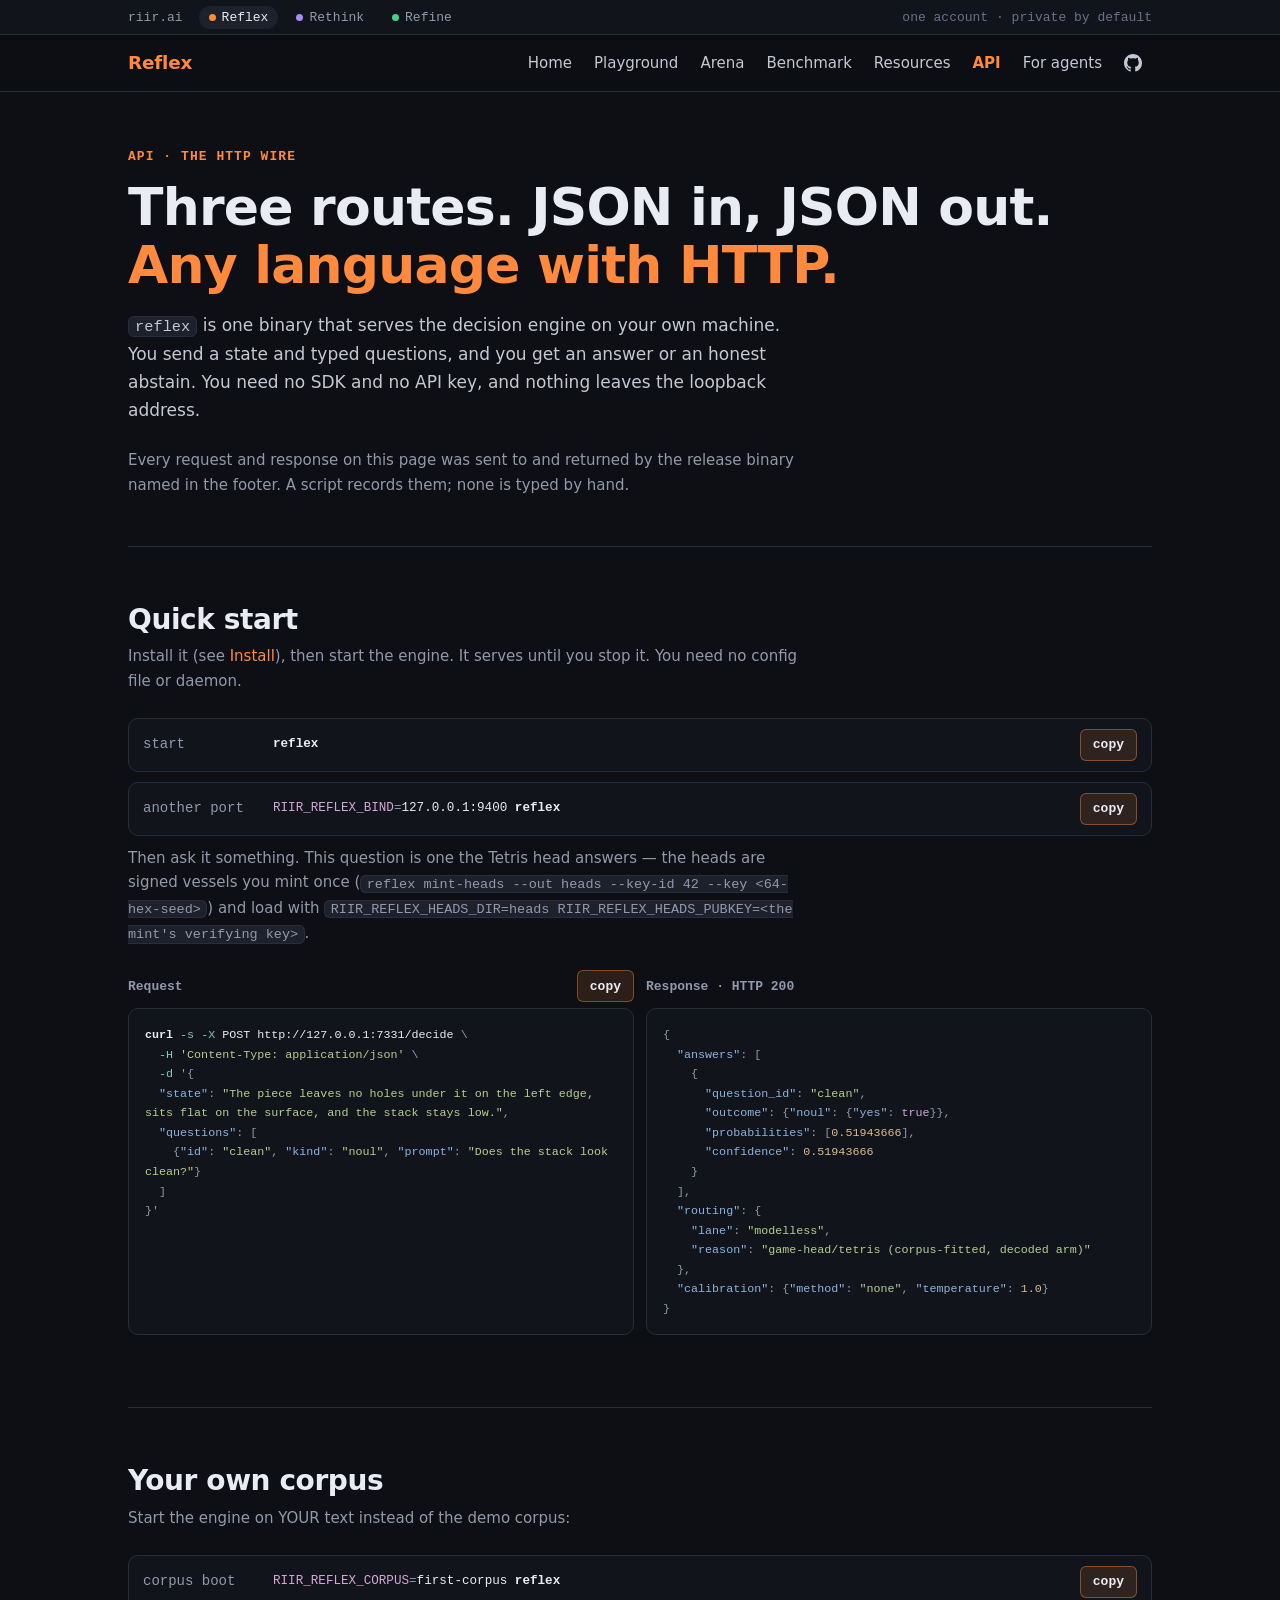
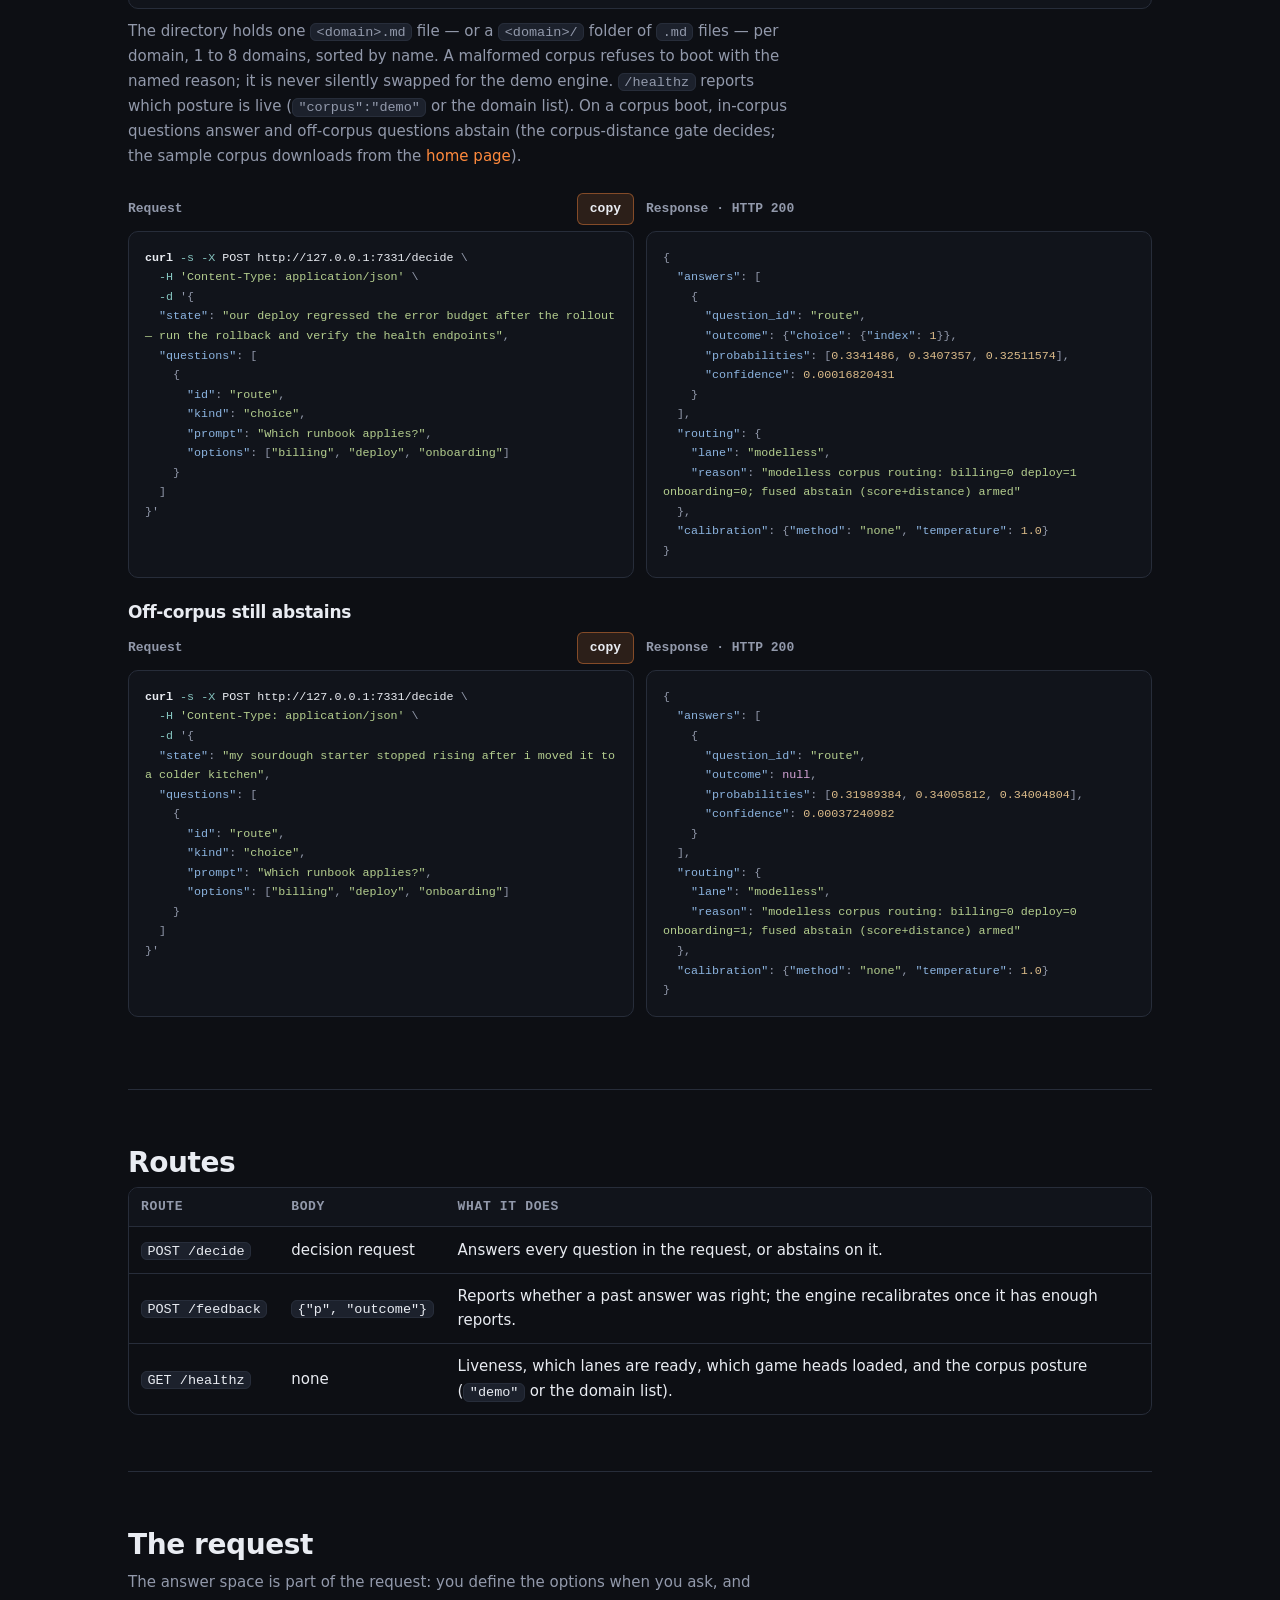
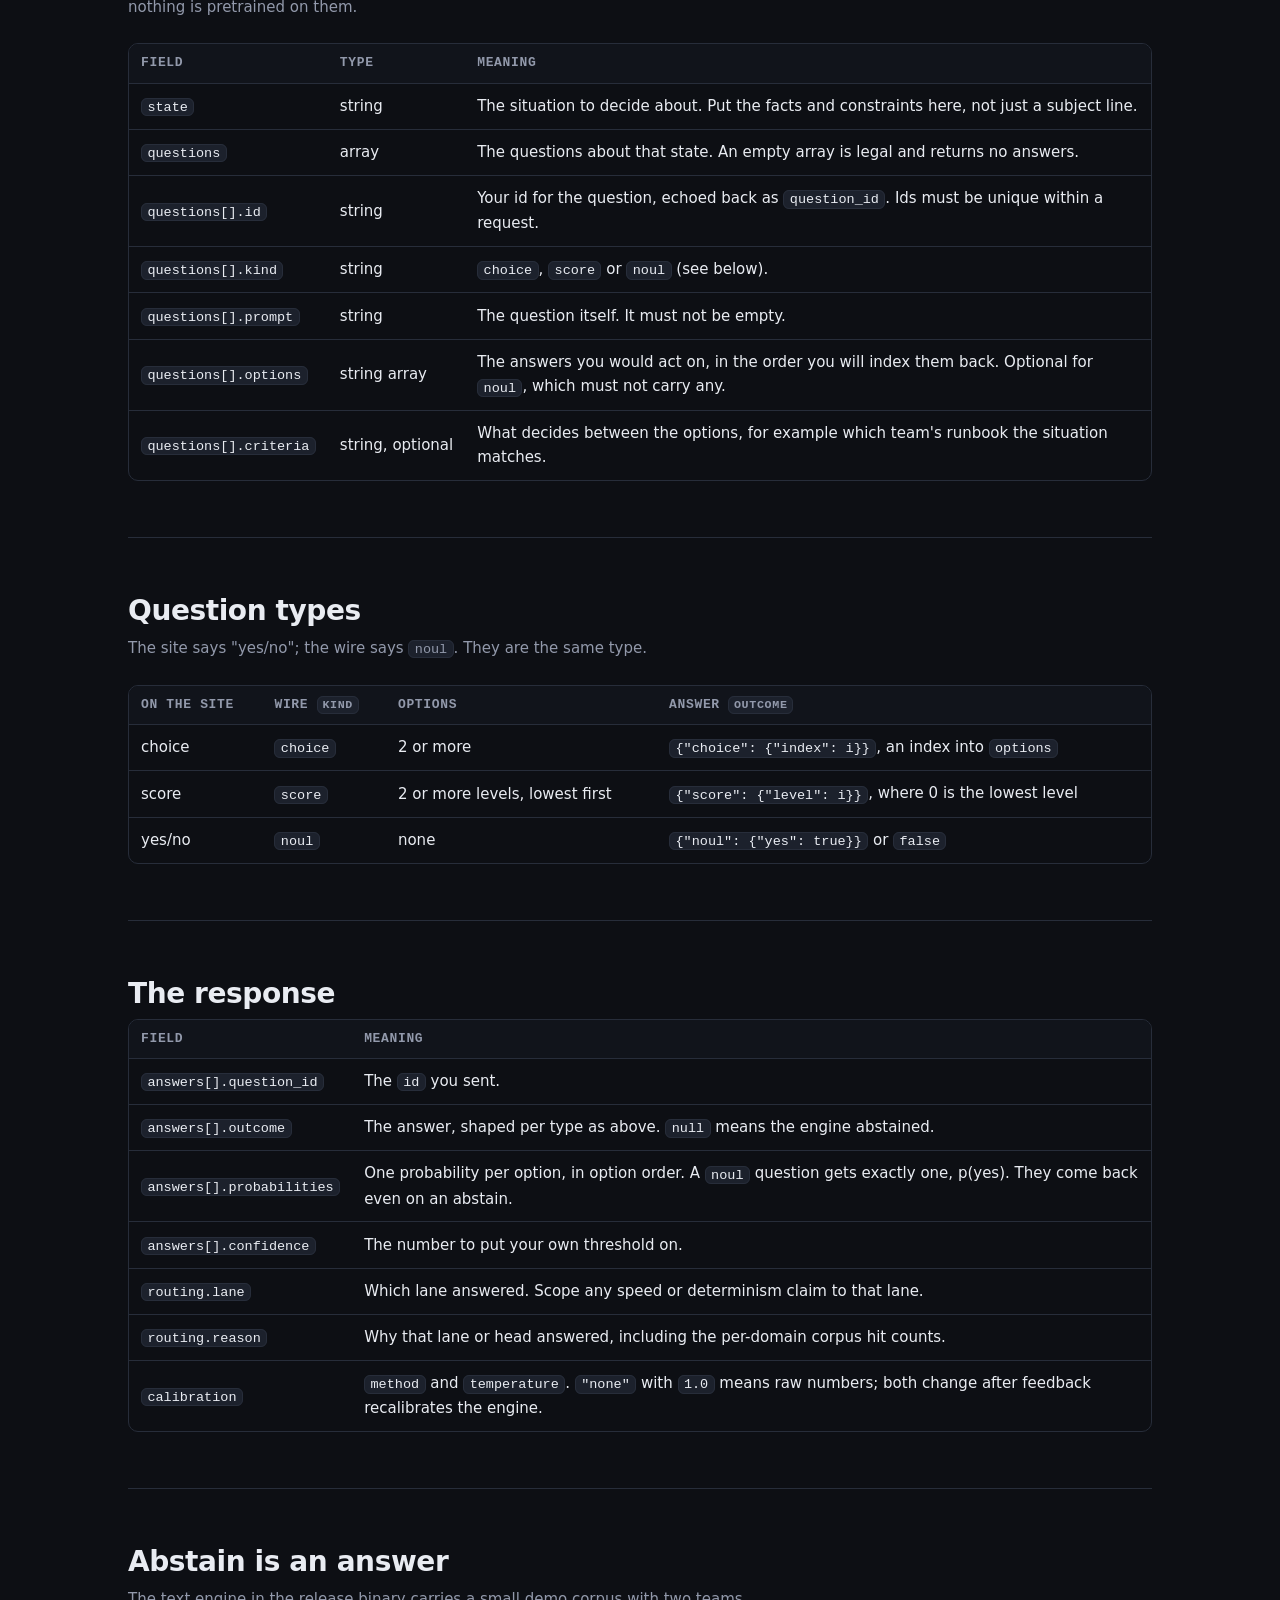
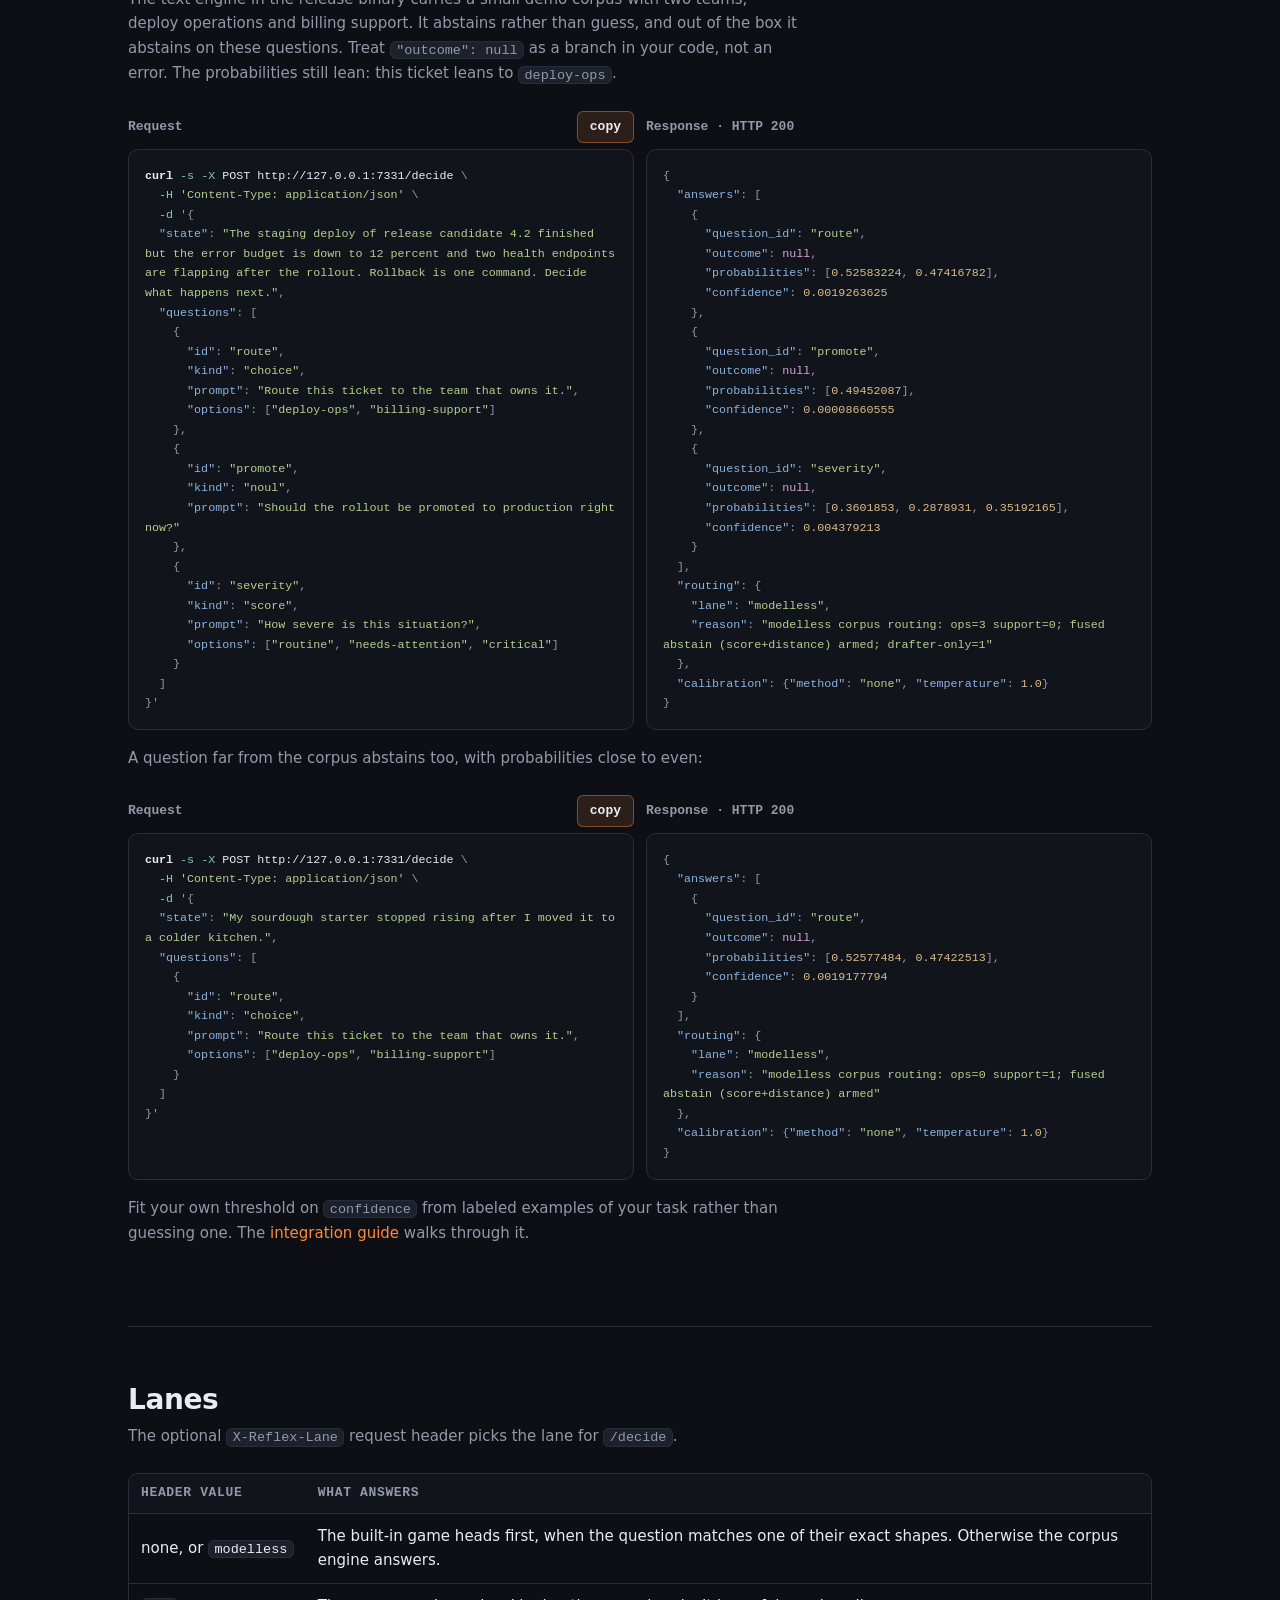
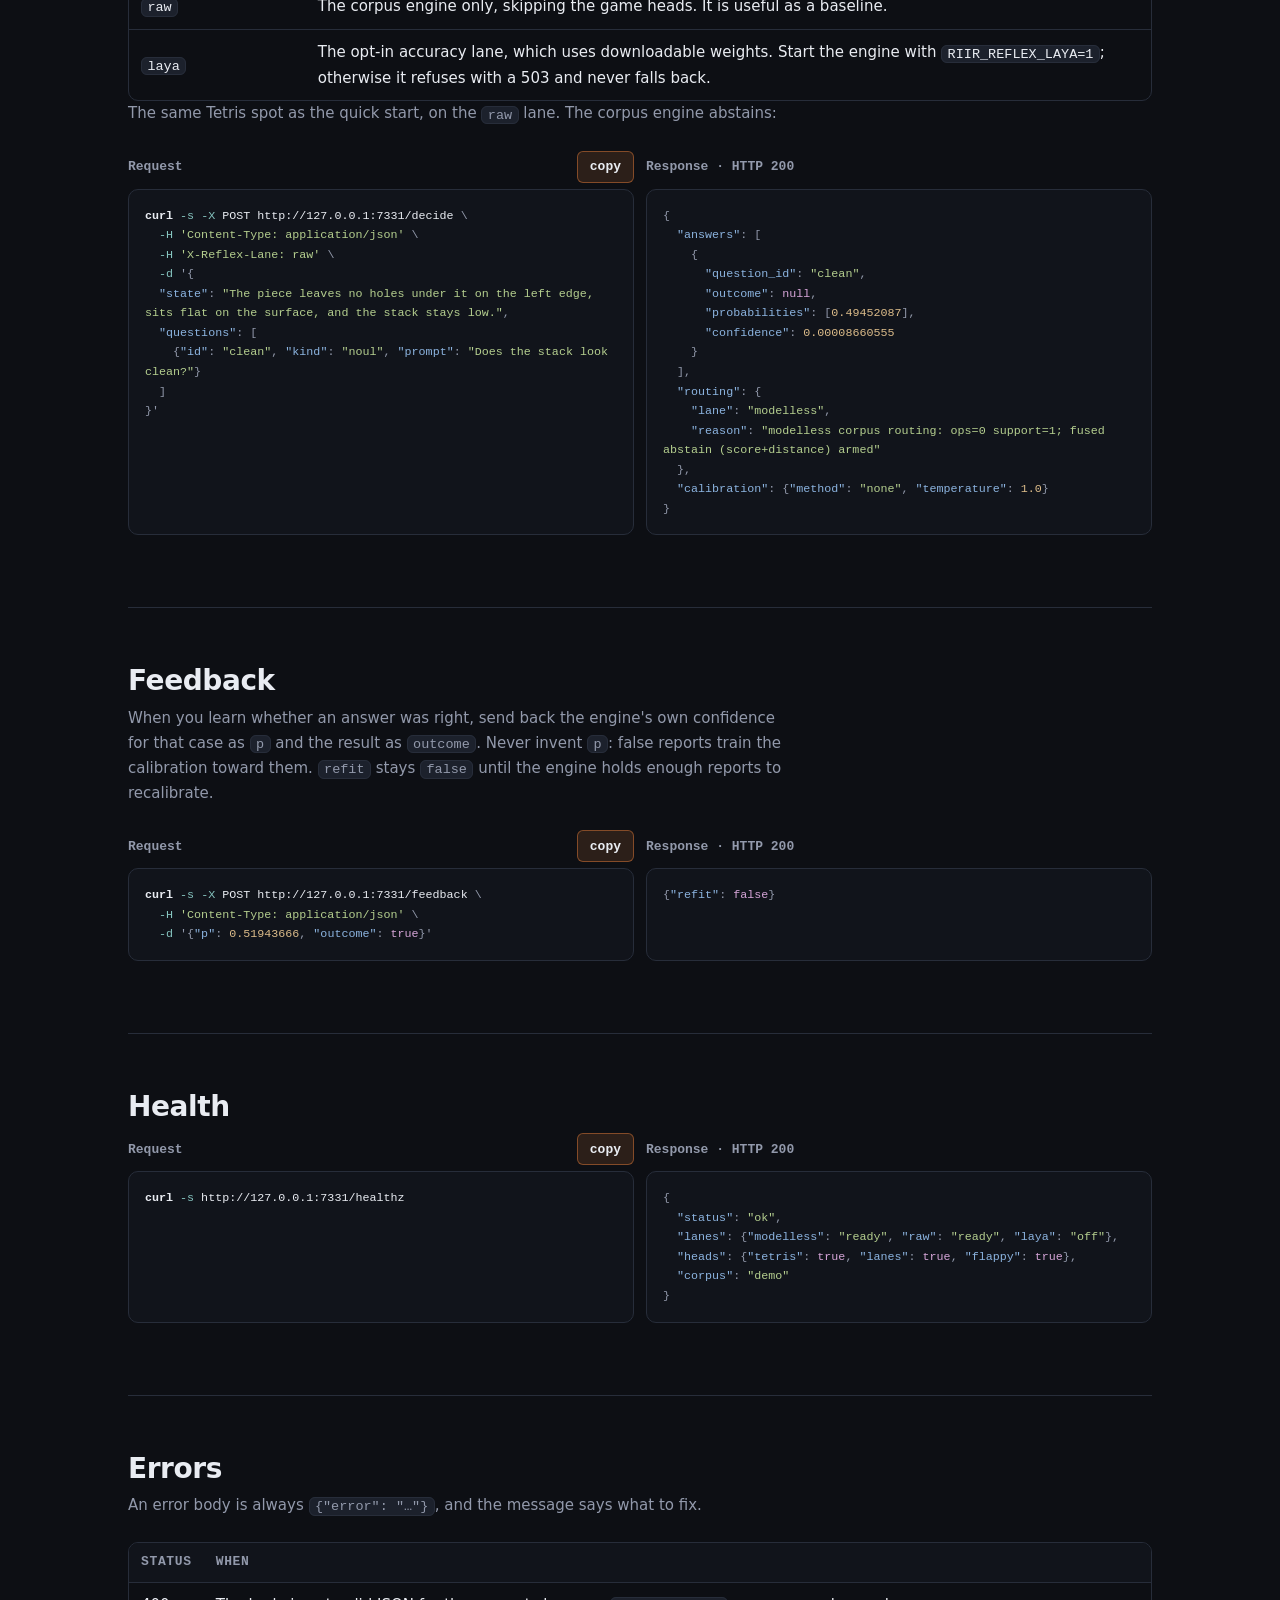
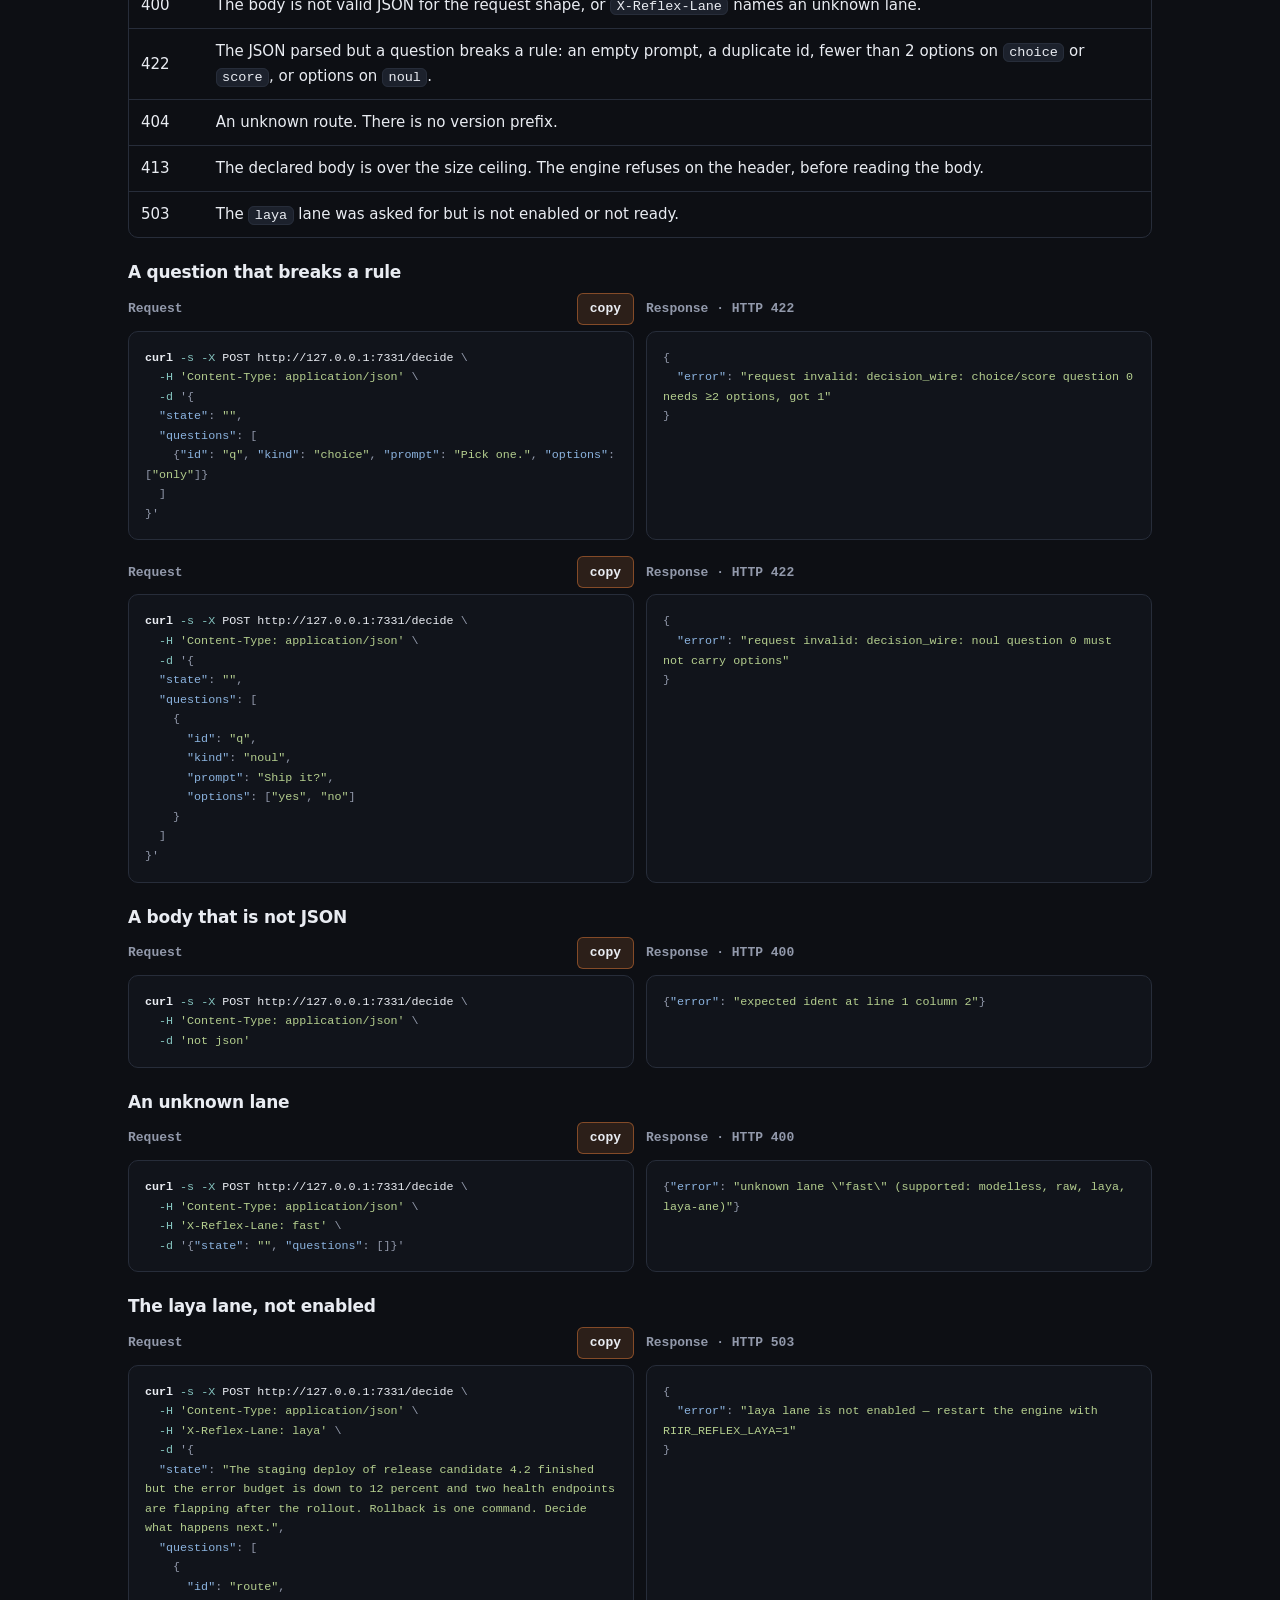
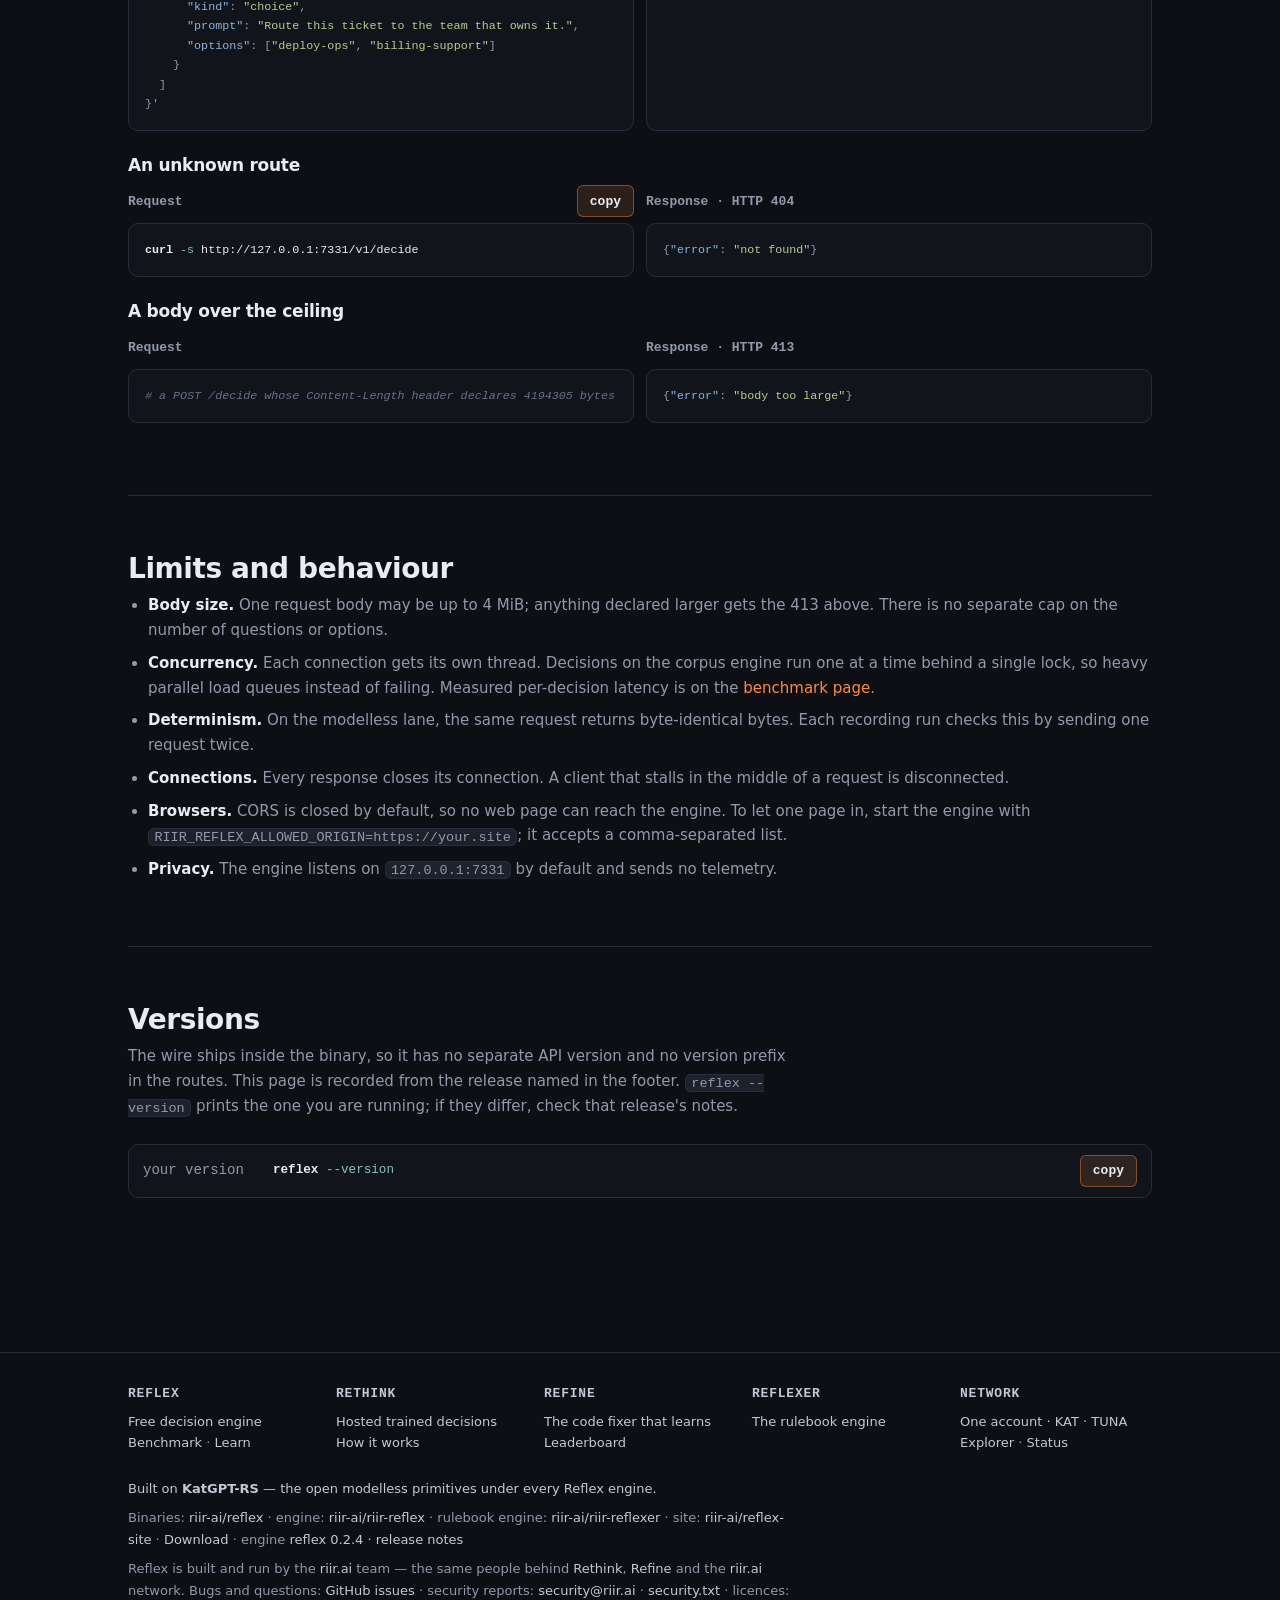
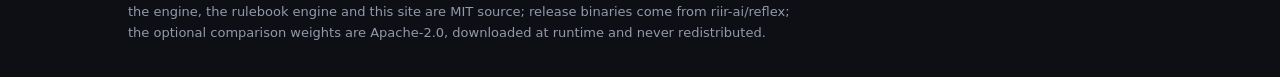
<file: docs/api/index.html>
<!doctype html>
<html lang="en" data-product="reflex">
<head>
  <meta charset="utf-8">
  <meta name="viewport" content="width=device-width, initial-scale=1">
  <title>Reflex HTTP API — routes, schema, errors, limits</title>
  <meta name="description" content="The Reflex engine's HTTP API: three routes on loopback JSON, the three question types, the abstain answer, errors and limits — with real request and response bytes from the release binary. Any language with HTTP; no SDK.">
  <link rel="stylesheet" href="/assets/family.css">
  <link rel="stylesheet" href="/assets/style.css">
</head>
<body>

<nav class="gf-bar" aria-label="riir.ai family"><div class="wrap">
  <a class="gf-home" href="https://riir.ai/">riir.ai</a>
  <a class="gf-p gf-reflex"  href="https://reflex.riir.ai/" aria-current="page">Reflex</a>
  <a class="gf-p gf-rethink" href="https://rethink.riir.ai/">Rethink</a>
  <a class="gf-p gf-refine"  href="https://refine.riir.ai/">Refine</a>
  <span class="gf-tag">one account · private by default</span>
</div></nav>

<header class="site gf-head">
  <div class="wrap">
    <a class="gf-brand" href="/"><b>Reflex</b></a>
    <nav class="gf-nav" aria-label="Reflex">
      <a href="/">Home</a>
      <a href="/playground/">Playground</a>
      <a href="/arena/">Arena</a>
      <a href="/bench/">Benchmark</a>
      <a href="/resources/">Resources</a>
      <a href="/docs/api/" aria-current="page">API</a>
      <a href="/#skill">For agents</a>
      <a class="gh" href="https://github.com/riir-ai/riir-reflex" aria-label="Reflex on GitHub" title="github.com/riir-ai/riir-reflex"><svg viewBox="0 0 16 16" width="18" height="18" fill="currentColor" aria-hidden="true" focusable="false"><path d="M8 0C3.58 0 0 3.58 0 8c0 3.54 2.29 6.53 5.47 7.59.4.07.55-.17.55-.38 0-.19-.01-.82-.01-1.49-2.01.37-2.53-.49-2.69-.94-.09-.23-.48-.94-.82-1.13-.28-.15-.68-.52-.01-.53.63-.01 1.08.58 1.23.82.72 1.21 1.87.87 2.33.66.07-.52.28-.87.51-1.07-1.78-.2-3.64-.89-3.64-3.95 0-.87.31-1.59.82-2.15-.08-.2-.36-1.02.08-2.12 0 0 .67-.21 2.2.82.64-.18 1.32-.27 2-.27s1.36.09 2 .27c1.53-1.04 2.2-.82 2.2-.82.44 1.1.16 1.92.08 2.12.51.56.82 1.27.82 2.15 0 3.07-1.87 3.75-3.65 3.95.29.25.54.73.54 1.48 0 1.07-.01 1.93-.01 2.2 0 .21.15.46.55.38A8.01 8.01 0 0 0 16 8c0-4.42-3.58-8-8-8z"/></svg></a>
    </nav>
  </div>
</header>

<div class="wrap">

  <div class="hero">
    <p class="kicker">API · the HTTP wire</p>
    <h1>Three routes. JSON in, JSON out.<br><em>Any language with HTTP.</em></h1>
    <p class="lead">
      <code>reflex</code> is one binary that serves the decision engine on your own machine. You send a state and
      typed questions, and you get an answer or an honest abstain. You need no SDK and no API key, and nothing leaves the loopback address.
    </p>
    <p class="sub">Every request and response on this page was sent to and returned by the release binary named
      in the footer. A script records them; none is typed by hand.</p>
  </div>

  <section id="quickstart">
    <h2><a class="hlink" href="#quickstart">Quick start</a></h2>
    <p class="sub">Install it (see <a href="/#install">Install</a>), then start the engine. It serves until you stop it.
      You need no config file or daemon.</p>
    <div class="cmd"><span class="os">start</span><code>reflex</code><button data-copy="reflex">copy</button></div>
    <div class="cmd"><span class="os">another port</span><code>RIIR_REFLEX_BIND=127.0.0.1:9400 reflex</code><button data-copy="RIIR_REFLEX_BIND=127.0.0.1:9400 reflex">copy</button></div>
    <p class="sub">Then ask it something. This question is one the Tetris head answers — the heads are
      signed vessels you mint once (<code>reflex mint-heads --out heads --key-id 42 --key &lt;64-hex-seed&gt;</code>)
      and load with <code>RIIR_REFLEX_HEADS_DIR=heads RIIR_REFLEX_HEADS_PUBKEY=&lt;the mint's verifying key&gt;</code>.</p>
    <!-- wire:case answered --><div class="wire-pair" data-wire-case="answered"><div class="wire-pane"><div class="wire-h">Request<button data-copy="curl -s -X POST http://127.0.0.1:7331/decide \
  -H 'Content-Type: application/json' \
  -d '{
  &quot;state&quot;: &quot;The piece leaves no holes under it on the left edge, sits flat on the surface, and the stack stays low.&quot;,
  &quot;questions&quot;: [
    {&quot;id&quot;: &quot;clean&quot;, &quot;kind&quot;: &quot;noul&quot;, &quot;prompt&quot;: &quot;Does the stack look clean?&quot;}
  ]
}'">copy</button></div><pre><code>curl -s -X POST http://127.0.0.1:7331/decide \
  -H 'Content-Type: application/json' \
  -d '{
  &quot;state&quot;: &quot;The piece leaves no holes under it on the left edge, sits flat on the surface, and the stack stays low.&quot;,
  &quot;questions&quot;: [
    {&quot;id&quot;: &quot;clean&quot;, &quot;kind&quot;: &quot;noul&quot;, &quot;prompt&quot;: &quot;Does the stack look clean?&quot;}
  ]
}'</code></pre></div><div class="wire-pane"><div class="wire-h">Response · HTTP 200</div><pre><code>{
  &quot;answers&quot;: [
    {
      &quot;question_id&quot;: &quot;clean&quot;,
      &quot;outcome&quot;: {&quot;noul&quot;: {&quot;yes&quot;: true}},
      &quot;probabilities&quot;: [0.51943666],
      &quot;confidence&quot;: 0.51943666
    }
  ],
  &quot;routing&quot;: {
    &quot;lane&quot;: &quot;modelless&quot;,
    &quot;reason&quot;: &quot;game-head/tetris (corpus-fitted, decoded arm)&quot;
  },
  &quot;calibration&quot;: {&quot;method&quot;: &quot;none&quot;, &quot;temperature&quot;: 1.0}
}</code></pre></div></div><!-- /wire:case -->
  </section>

  <section id="corpus">
    <h2><a class="hlink" href="#corpus">Your own corpus</a></h2>
    <p class="sub">Start the engine on YOUR text instead of the demo corpus:</p>
    <div class="cmd"><span class="os">corpus boot</span><code>RIIR_REFLEX_CORPUS=first-corpus reflex</code><button data-copy="RIIR_REFLEX_CORPUS=first-corpus reflex">copy</button></div>
    <p class="sub">The directory holds one <code>&lt;domain&gt;.md</code> file — or a <code>&lt;domain&gt;/</code> folder of
      <code>.md</code> files — per domain, 1 to 8 domains, sorted by name. A malformed corpus refuses
      to boot with the named reason; it is never silently swapped for the demo engine.
      <code>/healthz</code> reports which posture is live (<code>"corpus":"demo"</code> or the domain list).
      On a corpus boot, in-corpus questions answer and off-corpus questions abstain (the
      corpus-distance gate decides; the sample corpus downloads from the <a href="/#try-it">home page</a>).</p>
    <!-- wire:case corpus_answered --><div class="wire-pair" data-wire-case="corpus_answered"><div class="wire-pane"><div class="wire-h">Request<button data-copy="curl -s -X POST http://127.0.0.1:7331/decide \
  -H 'Content-Type: application/json' \
  -d '{
  &quot;state&quot;: &quot;our deploy regressed the error budget after the rollout — run the rollback and verify the health endpoints&quot;,
  &quot;questions&quot;: [
    {
      &quot;id&quot;: &quot;route&quot;,
      &quot;kind&quot;: &quot;choice&quot;,
      &quot;prompt&quot;: &quot;Which runbook applies?&quot;,
      &quot;options&quot;: [&quot;billing&quot;, &quot;deploy&quot;, &quot;onboarding&quot;]
    }
  ]
}'">copy</button></div><pre><code>curl -s -X POST http://127.0.0.1:7331/decide \
  -H 'Content-Type: application/json' \
  -d '{
  &quot;state&quot;: &quot;our deploy regressed the error budget after the rollout — run the rollback and verify the health endpoints&quot;,
  &quot;questions&quot;: [
    {
      &quot;id&quot;: &quot;route&quot;,
      &quot;kind&quot;: &quot;choice&quot;,
      &quot;prompt&quot;: &quot;Which runbook applies?&quot;,
      &quot;options&quot;: [&quot;billing&quot;, &quot;deploy&quot;, &quot;onboarding&quot;]
    }
  ]
}'</code></pre></div><div class="wire-pane"><div class="wire-h">Response · HTTP 200</div><pre><code>{
  &quot;answers&quot;: [
    {
      &quot;question_id&quot;: &quot;route&quot;,
      &quot;outcome&quot;: {&quot;choice&quot;: {&quot;index&quot;: 1}},
      &quot;probabilities&quot;: [0.3341486, 0.3407357, 0.32511574],
      &quot;confidence&quot;: 0.00016820431
    }
  ],
  &quot;routing&quot;: {
    &quot;lane&quot;: &quot;modelless&quot;,
    &quot;reason&quot;: &quot;modelless corpus routing: billing=0 deploy=1 onboarding=0; fused abstain (score+distance) armed&quot;
  },
  &quot;calibration&quot;: {&quot;method&quot;: &quot;none&quot;, &quot;temperature&quot;: 1.0}
}</code></pre></div></div><!-- /wire:case -->
    <h3 class="wire-cap">Off-corpus still abstains</h3>
    <!-- wire:case corpus_off --><div class="wire-pair" data-wire-case="corpus_off"><div class="wire-pane"><div class="wire-h">Request<button data-copy="curl -s -X POST http://127.0.0.1:7331/decide \
  -H 'Content-Type: application/json' \
  -d '{
  &quot;state&quot;: &quot;my sourdough starter stopped rising after i moved it to a colder kitchen&quot;,
  &quot;questions&quot;: [
    {
      &quot;id&quot;: &quot;route&quot;,
      &quot;kind&quot;: &quot;choice&quot;,
      &quot;prompt&quot;: &quot;Which runbook applies?&quot;,
      &quot;options&quot;: [&quot;billing&quot;, &quot;deploy&quot;, &quot;onboarding&quot;]
    }
  ]
}'">copy</button></div><pre><code>curl -s -X POST http://127.0.0.1:7331/decide \
  -H 'Content-Type: application/json' \
  -d '{
  &quot;state&quot;: &quot;my sourdough starter stopped rising after i moved it to a colder kitchen&quot;,
  &quot;questions&quot;: [
    {
      &quot;id&quot;: &quot;route&quot;,
      &quot;kind&quot;: &quot;choice&quot;,
      &quot;prompt&quot;: &quot;Which runbook applies?&quot;,
      &quot;options&quot;: [&quot;billing&quot;, &quot;deploy&quot;, &quot;onboarding&quot;]
    }
  ]
}'</code></pre></div><div class="wire-pane"><div class="wire-h">Response · HTTP 200</div><pre><code>{
  &quot;answers&quot;: [
    {
      &quot;question_id&quot;: &quot;route&quot;,
      &quot;outcome&quot;: null,
      &quot;probabilities&quot;: [0.31989384, 0.34005812, 0.34004804],
      &quot;confidence&quot;: 0.00037240982
    }
  ],
  &quot;routing&quot;: {
    &quot;lane&quot;: &quot;modelless&quot;,
    &quot;reason&quot;: &quot;modelless corpus routing: billing=0 deploy=0 onboarding=1; fused abstain (score+distance) armed&quot;
  },
  &quot;calibration&quot;: {&quot;method&quot;: &quot;none&quot;, &quot;temperature&quot;: 1.0}
}</code></pre></div></div><!-- /wire:case -->
  </section>

  <section id="routes">
    <h2><a class="hlink" href="#routes">Routes</a></h2>
    <div class="gf-table api-ref"><table>
      <thead><tr><th>Route</th><th>Body</th><th>What it does</th></tr></thead>
      <tbody>
        <tr><td><code>POST /decide</code></td><td>decision request</td><td>Answers every question in the request, or abstains on it.</td></tr>
        <tr><td><code>POST /feedback</code></td><td><code>{"p", "outcome"}</code></td><td>Reports whether a past answer was right; the engine recalibrates once it has enough reports.</td></tr>
        <tr><td><code>GET /healthz</code></td><td>none</td><td>Liveness, which lanes are ready, which game heads loaded, and the corpus posture (<code>"demo"</code> or the domain list).</td></tr>
      </tbody>
    </table></div>
  </section>

  <section id="request">
    <h2><a class="hlink" href="#request">The request</a></h2>
    <p class="sub">The answer space is part of the request: you define the options when you ask, and nothing is pretrained on them.</p>
    <div class="gf-table api-ref"><table>
      <thead><tr><th>Field</th><th>Type</th><th>Meaning</th></tr></thead>
      <tbody>
        <tr><td><code>state</code></td><td>string</td><td>The situation to decide about. Put the facts and constraints here, not just a subject line.</td></tr>
        <tr><td><code>questions</code></td><td>array</td><td>The questions about that state. An empty array is legal and returns no answers.</td></tr>
        <tr><td><code>questions[].id</code></td><td>string</td><td>Your id for the question, echoed back as <code>question_id</code>. Ids must be unique within a request.</td></tr>
        <tr><td><code>questions[].kind</code></td><td>string</td><td><code>choice</code>, <code>score</code> or <code>noul</code> (see below).</td></tr>
        <tr><td><code>questions[].prompt</code></td><td>string</td><td>The question itself. It must not be empty.</td></tr>
        <tr><td><code>questions[].options</code></td><td>string array</td><td>The answers you would act on, in the order you will index them back. Optional for <code>noul</code>, which must not carry any.</td></tr>
        <tr><td><code>questions[].criteria</code></td><td>string, optional</td><td>What decides between the options, for example which team's runbook the situation matches.</td></tr>
      </tbody>
    </table></div>
  </section>

  <section id="types">
    <h2><a class="hlink" href="#types">Question types</a></h2>
    <p class="sub">The site says "yes/no"; the wire says <code>noul</code>. They are the same type.</p>
    <div class="gf-table api-ref"><table>
      <thead><tr><th>On the site</th><th>Wire <code>kind</code></th><th>Options</th><th>Answer <code>outcome</code></th></tr></thead>
      <tbody>
        <tr><td>choice</td><td><code>choice</code></td><td>2 or more</td><td><code>{"choice": {"index": i}}</code>, an index into <code>options</code></td></tr>
        <tr><td>score</td><td><code>score</code></td><td>2 or more levels, lowest first</td><td><code>{"score": {"level": i}}</code>, where 0 is the lowest level</td></tr>
        <tr><td>yes/no</td><td><code>noul</code></td><td>none</td><td><code>{"noul": {"yes": true}}</code> or <code>false</code></td></tr>
      </tbody>
    </table></div>
  </section>

  <section id="response">
    <h2><a class="hlink" href="#response">The response</a></h2>
    <div class="gf-table api-ref"><table>
      <thead><tr><th>Field</th><th>Meaning</th></tr></thead>
      <tbody>
        <tr><td><code>answers[].question_id</code></td><td>The <code>id</code> you sent.</td></tr>
        <tr><td><code>answers[].outcome</code></td><td>The answer, shaped per type as above. <code>null</code> means the engine abstained.</td></tr>
        <tr><td><code>answers[].probabilities</code></td><td>One probability per option, in option order. A <code>noul</code> question gets exactly one, p(yes). They come back even on an abstain.</td></tr>
        <tr><td><code>answers[].confidence</code></td><td>The number to put your own threshold on.</td></tr>
        <tr><td><code>routing.lane</code></td><td>Which lane answered. Scope any speed or determinism claim to that lane.</td></tr>
        <tr><td><code>routing.reason</code></td><td>Why that lane or head answered, including the per-domain corpus hit counts.</td></tr>
        <tr><td><code>calibration</code></td><td><code>method</code> and <code>temperature</code>. <code>"none"</code> with <code>1.0</code> means raw numbers; both change after feedback recalibrates the engine.</td></tr>
      </tbody>
    </table></div>
  </section>

  <section id="abstain">
    <h2><a class="hlink" href="#abstain">Abstain is an answer</a></h2>
    <p class="sub">The text engine in the release binary carries a small demo corpus with two teams, deploy operations and billing
      support. It abstains rather than guess, and out of the box it abstains on these questions. Treat
      <code>"outcome": null</code> as a branch in your code, not an error. The probabilities still lean: this ticket leans to
      <code>deploy-ops</code>.</p>
    <!-- wire:case abstained --><div class="wire-pair" data-wire-case="abstained"><div class="wire-pane"><div class="wire-h">Request<button data-copy="curl -s -X POST http://127.0.0.1:7331/decide \
  -H 'Content-Type: application/json' \
  -d '{
  &quot;state&quot;: &quot;The staging deploy of release candidate 4.2 finished but the error budget is down to 12 percent and two health endpoints are flapping after the rollout. Rollback is one command. Decide what happens next.&quot;,
  &quot;questions&quot;: [
    {
      &quot;id&quot;: &quot;route&quot;,
      &quot;kind&quot;: &quot;choice&quot;,
      &quot;prompt&quot;: &quot;Route this ticket to the team that owns it.&quot;,
      &quot;options&quot;: [&quot;deploy-ops&quot;, &quot;billing-support&quot;]
    },
    {
      &quot;id&quot;: &quot;promote&quot;,
      &quot;kind&quot;: &quot;noul&quot;,
      &quot;prompt&quot;: &quot;Should the rollout be promoted to production right now?&quot;
    },
    {
      &quot;id&quot;: &quot;severity&quot;,
      &quot;kind&quot;: &quot;score&quot;,
      &quot;prompt&quot;: &quot;How severe is this situation?&quot;,
      &quot;options&quot;: [&quot;routine&quot;, &quot;needs-attention&quot;, &quot;critical&quot;]
    }
  ]
}'">copy</button></div><pre><code>curl -s -X POST http://127.0.0.1:7331/decide \
  -H 'Content-Type: application/json' \
  -d '{
  &quot;state&quot;: &quot;The staging deploy of release candidate 4.2 finished but the error budget is down to 12 percent and two health endpoints are flapping after the rollout. Rollback is one command. Decide what happens next.&quot;,
  &quot;questions&quot;: [
    {
      &quot;id&quot;: &quot;route&quot;,
      &quot;kind&quot;: &quot;choice&quot;,
      &quot;prompt&quot;: &quot;Route this ticket to the team that owns it.&quot;,
      &quot;options&quot;: [&quot;deploy-ops&quot;, &quot;billing-support&quot;]
    },
    {
      &quot;id&quot;: &quot;promote&quot;,
      &quot;kind&quot;: &quot;noul&quot;,
      &quot;prompt&quot;: &quot;Should the rollout be promoted to production right now?&quot;
    },
    {
      &quot;id&quot;: &quot;severity&quot;,
      &quot;kind&quot;: &quot;score&quot;,
      &quot;prompt&quot;: &quot;How severe is this situation?&quot;,
      &quot;options&quot;: [&quot;routine&quot;, &quot;needs-attention&quot;, &quot;critical&quot;]
    }
  ]
}'</code></pre></div><div class="wire-pane"><div class="wire-h">Response · HTTP 200</div><pre><code>{
  &quot;answers&quot;: [
    {
      &quot;question_id&quot;: &quot;route&quot;,
      &quot;outcome&quot;: null,
      &quot;probabilities&quot;: [0.52583224, 0.47416782],
      &quot;confidence&quot;: 0.0019263625
    },
    {
      &quot;question_id&quot;: &quot;promote&quot;,
      &quot;outcome&quot;: null,
      &quot;probabilities&quot;: [0.49452087],
      &quot;confidence&quot;: 0.00008660555
    },
    {
      &quot;question_id&quot;: &quot;severity&quot;,
      &quot;outcome&quot;: null,
      &quot;probabilities&quot;: [0.3601853, 0.2878931, 0.35192165],
      &quot;confidence&quot;: 0.004379213
    }
  ],
  &quot;routing&quot;: {
    &quot;lane&quot;: &quot;modelless&quot;,
    &quot;reason&quot;: &quot;modelless corpus routing: ops=3 support=0; fused abstain (score+distance) armed; drafter-only=1&quot;
  },
  &quot;calibration&quot;: {&quot;method&quot;: &quot;none&quot;, &quot;temperature&quot;: 1.0}
}</code></pre></div></div><!-- /wire:case -->
    <p class="sub">A question far from the corpus abstains too, with probabilities close to even:</p>
    <!-- wire:case off_corpus --><div class="wire-pair" data-wire-case="off_corpus"><div class="wire-pane"><div class="wire-h">Request<button data-copy="curl -s -X POST http://127.0.0.1:7331/decide \
  -H 'Content-Type: application/json' \
  -d '{
  &quot;state&quot;: &quot;My sourdough starter stopped rising after I moved it to a colder kitchen.&quot;,
  &quot;questions&quot;: [
    {
      &quot;id&quot;: &quot;route&quot;,
      &quot;kind&quot;: &quot;choice&quot;,
      &quot;prompt&quot;: &quot;Route this ticket to the team that owns it.&quot;,
      &quot;options&quot;: [&quot;deploy-ops&quot;, &quot;billing-support&quot;]
    }
  ]
}'">copy</button></div><pre><code>curl -s -X POST http://127.0.0.1:7331/decide \
  -H 'Content-Type: application/json' \
  -d '{
  &quot;state&quot;: &quot;My sourdough starter stopped rising after I moved it to a colder kitchen.&quot;,
  &quot;questions&quot;: [
    {
      &quot;id&quot;: &quot;route&quot;,
      &quot;kind&quot;: &quot;choice&quot;,
      &quot;prompt&quot;: &quot;Route this ticket to the team that owns it.&quot;,
      &quot;options&quot;: [&quot;deploy-ops&quot;, &quot;billing-support&quot;]
    }
  ]
}'</code></pre></div><div class="wire-pane"><div class="wire-h">Response · HTTP 200</div><pre><code>{
  &quot;answers&quot;: [
    {
      &quot;question_id&quot;: &quot;route&quot;,
      &quot;outcome&quot;: null,
      &quot;probabilities&quot;: [0.52577484, 0.47422513],
      &quot;confidence&quot;: 0.0019177794
    }
  ],
  &quot;routing&quot;: {
    &quot;lane&quot;: &quot;modelless&quot;,
    &quot;reason&quot;: &quot;modelless corpus routing: ops=0 support=1; fused abstain (score+distance) armed&quot;
  },
  &quot;calibration&quot;: {&quot;method&quot;: &quot;none&quot;, &quot;temperature&quot;: 1.0}
}</code></pre></div></div><!-- /wire:case -->
    <p class="sub">Fit your own threshold on <code>confidence</code> from labeled examples of your task rather than guessing one.
      The <a href="/skills/reflex-integration/SKILL.md">integration guide</a> walks through it.</p>
  </section>

  <section id="lanes">
    <h2><a class="hlink" href="#lanes">Lanes</a></h2>
    <p class="sub">The optional <code>X-Reflex-Lane</code> request header picks the lane for <code>/decide</code>.</p>
    <div class="gf-table api-ref"><table>
      <thead><tr><th>Header value</th><th>What answers</th></tr></thead>
      <tbody>
        <tr><td>none, or <code>modelless</code></td><td>The built-in game heads first, when the question matches one of their exact shapes. Otherwise the corpus engine answers.</td></tr>
        <tr><td><code>raw</code></td><td>The corpus engine only, skipping the game heads. It is useful as a baseline.</td></tr>
        <tr><td><code>laya</code></td><td>The opt-in accuracy lane, which uses downloadable weights. Start the engine with <code>RIIR_REFLEX_LAYA=1</code>; otherwise it refuses with a 503 and never falls back.</td></tr>
      </tbody>
    </table></div>
    <p class="sub">The same Tetris spot as the quick start, on the <code>raw</code> lane. The corpus engine abstains:</p>
    <!-- wire:case raw_lane --><div class="wire-pair" data-wire-case="raw_lane"><div class="wire-pane"><div class="wire-h">Request<button data-copy="curl -s -X POST http://127.0.0.1:7331/decide \
  -H 'Content-Type: application/json' \
  -H 'X-Reflex-Lane: raw' \
  -d '{
  &quot;state&quot;: &quot;The piece leaves no holes under it on the left edge, sits flat on the surface, and the stack stays low.&quot;,
  &quot;questions&quot;: [
    {&quot;id&quot;: &quot;clean&quot;, &quot;kind&quot;: &quot;noul&quot;, &quot;prompt&quot;: &quot;Does the stack look clean?&quot;}
  ]
}'">copy</button></div><pre><code>curl -s -X POST http://127.0.0.1:7331/decide \
  -H 'Content-Type: application/json' \
  -H 'X-Reflex-Lane: raw' \
  -d '{
  &quot;state&quot;: &quot;The piece leaves no holes under it on the left edge, sits flat on the surface, and the stack stays low.&quot;,
  &quot;questions&quot;: [
    {&quot;id&quot;: &quot;clean&quot;, &quot;kind&quot;: &quot;noul&quot;, &quot;prompt&quot;: &quot;Does the stack look clean?&quot;}
  ]
}'</code></pre></div><div class="wire-pane"><div class="wire-h">Response · HTTP 200</div><pre><code>{
  &quot;answers&quot;: [
    {
      &quot;question_id&quot;: &quot;clean&quot;,
      &quot;outcome&quot;: null,
      &quot;probabilities&quot;: [0.49452087],
      &quot;confidence&quot;: 0.00008660555
    }
  ],
  &quot;routing&quot;: {
    &quot;lane&quot;: &quot;modelless&quot;,
    &quot;reason&quot;: &quot;modelless corpus routing: ops=0 support=1; fused abstain (score+distance) armed&quot;
  },
  &quot;calibration&quot;: {&quot;method&quot;: &quot;none&quot;, &quot;temperature&quot;: 1.0}
}</code></pre></div></div><!-- /wire:case -->
  </section>

  <section id="feedback">
    <h2><a class="hlink" href="#feedback">Feedback</a></h2>
    <p class="sub">When you learn whether an answer was right, send back the engine's own confidence for that case as
      <code>p</code> and the result as <code>outcome</code>. Never invent <code>p</code>: false reports train the
      calibration toward them. <code>refit</code> stays <code>false</code> until the engine holds enough reports to recalibrate.</p>
    <!-- wire:case feedback --><div class="wire-pair" data-wire-case="feedback"><div class="wire-pane"><div class="wire-h">Request<button data-copy="curl -s -X POST http://127.0.0.1:7331/feedback \
  -H 'Content-Type: application/json' \
  -d '{&quot;p&quot;: 0.51943666, &quot;outcome&quot;: true}'">copy</button></div><pre><code>curl -s -X POST http://127.0.0.1:7331/feedback \
  -H 'Content-Type: application/json' \
  -d '{&quot;p&quot;: 0.51943666, &quot;outcome&quot;: true}'</code></pre></div><div class="wire-pane"><div class="wire-h">Response · HTTP 200</div><pre><code>{&quot;refit&quot;: false}</code></pre></div></div><!-- /wire:case -->
  </section>

  <section id="health">
    <h2><a class="hlink" href="#health">Health</a></h2>
    <!-- wire:case healthz --><div class="wire-pair" data-wire-case="healthz"><div class="wire-pane"><div class="wire-h">Request<button data-copy="curl -s http://127.0.0.1:7331/healthz">copy</button></div><pre><code>curl -s http://127.0.0.1:7331/healthz</code></pre></div><div class="wire-pane"><div class="wire-h">Response · HTTP 200</div><pre><code>{
  &quot;status&quot;: &quot;ok&quot;,
  &quot;lanes&quot;: {&quot;modelless&quot;: &quot;ready&quot;, &quot;raw&quot;: &quot;ready&quot;, &quot;laya&quot;: &quot;off&quot;},
  &quot;heads&quot;: {&quot;tetris&quot;: true, &quot;lanes&quot;: true, &quot;flappy&quot;: true},
  &quot;corpus&quot;: &quot;demo&quot;
}</code></pre></div></div><!-- /wire:case -->
  </section>

  <section id="errors">
    <h2><a class="hlink" href="#errors">Errors</a></h2>
    <p class="sub">An error body is always <code>{"error": "…"}</code>, and the message says what to fix.</p>
    <div class="gf-table api-ref"><table>
      <thead><tr><th>Status</th><th>When</th></tr></thead>
      <tbody>
        <tr><td>400</td><td>The body is not valid JSON for the request shape, or <code>X-Reflex-Lane</code> names an unknown lane.</td></tr>
        <tr><td>422</td><td>The JSON parsed but a question breaks a rule: an empty prompt, a duplicate id, fewer than 2 options on <code>choice</code> or <code>score</code>, or options on <code>noul</code>.</td></tr>
        <tr><td>404</td><td>An unknown route. There is no version prefix.</td></tr>
        <tr><td>413</td><td>The declared body is over the size ceiling. The engine refuses on the header, before reading the body.</td></tr>
        <tr><td>503</td><td>The <code>laya</code> lane was asked for but is not enabled or not ready.</td></tr>
      </tbody>
    </table></div>
    <h3 class="wire-cap">A question that breaks a rule</h3>
    <!-- wire:case err_too_few_options --><div class="wire-pair" data-wire-case="err_too_few_options"><div class="wire-pane"><div class="wire-h">Request<button data-copy="curl -s -X POST http://127.0.0.1:7331/decide \
  -H 'Content-Type: application/json' \
  -d '{
  &quot;state&quot;: &quot;&quot;,
  &quot;questions&quot;: [
    {&quot;id&quot;: &quot;q&quot;, &quot;kind&quot;: &quot;choice&quot;, &quot;prompt&quot;: &quot;Pick one.&quot;, &quot;options&quot;: [&quot;only&quot;]}
  ]
}'">copy</button></div><pre><code>curl -s -X POST http://127.0.0.1:7331/decide \
  -H 'Content-Type: application/json' \
  -d '{
  &quot;state&quot;: &quot;&quot;,
  &quot;questions&quot;: [
    {&quot;id&quot;: &quot;q&quot;, &quot;kind&quot;: &quot;choice&quot;, &quot;prompt&quot;: &quot;Pick one.&quot;, &quot;options&quot;: [&quot;only&quot;]}
  ]
}'</code></pre></div><div class="wire-pane"><div class="wire-h">Response · HTTP 422</div><pre><code>{
  &quot;error&quot;: &quot;request invalid: decision_wire: choice/score question 0 needs ≥2 options, got 1&quot;
}</code></pre></div></div><!-- /wire:case -->
    <!-- wire:case err_noul_with_options --><div class="wire-pair" data-wire-case="err_noul_with_options"><div class="wire-pane"><div class="wire-h">Request<button data-copy="curl -s -X POST http://127.0.0.1:7331/decide \
  -H 'Content-Type: application/json' \
  -d '{
  &quot;state&quot;: &quot;&quot;,
  &quot;questions&quot;: [
    {
      &quot;id&quot;: &quot;q&quot;,
      &quot;kind&quot;: &quot;noul&quot;,
      &quot;prompt&quot;: &quot;Ship it?&quot;,
      &quot;options&quot;: [&quot;yes&quot;, &quot;no&quot;]
    }
  ]
}'">copy</button></div><pre><code>curl -s -X POST http://127.0.0.1:7331/decide \
  -H 'Content-Type: application/json' \
  -d '{
  &quot;state&quot;: &quot;&quot;,
  &quot;questions&quot;: [
    {
      &quot;id&quot;: &quot;q&quot;,
      &quot;kind&quot;: &quot;noul&quot;,
      &quot;prompt&quot;: &quot;Ship it?&quot;,
      &quot;options&quot;: [&quot;yes&quot;, &quot;no&quot;]
    }
  ]
}'</code></pre></div><div class="wire-pane"><div class="wire-h">Response · HTTP 422</div><pre><code>{
  &quot;error&quot;: &quot;request invalid: decision_wire: noul question 0 must not carry options&quot;
}</code></pre></div></div><!-- /wire:case -->
    <h3 class="wire-cap">A body that is not JSON</h3>
    <!-- wire:case err_malformed --><div class="wire-pair" data-wire-case="err_malformed"><div class="wire-pane"><div class="wire-h">Request<button data-copy="curl -s -X POST http://127.0.0.1:7331/decide \
  -H 'Content-Type: application/json' \
  -d 'not json'">copy</button></div><pre><code>curl -s -X POST http://127.0.0.1:7331/decide \
  -H 'Content-Type: application/json' \
  -d 'not json'</code></pre></div><div class="wire-pane"><div class="wire-h">Response · HTTP 400</div><pre><code>{&quot;error&quot;: &quot;expected ident at line 1 column 2&quot;}</code></pre></div></div><!-- /wire:case -->
    <h3 class="wire-cap">An unknown lane</h3>
    <!-- wire:case err_unknown_lane --><div class="wire-pair" data-wire-case="err_unknown_lane"><div class="wire-pane"><div class="wire-h">Request<button data-copy="curl -s -X POST http://127.0.0.1:7331/decide \
  -H 'Content-Type: application/json' \
  -H 'X-Reflex-Lane: fast' \
  -d '{&quot;state&quot;: &quot;&quot;, &quot;questions&quot;: []}'">copy</button></div><pre><code>curl -s -X POST http://127.0.0.1:7331/decide \
  -H 'Content-Type: application/json' \
  -H 'X-Reflex-Lane: fast' \
  -d '{&quot;state&quot;: &quot;&quot;, &quot;questions&quot;: []}'</code></pre></div><div class="wire-pane"><div class="wire-h">Response · HTTP 400</div><pre><code>{&quot;error&quot;: &quot;unknown lane \&quot;fast\&quot; (supported: modelless, raw, laya, laya-ane)&quot;}</code></pre></div></div><!-- /wire:case -->
    <h3 class="wire-cap">The laya lane, not enabled</h3>
    <!-- wire:case err_laya_off --><div class="wire-pair" data-wire-case="err_laya_off"><div class="wire-pane"><div class="wire-h">Request<button data-copy="curl -s -X POST http://127.0.0.1:7331/decide \
  -H 'Content-Type: application/json' \
  -H 'X-Reflex-Lane: laya' \
  -d '{
  &quot;state&quot;: &quot;The staging deploy of release candidate 4.2 finished but the error budget is down to 12 percent and two health endpoints are flapping after the rollout. Rollback is one command. Decide what happens next.&quot;,
  &quot;questions&quot;: [
    {
      &quot;id&quot;: &quot;route&quot;,
      &quot;kind&quot;: &quot;choice&quot;,
      &quot;prompt&quot;: &quot;Route this ticket to the team that owns it.&quot;,
      &quot;options&quot;: [&quot;deploy-ops&quot;, &quot;billing-support&quot;]
    }
  ]
}'">copy</button></div><pre><code>curl -s -X POST http://127.0.0.1:7331/decide \
  -H 'Content-Type: application/json' \
  -H 'X-Reflex-Lane: laya' \
  -d '{
  &quot;state&quot;: &quot;The staging deploy of release candidate 4.2 finished but the error budget is down to 12 percent and two health endpoints are flapping after the rollout. Rollback is one command. Decide what happens next.&quot;,
  &quot;questions&quot;: [
    {
      &quot;id&quot;: &quot;route&quot;,
      &quot;kind&quot;: &quot;choice&quot;,
      &quot;prompt&quot;: &quot;Route this ticket to the team that owns it.&quot;,
      &quot;options&quot;: [&quot;deploy-ops&quot;, &quot;billing-support&quot;]
    }
  ]
}'</code></pre></div><div class="wire-pane"><div class="wire-h">Response · HTTP 503</div><pre><code>{
  &quot;error&quot;: &quot;laya lane is not enabled — restart the engine with RIIR_REFLEX_LAYA=1&quot;
}</code></pre></div></div><!-- /wire:case -->
    <h3 class="wire-cap">An unknown route</h3>
    <!-- wire:case err_not_found --><div class="wire-pair" data-wire-case="err_not_found"><div class="wire-pane"><div class="wire-h">Request<button data-copy="curl -s http://127.0.0.1:7331/v1/decide">copy</button></div><pre><code>curl -s http://127.0.0.1:7331/v1/decide</code></pre></div><div class="wire-pane"><div class="wire-h">Response · HTTP 404</div><pre><code>{&quot;error&quot;: &quot;not found&quot;}</code></pre></div></div><!-- /wire:case -->
    <h3 class="wire-cap">A body over the ceiling</h3>
    <!-- wire:case err_too_large --><div class="wire-pair" data-wire-case="err_too_large"><div class="wire-pane"><div class="wire-h">Request</div><pre><code># a POST /decide whose Content-Length header declares 4194305 bytes</code></pre></div><div class="wire-pane"><div class="wire-h">Response · HTTP 413</div><pre><code>{&quot;error&quot;: &quot;body too large&quot;}</code></pre></div></div><!-- /wire:case -->
  </section>

  <section id="limits">
    <h2><a class="hlink" href="#limits">Limits and behaviour</a></h2>
    <ul class="notes-list">
      <li><b>Body size.</b> One request body may be up to 4 MiB; anything declared larger gets the 413 above. There is no
        separate cap on the number of questions or options.</li>
      <li><b>Concurrency.</b> Each connection gets its own thread. Decisions on the corpus engine run one at a time
        behind a single lock, so heavy parallel load queues instead of failing. Measured per-decision latency is on the
        <a href="/bench/">benchmark page</a>.</li>
      <li><b>Determinism.</b> On the modelless lane, the same request returns byte-identical bytes. Each recording run
        checks this by sending one request twice.</li>
      <li><b>Connections.</b> Every response closes its connection. A client that stalls in the middle of a request is
        disconnected.</li>
      <li><b>Browsers.</b> CORS is closed by default, so no web page can reach the engine. To let one page in, start the
        engine with <code>RIIR_REFLEX_ALLOWED_ORIGIN=https://your.site</code>; it accepts a comma-separated list.</li>
      <li><b>Privacy.</b> The engine listens on <code>127.0.0.1:7331</code> by default and sends no telemetry.</li>
    </ul>
  </section>

  <section id="versions">
    <h2><a class="hlink" href="#versions">Versions</a></h2>
    <p class="sub">The wire ships inside the binary, so it has no separate API version and no version prefix in the
      routes. This page is recorded from the release named in the footer. <code>reflex --version</code> prints the one
      you are running; if they differ, check that release's notes.</p>
    <div class="cmd"><span class="os">your version</span><code>reflex --version</code><button data-copy="reflex --version">copy</button></div>
  </section>

</div>

<footer class="site gf-foot">
  <div class="wrap">
    <div class="gf-grid">
      <div><h4>Reflex</h4><a href="https://reflex.riir.ai/">Free decision engine</a><br>
        <a href="https://reflex.riir.ai/bench/">Benchmark</a> · <a href="https://reflex.riir.ai/resources/">Learn</a></div>
      <div><h4>Rethink</h4><a href="https://rethink.riir.ai/">Hosted trained decisions</a><br>
        <a href="https://rethink.riir.ai/#how">How it works</a></div>
      <div><h4>Refine</h4><a href="https://refine.riir.ai/">The code fixer that learns</a><br>
        <a href="https://refine.riir.ai/leaderboard">Leaderboard</a></div>
      <div><h4>Reflexer</h4><a href="https://reflexer.riir.ai/">The rulebook engine</a></div>
      <div><h4>Network</h4><a href="https://riir.ai/">One account · KAT · TUNA</a><br>
        <a href="https://riir.ai/explorer?format=html">Explorer</a> · <a href="https://riir.ai/status?format=html">Status</a></div>
    </div>
    <div class="gf-legal">
      <div class="credit">
      Built on <a href="https://github.com/katopz/katgpt-rs">KatGPT-RS</a> — the open modelless primitives under every Reflex engine.
    </div>
      <div class="fine">
      Binaries: <a href="https://github.com/riir-ai/reflex">riir-ai/reflex</a> ·
      engine: <a href="https://github.com/riir-ai/riir-reflex">riir-ai/riir-reflex</a> ·
      rulebook engine: <a href="https://github.com/riir-ai/riir-reflexer">riir-ai/riir-reflexer</a> ·
      site: <a href="https://github.com/riir-ai/reflex-site">riir-ai/reflex-site</a> ·
      <a href="https://github.com/riir-ai/reflex/releases">Download</a> ·
      <!-- wire:version --><span data-wire-version>engine <a href="https://github.com/riir-ai/reflex/releases/tag/v0.2.4">reflex 0.2.4 · release notes</a></span><!-- /wire:version -->
    </div>
      <div class="fine about">
      Reflex is built and run by the <a href="https://github.com/riir-ai">riir.ai</a> team — the same people behind
      <a href="https://rethink.riir.ai/">Rethink</a>, <a href="https://refine.riir.ai/">Refine</a> and the <a href="https://riir.ai/">riir.ai</a> network.
      Bugs and questions: <a href="https://github.com/riir-ai/riir-reflex/issues">GitHub issues</a> ·
      security reports: <a href="mailto:security@riir.ai">security@riir.ai</a> · <a href="/.well-known/security.txt">security.txt</a> ·
      licences: the engine, the rulebook engine and this site are MIT source; release binaries come from riir-ai/reflex;
      the optional comparison weights are Apache-2.0, downloaded at runtime and never redistributed.
      </div>
    </div>
  </div>
</footer>

<script src="/assets/family_hl.js"></script>
<script src="/assets/app.js"></script>
</body>
</html>
</file>
<file: assets/family.css>
/* gist-family v1 — the shared web design tokens + base components.
 * SOURCE OF TRUTH: riir-ai/.docs/13_web_family/family.css (design_guide.md
 * explains every token). Each site carries a byte-identical copy of the
 * block between the BEGIN/END markers; per-site CSS goes AFTER the block and
 * only sets `--accent*` on <html data-product="…"> or adds page components.
 * Never fork a token value inside a site — change it here and re-copy.
 */
/* BEGIN gist-family v1 */
:root{
  color-scheme:dark;
  /* ink — the neutral base, shared by all four sites */
  --bg:#0d0f14; --bg-2:#11141b; --surface:#161a23; --surface-2:#1c212c;
  --line:#272d3a; --line-2:#343b4b;
  --text:#e9ecf2; --text-2:#c3c8d4; --muted:#9299ab; --faint:#69718a;
  /* status — never used as a product accent */
  --ok:#4ade80; --warn:#fbbf24; --bad:#f87171; --info:#60a5fa;
  /* product accents — one per site, the family bar uses all of them */
  --c-ai:#5cc8e8; --c-reflex:#ff8a3d; --c-refine:#3fd68a; --c-rethink:#a98bfa; --c-instinct:#f472b6;
  /* the page's own accent (set per site via data-product) */
  --accent:var(--c-ai); --accent-ink:#06121a;
  --accent-soft:color-mix(in srgb,var(--accent) 13%,transparent);
  --accent-line:color-mix(in srgb,var(--accent) 42%,transparent);
  /* code — syntax colours for family_hl.js; soft so no hue reads as a product accent */
  --hl-key:#8cb4e0; --hl-str:#b5cf8f; --hl-num:#dcbc8a; --hl-lit:#d7a6d9; --hl-flag:#86c5c0;
  /* type */
  --sans:ui-sans-serif,system-ui,-apple-system,"Segoe UI",Roboto,"Helvetica Neue",Arial,"Noto Sans","Noto Sans Thai",sans-serif;
  --mono:ui-monospace,SFMono-Regular,"JetBrains Mono",Menlo,Consolas,monospace;
  --fs-0:.8125rem; --fs-1:.9375rem; --fs-2:1.0625rem; --fs-3:1.25rem;
  --fs-4:clamp(1.35rem,1.1rem + 1.2vw,1.75rem);
  --fs-5:clamp(2rem,1.3rem + 3.6vw,3.25rem);
  /* shape + space */
  --r-1:6px; --r-2:10px; --r-3:14px; --pill:999px;
  --s-1:4px; --s-2:8px; --s-3:12px; --s-4:16px; --s-5:24px; --s-6:32px; --s-7:56px; --s-8:88px;
  --wrap:68rem; --measure:42rem;
  --shadow:0 1px 0 rgba(255,255,255,.03) inset,0 8px 24px rgba(0,0,0,.25);
}
html[data-product="ai"]{--accent:var(--c-ai);--accent-ink:#06121a}
html[data-product="reflex"]{--accent:var(--c-reflex);--accent-ink:#1a0d03}
html[data-product="refine"]{--accent:var(--c-refine);--accent-ink:#03140b}
html[data-product="rethink"]{--accent:var(--c-rethink);--accent-ink:#120a24}
*,*::before,*::after{box-sizing:border-box}
html{-webkit-text-size-adjust:100%;text-size-adjust:100%;scroll-padding-top:72px}
body{margin:0;background:var(--bg);color:var(--text);font:400 var(--fs-1)/1.65 var(--sans);overflow-wrap:break-word;-webkit-font-smoothing:antialiased}
img,svg,video,canvas{max-width:100%;height:auto}
a{color:var(--accent);text-decoration:none}
a:hover{text-decoration:underline;text-underline-offset:3px}
:focus-visible{outline:2px solid var(--accent);outline-offset:2px;border-radius:4px}
code,kbd,pre,samp{font-family:var(--mono);font-size:.9em}
:not(pre)>code{background:var(--surface-2);border:1px solid var(--line);border-radius:var(--r-1);padding:.05em .4em;white-space:nowrap}
pre{background:var(--bg-2);border:1px solid var(--line);border-radius:var(--r-2);padding:var(--s-4);overflow-x:auto;line-height:1.5}
.hl-k{color:var(--hl-key)} .hl-s{color:var(--hl-str)} .hl-n{color:var(--hl-num)} .hl-l,.hl-v{color:var(--hl-lit)} .hl-f{color:var(--hl-flag)}
.hl-p{color:var(--muted)} .hl-m{color:var(--faint);font-style:italic} .hl-c{color:var(--text);font-weight:600}
h1,h2,h3{line-height:1.2;letter-spacing:-.015em;margin:0 0 var(--s-3)}
h1{font-size:var(--fs-5);font-weight:750}
h2{font-size:var(--fs-4);font-weight:700}
h3{font-size:var(--fs-3);font-weight:650}
p{margin:0 0 var(--s-4)}
hr{border:0;border-top:1px solid var(--line);margin:var(--s-6) 0}
.wrap{max-width:var(--wrap);margin-inline:auto;padding-inline:clamp(16px,4vw,32px)}
.muted{color:var(--muted)} .faint{color:var(--faint)} .mono{font-family:var(--mono)}
.accent{color:var(--accent)}

/* family bar — the thin strip above every site's header */
.gf-bar{background:var(--bg-2);border-bottom:1px solid var(--line);font:500 var(--fs-0)/1 var(--mono)}
.gf-bar .wrap{display:flex;align-items:center;gap:var(--s-2);height:34px;overflow-x:auto;scrollbar-width:none;white-space:nowrap}
.gf-bar .wrap::-webkit-scrollbar{display:none}
.gf-bar .gf-home{color:var(--muted);margin-right:var(--s-2)}
.gf-bar a.gf-p{color:var(--muted);padding:5px 10px;border-radius:var(--pill);display:inline-flex;align-items:center;gap:6px}
.gf-bar a.gf-p::before{content:"";width:7px;height:7px;border-radius:50%;background:var(--dot)}
.gf-bar a.gf-p:hover{color:var(--text);text-decoration:none;background:var(--surface)}
.gf-bar a.gf-p[aria-current]{color:var(--text);background:var(--surface-2)}
.gf-bar .gf-ai{--dot:var(--c-ai)} .gf-bar .gf-reflex{--dot:var(--c-reflex)}
.gf-bar .gf-refine{--dot:var(--c-refine)} .gf-bar .gf-rethink{--dot:var(--c-rethink)}
.gf-bar .gf-tag{margin-left:auto;color:var(--faint);padding-left:var(--s-3)}

/* site header */
.gf-head{position:sticky;top:0;z-index:20;background:color-mix(in srgb,var(--bg) 86%,transparent);backdrop-filter:blur(10px);-webkit-backdrop-filter:blur(10px);border-bottom:1px solid var(--line)}
.gf-head .wrap{display:flex;align-items:center;gap:var(--s-4);min-height:56px}
.gf-brand{font-weight:750;font-size:1.15rem;color:var(--text);letter-spacing:-.01em;white-space:nowrap}
.gf-brand b{color:var(--accent);font-weight:inherit}
.gf-brand:hover{text-decoration:none}
.gf-nav{display:flex;gap:2px;margin-left:auto;overflow-x:auto;scrollbar-width:none;white-space:nowrap}
.gf-nav::-webkit-scrollbar{display:none}
.gf-nav a{color:var(--text-2);padding:8px 10px;border-radius:var(--r-1);font-size:var(--fs-1)}
.gf-nav a:hover{color:var(--text);background:var(--surface);text-decoration:none}
.gf-nav a[aria-current]{color:var(--accent)}

/* hero */
.gf-hero{padding:var(--s-8) 0 var(--s-7)}
.gf-kicker{font:600 var(--fs-0)/1.4 var(--mono);letter-spacing:.08em;text-transform:uppercase;color:var(--accent);margin:0 0 var(--s-3)}
.gf-hero h1 em,.gf-hero h1 .accent{font-style:normal;color:var(--accent)}
.gf-lead{font-size:var(--fs-2);color:var(--text-2);max-width:var(--measure)}
.gf-ctas{display:flex;flex-wrap:wrap;gap:var(--s-3);margin-top:var(--s-5)}

/* buttons, chips */
.gf-btn{display:inline-flex;align-items:center;justify-content:center;gap:8px;min-height:42px;padding:0 18px;border-radius:var(--r-2);border:1px solid var(--line-2);background:var(--surface);color:var(--text);font-weight:600;font-size:var(--fs-1)}
.gf-btn:hover{border-color:var(--accent-line);text-decoration:none}
.gf-btn.primary{background:var(--accent);border-color:var(--accent);color:var(--accent-ink)}
.gf-btn.primary:hover{filter:brightness(1.08)}
.gf-chip{display:inline-flex;align-items:center;gap:6px;padding:2px 10px;border-radius:var(--pill);border:1px solid var(--line-2);color:var(--text-2);font:500 var(--fs-0)/1.6 var(--mono)}
.gf-chip.ok{color:var(--ok);border-color:color-mix(in srgb,var(--ok) 40%,transparent)}
.gf-chip.warn{color:var(--warn);border-color:color-mix(in srgb,var(--warn) 40%,transparent)}
.gf-chip.accent{color:var(--accent);border-color:var(--accent-line);background:var(--accent-soft)}

/* sections, cards, grids */
.gf-section{padding:var(--s-7) 0;border-top:1px solid var(--line)}
.gf-section>.sub,.gf-sub{color:var(--muted);max-width:var(--measure);margin-bottom:var(--s-5)}
.gf-grid{display:grid;gap:var(--s-4);grid-template-columns:repeat(auto-fit,minmax(min(100%,16rem),1fr))}
.gf-card{background:var(--surface);border:1px solid var(--line);border-radius:var(--r-3);padding:var(--s-5);box-shadow:var(--shadow)}
a.gf-card{display:block;color:var(--text)}
a.gf-card:hover{border-color:var(--accent-line);text-decoration:none}
.gf-card h3{margin-bottom:var(--s-2)}
.gf-callout{background:var(--accent-soft);border:1px solid var(--accent-line);border-left:3px solid var(--accent);border-radius:var(--r-2);padding:var(--s-3) var(--s-4)}
.gf-term{border-bottom:1px dotted var(--faint);cursor:help}
dl.gf-gloss{display:grid;grid-template-columns:max-content 1fr;gap:var(--s-2) var(--s-4);margin:0}
dl.gf-gloss dt{font:600 var(--fs-1) var(--mono);color:var(--accent)}
dl.gf-gloss dd{margin:0;color:var(--text-2)}
@media (max-width:560px){dl.gf-gloss{grid-template-columns:1fr}dl.gf-gloss dd{margin-bottom:var(--s-2)}}

/* figures + tables — never overflow the viewport */
.gf-fig{margin:var(--s-5) 0;background:var(--bg-2);border:1px solid var(--line);border-radius:var(--r-3);padding:var(--s-4);overflow-x:auto}
.gf-fig img,.gf-fig svg{display:block;margin-inline:auto}
.gf-fig figcaption{color:var(--muted);font-size:var(--fs-0);margin-top:var(--s-3)}
.gf-table{width:100%;overflow-x:auto;border:1px solid var(--line);border-radius:var(--r-2)}
.gf-table table{width:100%;border-collapse:collapse;font-size:var(--fs-1)}
.gf-table th{font:600 var(--fs-0)/1.4 var(--mono);letter-spacing:.05em;text-transform:uppercase;color:var(--muted);text-align:left;background:var(--bg-2)}
.gf-table th,.gf-table td{padding:10px 12px;border-bottom:1px solid var(--line);white-space:nowrap}
.gf-table tr:last-child td{border-bottom:0}

/* family footer — the same three-product map on every site */
.gf-foot{border-top:1px solid var(--line);margin-top:var(--s-8);padding:var(--s-6) 0 var(--s-7);color:var(--muted);font-size:var(--fs-0)}
.gf-foot .gf-grid{grid-template-columns:repeat(auto-fit,minmax(min(100%,12rem),1fr))}
.gf-foot h4{font:600 var(--fs-0)/1.4 var(--mono);color:var(--text-2);margin:0 0 var(--s-2);text-transform:uppercase;letter-spacing:.06em}
.gf-foot a{color:var(--text-2)}
.gf-foot .gf-legal{margin-top:var(--s-5);display:flex;flex-wrap:wrap;gap:var(--s-4)}

@media (max-width:640px){
  .gf-hero{padding:var(--s-7) 0 var(--s-6)}
  .gf-section{padding:var(--s-6) 0}
  .gf-head .wrap{gap:var(--s-2)}
  .gf-ctas .gf-btn{flex:1 1 auto}
  .gf-card{padding:var(--s-4)}
}
@media (prefers-reduced-motion:reduce){*{scroll-behavior:auto!important;transition:none!important;animation:none!important}}
/* END gist-family v1 */
</file>
<file: assets/style.css>
/* reflex.gist.rs — site CSS. Loads AFTER /assets/family.css (the gist-family
   v1 tokens + base components, byte-identical copy of riir-ai
   .docs/13_web_family/family.css). The site's historical variable names are
   ALIASES onto the family tokens, so every existing rule (charts, arena,
   playground) re-themes without a rewrite. Never fork a family token here. */
:root {
  --bg2: var(--bg-2);
  --panel: var(--surface);
  --ember: var(--accent);
  --rust-bright: var(--accent);
  --rust: var(--accent);
  --dark-red: var(--accent-soft);
  /* chart series that name a family product use the family product colors */
  --lane-reflex: var(--c-reflex);
  --lane-instinct: var(--c-instinct);
  --lane-rethink: var(--c-rethink);
}

/* ── chrome: family header + nav (gf-head/gf-nav from family.css) ───────── */
.gf-brand span { color: var(--muted); font-weight: 500; }
.gf-nav a.gh { display: inline-flex; align-items: center; }
.gf-nav a.gh svg { display: block; }
.gf-nav a[aria-current="page"] { font-weight: 650; }

.hero { padding: var(--s-7) 0 var(--s-5); }
.hero h1 { font-size: var(--fs-5); line-height: 1.12; margin: 0 0 var(--s-4); }
.hero h1 em { color: var(--accent); font-style: normal; }
.hero p.lead { font-size: var(--fs-2); color: var(--text-2); max-width: var(--measure); margin: 0 0 var(--s-5); }

.cmd {
  display: flex; align-items: center; gap: 12px;
  background: var(--bg-2); border: 1px solid var(--line);
  border-radius: var(--r-2); padding: 10px 14px; margin: 10px 0;
  font-family: var(--mono); font-size: 14px;
  overflow-x: auto;
}
.cmd code { background: none; border: 0; padding: 0; }
.cmd code { white-space: nowrap; flex: 1; min-width: 0; overflow-x: auto; }
/* #triage — the caller-policy snippet: a multi-line machine block, mono and
   scrollable in its own wrapper (the mobile law). */
.policy {
  background: var(--bg-2); border: 1px solid var(--line);
  border-radius: var(--r-2); padding: 12px 14px; margin: 10px 0;
  font-family: var(--mono); font-size: 13.5px; line-height: 1.6;
  overflow-x: auto;
}
.policy code { background: none; border: 0; padding: 0; white-space: pre; }
.cmd .os, .cmd button { flex: none; }
.cmd .os { color: var(--muted); min-width: 118px; }
.cmd button, .wire-h button {
  margin-left: auto; background: var(--accent-soft); color: var(--text);
  border: 1px solid var(--accent-line); border-radius: var(--r-1); padding: 6px 12px; min-height: 32px;
  cursor: pointer; font: 600 var(--fs-0) var(--mono);
}
.cmd button:hover, .wire-h button:hover { background: var(--accent); color: var(--accent-ink); }

.badges { display: flex; flex-wrap: wrap; gap: 8px; margin: 22px 0 0; }
.badge {
  font: 500 var(--fs-0)/1.6 var(--mono); padding: 3px 11px; border-radius: var(--pill);
  border: 1px solid var(--accent-line); color: var(--accent); background: var(--accent-soft);
}
.badge.muted { border-color: var(--line); color: var(--muted); background: transparent; }

section { padding: var(--s-7) 0; border-top: 1px solid var(--line); }
section h2 { font-size: var(--fs-4); margin: 0 0 var(--s-2); }
@media (max-width: 640px) { section { padding: var(--s-6) 0; } }

/* Section titles are self-links: click to set the fragment (shareable
   #anchor), hover for the # affordance. */
h2 a.hlink, h3 a.hlink { color: inherit; }
h2 a.hlink:hover, h3 a.hlink:hover { text-decoration: none; }
h2 a.hlink::after, h3 a.hlink::after {
  content: "#"; margin-left: 8px; color: var(--ember);
  opacity: 0; transition: opacity 0.12s;
}
h2 a.hlink:hover::after, h3 a.hlink:hover::after { opacity: 0.75; }
section p.sub, p.sub { color: var(--muted); margin: 0 0 var(--s-5); max-width: var(--measure); }

.steps { display: grid; grid-template-columns: repeat(auto-fit, minmax(240px, 1fr)); gap: 14px; }
.step {
  background: var(--surface); border: 1px solid var(--line); border-radius: var(--r-3); padding: 18px;
}
.step h3 { margin: 0 0 6px; font-size: var(--fs-2); color: var(--accent); }
.step p { margin: 0; font-size: var(--fs-1); color: var(--muted); }
.step code { color: var(--text); font-size: 13px; }

/* Playground */
#status {
  display: inline-flex; align-items: center; gap: 8px;
  font-size: 14px; padding: 6px 14px; border-radius: 8px; margin-bottom: 16px;
  border: 1px solid var(--line); color: var(--muted);
}
#status .dot { width: 9px; height: 9px; border-radius: 50%; background: #666; }
#status.ok { border-color: var(--ok); color: var(--ok); }
#status.ok .dot { background: var(--ok); }
#status.err { border-color: var(--warn); color: var(--warn); }
#status.err .dot { background: var(--warn); }

.launch {
  background: color-mix(in srgb, var(--warn) 7%, transparent); border: 1px solid color-mix(in srgb, var(--warn) 40%, transparent);
  border-radius: var(--r-2); padding: 14px 16px; margin-bottom: 18px; font-size: var(--fs-1);
}
/* The boxed command block is a code that is a DIRECT child of .launch
   (home page). Inline code inside launch prose (arena page) and the code in
   a .cmd run row are NOT blocks — block-styling them shatters the sentence
   around them (the "; allow it." render bug). */
.launch > code {
  display: block; font-family: var(--mono); font-size: 13.5px;
  background: var(--panel); border: 1px solid var(--line); border-radius: 6px;
  padding: 9px 12px; margin-top: 8px; overflow-x: auto; white-space: nowrap;
  color: var(--ember);
}
.launch p code {
  display: inline; font-family: var(--mono); font-size: 0.9em;
  background: var(--panel); border: 1px solid var(--line); border-radius: 4px;
  padding: 1px 5px; white-space: nowrap; color: var(--ember);
}
.launch .cmd code { color: var(--ember); }

.play { display: grid; grid-template-columns: 1fr 1fr; gap: 16px; }
@media (max-width: 760px) { .play { grid-template-columns: 1fr; } }
.card {
  background: var(--surface); border: 1px solid var(--line); border-radius: var(--r-3); padding: 18px;
}
.card label { display: block; font-size: 13px; color: var(--muted); margin: 12px 0 5px; }
.card label:first-child { margin-top: 0; }
.card textarea, .card input[type="text"] {
  width: 100%; background: var(--panel); border: 1px solid var(--line);
  border-radius: 6px; color: var(--text); padding: 10px 12px;
  font-family: var(--mono); font-size: 13.5px;
}
.card textarea { min-height: 110px; resize: vertical; }
.card select {
  width: 100%; background: var(--panel); border: 1px solid var(--line);
  border-radius: 6px; color: var(--text); padding: 9px 12px; font-size: 14px;
}
.card .options { display: none; }
.card .options.on { display: block; }
.card button.go {
  margin-top: 14px; width: 100%; min-height: 42px; padding: 11px; font-size: var(--fs-1); font-weight: 700;
  background: var(--accent); color: var(--accent-ink); border: 0; border-radius: var(--r-2); cursor: pointer;
}
.card button.go:hover { filter: brightness(1.08); }
.card button.go:disabled { opacity: 0.5; cursor: wait; }

.answer { margin: 10px 0 0; }
.answer .q { font-size: 13px; color: var(--muted); margin-bottom: 4px; }
.answer .row {
  display: flex; justify-content: space-between; gap: 10px;
  background: var(--panel); border: 1px solid var(--line); border-radius: 6px;
  padding: 8px 12px; margin-bottom: 6px; font-size: 14px;
}
.answer .row.abstain { border-color: var(--warn); color: var(--warn); }
.answer .conf { color: var(--muted); font-variant-numeric: tabular-nums; }
.answer .meta { font-size: 12.5px; color: var(--muted); margin-top: 8px; }

.teaser { display: grid; grid-template-columns: 1fr 1fr; gap: 14px; margin-top: 18px; }
@media (max-width: 760px) { .teaser { grid-template-columns: 1fr; } }
.teaser .cell { background: var(--surface); border: 1px solid var(--line); border-radius: var(--r-3); padding: 16px 18px; }
.teaser .big { font-size: 30px; font-weight: 800; color: var(--accent); }
.teaser .lbl { font: 600 var(--fs-0)/1.4 var(--mono); letter-spacing: .06em; color: var(--muted); }
.teaser table { width: 100%; border-collapse: collapse; font-size: 13.5px; margin-top: 6px; }
.teaser td, .teaser th { padding: 4px 6px; text-align: right; border-bottom: 1px solid var(--line); }
.teaser th { color: var(--muted); font-weight: 500; }
.teaser td:first-child, .teaser th:first-child { text-align: left; }

/* the family footer (gf-foot) carries the site's credit + source links in its legal row */
footer.site .gf-legal { flex-direction: column; gap: var(--s-2); }
footer.site .fine { font-size: var(--fs-0); max-width: var(--measure); }
footer.site .credit { color: var(--text-2); }

/* #skill — the agent-skill section */
.faq {
  border: 1px solid var(--line); border-radius: 8px;
  background: var(--panel); padding: 10px 16px; margin: 10px 0;
}
.faq summary { cursor: pointer; font-weight: 600; font-size: var(--fs-1); }
.faq p { color: var(--text-2); margin: 8px 0 2px; font-size: var(--fs-1); }
#skill .fine { font-size: 12.5px; color: var(--muted); margin-top: 14px; }

/* inline aside inside an install-command row (e.g. the brew formula vs
   the command it installs) */
.hint-inline {
  color: var(--muted, #9a8f88);
  font-size: 0.85rem;
  margin-left: 0.5rem;
}
.hint-inline code {
  color: inherit;
}


/* ── TL;DR strip — the measured lead on a page (home hero + arena share the
   visual language). The verdict-row vocabulary is the BASE here (style.css
   is the one stylesheet every page loads), so the bench page's Instinct
   rows render identically; arena.css repeats the same rules as page-local
   refinements. "warn" = the yellow ✓: a majority verdict that is not a
   sweep (owner call 2026-09-29 — Reflex at-or-above on most suites shows
   as a win, trailing minority still named). ── */
.tldr {
  border: 1px solid var(--accent-line); border-left: 3px solid var(--accent);
  background: var(--accent-soft); border-radius: var(--r-2);
  padding: 12px 16px; margin: 22px 0 18px; font-size: var(--fs-1); color: var(--text-2);
}
.tldr > b { color: var(--accent); font-family: var(--mono); letter-spacing: 0.06em; margin-right: 6px; }
.tldr p { margin: 0 0 6px; display: inline; }
.tldr .num { color: var(--ember); font-weight: 700; }
.tldr ul { list-style: none; margin: 8px 0 0; padding: 0; }
.tldr li { margin: 4px 0; }
.tldr li b { color: var(--text); }
.tldr li i { font-style: normal; font-weight: 700; display: inline-block; width: 1.2em; }
.tldr li.ok i { color: var(--ok); }
.tldr li.warn i { color: var(--warn); }
.tldr li.gap i { color: var(--ember); }
.tldr li.eq i { color: var(--muted); }

/* ── bench-charts.js — minimal bars (lane colors validated all-pairs on the
   dark surfaces; shared by /bench/ and the home summary card) ────────── */
.bc-bar { display: flex; flex-wrap: wrap; align-items: center; justify-content: space-between; gap: 10px; margin-bottom: 10px; }
.bc-legend { display: flex; flex-wrap: wrap; gap: 16px; font-size: 13px; color: var(--text); }
.bc-legend span { display: inline-flex; align-items: center; gap: 6px; }
.bc-legend a { color: var(--ember); }
.bc-sw { display: inline-block; width: 10px; height: 10px; border-radius: 2px; margin-right: 6px; vertical-align: -1px; }
.bc-legend .bc-sw { margin-right: 0; }
.bc-toggle { display: inline-flex; border: 1px solid var(--line); border-radius: 6px; overflow: hidden; }
.bc-toggle button { background: transparent; color: var(--muted); border: 0; padding: 4px 10px; font: inherit; font-size: 12.5px; cursor: pointer; }
.bc-toggle button + button { border-left: 1px solid var(--line); }
.bc-toggle button[aria-pressed="true"] { background: var(--accent-soft); color: var(--accent); }
.bc-hgrid { display: grid; grid-template-columns: minmax(150px, max-content) 1fr; column-gap: 12px; row-gap: 9px; align-items: center; }
/* auto-fit: the column grows to the longest label (coverage/tag suffixes
   included — the 2026-11-06 user report: "mammoth-1 (27B) · 12/18" read
   "· 1…"); the 260px cap + wrap is the bounded fallback, never an ellipsis
   (a clipped coverage count reads as a different denominator) */
.bc-hlabel { font-size: 12.5px; color: var(--muted); text-align: right; overflow-wrap: break-word; max-width: 260px; }
.bc-hlabel:hover { color: var(--ember); }
.bc-htrack { position: relative; display: flex; flex-direction: column; gap: 2px; }
.bc-hbar { position: relative; height: 6px; display: flex; align-items: center; gap: 6px; }
.bc-hbar i, .bc-cell i { display: block; height: 100%; border-radius: 0 4px 4px 0; flex: none; }
.bc-hbar:hover i, .bc-hbar:focus i, .bc-cell:hover i, .bc-cell:focus i { filter: brightness(1.25); }
.bc-hbar, .bc-cell { outline: none; }
.bc-hbar.bc-none { height: 6px; font-size: 9.5px; line-height: 6px; color: var(--muted); opacity: .7; }
.bc-val { font-size: 11.5px; color: var(--muted); white-space: nowrap; font-variant-numeric: tabular-nums; }
.bc-grid { position: absolute; top: -4px; bottom: -4px; width: 1px; background: var(--line); opacity: .7; pointer-events: none; }
.bc-hbar .bc-range { position: absolute; top: 0; bottom: 0; border: 1px solid; border-radius: 3px; }
.bc-hbar .bc-mark { position: absolute; top: -3px; bottom: -3px; width: 2px; transform: translateX(-1px); border-radius: 1px; }
.bc-summary-body .bc-hbar { height: 18px; }
.bc-summary-body .bc-hbar .bc-mark { top: 0; bottom: 0; width: 3px; transform: translateX(-50%); border-radius: 0; }
.bc-summary-body .bc-val { position: absolute; top: 50%; background: color-mix(in srgb, var(--bg) 55%, transparent); padding: 1px 3px; border-radius: 3px; }
.bc-axis { position: relative; height: 14px; font: 11px var(--mono); color: var(--muted); }
.bc-axis span { position: absolute; transform: translateX(-50%); white-space: nowrap; }
.bc-axis span:first-child { transform: none; }
.bc-axis span:last-child { transform: translateX(-100%); }
.bc-note { font-size: 12px; color: var(--muted); margin: 10px 0 0; }
.bc-mut { color: var(--muted); font-weight: 400; }
.bc-tip { position: fixed; display: none; z-index: 20; pointer-events: none; background: var(--panel); border: 1px solid var(--line); border-radius: 6px; padding: 7px 10px; font-size: 12px; line-height: 1.5; color: var(--text); box-shadow: 0 4px 18px rgba(0,0,0,.45); max-width: min(360px, calc(100vw - 16px)); overflow-wrap: anywhere; }
@media (max-width: 640px) {
  .bc-hgrid { grid-template-columns: 96px 1fr; }
}

/* ── home: the averaged-bench card in the hero, the flow figure, the
   per-page explore cards ─────────────────────────────────────────────── */
#bench-summary {
  background: var(--surface); border: 1px solid var(--line);
  border-radius: var(--r-3); padding: 14px 18px 8px; margin: 26px 0 0;
}
.after-chart { display: flex; justify-content: space-between; align-items: baseline; gap: 12px; flex-wrap: wrap; margin: 10px 0 0; }
.after-chart a { font-weight: 700; font-size: 14px; }
.prov { font-size: 12.5px; color: var(--muted); margin: 8px 0 0; }

.figure { background: var(--bg-2); border: 1px solid var(--line); border-radius: var(--r-3); padding: var(--s-4); overflow-x: auto; margin: var(--s-5) 0; }
.figure img { display: block; width: 100%; height: auto; }
.figure figcaption { font-size: 12.5px; color: var(--muted); margin-top: 12px; }

.pages { display: grid; grid-template-columns: repeat(auto-fit, minmax(200px, 1fr)); gap: 14px; }
.page-card {
  background: var(--surface); border: 1px solid var(--line); border-radius: var(--r-3);
  padding: 18px; display: flex; flex-direction: column;
}
.page-card h3 { margin: 0 0 6px; font-size: var(--fs-2); color: var(--text); }
.page-card p { margin: 0 0 14px; font-size: var(--fs-1); color: var(--muted); flex: 1; }
.page-card p:last-of-type { margin-bottom: 14px; }
.page-card .cta { font-weight: 700; font-size: 14px; margin-top: auto; }
.page-card .cta::after { content: " →"; }
.page-card .cta:hover { text-decoration: underline; }

/* a standalone page (the playground) — an h1 of its own */
h1.page-title { font-size: var(--fs-5); margin: var(--s-6) 0 var(--s-2); }

/* ── home: the two-lanes section — lane process cards + structural diffs ── */
#twolanes .cell h3 { margin: 8px 0 10px; font-size: var(--fs-2); color: var(--text); }
#twolanes .cell ol { margin: 0; padding-left: 18px; font-size: var(--fs-1); color: var(--muted); }
#twolanes .cell ol li { margin: 0 0 9px; }
#twolanes .cell ol li:last-child { margin-bottom: 0; }
#twolanes .cell ol li b { color: var(--text); }
#twolanes .cell code { color: var(--text); font-size: 12.5px; }
.diffs { overflow-x: auto; }
.diffs table { width: 100%; border-collapse: collapse; font-size: 13.5px; margin-top: 20px; }
.diffs th, .diffs td { padding: 8px 10px; text-align: left; border-bottom: 1px solid var(--line); vertical-align: top; }
.diffs thead th { color: var(--muted); font-weight: 600; font-size: 12px; text-transform: uppercase; letter-spacing: 0.05em; }
.diffs td:first-child { color: var(--text); font-weight: 600; white-space: nowrap; }
.diffs td { color: var(--muted); }

/* ── #sizes — the disk-footprint chart (size-charts.js) ───────────────────
   Reuses the bc-hbar/bc-htrack/bc-grid/bc-axis/bc-legend atoms; adds the
   three-column row (label | bars | total) and the target chips. */
.sz-grid { display: grid; grid-template-columns: 190px 1fr 76px; column-gap: 12px; row-gap: 16px; align-items: center; }
.sz-row, .sz-axisrow { display: contents; }
.sz-label { display: flex; flex-direction: column; gap: 4px; align-items: flex-end; text-align: right; }
.sz-name { font-size: 12.5px; color: var(--text); white-space: nowrap; overflow: hidden; text-overflow: ellipsis; max-width: 100%; }
.sz-chips { display: flex; flex-wrap: wrap; gap: 4px; justify-content: flex-end; }
.sz-chip { font-size: 11px; line-height: 1.5; color: var(--muted); border: 1px solid var(--line); border-radius: 4px; padding: 0 5px; white-space: nowrap; }
.sz-total { text-align: right; font-variant-numeric: tabular-nums; }
.sz-stack { height: 8px; gap: 0; }
.sz-bar { display: flex; height: 100%; }
/* the 3px floor + 1px separator guarantee every sliver shows ≥2px of its own
   color after the gap — a 0.5%-share stack component (the Rethink heads)
   must still read as color on the bar, not vanish into its separator */
.sz-stack i { border-radius: 0; outline: none; min-width: 3px; position: relative; overflow: hidden; }
.sz-stack i:last-child { border-radius: 0 3px 3px 0; }
.sz-stack i + i { box-shadow: inset 1px 0 0 var(--bg2); }
/* the break sign: a slanted cut through the bar at the 1 GB line (size-charts.js BREAK_AT).
   height:auto matters: `.bc-hbar i` (the same element) sets height:100%, and an abs-positioned
   box with top+height set ignores `bottom` - so the sign rode 4px high, covering only the
   bar's top half. height:auto lets top/bottom stretch it to 16px, centered on the bar. */
.bc-hbar i.sz-break, .bc-cell i.sz-break { position: absolute; top: -4px; bottom: -4px; height: auto; width: 9px; min-width: 0; margin-left: -4.5px;
  background: var(--bg); border-left: 2px solid var(--text); border-right: 2px solid var(--text);
  transform: skewX(-22deg); border-radius: 0; box-shadow: none; pointer-events: none; }
.bc-grid.sz-grid-break { background: none; border-left: 1px dashed var(--muted); opacity: .6; }
/* byte labels under the bar, right-aligned to its end; a bar shorter than its
   labels grows the row to max-content, so the labels start at the track origin */
.sz-lbls { position: relative; display: flex; justify-content: flex-end; gap: 8px; min-width: max-content; margin-top: 6px; }
.sz-lbl { background: var(--bg); padding: 0 2px; font-size: 11px; line-height: 1.2; white-space: nowrap; font-variant-numeric: tabular-nums; }
.sz-stack:hover i { filter: none; }
.sz-stack i:hover, .sz-stack i:focus { filter: brightness(1.25); }
/* tap-to-expand: the bar is the row's toggle (hover tooltips have no touch
   equivalent — the detail block carries the tooltip's full content under
   the row); the caret in the totals column marks it */
.sz-stack[role="button"] { cursor: pointer; }
.sz-stack[role="button"]:focus-visible { outline: 1px solid var(--muted); outline-offset: 2px; }
.sz-caret { display: inline-block; font-size: 9px; color: var(--muted); transition: transform .15s ease; }
.sz-open .sz-caret { transform: rotate(180deg); }
.sz-open .sz-total { color: var(--text); }
.sz-detail, .bc-detail { grid-column: 1 / -1; border: 1px solid var(--line); border-radius: 8px; background: var(--panel);
  padding: 10px 12px; margin: 2px 0 8px; font-size: 12px; line-height: 1.55; color: var(--text); overflow-wrap: anywhere; }
.sz-detail[hidden], .bc-detail[hidden] { display: none; }
.sz-detail ul.sz-tip, .bc-detail ul.sz-tip, .bc-tip ul.sz-tip { list-style: none; margin: 6px 0; padding: 0; }
.sz-detail ul.sz-tip li, .bc-detail ul.sz-tip li, .bc-tip ul.sz-tip li { margin: 4px 0; }
.sz-prov { color: var(--muted); font-size: 11.5px; margin: 5px 0 0; }
/* the expanded row's breakdown chart: one labeled bar per measured part,
   runtime side + model side (side by side on desktop, stacked on mobile) */
.sz-bd-title { margin-bottom: 8px; }
.sz-bd { display: grid; grid-template-columns: repeat(auto-fit, minmax(260px, 1fr)); gap: 14px 22px; }
.sz-bd-side { min-width: 0; }
.sz-bd-head { display: flex; justify-content: space-between; gap: 10px; align-items: baseline; padding-bottom: 4px; border-bottom: 1px solid var(--line); font-size: 12.5px; }
.sz-bd-head .bc-sw { margin-right: 6px; }
.sz-bd-what { color: var(--muted); font-size: 11.5px; margin: 4px 0 6px; }
.sz-bd-row { display: grid; grid-template-columns: minmax(0, 1fr) auto; column-gap: 10px; margin: 7px 0 0; }
.sz-bd-lbl { overflow-wrap: anywhere; }
.sz-bd-val { text-align: right; white-space: nowrap; font-variant-numeric: tabular-nums; }
.sz-bd-track { grid-column: 1 / -1; height: 6px; margin-top: 3px; border-radius: 3px; background: var(--line); overflow: hidden; }
.sz-bd-track i { display: block; height: 100%; min-width: 2px; border-radius: 3px; }
.sz-bd-total { margin: 12px 0 0; }
.sz-src { margin-top: 10px; color: var(--muted); font-size: 11.5px; }
.sz-src summary { cursor: pointer; color: var(--text); font-size: 12px; min-height: 40px; display: flex; align-items: center; }
.sz-src summary::before { content: "\25B8"; display: inline-block; margin-right: 6px; color: var(--muted); transition: transform .15s ease; }
.sz-src[open] summary::before { transform: rotate(90deg); }
.sz-src summary::-webkit-details-marker { display: none; }
.sz-src ol { margin: 4px 0 0; padding-left: 18px; }
.sz-src li { margin: 0 0 8px; }
.sz-src li b { color: var(--text); }
.sz-src-how { font-family: var(--mono); font-size: 11px; }
.sz-head { display: flex; flex-wrap: wrap; align-items: flex-end; justify-content: space-between; gap: 10px; margin-bottom: 8px; }
.sz-axis { align-self: end; margin-bottom: -6px; }
@media (max-width: 720px) {
  .sz-grid { grid-template-columns: 108px 1fr 62px; }
  .sz-chips { display: none; } /* the chips re-read from each bar's tooltip on small screens */
  .sz-tick-minor, .sz-tick-max { display: none; }
}

/* Playground · Reflexer — the board editor (canvas left, text right) and
   the graphical answer. Same palette as the arena boards (tetris_view.js). */
.rx-edit { display: grid; grid-template-columns: max-content minmax(0, 1fr); gap: 12px; align-items: start; }
@media (max-width: 420px) { .rx-edit { grid-template-columns: 1fr; } }
.rx-grid {
  display: block; width: 200px; height: 400px; background: var(--bg);
  border: 1px solid var(--line); border-radius: 6px;
}
#rx-canvas { cursor: crosshair; touch-action: none; }
.rx-text, .card textarea#rx-board {
  font-family: ui-monospace, SFMono-Regular, Menlo, Consolas, monospace;
  font-size: 13.5px; line-height: 1.15; font-variant-ligatures: none;
}
.card textarea#rx-board { height: 400px; min-height: 400px; white-space: pre; overflow: auto; resize: none; }
.card textarea#rx-board[aria-invalid="true"] { border-color: var(--warn); }
.rx-board-err { color: var(--warn); font-size: 13px; margin-top: 6px; }
pre.rx-text {
  margin: 0; height: 400px; overflow: auto; white-space: pre;
  background: var(--panel); border: 1px solid var(--line); border-radius: 6px; padding: 10px 12px;
}
.rx-pieces { display: flex; gap: 14px; align-items: center; flex-wrap: wrap; }
.rx-piece { display: flex; gap: 8px; align-items: center; }
.rx-piece select { width: auto; }
.rx-mini {
  display: block; width: 48px; height: 48px; background: var(--bg);
  border: 1px solid var(--line); border-radius: 6px;
}
/* a grid item's min-width is its content's: the long endpoint URL pushed the
   board card past a phone viewport */
#reflexer .play > .card { min-width: 0; }
#rx-endpoint { overflow-wrap: anywhere; }

/* ── redesign 2026-09-26: hook + CTA hero, FAQ-as-buttons, collapsed
   tables/notes (charts stay visible; everything else is one click away) ── */
.hero .kicker { font: 600 var(--fs-0)/1.4 var(--mono); letter-spacing: .08em; text-transform: uppercase; color: var(--accent); margin: 0 0 var(--s-3); }
.cta-row { display: flex; flex-wrap: wrap; gap: 10px; margin: 0 0 8px; }
/* .btn = the family button (gf-btn) under the site's historical class name */
.btn {
  display: inline-flex; align-items: center; justify-content: center; gap: 8px; min-height: 42px;
  padding: 0 18px; border-radius: var(--r-2); font-weight: 600; font-size: var(--fs-1);
  border: 1px solid var(--line-2); color: var(--text); background: var(--surface);
}
.btn:hover { text-decoration: none; border-color: var(--accent-line); }
.btn.primary { background: var(--accent); color: var(--accent-ink); border-color: var(--accent); }
.btn.primary:hover { filter: brightness(1.08); }
@media (max-width: 640px) { .cta-row .btn { flex: 1 1 auto; } }

/* FAQ: each question is a button; open answers take the full row. */
.faqs { display: flex; flex-wrap: wrap; gap: 8px; margin: 14px 0 0; }
.faqs > details.faq { border: 0; background: transparent; padding: 0; margin: 0; }
.faqs > details.faq[open] { flex-basis: 100%; }
.faqs > details.faq > summary {
  list-style: none; display: inline-flex; align-items: center; gap: 8px;
  padding: 9px 14px; min-height: 40px; border: 1px solid var(--line); border-radius: var(--pill);
  background: var(--surface); font-size: var(--fs-1); font-weight: 600; color: var(--text); cursor: pointer;
}
.faqs > details.faq > summary::-webkit-details-marker { display: none; }
.faqs > details.faq > summary::before { content: "+"; color: var(--ember); font-weight: 800; }
.faqs > details.faq[open] > summary { border-color: var(--accent-line); }
.faqs > details.faq[open] > summary::before { content: "–"; }
.faqs > details.faq > summary:hover { border-color: var(--accent-line); }
.faqs > details.faq > :not(summary) {
  background: var(--panel); border: 1px solid var(--line); border-radius: 8px;
  padding: 10px 16px; margin: 8px 0 4px;
}
.faqs > details.faq > p { color: var(--text-2); font-size: var(--fs-1); }

/* A collapsed block (tables, notes, long explanations). */
details.more { margin: 14px 0 0; }
details.more > summary {
  cursor: pointer; color: var(--accent); font-size: var(--fs-1); font-weight: 600; list-style: none;
}
details.more > summary::-webkit-details-marker { display: none; }
details.more > summary::before { content: "▸ "; }
details.more[open] > summary::before { content: "▾ "; }
details.more > summary .chip { margin-left: 6px; }
.chip { font: 600 11.5px/1.6 var(--mono); padding: 1px 8px; border-radius: var(--pill); border: 1px solid var(--line-2); color: var(--muted); }
.chip.pass { border-color: var(--ok); color: var(--ok); }
.chip.fail { border-color: var(--warn); color: var(--warn); }
.chip.ok { border-color: var(--ok); color: var(--ok); }
.chip.poc { border-color: var(--warn); color: var(--warn); }

/* Notes & sources — the long-form material, cited. */
.notes-list { padding-left: 20px; margin: 8px 0 0; }
.notes-list li { font-size: var(--fs-1); color: var(--muted); margin: 0 0 8px; }
.notes-list li b { color: var(--text); }
.src { font-size: 12px; white-space: nowrap; }
.src::before { content: "["; color: var(--muted); }
.src::after { content: "]"; color: var(--muted); }

/* Footer credit line. */
.credit { color: var(--text); }
.credit a { font-weight: 700; }
.launch > details.more { margin: 0; }
.launch > details.more[open] > summary { margin-bottom: 8px; }
/* Issue-021 verdict: timing a run judged unfit to quote (bench_provenance.js). */
.caveat { color: var(--warn); font-size: 0.92em; }
td.unq { color: var(--warn); }
td.unq sup { margin-left: 1px; }

/* ── mobile (390 px): the page never scrolls sideways (design guide §6) ──
   Inline code in prose may wrap (family.css keeps code nowrap, which pushed
   the long origin command past a phone viewport); wide charts scroll inside
   their own box — the per-bar host tags hang past the track end. */
p code, li code, dd code, summary code { white-space: normal; overflow-wrap: anywhere; }
#bench-hero, #bench-summary { overflow-x: auto; }
.faqs > details.faq, .faqs > details.faq > summary { max-width: 100%; }
.src { white-space: normal; overflow-wrap: anywhere; }

/* ── /resources #learn — the Jev primer ───────────────────────────────── */
#learn h3 { margin-top: var(--s-6); }
#learn > p { max-width: var(--measure); color: var(--text-2); }
.learn-hero { max-width: var(--measure); }
.learn-hero img { width: 100%; }
.learn-gloss { margin: var(--s-5) 0; padding: var(--s-4) var(--s-5); background: var(--surface); border-color: var(--line); border-left-color: var(--accent); }
#learn .gf-card h3 { margin-top: 0; }
.wire { display: grid; grid-template-columns: repeat(auto-fit, minmax(min(100%, 22rem), 1fr)); gap: var(--s-4); }
.wire .wire-pane { margin: 0; padding: 0; min-width: 0; }
.wire .wire-h { margin: 0; padding: var(--s-2) var(--s-4); border-bottom: 1px solid var(--line);
  font: 600 var(--fs-0)/1.4 var(--mono); letter-spacing: .08em; text-transform: uppercase; color: var(--accent); }
.wire pre { margin: 0; border: 0; border-radius: 0; background: transparent; font-size: 13px; }
.wire-note { font-size: var(--fs-0); max-width: var(--measure); margin-top: var(--s-3); }
.fig-scroll img { min-width: 760px; width: 100%; }
.learn-diff { margin: var(--s-5) 0; }
.learn-diff .gf-card p { margin: 0; color: var(--text-2); }
.clef-note { margin: var(--s-5) 0; }
.clef-note p { margin: 0; }
.scroll-hint { display: none; color: var(--accent); }
@media (max-width: 800px) { .scroll-hint { display: inline; } }
/* a page's first section under the sticky header carries no rule of its own */
main > section:first-child, .wrap > section:first-child { border-top: 0; }

/* Big flow figures on a phone: below 760 px they keep a legible minimum
   width (each <img> carries --minw = its viewBox width x 11/16, i.e. the
   16 px label font never renders under 11 px) and scroll INSIDE the figure;
   the page itself never scrolls sideways. */
@media (max-width: 760px) {
  .figure.scrolls img { min-width: var(--minw, 0); }
  .figure.scrolls figcaption::before { content: "Swipe the figure sideways. "; color: var(--accent); }
}
.gloss-box > .learn-gloss { margin-top: var(--s-3); }
.gloss-more { margin: var(--s-3) 0 0; font-size: var(--fs-0); }

/* Captured wire examples (scripts/render_wire.mjs fills them from
   data/wire.json): request | response side by side, stacked on a phone.
   min-width:0 keeps a long line scrolling INSIDE its pane, never the page. */
.wire-cap { font-size: var(--fs-2); margin: var(--s-5) 0 var(--s-1); }
.wire-pair { display: grid; grid-template-columns: minmax(0, 1fr) minmax(0, 1fr); gap: 12px; margin: 10px 0 var(--s-4); }
.wire-pane { min-width: 0; display: flex; flex-direction: column; }
.wire-h { display: flex; align-items: center; gap: 8px; font: 600 var(--fs-0) var(--mono); color: var(--muted); margin: 0 0 6px; min-height: 32px; }
.wire-pane pre { margin: 0; flex: 1; font-size: 13px; }
/* wrap long strings inside the pane: the copy button carries the exact command */
.wire-pane pre code { white-space: pre-wrap; overflow-wrap: anywhere; }
@media (max-width: 900px) { .wire-pair { grid-template-columns: minmax(0, 1fr); } }
.api-ref td:last-child { white-space: normal; min-width: 16rem; }

/* Flow step-through, no-JS fallback (riir-ai Plan 620; family design guide
   §8.4): the walker (assets/flow_walk.js) injects its own zero-specificity
   chrome and hides this block once mounted; these rules style the
   <details> IN/OUT list the renderer fills between the gfflow:walk markers.
   Same block as the rethink storefront's style.css. */
.gf-walk-static { margin: var(--s-4) 0 0; border: 1px solid var(--line); border-radius: var(--r-2); background: var(--surface); padding: var(--s-3) var(--s-4); }
.gf-walk-static summary { cursor: pointer; color: var(--text); font-weight: 600; }
.gf-walk-list { margin: var(--s-3) 0 0; padding-left: 1.2rem; color: var(--text-2); }
.gf-walk-list li { margin: 0 0 var(--s-4); }
.gf-walk-list p { margin: 0 0 var(--s-2); }
.gf-walk-h b { color: var(--text); }
.gf-walk-illu, .gf-walk-from { font: 500 var(--fs-0)/1.5 var(--mono); color: var(--muted); }
.gf-walk-io { font: 600 var(--fs-0)/1.4 var(--mono); letter-spacing: .06em; color: var(--muted); margin-top: var(--s-3) !important; }
.gf-walk-list pre.gf-code { max-height: 16rem; font-size: var(--fs-0); margin: 0 0 var(--s-2); }
</file>
<file: assets/arena.css>
/* Arena page — the games arena's own chrome on top of the site theme. */

.hero.slim { padding: 40px 0 20px; }
.hero.slim h1 { font-size: 30px; margin: 0 0 10px; }
.hero.slim p.lead { font-size: 16px; margin: 0 0 18px; }

.statusbar {
  display: flex; align-items: center; gap: 10px; flex-wrap: wrap;
  margin: 14px 0 10px; font-size: 14px;
}
.chip {
  border: 1px solid var(--line); border-radius: 999px;
  padding: 3px 12px; color: var(--muted); background: var(--bg2);
}
.chip b { color: var(--text); font-weight: 600; }
.chip.ok { border-color: var(--ok); color: var(--ok); }
.chip.warn { border-color: var(--warn); color: var(--warn); }
.chip.err { border-color: var(--dark-red); color: var(--ember); }
.status-text { color: var(--muted); }
.launch p { font-size: 15px; color: var(--muted); margin: 8px 0; }
.hint { color: var(--warn); font-size: 14px; }
.launch.demo { border-color: var(--warn); }
.launch.demo p b { color: var(--warn); }
.launch.demo p a { color: var(--warn); }

.tabs { display: flex; gap: 8px; margin: 18px 0 14px; }
.tab {
  border: 1px solid var(--line); background: var(--bg2); color: var(--muted);
  border-radius: 8px; padding: 8px 18px; font-size: 15px; cursor: pointer;
}
.tab:hover { color: var(--text); }
.tab.on { background: var(--accent); border-color: var(--accent); color: var(--accent-ink); font-weight: 600; }

.game { display: none; }
.game.on { display: block; }

.controls {
  display: flex; align-items: center; gap: 14px; flex-wrap: wrap;
  margin: 0 0 14px; font-size: 14px; color: var(--muted);
}

/* original-tetris piece legend (swatches injected from PIECE_COLORS —
   the single source; the HTML carries no color copies) */
.pielegend {
  display: flex; align-items: center; gap: 12px; flex-wrap: wrap;
  margin: -6px 0 12px; font-size: 12.5px; color: var(--muted);
}
.pielegend .swatches { display: inline-flex; gap: 6px; }
.pielegend .swatch {
  width: 24px; height: 15px; border-radius: 3px;
  display: inline-flex; align-items: center; justify-content: center;
  font-size: 11px; font-weight: 700; color: rgba(0, 0, 0, 0.6);
}
.pielegend .key i {
  display: inline-block; width: 11px; height: 11px; border-radius: 2px;
  vertical-align: -1px; margin-right: 4px;
}
.pielegend .ghostkey { background: rgba(255, 255, 255, 0.35); }
.pielegend .chosenkey { background: var(--muted); box-shadow: 0 0 0 2px rgba(255, 255, 255, 0.9); }
.controls label { display: flex; align-items: center; gap: 6px; }
.controls label.demo-seed { opacity: 0.55; }
.controls input[type="text"] {
  background: var(--bg2); border: 1px solid var(--line); color: var(--text);
  border-radius: 6px; padding: 4px 8px;
}
.ctl {
  border: 1px solid var(--line); background: var(--bg2); color: var(--text);
  border-radius: 8px; padding: 8px 20px; font-size: 15px; cursor: pointer;
}
.ctl:hover { background: var(--rust); }
.ctl.primary { background: var(--accent); border-color: var(--accent); color: var(--accent-ink); font-weight: 600; }
.ctl.primary:disabled { opacity: 0.5; cursor: wait; }

/* Two boards per row: laya (Python) | laya (Rust), then KatGPT modelless |
   raw baseline — one column on narrow screens. */
.boards { display: grid; grid-template-columns: repeat(2, minmax(0, 1fr)); gap: 16px; }
@media (max-width: 720px) { .boards { grid-template-columns: 1fr; } }
.boardcard {
  background: var(--panel); border: 1px solid var(--line); border-radius: 12px;
  padding: 14px;
}
.boardhead { display: flex; align-items: baseline; gap: 10px; margin-bottom: 10px; flex-wrap: wrap; }
.boardhead > b { color: var(--ember); font-size: 16px; }
/* Fixed 4-line note box so side-by-side board heads line up whatever each
   lane's note length (a 2-line note beside a 4-line one skewed the row). */
.lane-note {
  color: var(--muted); font-size: 12.5px; line-height: 1.45;
  flex-basis: 100%; min-height: calc(4 * 1.45em);
}
.scorebox { margin-left: auto; display: flex; gap: 10px; align-items: baseline; }
.scorebox span { color: var(--muted); font-size: 11px; letter-spacing: 1px; }
.scorebox b {
  font-family: ui-monospace, SFMono-Regular, Menlo, monospace;
  font-size: 20px; color: var(--text); font-variant-numeric: tabular-nums;
}

canvas {
  display: block; width: 200px; height: 400px;
  background: var(--bg); border: 1px solid var(--line); border-radius: 6px;
}
#game-flappy canvas { width: 160px; height: 240px; }

/* Tetris + Flappy: board left, per-decision readout in the blank space to
   its right — ONE compact column of inline label:value rows (the old fixed
   92px label column wasted the narrow side). The statline spans the card
   under both, so the board column sizes to the canvas alone. The lanes
   board is a wide 3-lane panel with no useful blank side — its readout
   stays under the board. */
#game-tetris .boardcard, #game-flappy .boardcard {
  display: grid; grid-template-columns: max-content minmax(0, 1fr);
  column-gap: 16px; align-items: start;
  /* rows pack to the top: a card stretched to its row-mate's height must
     not spread the extra space over its rows (the board floated down) */
  align-content: start;
}
#game-tetris .boardhead, #game-flappy .boardhead { grid-column: 1 / -1; }
#game-tetris .boardcard canvas, #game-flappy .boardcard canvas { grid-column: 1; grid-row: 2; }
#game-tetris .boardcard .stats { grid-column: 1 / -1; grid-row: 3; }
#game-tetris .boardcard .readout,
#game-flappy .boardcard .readout { grid-column: 2; grid-row: 2; }

.lanes { display: grid; grid-template-columns: repeat(3, 1fr); gap: 8px; max-width: 320px; }
.lanes .lane {
  background: var(--bg); border: 1px solid var(--line); border-radius: 8px;
  min-height: 90px; padding: 8px; font-size: 12.5px; color: var(--muted);
  display: flex; flex-direction: column; gap: 4px;
}
.lanes .lane .kind { font-weight: 600; color: var(--text); }
.lanes .lane.blocked { border-color: var(--dark-red); }
.lanes .lane.blocked .kind { color: var(--ember); }
.lanes .lane.clear .kind { color: var(--ok); }
.lanes .lane.chosen { outline: 2px solid var(--ember); }
.lanes .lane .p { font-family: ui-monospace, Menlo, monospace; color: var(--ember); }

.stats { color: var(--muted); font-size: 13px; margin: 8px 0 4px; }

.readout {
  display: grid; gap: 7px; align-content: start; font-size: 12.5px;
}
/* one compact column: each field is an inline label:value row — the old
   fixed 92px label column wasted the narrow space beside the board */
.readout div { display: block; }
.readout span { color: var(--muted); letter-spacing: 0.5px; font-size: 11px; margin-right: 6px; }
.readout em {
  font-style: normal; color: var(--text); font-family: ui-monospace, Menlo, monospace;
  font-size: 12px; overflow-wrap: anywhere;
}

/* Tetris readout: fixed-height rows so the card never reflows per piece —
   SOURCE 4 lines, STATE SENT 6, QUESTION 4, ANSWER 4, ACTION 1, TIMING 4
   (owner call; the "…" placeholders and the live Cloudflare timing jumped
   the card height every piece). Longer text clamps with an ellipsis, full
   text on hover (setReadout sets the title). */
#game-tetris .readout div {
  --rl: 4; line-height: 1.55;
  display: -webkit-box; -webkit-box-orient: vertical; overflow: hidden;
  height: calc(var(--rl) * 1.55em); -webkit-line-clamp: var(--rl); line-clamp: var(--rl);
}
#game-tetris .readout div:nth-child(2) { --rl: 6; }
#game-tetris .readout div:nth-child(5) { --rl: 1; }
/* the statline too: "…ms/decision" wraps to a 2nd line mid-game — reserve
   both lines up front so the card height is fixed from the first frame */
#game-tetris .boardcard .stats {
  line-height: 1.45; height: calc(2 * 1.45em); overflow: hidden;
}

/* readout under the board: the lanes cards, and every card once the card is
   too narrow for a side-by-side board + readout */
#game-lanes .readout { margin-top: 8px; border-top: 1px solid var(--line); padding-top: 8px; }
@media (max-width: 600px) {
  #game-tetris .boardcard, #game-flappy .boardcard { grid-template-columns: 1fr; }
  #game-tetris .boardcard canvas, #game-flappy .boardcard canvas,
  #game-tetris .boardcard .stats,
  #game-tetris .boardcard .readout, #game-flappy .boardcard .readout {
    grid-column: 1; grid-row: auto;
  }
  #game-tetris .readout, #game-flappy .readout {
    margin-top: 8px; border-top: 1px solid var(--line); padding-top: 8px;
  }
}

.explain {
  margin: 18px 0 8px; border: 1px solid var(--line); border-radius: 10px;
  background: var(--bg2); padding: 10px 16px; color: var(--muted); font-size: 14.5px;
}
.explain summary { cursor: pointer; color: var(--ember); font-size: 15px; }
.explain code { color: var(--text); }

.footnote { margin: 26px 0 40px; color: var(--muted); font-size: 14px; }
.footnote code { color: var(--text); }

footer.site-foot {
  border-top: 1px solid var(--line); padding: 18px 0; color: var(--muted); font-size: 13.5px;
}

/* TL;DR — the measured lane order, rendered from data/bench.json
   (base .tldr rules live in style.css; these are the arena's per-row rules) */
.tldr ul { list-style: none; margin: 8px 0 0; padding: 0; }
.tldr li { margin: 4px 0; }
.tldr li b { color: var(--text); }
.tldr li i { font-style: normal; font-weight: 700; display: inline-block; width: 1.2em; }
.tldr li.ok i { color: var(--ok); }
.tldr li.gap i { color: var(--ember); }
.tldr li.eq i { color: var(--muted); }

/* ── Tetris: the final-result charts (arena_charts.js) + the lane figures ── */
.results {
  background: var(--bg2); border: 1px solid var(--line); border-radius: 12px;
  padding: 14px 16px 10px; margin: 0 0 16px;
}
.results h3, .lanes-how h3 { margin: 0 0 8px; font-size: 16px; color: var(--text); }
.results-note { color: var(--muted); font-size: 13px; margin: 8px 0 2px; }
.ac-legend { margin: 2px 0 8px; }
.bc-mut { color: var(--muted); }
.ac-fig { margin: 6px 0 10px; }
.ac-fig figcaption { font-size: 13.5px; color: var(--text); margin-bottom: 4px; }
/* Mobile legibility (design guide §6: chart labels ≥ 11 px): arena_charts.js
   lays each chart out at the available width, never below 600 user units,
   and pins min-width to that width — the svg never scales below 1:1, so
   every label renders at its CSS size and a narrow screen scrolls INSIDE
   .ac-scroll instead of shrinking the text (scripts/arena_legibility_smoke.mjs). */
.ac-scroll { overflow-x: auto; overscroll-behavior-x: contain; }
.ac-svg { width: 100%; height: auto; display: block; overflow: visible; }
.ac-hint, .fig-hint { display: none; color: var(--accent); }
@media (max-width: 680px) { .ac-hint { display: inline; } }
.ac-grid { stroke: var(--line); stroke-width: 1; }
.ac-tick { fill: var(--muted); font-size: 11px; font-variant-numeric: tabular-nums; }
.ac-axis { fill: var(--muted); font-size: 11.5px; }
.ac-line { fill: none; stroke-width: 2; stroke-linejoin: round; stroke-linecap: round; }
.ac-dot { stroke: var(--bg2); stroke-width: 2; }
.ac-x { stroke-width: 2.5; stroke-linecap: round; }
.ac-leader { stroke: var(--line); stroke-width: 1; }
.ac-label { fill: var(--muted); font-size: 12px; }
.ac-strong { fill: var(--text); font-weight: 600; font-variant-numeric: tabular-nums; }
.ac-rowlabel { fill: var(--text); font-size: 12.5px; }
.ac-bar { outline: none; }
.ac-bar:hover, .ac-bar:focus { filter: brightness(1.25); }
.ac-cross { stroke: var(--muted); stroke-width: 1; stroke-dasharray: 3 3; }
.ac-table { font-size: 13px; color: var(--muted); margin: 4px 0; overflow-x: auto; }
.ac-table summary { cursor: pointer; color: var(--ember); }
.ac-table table { border-collapse: collapse; margin-top: 6px; width: 100%; }
.ac-table th, .ac-table td { text-align: left; padding: 3px 8px; border-bottom: 1px solid var(--line); font-variant-numeric: tabular-nums; }
.ac-table th { color: var(--text); font-weight: 600; }
.ac-warn { color: var(--warn); font-size: 13px; }
.lanes-how { margin: 22px 0 8px; }
.lanes-how .sub { color: var(--muted); font-size: 15px; margin: 0 0 10px; }
.lanefig {
  margin: 0 0 14px; background: var(--bg2); border: 1px solid var(--line);
  border-radius: 10px; padding: 10px 14px 12px;
}
.lanefig figcaption { font-size: 14px; color: var(--muted); margin: 0 0 8px; }
.lanefig figcaption b { color: var(--text); }
/* The gfflow figures (Plan 620): 874–1168-unit swimlanes with 13.5-unit
   labels — they render at the wrap width (≥ 874 px keeps every label
   ≥ 11 px); the 390 px card list is a <source>, not this <img>. */
.lanefig img { width: 100%; max-width: 100%; height: auto; display: block; margin: 0 auto; }
/* The walked figures scroll inside the stage (the legacy mermaid minimum
   kept for wide desktops); the gfflow 390 px card list (.gfw-mob) is laid
   out at 340 units 1:1 and must never inherit that floor. */
.lanefig .fig-x, .fw-stage { overflow-x: auto; overscroll-behavior-x: contain; }
.lanefig .fig-x img, .fw-stage svg { min-width: 690px; }
.fw-stage .gfw-mob svg { min-width: 0; }
@media (max-width: 760px) { .fig-hint { display: inline; } }

/* ── lane figures: step-through animation (assets/flow_walk.js) ──
   The two rulebook figures get their mermaid SVG inlined by JS (the <img>
   stays the no-JS fallback), walked one block per step with a description
   panel under the graphic. All highlight overrides are inline styles set
   by the JS; these rules only own opacity dimming, the pulse/dash motion
   and the widget chrome. Family accent only (the theme bans yellow). */
.fw-stage svg { width: 100%; height: auto; display: block; margin: 0 auto; }
/* the inlined gfflow swimlane keeps its own max-width inline (its true
   width attr); the mobile card list centers at its 340-unit layout */
.fw-stage .gfw-desk svg { max-width: none; }
.fw-stage .gfw-mob svg { max-width: 340px; margin: 0 auto; }
svg.fw-on .node,
svg.fw-on .flowchart-link,
svg.fw-on .edgeLabel { transition: opacity 0.45s ease; }
svg.fw-on .node:not(.fw-active) { opacity: 0.35; }
svg.fw-on .node.fw-done { opacity: 0.66; }
svg.fw-on .flowchart-link:not(.fw-edge-active) { opacity: 0.22; }
svg.fw-on .edgeLabel:not(.fw-edge-active) { opacity: 0.25; }
.fw-active { animation: fw-pulse 1.8s ease-in-out infinite; }
@keyframes fw-pulse {
  0%, 100% { filter: drop-shadow(0 0 2px color-mix(in srgb, var(--accent) 25%, transparent)); }
  50% { filter: drop-shadow(0 0 9px color-mix(in srgb, var(--accent) 60%, transparent)); }
}
.flowchart-link.fw-edge-active { animation: fw-dash 1.1s linear infinite; }
@keyframes fw-dash { to { stroke-dashoffset: -24; } }

.fw-controls {
  display: flex; align-items: center; justify-content: center; gap: 8px;
  flex-wrap: wrap; margin-top: 10px;
}
.fw-btn {
  border: 1px solid var(--line); background: var(--bg2); color: var(--text);
  border-radius: 8px; min-width: 40px; height: 32px; padding: 0 10px;
  font-size: 14px; line-height: 1; cursor: pointer;
}
.fw-btn:hover { border-color: var(--ember); color: var(--ember); }
.fw-btn.fw-playing { background: var(--accent); border-color: var(--accent); color: var(--accent-ink); }
.fw-dots { display: inline-flex; gap: 7px; align-items: center; margin: 0 4px; }
.fw-dot {
  width: 11px; height: 11px; border-radius: 50%; padding: 0;
  border: 1px solid var(--muted); background: transparent; cursor: pointer;
}
.fw-dot:hover { border-color: var(--ember); }
.fw-dot.fw-done { background: var(--rust); border-color: var(--rust); }
.fw-dot[aria-current="step"] {
  background: var(--ember); border-color: var(--ember);
  box-shadow: 0 0 6px color-mix(in srgb, var(--accent) 70%, transparent);
}
.fw-count { color: var(--muted); font-size: 12.5px; font-variant-numeric: tabular-nums; }
.fw-step {
  max-width: 720px; margin: 10px auto 0; border: 1px solid var(--line);
  border-radius: 8px; background: var(--panel); padding: 9px 14px 10px;
  font-size: 15px; color: var(--muted); line-height: 1.5;
}
.fw-step .fw-step-title { color: var(--ember); display: block; margin-bottom: 2px; }
.fw-step .fw-step-text { margin: 0; }
@media (prefers-reduced-motion: reduce) {
  .fw-active { animation: none; }
  .flowchart-link.fw-edge-active { animation: none; }
}

/* flow_walk.js: the mini tetris board replayed from the recorded rulebook
   walk, living BESIDE the walked flow (stacked under it on narrow screens).
   Stack cells use the games palette; family tokens for chrome. */
.fw-cols { display: grid; grid-template-columns: minmax(0, 1fr) 176px; gap: 14px; align-items: start; }
@media (max-width: 860px) { .fw-cols { grid-template-columns: 1fr; } .fw-board { margin: 0 auto; } }
.fw-board { display: flex; flex-direction: column; align-items: center; gap: 6px; }
.fw-board svg { display: block; }
.fw-board-chip {
  margin: 0; font-size: 12px; color: var(--muted);
  border: 1px solid var(--line); border-radius: 6px; background: var(--panel);
  padding: 5px 8px; text-align: left; box-sizing: border-box; width: 100%;
  /* fixed 4-line box: step chips vary in length, the column must not jump.
     min-height (not height) so the padding is INSIDE the 4-line box — a fixed
     content-height clipped line 4 mid-glyph; the clamp ellipsizes instead. */
  --rl: 4; line-height: 1.5;
  display: -webkit-box; -webkit-box-orient: vertical; overflow: hidden;
  min-height: calc(var(--rl) * 1.5em + 10px);
  -webkit-line-clamp: var(--rl); line-clamp: var(--rl);
}
.fw-board-chip b { color: var(--ember); }
.fw-swatch {
  display: inline-block; width: 9px; height: 9px; border-radius: 2px;
  vertical-align: -1px; margin: 0 1px;
}
.fw-ghost { pointer-events: none; }
.fw-hl { animation: fw-ring 1.4s ease-in-out infinite; }
@keyframes fw-ring {
  0%, 100% { stroke-opacity: 0.35; }
  50% { stroke-opacity: 1; }
}
@media (prefers-reduced-motion: reduce) {
  .fw-hl { animation: none; stroke-opacity: 1; }
}
/* the spot scan: one candidate at a time flashes (transparent → full →
   transparent) in the engine's option order — the layer rests at 0 so the
   static brightness underneath stays the score encoding */
.fw-try {
  opacity: 0;
  animation: fw-try var(--try-dur, 1600ms) linear infinite;
  animation-delay: var(--try-delay, 0ms);
  pointer-events: none;
}
@keyframes fw-try {
  0% { opacity: 0; }
  4% { opacity: 1; }
  12% { opacity: 0; }
  100% { opacity: 0; }
}
@media (prefers-reduced-motion: reduce) {
  .fw-try { animation: none; opacity: 0; }
}
</file>
<file: assets/latcap.css>
/* Latency capsules — the per-lane speed at a glance, inside the lane note.
   `.live` (Reflexer · Cloudflare) is the measured browser round trip,
   updated every piece; the others are static (recorded) or in-tab. */
.latcap {
  display: inline-block; margin-right: 6px; padding: 1px 9px;
  border: 1px solid var(--line); border-radius: 999px; background: var(--bg2);
  color: var(--text); font-size: 11.5px; font-weight: 600; line-height: 1.5;
  font-family: var(--mono);
  font-variant-numeric: tabular-nums; white-space: nowrap; vertical-align: 1px;
}
.latcap.live {
  border-color: var(--accent-line); color: var(--accent);
  background: var(--accent-soft);
}
.latcap.live::before {
  content: ""; display: inline-block; width: 7px; height: 7px; margin-right: 6px;
  border-radius: 50%; background: var(--accent); vertical-align: 1px;
  animation: latpulse 1.4s ease-in-out infinite;
}
.latcap.live.idle::before { animation: none; opacity: 0.4; }
@keyframes latpulse { 0%, 100% { opacity: 0.35; } 50% { opacity: 1; } }
@media (prefers-reduced-motion: reduce) { .latcap.live::before { animation: none; } }
</file>
